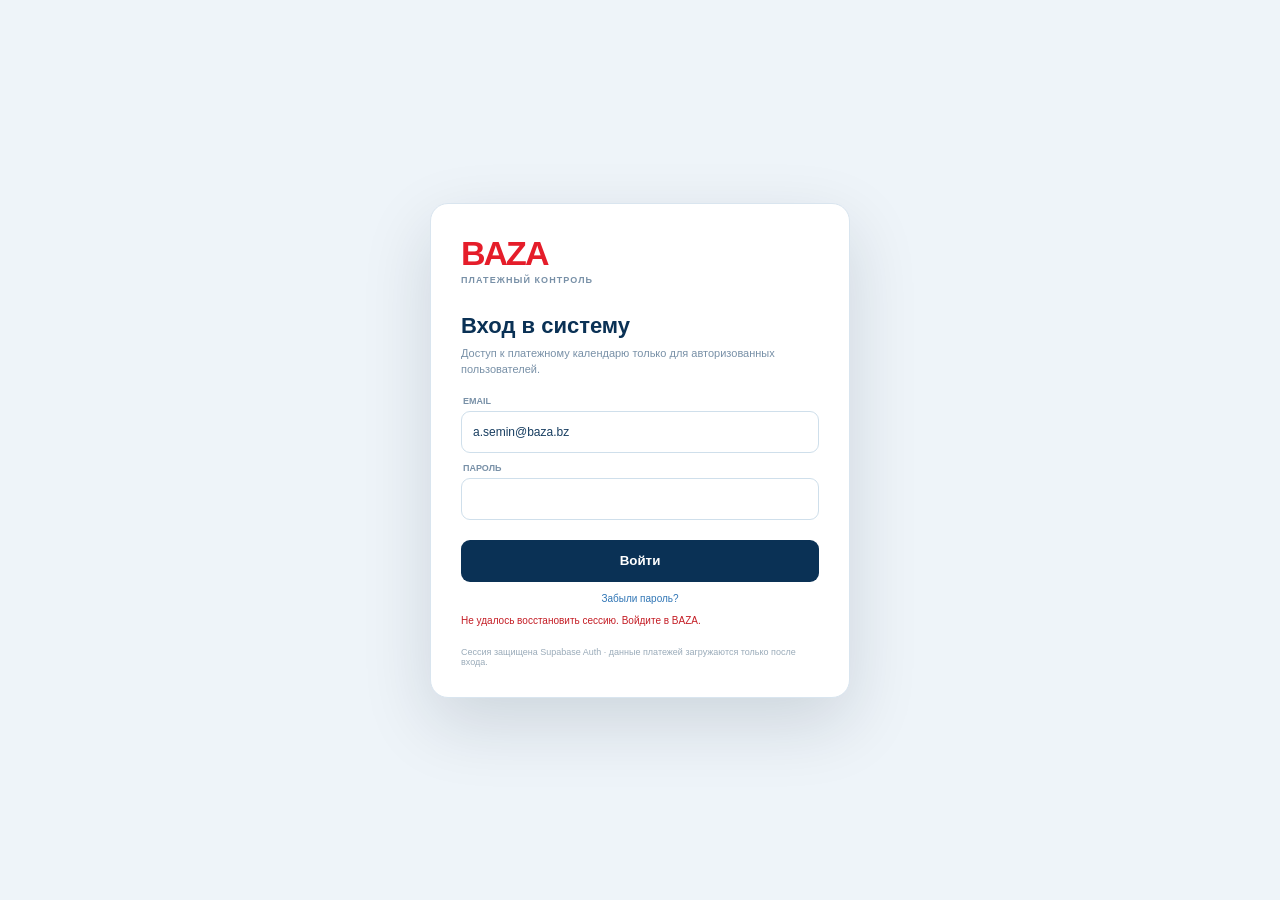
<file: index.html>
<!doctype html>
<html lang="ru">
<head>
<meta charset="utf-8">
<meta name="viewport" content="width=device-width,initial-scale=1">
<title>BAZA · Платежный контроль</title>
<script>window.PAYMENTS = [];</script>
<style>
*{box-sizing:border-box}:root{--bg:#eef4f9;--card:#fff;--ink:#0a3155;--muted:#7890a7;--line:#d9e5ef;--navy:#123b67;--red:#e51d2a;--green:#719d18;--amber:#d49a19}body{margin:0;background:var(--bg);color:var(--ink);font:12px Arial,sans-serif}.page{max-width:1500px;margin:auto;padding:0 24px 44px}.topbar{height:66px;display:flex;align-items:center;border-bottom:1px solid var(--line);background:rgba(255,255,255,.96);position:sticky;top:0;z-index:20}.brand{width:170px}.brand b{font-size:29px;color:var(--red);letter-spacing:-2px}.brand small{display:block;color:var(--red);font-size:8px;font-weight:800;letter-spacing:.1em}.period{flex:1;color:var(--muted);font-weight:700;font-size:10px;letter-spacing:.08em}.nav a{margin-left:18px;color:#5f7890;text-decoration:none;font-size:10px}.hero{padding:28px 0 18px;display:flex;justify-content:space-between;align-items:end}.eyebrow{font-size:9px;letter-spacing:.16em;color:var(--muted);font-weight:800}.hero h1{font-size:30px;margin:7px 0}.hero p{margin:0;color:var(--muted)}.reset{border:1px solid #cbdbe8;background:#fff;color:#49667f;border-radius:8px;padding:9px 13px;cursor:pointer}.cards{display:grid;grid-template-columns:1.3fr 1fr 1fr 1fr;gap:12px}.metric{background:var(--card);border:1px solid var(--line);border-radius:12px;padding:17px 18px;min-height:100px}.metric label{font-size:9px;color:var(--muted);font-weight:800;letter-spacing:.12em}.metric strong{display:block;font-size:25px;margin:12px 0 3px}.metric small{font-size:9px;color:#9aabb9}.metric.total{background:var(--ink);color:#fff;border-color:var(--ink)}.metric.total label,.metric.total small{color:#bdd0e1}.metric.own{border-top:3px solid var(--red)}.metric.credit{border-top:3px solid var(--navy)}.filters{display:grid;grid-template-columns:1.4fr 1fr 1fr 1fr 1fr auto;gap:8px;margin:14px 0 18px}.field label{display:block;color:var(--muted);font-size:8px;font-weight:800;text-transform:uppercase;letter-spacing:.08em;margin:0 0 5px 2px}.field input,.field select{width:100%;height:36px;border:1px solid #cfdfeb;border-radius:8px;background:#fff;padding:0 9px;color:#31536f;font-size:11px}.section{margin-top:14px}.section-head{display:flex;justify-content:space-between;align-items:end;margin-bottom:9px}.section-head h2{margin:0;font-size:18px}.section-head span{color:var(--muted);font-size:10px}.kpi-board{display:grid;grid-template-columns:1.45fr .8fr .8fr;gap:12px}.board{background:#fff;border:1px solid var(--line);border-radius:13px;padding:17px}.board-title{display:flex;justify-content:space-between;align-items:start;margin-bottom:15px}.board-title h3{margin:0;font-size:13px}.board-title span{font-size:9px;color:var(--muted)}.source-board{display:flex;align-items:center;gap:22px;min-height:250px}.donut{width:170px;height:170px;border-radius:50%;position:relative;flex:none}.donut:after{content:"";position:absolute;inset:27px;border-radius:50%;background:#fff}.donut-center{position:absolute;inset:0;display:grid;place-items:center;text-align:center;z-index:1;font-weight:800;font-size:18px}.donut-center small{display:block;color:var(--muted);font-size:8px;font-weight:500}.legend{flex:1}.legend-row{display:flex;align-items:center;gap:8px;margin:12px 0}.dot{width:8px;height:8px;border-radius:50%;flex:none}.dot.credit{background:var(--navy)}.dot.own{background:var(--red)}.legend-row b{margin-left:auto;font-size:11px}.legend-row span{font-size:10px;color:#5f7890}.rank-wrap{min-height:250px}.rank-row{display:grid;grid-template-columns:145px 1fr 100px;gap:12px;align-items:center;margin:14px 0}.rank-name{font-size:10px;white-space:nowrap;overflow:hidden;text-overflow:ellipsis}.track{height:8px;background:#eaf0f5;border-radius:8px;overflow:hidden}.track i{display:block;height:100%;border-radius:8px;background:var(--navy)}.rank-value{text-align:right;font-size:10px;font-weight:800}.entity-board{margin-top:12px}.entity-list{display:grid;grid-template-columns:1fr 1fr;column-gap:34px}.entity-row{display:grid;grid-template-columns:170px 1fr 105px;gap:12px;align-items:center;padding:9px 0;border-bottom:1px solid #edf2f6}.entity-row .track i{background:var(--red)}.status-strip{display:flex;justify-content:space-between;align-items:center;background:#fff;border:1px solid var(--line);border-radius:12px;padding:12px 15px;margin-top:12px}.status-strip b{font-size:11px}.status-strip small{color:var(--muted);font-size:9px;margin-left:7px}.counts{display:flex;gap:18px}.count{cursor:pointer;font-size:10px;color:#607991}.count i{display:inline-block;width:7px;height:7px;border-radius:50%;margin-right:5px}.count.approved i{background:var(--green)}.count.rejected i{background:var(--red)}.count.pending i{background:var(--amber)}.count b{color:var(--ink);margin-left:2px}.registry{margin-top:26px}.registry-head{display:flex;justify-content:space-between;align-items:end;margin-bottom:10px}.registry-head h2{font-size:23px;margin:4px 0 0}.registry-head span{font-size:10px;color:var(--muted)}.registry-tools{display:flex;gap:8px;margin-bottom:8px}.registry-tools input,.registry-tools select{height:36px;border:1px solid #cfdfeb;border-radius:8px;background:#fff;padding:0 9px;color:#31536f;font-size:11px}.registry-tools input{width:360px}.table-card{background:#fff;border:1px solid var(--line);border-radius:12px;overflow:hidden}.table-wrap{overflow:auto;max-height:650px}table{width:100%;border-collapse:collapse;table-layout:fixed;font-size:10px}th{position:sticky;top:0;background:#f7fafc;z-index:3;color:#6d87a0;text-transform:uppercase;letter-spacing:.07em;font-size:8px;text-align:left;padding:8px 7px;border-bottom:1px solid var(--line)}th:nth-child(1){width:14%}th:nth-child(2){width:12%}th:nth-child(3){width:11%}th:nth-child(4){width:11%}th:nth-child(5){width:13%}th:nth-child(6){width:8%}th:nth-child(7){width:8%}th:nth-child(8){width:13%}th:nth-child(9){width:10%}td{padding:8px 7px;border-bottom:1px solid #edf2f6;overflow:hidden;text-overflow:ellipsis;white-space:nowrap}tr:hover{background:#f8fbfd}.counterparty{font-weight:700;color:#173d60}.num{text-align:right;font-variant-numeric:tabular-nums}.badge{display:inline-block;padding:3px 6px;border-radius:99px;font-size:8px;font-weight:800}.badge.credit{background:#e8f0f9;color:var(--navy)}.badge.own{background:#fff0f1;color:#c51d28}.status-actions{display:flex;gap:4px;align-items:center}.pill{padding:4px 6px;border-radius:99px;font-size:8px;font-weight:800}.pill.pending{background:#fff7e5;color:#8a6500}.pill.approved{background:#f0f7e8;color:#557e00}.pill.rejected{background:#fff0f1;color:#c41d25}.status-actions button{border:1px solid #cbd9e4;background:#fff;border-radius:6px;padding:4px 6px;font-size:9px;cursor:pointer}.status-actions .approve{color:#557e00}.status-actions .reject{color:#c41d25}.status-actions .active.approve{background:#f0f7e8}.status-actions .active.reject{background:#fff0f1}.column-filter{width:100%;height:24px;margin-top:5px;border:1px solid #cfdfeb;border-radius:5px;background:#fff;color:#45637d;font-size:8px}.comment-view{display:flex;gap:5px;align-items:center}.comment-text{overflow:hidden;text-overflow:ellipsis}.comment-add{border:0;background:none;color:#2f75b5;font-size:9px;cursor:pointer;padding:0}.modal.hidden{display:none}.modal{position:fixed;inset:0;z-index:50;display:grid;place-items:center}.backdrop{position:absolute;inset:0;background:#05203999}.modal-card{position:relative;background:#fff;width:min(650px,calc(100vw - 26px));max-height:calc(100vh - 30px);overflow:auto;border-radius:15px;padding:22px;box-shadow:0 25px 70px #001a3333}.close{position:absolute;right:12px;top:8px;border:0;background:none;font-size:24px;color:#899bad;cursor:pointer}.modal-card h2{margin:5px 0;font-size:20px}.amount{font-size:25px;font-weight:800;margin:8px 0}.details{display:grid;grid-template-columns:1fr 1fr;border-top:1px solid var(--line);margin-top:10px}.detail{padding:9px 0;border-bottom:1px solid var(--line)}.detail:nth-child(even){padding-left:12px;border-left:1px solid var(--line)}.detail label{display:block;color:var(--muted);font-size:8px;text-transform:uppercase;margin-bottom:3px}.comment{margin-top:14px}.comment label{display:block;color:var(--muted);font-size:8px;text-transform:uppercase;margin-bottom:5px}.comment textarea{width:100%;min-height:70px;border:1px solid #cfdfeb;border-radius:8px;padding:8px;font-size:10px}.modal-actions{display:flex;gap:7px;margin-top:12px}.modal-actions button{border:1px solid #cbd9e4;background:#fff;border-radius:7px;padding:8px 11px;font-size:10px;font-weight:700;cursor:pointer}.modal-actions .approve{background:#f0f7e8;color:#557e00}.modal-actions .reject{background:#fff0f1;color:#c41d25}@media(max-width:1050px){.cards{grid-template-columns:1fr 1fr}.filters{grid-template-columns:1fr 1fr 1fr}.kpi-board{grid-template-columns:1fr}.entity-list{grid-template-columns:1fr}.source-board{justify-content:center}.table-wrap{overflow:auto}table{min-width:1050px}}@media(max-width:700px){.page{padding:0 12px 30px}.nav{display:none}.period{font-size:9px}.hero{display:block}.hero .reset{margin-top:12px}.cards{grid-template-columns:1fr}.filters{grid-template-columns:1fr 1fr}.counts{gap:9px;flex-wrap:wrap}.status-strip{display:block}.counts{margin-top:8px}.source-board{display:block}.donut{margin:auto}.legend{margin-top:10px}.registry-tools{display:block}.registry-tools input,.registry-tools select{width:100%;margin-bottom:6px}.rank-row,.entity-row{grid-template-columns:110px 1fr 80px}}

/* BAZA_CROSSFILTER */
.dashboard-clickable{color:inherit;cursor:pointer;font-family:inherit;border:1px solid transparent;border-radius:7px;background:transparent;text-align:left;transition:background .15s,border-color .15s}
button.rank-row.dashboard-clickable{width:100%;padding:7px 6px;margin:6px 0}
.dashboard-clickable:hover{background:#eef5fc}
.dashboard-clickable:focus-visible{outline:2px solid #347fb8;outline-offset:2px}
.dashboard-clickable.selected{background:#e5f1fc;border-color:#9ac0de}
button.legend-row.dashboard-clickable{width:100%;padding:9px 7px;margin:3px 0}
button.legend-row.dashboard-clickable span{text-align:left}
.metric[data-dash-field]{cursor:pointer}
.metric[data-dash-field]:hover{box-shadow:0 0 0 2px #a6c8e8}
.metric[data-dash-field].selected{outline:2px solid #2773b4;outline-offset:2px}
.donut{cursor:crosshair}
.active-filters{display:flex;flex-wrap:wrap;align-items:center;gap:7px;margin:10px 0 13px}
.active-filters:empty{display:none}
.active-filters-label{font-size:10px;color:var(--muted);font-weight:800}
.active-filter-chip{border:1px solid #a5c6e3;background:#e8f3fc;color:#123d64;border-radius:15px;padding:6px 10px;font-size:10px;font-family:inherit;cursor:pointer}
.active-filter-chip:hover{background:#d6e9f8}
.active-filters-clear{border:0;background:transparent;color:#2d6c9b;font-size:10px;font-family:inherit;cursor:pointer;text-decoration:underline}
.count.selected{background:#e3f0fc;outline:1px solid #90b9de;border-radius:6px;padding:5px}
@media(max-width:700px){button.rank-row.dashboard-clickable{grid-template-columns:100px minmax(50px,1fr) 85px;gap:6px}}
[hidden]{display:none!important}.role-viewer .approve,.role-viewer .reject,.role-viewer .comment-add,.role-viewer .modal-actions{display:none!important}



/* BAZA_COMPACT_SOURCE_BARS */
.source-split-caption{display:none!important}
.split-track{height:10px}
.project-item-track.split-track{height:9px}

/* BAZA_SOURCE_SPLIT_V1 */
.split-track{display:flex!important;align-items:stretch;overflow:hidden;gap:0;background:#e8eff5}
.split-track i{display:block;height:100%;flex:0 0 auto;border-radius:0!important}
.split-track .split-credit{background:var(--navy)!important}
.split-track .split-own{background:var(--red)!important}
.source-split-caption{display:flex;gap:5px 15px;align-items:center;flex-wrap:wrap;color:#67829b;font-size:9px;line-height:1.5}
.source-split-caption>span{white-space:nowrap}
.source-dot{display:inline-block;width:7px;height:7px;border-radius:2px;margin-right:5px}
.source-dot.blue{background:var(--navy)}.source-dot.red{background:var(--red)}
.project-item .source-split-caption{margin:0 0 6px}
.split-rank .split-rank-middle{min-width:0;display:flex;flex-direction:column;gap:5px}
button.rank-row.split-rank{grid-template-columns:minmax(90px,170px) minmax(0,1fr) 105px;align-items:center}
.split-rank .source-split-caption{font-size:8px}
@media(max-width:700px){button.rank-row.split-rank{grid-template-columns:minmax(75px,95px) minmax(0,1fr) 83px;gap:7px}.split-rank .source-split-caption{font-size:7px}}

/* BAZA_PROJECT_BREAKDOWN_V1 */
.project-board{margin-top:12px}
.project-board .board-title{align-items:center;gap:20px}
.project-board .board-title h3{margin:0 0 3px}
.project-board .board-title span{color:var(--muted);font-size:10px;line-height:1.5}
#projectSummary{text-align:right;white-space:nowrap;font-size:10px;color:var(--muted)}
.project-rank{display:grid;grid-template-columns:repeat(2,minmax(0,1fr));gap:10px 14px}
button.project-item.dashboard-clickable{width:100%;min-width:0;display:block;padding:12px 14px;background:#f8fbfe;border:1px solid #e1ebf4;border-radius:9px;text-align:left}
button.project-item.dashboard-clickable:hover{background:#edf5fc;border-color:#aecae0}
button.project-item.dashboard-clickable.selected{background:#e3f0fc;border-color:#7caed5}
.project-item-head{display:flex;align-items:baseline;justify-content:space-between;gap:10px;min-width:0}
.project-item-name{font-size:12px;font-weight:700;overflow:hidden;text-overflow:ellipsis;white-space:nowrap;min-width:0}
.project-item-sum{font-size:12px;font-weight:800;white-space:nowrap}
.project-item-track{display:block;margin:9px 0 6px;height:7px;background:#e5edf4;border-radius:7px;overflow:hidden}
.project-item-track i{display:block;height:100%;background:var(--navy);border-radius:7px}
.project-item-footer{display:flex;align-items:center;justify-content:space-between;gap:8px;color:var(--muted);font-size:9px}
.project-item-footer span:last-child{white-space:nowrap}
@media(max-width:900px){.project-rank{grid-template-columns:1fr}.project-board .board-title{align-items:flex-start;flex-direction:column;gap:5px}#projectSummary{text-align:left}}


/* BAZA_NAV_VISIBILITY_V2 */
.page > header.topbar {
  background:#0d3054!important;
  color:#fff!important;
  border:1px solid #244968!important;
  border-top:0!important;
  box-shadow:0 7px 19px rgba(9,34,58,.3)!important;
  min-height:78px;
}
.page > header.topbar .nav {
  display:flex!important;
  background:#20496e;
  padding:6px;
  gap:5px;
  border-radius:11px;
  flex-wrap:nowrap;
}
.page > header.topbar .nav a {
  color:#fff!important;
  background:#20496e!important;
  border:1px solid #41688a!important;
  margin:0!important;
  font-size:12px!important;
  font-weight:800!important;
  padding:10px 15px!important;
  border-radius:7px!important;
  opacity:1!important;
}
.page > header.topbar .nav a:hover,
.page > header.topbar .nav a:focus-visible {
  background:#35698e!important;
  box-shadow:0 0 0 2px #80b2d4!important;
}
.page > header.topbar .nav a.active,
.page > header.topbar .nav a[aria-current="page"] {
  color:#0d3054!important;
  background:#fff!important;
  border-color:#fff!important;
  box-shadow:inset 0 -3px 0 #e51d2a!important;
}
.page > header.topbar .nav a[hidden]{display:none!important}
@media(max-width:1100px){
  .page > header.topbar .nav{width:100%;overflow-x:auto}
}
@media(max-width:700px){
  .page > header.topbar .nav a{padding:9px 10px!important;font-size:11px!important}
}

/* BAZA_NAV_VISIBILITY_V1 */
.topbar{
  min-height:76px;height:auto;padding:11px 18px;gap:18px;
  background:#103457;border:1px solid #204d74;border-top:0;
  border-radius:0 0 12px 12px;box-shadow:0 7px 24px rgba(8,36,61,.23);
}
.topbar .brand{flex-shrink:0;min-width:140px}
.topbar .brand b{color:#fff}
.topbar .brand small{color:#fd6672}
.topbar .period{color:#c0d3e5;font-size:10px}
.topbar .nav{display:flex;align-items:center;gap:5px;flex-shrink:0}
.topbar .nav a{
  display:inline-flex;align-items:center;justify-content:center;white-space:nowrap;
  margin:0;padding:11px 13px;min-height:39px;border-radius:8px;
  color:#e0ebf5;font-size:12px;font-weight:700;
  border:1px solid transparent;transition:background .15s,color .15s,box-shadow .15s;
}
.topbar .nav a:hover,.topbar .nav a:focus-visible{background:#28557b;color:#fff;outline:none;border-color:#527797}
.topbar .nav a.active,.topbar .nav a[aria-current="page"]{
  color:#123b67;background:#fff;border-color:#fff;
  box-shadow:inset 0 -3px 0 #e51d2a;
}
.topbar .nav a[hidden]{display:none!important}
@media(max-width:1100px){
  .topbar{flex-wrap:wrap;gap:9px;padding:11px 14px}
  .topbar .period{flex:1}
  .topbar .nav{width:100%;overflow-x:auto;padding-bottom:2px}
}
@media(max-width:700px){
  .topbar .brand{min-width:110px;width:auto}
  .topbar .brand b{font-size:24px}
  .topbar .period{font-size:9px}
  .topbar .nav{display:flex;gap:4px}
  .topbar .nav a{font-size:11px;padding:9px 10px;min-height:36px}
}


/* BAZA_RED_HEADER_V1 */
.page > header.topbar{
  background:#e51d2a!important;
  border-color:#c31826!important;
  box-shadow:0 7px 19px rgba(102,15,27,.22)!important;
}
.page > header.topbar .brand b{color:#fff!important}
.page > header.topbar .brand small{color:#fff!important;opacity:.9}
.page > header.topbar .period{color:#fff!important;opacity:.9}
.page > header.topbar .nav{background:rgba(102,0,15,.20)!important}
.page > header.topbar .nav a{
  color:#fff!important;
  background:rgba(130,0,17,.18)!important;
  border-color:rgba(255,255,255,.38)!important;
}
.page > header.topbar .nav a:hover,
.page > header.topbar .nav a:focus-visible{
  background:rgba(255,255,255,.2)!important;
  box-shadow:0 0 0 2px rgba(255,255,255,.3)!important;
}
.page > header.topbar .nav a.active,
.page > header.topbar .nav a[aria-current="page"]{
  color:#c41628!important;
  background:#fff!important;
  border-color:#fff!important;
  box-shadow:inset 0 -3px 0 #a90d1f!important;
}


/* BAZA_COMPACT_HIDE_EXPLANATIONS_V1 */
/* Keep KPI values and the four numeric cash-reconciliation figures. */
.hero > div > p,
.project-board .board-title > div > span,
#cashBoard > p:first-of-type,
#cashBoard > #cashNote,
.vgo-section .vgo-note,
.cash-reconciliation .cash-recon-note:not(.cash-recon-warning){
  display:none!important;
}


/* BAZA_CALENDAR_FORMED_REVIEW_V1 */
#calendarReviewBanner[hidden],#calendarConfirmDialog[hidden]{display:none!important}
#calendarReviewBanner{display:flex;align-items:center;justify-content:space-between;flex-wrap:wrap;gap:13px;background:#f9fcff;border:1px solid #c8dceb;border-left:4px solid #123b67;border-radius:11px;padding:16px 19px;margin-bottom:16px}
#calendarReviewBanner h2{margin:4px 0 7px;font-size:16px}
#calendarReviewBanner p{margin:0;color:#638098;font-size:11px;line-height:1.7}
.calendar-review-label{font-size:9px;font-weight:900;color:#7891a5;letter-spacing:.09em}
.calendar-review-controls{display:flex;align-items:end;gap:8px;flex-wrap:wrap}
.calendar-review-controls select{height:38px;min-width:172px;padding:7px 9px;background:#fff;border:1px solid #c9dce8;border-radius:8px;color:#173e5c}
.calendar-review-btn{height:38px;border:1px solid #123b67;border-radius:8px;background:#123b67;color:#fff;font-weight:800;font-size:11px;padding:8px 13px;cursor:pointer}
.calendar-review-btn.secondary{background:#fff;color:#305d7c;border-color:#c9dce8}
.calendar-review-btn:disabled{opacity:.5;cursor:wait}
#calendarReviewStatus{display:inline-flex;background:#e6eef6;border:1px solid #c4d7e9;color:#235779;border-radius:20px;padding:3px 9px;font-size:10px;font-weight:800}
#calendarReviewStatus.locked{background:#e8f4ee;border-color:#c6e2d1;color:#286c49}
body.calendar-review-mode:not(.calendar-locked) .status-strip,
body.calendar-review-mode:not(.calendar-locked) .kpi-board>.board:nth-child(3),
body.calendar-review-mode:not(.calendar-locked) #registry thead th:nth-child(9),
body.calendar-review-mode:not(.calendar-locked) #registry thead th:nth-child(10),
body.calendar-review-mode:not(.calendar-locked) #paymentTable td:nth-child(9),
body.calendar-review-mode:not(.calendar-locked) #paymentTable td:nth-child(10),
body.calendar-review-mode #cashBoard,
body.calendar-review-mode:not(.calendar-locked) .modal-actions,
body.calendar-review-mode:not(.calendar-locked) #modalStatus,
body.calendar-review-mode:not(.calendar-locked) .modal-card>.comment,
body.calendar-review-mode a[href="#cashBoard"] {display:none!important}
body.calendar-review-mode:not(.calendar-locked) .kpi-board{grid-template-columns:1.5fr 1fr}
#calendarConfirmDialog{width:min(570px,calc(100vw - 30px));border:1px solid #d3e2ec;border-radius:15px;padding:0;color:#153b59;box-shadow:0 23px 70px #103c5470;font:12px Arial,sans-serif}
#calendarConfirmDialog::backdrop{background:#0e294c80}
#calendarConfirmDialog .calendar-dialog-head{display:flex;align-items:center;justify-content:space-between;background:#f1f7fb;border-bottom:1px solid #d9e6ed;padding:14px 20px}
#calendarConfirmDialog .calendar-dialog-head h2{font-size:17px;margin:0}
#calendarConfirmDialog .calendar-dialog-body{padding:20px}
#calendarConfirmDialog .calendar-dialog-body p{color:#648098;line-height:1.7}
#calendarConfirmDialog label{display:block;font-weight:700;font-size:11px;margin:15px 0 5px}
#calendarConfirmDialog textarea{min-height:75px;width:100%;padding:9px;border:1px solid #d0dfeb;border-radius:8px;font:12px Arial}
#calendarConfirmDialog .check{display:flex;gap:8px;align-items:start;line-height:1.5}
#calendarConfirmDialog .check input{width:18px;height:18px;flex:none}
#calendarConfirmDialog .dialog-actions{display:flex;justify-content:flex-end;gap:9px;margin-top:18px}
@media(max-width:850px){body.calendar-review-mode .kpi-board{grid-template-columns:1fr}#calendarReviewBanner{align-items:start}}


/* BAZA_REGISTRY_MULTISELECT_AND_SUMS_V1 */
#registry .registry-sums{display:flex;align-items:stretch;gap:10px;flex-wrap:wrap;margin:0 0 12px}
#registry .registry-sum{display:flex;gap:4px;flex-direction:column;justify-content:center;min-width:210px;flex:1;background:#fff;border:1px solid #d9e5ef;border-radius:11px;padding:12px 16px}
#registry .registry-sum>span{font-size:9px;letter-spacing:.09em;font-weight:800;color:#7890a7}
#registry .registry-sum strong{font-size:22px;color:#143c61;font-weight:900;letter-spacing:-.5px;font-variant-numeric:tabular-nums;line-height:1.3}
#registry .registry-sum small{font-size:10px;color:#849bb0}
#registry .registry-sum-selected{border-left:4px solid #e51d2a;background:#fffafa}
#registry .registry-sum-selected strong{color:#c81c2b}
#registry .registry-select-help{display:flex;align-items:center;justify-content:center;flex-wrap:wrap;flex-direction:column;gap:6px;min-width:185px;padding:9px 13px;background:#f8fbff;border:1px solid #dbe7f0;border-radius:11px;text-align:center}
#registry .registry-select-help span{font-size:10px;color:#7890a7}
#registry .registry-select-help button{background:white;border:1px solid #ccdaea;border-radius:7px;color:#365c79;padding:8px 12px;font-size:10px;font-weight:800;cursor:pointer}
#registry .registry-select-help button:disabled{opacity:.5;cursor:default}
#registry .registry-select-help button:not(:disabled):hover{background:#eaf1f7}
#registry .registry-bulk-actions{display:flex;gap:6px;flex-wrap:wrap;justify-content:center}
#registry .registry-bulk-actions button{font-weight:800}
#registry .registry-bulk-actions .bulk-approve{color:#28784d;border-color:#bddbc8}
#registry .registry-bulk-actions .bulk-reject{color:#b53d45;border-color:#efc4c7}
#registry .registry-head-actions{display:flex;align-items:center;gap:12px}
#registry #exportRegistryExcel{background:#fff;border:1px solid #ccdaea;border-radius:7px;padding:8px 12px;color:#365c79;font-weight:800}
#registry #exportRegistryExcel:hover{background:#eaf1f7}
.role-viewer .bulk-action{display:none!important}
#registry .registry-checkbox-head,#registry .registry-checkbox-cell{width:38px!important;min-width:38px!important;max-width:38px!important;text-align:center!important;padding:8px 4px!important}
#registry .registry-checkbox-head input,#registry .registry-checkbox-cell input{width:16px;height:16px;accent-color:#e51d2a;cursor:pointer;vertical-align:middle}
#registry #paymentTable tr.registry-row-selected{background:#fff0f1}
#registry #paymentTable tr.registry-row-selected:hover{background:#ffe6e9}
#registry th:nth-child(1){width:38px}
#registry th:nth-child(2){width:14%}
#registry th:nth-child(3){width:12%}
#registry th:nth-child(4){width:11%}
#registry th:nth-child(5){width:11%}
#registry th:nth-child(6){width:13%}
#registry th:nth-child(7){width:8%}
#registry th:nth-child(8){width:8%}
#registry th:nth-child(9){width:13%}
#registry th:nth-child(10){width:10%}
@media(max-width:650px){#registry .registry-sum{min-width:155px}#registry .registry-sum strong{font-size:18px}#registry .registry-select-help{flex-basis:100%}}


/* Shared BAZA red navigation header */
.topbar{min-height:72px;height:auto;max-width:1500px;margin:0 auto;display:flex;align-items:center;gap:12px;padding:10px 18px;background:#e51d2a!important;color:#fff;position:sticky;top:0;z-index:50;border-radius:0 0 12px 12px;box-shadow:0 7px 22px #66101b30;border-bottom:0}
.topbar .brand{flex:none;width:auto;min-width:150px;color:#fff;text-decoration:none}
.topbar .brand b{display:block;color:#fff!important;font-size:27px;line-height:1;letter-spacing:-1.6px}
.topbar .brand small{display:block;color:#fff!important;font-size:8px;font-weight:900;letter-spacing:.1em;margin-top:5px}
.topbar .period{flex:1;min-width:145px;color:#fff!important;opacity:.94;font-size:10px;font-weight:800;letter-spacing:.08em}
.topbar .nav{display:flex;align-items:center;gap:5px;padding:6px;border-radius:10px;background:#82001126;overflow-x:auto;scrollbar-width:thin;flex:0 1 auto}
.topbar .nav a{display:inline-flex;align-items:center;justify-content:center;white-space:nowrap;padding:9px 11px;border:1px solid #ffffff70;border-radius:8px;background:transparent;color:#fff!important;text-decoration:none;font-size:10px;font-weight:800;margin:0}
.topbar .nav a:hover{background:#ffffff20}
.topbar .nav a.active,.topbar .nav a[aria-current="page"]{background:#fff!important;color:#c81323!important;border-color:#fff;box-shadow:inset 0 -3px 0 #c81323}
.topbar .user-tools{display:flex;align-items:center;gap:8px;color:#fff;font-size:9px;white-space:nowrap}
.topbar .user-tools button{background:#fff;color:#123b67;border:0;border-radius:6px;padding:7px 9px;cursor:pointer}
@media(max-width:1240px){.topbar{flex-wrap:wrap}.topbar .period{order:2}.topbar .nav{order:3;flex:1 0 100%;max-width:100%}.topbar .user-tools{margin-left:auto}}
@media(max-width:560px){.topbar{padding:9px 10px;gap:8px}.topbar .brand{min-width:118px}.topbar .period{min-width:0;font-size:8px}.topbar .nav{width:100%}.topbar .nav a{padding:8px 9px;font-size:9px}}
</style>
<link rel="stylesheet" href="group-cash-main.css?v=1">
</head>
<body>
<div class="page">
<header class="topbar"><a href="index.html#dashboard" class="brand" aria-label="BAZA, платёжный контроль"><b>BAZA</b><small>ПЛАТЁЖНЫЙ КОНТРОЛЬ</small></a><div class="period">ФИНАНСОВЫЙ КОНТРОЛЬ · ПЛАТЁЖНЫЙ КАЛЕНДАРЬ</div><nav class="nav"><a href="index.html#dashboard" class="active" aria-current="page">Дашборд</a><a href="calendar.html">Формирование ПК</a><a href="plan-fact.html">План / факт</a><a id="adminUsersLink" href="users.html" hidden>Пользователи</a></nav></header>
<section class="hero" id="dashboard"><div><div class="eyebrow">EXECUTIVE VIEW</div><h1>Платежный контроль</h1><p>Куда уходят деньги, за счёт какого источника и какие платежи требуют решения.</p></div><button class="reset" id="reset">Сбросить фильтры</button></section>
<section id="calendarReviewBanner" hidden aria-live="polite">
 <div style="flex:1;min-width:235px"><div class="calendar-review-label">НЕДЕЛЬНЫЙ ПЛАТЁЖНЫЙ КАЛЕНДАРЬ</div>
 <h2><span id="calendarReviewWeek">—</span> <span id="calendarReviewStatus">—</span></h2>
 <p id="calendarReviewNote">Лидеры рассматривают ПК здесь. Согласование происходит вне системы — дополнительных кнопок согласования нет.</p></div>
 <div class="calendar-review-controls">
  <div><div class="calendar-review-label" style="margin-bottom:5px">ПОКАЗЫВАТЬ НЕДЕЛЮ</div><select id="calendarWeekSelect" aria-label="Период сформированного ПК"></select></div>
  <button id="calendarReturnBtn" class="calendar-review-btn secondary" type="button" hidden>Вернуть на доработку</button>
  <button id="calendarLockBtn" class="calendar-review-btn" type="button" hidden>Зафиксировать ПК</button>
 </div>
</section>
<dialog id="calendarConfirmDialog" aria-labelledby="calendarConfirmTitle">
 <div class="calendar-dialog-head"><h2 id="calendarConfirmTitle">Зафиксировать согласованный ПК</h2>
 <button type="button" class="calendar-review-btn secondary" id="calendarConfirmClose" aria-label="Закрыть">×</button></div>
 <form id="calendarConfirmForm" class="calendar-dialog-body">
  <p>Подтверди, что сформированный ПК действительно согласован ФД и уполномоченными руководителями <b>вне BAZA</b>. После фиксации менять эту версию нельзя. Лидерам ничего нажимать не требуется.</p>
  <label for="calendarApprovalNote">Где, когда и кем согласован ПК</label>
  <textarea id="calendarApprovalNote" required minlength="8" placeholder="Например: ФД и руководители, согласование 26.10.2026 в 11:45"></textarea>
  <label class="check"><input id="calendarApprovalConfirm" type="checkbox" required><span>Подтверждаю получение согласований и неизменность версии ПК</span></label>
  <div class="dialog-actions"><button type="button" class="calendar-review-btn secondary" id="calendarConfirmCancel">Отмена</button>
  <button type="submit" class="calendar-review-btn" id="calendarConfirmSubmit">Зафиксировать</button></div>
 </form>
</dialog>
<section class="cards"><div class="metric total"><label>ПЕРЕЧИСЛЕНИЯ ВНЕ ГК</label><strong id="kpiTotal">—</strong><small>по выбранным фильтрам</small></div><div class="metric own" data-dash-field="source" data-dash-value="Собственные" role="button" tabindex="0" aria-label="Фильтр: собственные средства"><label>СОБСТВЕННЫЕ · ВНЕ ГК</label><strong id="kpiOwn">—</strong><small>красный — собственные средства</small></div><div class="metric credit" data-dash-field="source" data-dash-value="Кредит" role="button" tabindex="0" aria-label="Фильтр: кредитные средства"><label>КРЕДИТНЫЕ · ВНЕ ГК</label><strong id="kpiCredit">—</strong><small>синий — кредитные средства</small></div><div class="metric"><label>ДОЛЯ КРЕДИТА</label><strong id="kpiShare">—</strong><small>от общей суммы платежей</small></div></section>

<section class="section"><div class="section-head"><h2>Структура платежей</h2><span id="dashboardTotal">—</span></div><div id="activeFilters" class="active-filters" aria-live="polite"></div><div class="kpi-board"><div class="board"><div class="board-title"><h3>Платежи вне ГК по направлениям</h3><span>ТОП-8</span></div><div id="directionRank" class="rank-wrap"></div></div><div class="board"><div class="board-title"><h3>Источники финансирования</h3><span>структура</span></div><div class="source-board"><div id="sourceDonut" class="donut"></div><div id="sourceLegend" class="legend"></div></div></div><div class="board"><div class="board-title"><h3>Статусы</h3><span>по количеству</span></div><div id="statusBoard" class="rank-wrap"></div></div></div><div class="board project-board">
  <div class="board-title">
    <div>
      <h3>Платежи вне ГК по проектам</h3>
      <span>Показываются только указанные проекты с расходами · совместные платежи — «Несколько проектов» · Инфраструктура и М73 не включены</span>
    </div>
    <span id="projectSummary">—</span>
  </div>
  <div id="projectRank" class="project-rank"></div>
</div>
<div class="board entity-board"><div class="board-title"><h3>Платежи вне ГК по юрлицам</h3><span>рейтинг · по сумме платежей</span></div><div id="entityRank" class="entity-list"></div></div></section>
<section class="status-strip"><div><b>Согласование</b><small>нажмите на статус для фильтрации реестра</small></div><div class="counts"><span class="count approved" data-quick="approved"><i></i>Согласовано <b id="approvedCount">0</b></span><span class="count rejected" data-quick="rejected"><i></i>Не согласовано <b id="rejectedCount">0</b></span><span class="count pending" data-quick="pending"><i></i>Ожидает <b id="pendingCount">0</b></span></div></section>
<section class="registry" id="registry"><div class="registry-head"><div><div class="eyebrow">РЕЕСТР · ТОЛЬКО РАСХОДНЫЕ ОПЕРАЦИИ</div><h2>Платежи к согласованию</h2></div><div class="registry-head-actions"><button type="button" id="exportRegistryExcel" title="Скачать текущий список с учётом фильтров, статусов и комментариев">Скачать Excel</button><span id="rowsCount">—</span></div></div><div class="registry-sums" aria-live="polite">
 <div class="registry-sum registry-sum-filter"><span>СУММА ПО ТЕКУЩИМ ФИЛЬТРАМ</span><strong id="registryFilteredSum">0,00 ₽</strong><small id="registryFilteredCount">0 платежей</small></div>
 <div class="registry-sum registry-sum-selected"><span>СУММА ВЫДЕЛЕННЫХ ПЛАТЕЖЕЙ</span><strong id="registrySelectedSum">0,00 ₽</strong><small id="registrySelectedCount">Выбрано: 0</small></div>
 <div class="registry-select-help"><span>Выбирай строки галочками. Shift + клик — диапазон.</span><div class="registry-bulk-actions"><button type="button" id="registryBulkApprove" class="bulk-action bulk-approve" disabled>✓ Согласовать выбранные</button><button type="button" id="registryBulkReject" class="bulk-action bulk-reject" disabled>✕ Отклонить выбранные</button></div><button type="button" id="registryClearSelection" disabled>Снять выделение</button></div>
</div><div class="table-card"><div class="table-wrap"><table><thead><tr><th class="registry-checkbox-head"><input type="checkbox" id="registrySelectAll" aria-label="Выделить все платежи текущего фильтра" title="Выбрать все показанные платежи"></th><th>Юрлицо<select class="column-filter" data-field="entity"><option value="">Все</option></select></th><th>Контрагент<select class="column-filter" data-field="counterparty"><option value="">Все</option></select></th><th>Направление<select class="column-filter" data-field="direction"><option value="">Все</option></select></th><th>Проект<select class="column-filter" data-field="project"><option value="">Все</option></select></th><th>Подстатья<select class="column-filter" data-field="subcategory"><option value="">Все</option></select></th><th>Источник<select class="column-filter" data-field="source"><option value="">Все</option></select></th><th>Сумма</th><th>Статус / действие<select class="column-filter" data-field="status"><option value="">Все</option><option value="pending">Ожидает</option><option value="approved">Согласован</option><option value="rejected">Не согласован</option></select></th><th>Комментарий</th></tr></thead><tbody id="paymentTable"></tbody></table></div></div></section>
</div>
<div id="modal" class="modal hidden"><div class="backdrop"></div><div class="modal-card"><button class="close" id="modalClose">×</button><div class="eyebrow">КАРТОЧКА ПЛАТЕЖА</div><h2 id="modalCounterparty">—</h2><div id="modalAmount" class="amount">—</div><div id="modalStatus"></div><div id="modalDetails" class="details"></div><div class="comment"><label>Комментарий</label><textarea id="modalComment" placeholder="Причина отказа или дополнительный комментарий…"></textarea></div><div class="modal-actions"><button id="modalApprove" class="approve">✓ Согласовать</button><button id="modalReject" class="reject">✕ Отклонить</button><button id="modalSaveComment">Сохранить комментарий</button></div></div></div>
<script>
const SUPABASE_URL='https://duvdlpzwxtuwbwyggpla.supabase.co',SUPABASE_KEY='sb_publishable_WBg9viktHBpz9lw1Nwqtyw_49Src_lU';
function setConnectionState(ok,text){const el=document.getElementById('supabaseStatus');if(!el)return;el.className='supabase-status '+(ok?'ok':'err');const span=el.querySelector('span:last-child');if(span)span.textContent=text;}
let PAY=[];const money=n=>new Intl.NumberFormat('ru-RU',{maximumFractionDigits:0}).format(Math.round(Number(n)||0))+' ₽';const esc=s=>String(s??'—').replace(/[&<>"']/g,m=>({'&':'&amp;','<':'&lt;','>':'&gt;','"':'&quot;',"'":'&#039;'}[m]));const uniq=f=>[...new Set(PAY.map(x=>x[f]).filter(Boolean))].sort((a,b)=>String(a).localeCompare(String(b),'ru'));
const state={source:'',direction:'',entity:'',search:'',status:'',column:{}};let approvals={},modalPayment=null;
function fill(id,vals){const e=document.getElementById(id);vals.forEach(v=>{const o=document.createElement('option');o.value=v;o.textContent=v;e.appendChild(o)})}['source','direction','entity'].forEach(f=>fill(f+'Filter',uniq(f)));document.querySelectorAll('.column-filter').forEach(s=>{if(s.dataset.field!=='status')fillCol(s,s.dataset.field)});function fillCol(s,f){uniq(f).forEach(v=>{const o=document.createElement('option');o.value=v;o.textContent=v;s.appendChild(o)})}
function getStatus(id){return approvals[id]?.status||'pending'}function getComment(id){return approvals[id]?.comment||''}
async function loadApprovals(){try{const r=await fetch(SUPABASE_URL+'/rest/v1/payment_approvals?select=payment_id,status,comment,approved_by,updated_at',{headers:{apikey:SUPABASE_KEY,Authorization:'Bearer '+SUPABASE_KEY}});if(r.ok){approvals={};(await r.json()).forEach(x=>approvals[x.payment_id]=x)}}catch(e){}render()}
async function saveApproval(id,status,comment=getComment(id)){
  const payment=PAY.find(r=>String(r.id)===String(id));
  if(!payment||!isRegistryOutgoing(payment)){
    alert('Входящие операции не являются платежами на согласование.');
    return;
  }
  if(window.__BAZA_CALENDAR_DRAFT){
    alert('Черновик нельзя согласовывать. Сначала сформируйте ПК.');
    return;
  }
  if(!['admin','approver'].includes(window.__BAZA_AUTH_ROLE||'')){alert('Для согласования платежей необходима роль согласующего или администратора.');return;}
  if(typeof window.approvalHeaders!=='function'){alert('Нет активной сессии. Войдите в систему повторно.');return;}
  const p={payment_id:id,status,comment:comment||null,approved_by:window.__BAZA_AUTH_NAME||'',approved_by_user_id:window.__BAZA_AUTH_USER_ID||null,updated_at:new Date().toISOString()};
  try{
    const res=await window.BazaSession.fetch(SUPABASE_URL+'/rest/v1/payment_approvals?on_conflict=payment_id',{
      method:'POST',headers:window.approvalHeaders({Prefer:'resolution=merge-duplicates,return=representation'}),body:JSON.stringify(p)
    });
    if(!res.ok){const err=await res.json().catch(()=>({}));throw new Error('Не удалось сохранить согласование: '+(err.message||'HTTP '+res.status));}
    const saved=await res.json();
    approvals[id]=saved[0]||p;
    render();
    // Inline approval must never reopen a payment card that was closed earlier.
    // Refresh only the card currently visible for this exact payment.
    if(modalPayment&&!modal.classList.contains('hidden')&&String(modalPayment.id)===String(id)){
      openModal(modalPayment);
    }
  }catch(e){alert(e.message||'Ошибка сохранения. Попробуйте ещё раз.');}
}
/* BAZA_PROJECT_ACTUAL_NAMES_V1: one project group for every outgoing payment. */
const UNASSIGNED_PROJECT='__BAZA_UNASSIGNED_PROJECT__';
const MULTI_PROJECT_KEY='__BAZA_MULTI_PROJECT__';
function classifyProject(raw){
  const name=String(raw??'').trim();
  if(!name)return null;
  if(name.split(/[,;]/).map(p=>p.trim()).filter(Boolean).length>1)return MULTI_PROJECT_KEY;
  // Preserve actual project names from the payment, including М73 and Инфраструктура.
  return name;
}
const projectGroupKey=raw=>classifyProject(raw)||UNASSIGNED_PROJECT;
const PROJECT_DISPLAY_NAME=key=>key===MULTI_PROJECT_KEY?'Несколько проектов':key===UNASSIGNED_PROJECT?'Без проекта':key;

function matches(r){if(state.source&&r.source!==state.source||state.direction&&r.direction!==state.direction||state.entity&&r.entity!==state.entity||state.status&&getStatus(r.id)!==state.status)return false;if(state.search&&![r.counterparty,r.entity,r.direction,r.project,r.subcategory,r.source].join(' ').toLowerCase().includes(state.search.toLowerCase()))return false;for(const[f,v]of Object.entries(state.column)){if(!v)continue;if(f==='project'){
  if(v===UNASSIGNED_PROJECT){if(String(r.project??'').trim())return false;continue;}
  if(v===MULTI_PROJECT_KEY){if(projectGroupKey(r.project)!==MULTI_PROJECT_KEY)return false;continue;}
  // Ordinary project filters match actual project names, even if not on a preset list.
  if(String(r.project??'').trim()!==v)return false;
  continue;
}
if((f==='project'?String(r.project??'').trim():String(r[f]??''))!==v)return false;}return true}window.__BAZA_MATCH_PAYMENTS=matches;
/* BAZA_REGISTRY_OUTGOING_ONLY_V1: receipts are not payment requests to approve.
   isNonExpense comes from payments.is_non_expense, not from a text label.
   IMPORTANT: do not exclude a payment merely because its subcategory
   contains "Поступления от продаж" — such rows can be outgoing fees. */
function isRegistryIncome(r){
 if(r.isNonExpense===true||r.isReceipt===true||r.isIncome===true)return true;
 const flow=String(r.flowDirection||r.flow_direction||r.cashflowDirection||r.cashflow_direction||'').trim().toLowerCase();
 if(['in','income','receipt','incoming','приход','поступление'].includes(flow))return true;
 const movement=String(r.direction||r.flow_type||'').trim().toLowerCase();
 return /^(выгрузка кредитных средств|зачисление кредитных средств|получение кредитных средств)$/.test(movement);
}
/* BAZA_LEGACY_19OCT_PHANTOM_VGO_V1:
   The 16 762 520 ₽ transfer is only in the workbook's full "Реестр",
   represented by a mirrored VGO pair, but was not part of the weekly
   19–25 Oct approval list. Preserve historical records for audit and
   VGO analysis, never present either mirrored line for approval. */
const NON_APPROVABLE_HISTORICAL_PAYMENT_IDS=new Set([
 "127-16762520.0-ООО СЗ База-Куйбышева-ООО \"БАЗА\"",
 "16-16762520.0-ООО \"БАЗА\"-ООО СЗ База-Куйбышева"
]);
function isRegistryOutgoing(r){
 return !isRegistryIncome(r)&&!NON_APPROVABLE_HISTORICAL_PAYMENT_IDS.has(String(r.id));
}
window.__BAZA_REGISTRY_OUTGOING=isRegistryOutgoing;
function rows(){return PAY.filter(r=>isRegistryOutgoing(r)&&matches(r))}
function agg(rs,f){const m={};rs.forEach(r=>m[r[f]]=(m[r[f]]||0)+Number(r.amount||0));return Object.entries(m).sort((a,b)=>b[1]-a[1])}
/* BAZA_CASH_PERIMETER_V1: М73 and PlayEstate are OUTSIDE the BAZA group. */
const isOutsideGroupPayee=name=>{
  const normalized=String(name||'').toLocaleLowerCase('ru-RU').replace(/[«»"'\s.\-–—]/g,'');
  return normalized==='м73'||normalized==='m73'||normalized.startsWith('плейэстейт')||normalized.startsWith('playestate');
};
function isExternalCashPayment(r){
  // Incoming bank disbursements and mirrored receipts are not payments.
  // Ordinary outward transfers are counted once; internal transfers count only
  // when their recipient is explicitly outside the consolidated group.
  return !r.isNonExpense && (!r.isInternal || isOutsideGroupPayee(r.counterparty));
}
window.__BAZA_IS_EXTERNAL_CASH_PAYMENT=isExternalCashPayment;
function expenseRows(){return PAY.filter(r=>matches(r)&&isExternalCashPayment(r));}
function renderKpi(){const rs=expenseRows(),t=rs.reduce((s,r)=>s+r.amount,0),o=rs.filter(r=>r.source==='Собственные').reduce((s,r)=>s+r.amount,0),c=rs.filter(r=>r.source==='Кредит').reduce((s,r)=>s+r.amount,0);kpiTotal.textContent=money(t);kpiOwn.textContent=money(o);kpiCredit.textContent=money(c);kpiShare.textContent=(t?c/t*100:0).toFixed(1)+'%';dashboardTotal.textContent=money(t)}
function sourceAmounts(rs){let credit=0,own=0;for(const r of rs){if(r.source==='Кредит')credit+=Number(r.amount||0);else if(r.source==='Собственные')own+=Number(r.amount||0);}return {credit,own,total:credit+own};}
function sourceBar(v,max){const denom=Math.max(max,1);return '<span class="track split-track" aria-label="Кредит '+money(v.credit)+', собственные '+money(v.own)+'"><i class="split-credit" style="width:'+Math.max(0,100*v.credit/denom)+'%"></i><i class="split-own" style="width:'+Math.max(0,100*v.own/denom)+'%"></i></span>';}
function sourceCaption(v){return '<span class="source-split-caption"><span><i class="source-dot blue"></i>Кредит: '+money(v.credit)+'</span><span><i class="source-dot red"></i>Собственные: '+money(v.own)+'</span></span>';}
function renderRank(id,items,field,red=false){
  const rs=expenseRows(),groups=new Map();
  for(const r of rs){
    const key=String(r[field]??'');
    if(!groups.has(key))groups.set(key,[]);
    groups.get(key).push(r);
  }
  const max=Math.max(1,...items.map(x=>Number(x[1])||0));
  document.getElementById(id).innerHTML=items.slice(0,10).map(x=>{
    const v=sourceAmounts(groups.get(String(x[0]))||[]);
    const selected=state.column[field]===x[0];
    return '<button type="button" class="rank-row dashboard-clickable split-rank'+(selected?' selected':'')+'" data-dash-field="'+esc(field)+'" data-dash-value="'+esc(x[0])+'" aria-pressed="'+selected+'" title="Кредит: '+money(v.credit)+' · Собственные: '+money(v.own)+'">'+
      '<span class="rank-name" title="'+esc(x[0])+'">'+esc(x[0])+'</span>'+
      '<span class="split-rank-middle">'+sourceBar(v,max)+sourceCaption(v)+'</span>'+
      '<span class="rank-value">'+money(x[1])+'</span></button>';
  }).join('')||'<span style="color:var(--muted)">Нет данных</span>';
}
function renderProjectRank(rs){
  const totals=new Map();
  for(const r of rs){
    const key=projectGroupKey(r.project);
    const entry=totals.get(key)||{sum:0,count:0,credit:0,own:0};
    entry.sum+=Number(r.amount||0);
    entry.count++;
    if(r.source==='Кредит')entry.credit+=Number(r.amount||0);
    else if(r.source==='Собственные')entry.own+=Number(r.amount||0);
    totals.set(key,entry);
  }
  const projects=[...totals].map(([value,data])=>({value,name:PROJECT_DISPLAY_NAME(value),amount:data.sum,count:data.count,credit:data.credit,own:data.own})).sort((a,b)=>b.amount-a.amount||a.name.localeCompare(b.name,'ru'));
  const total=projects.reduce((acc,p)=>acc+p.amount,0);
  const max=projects[0]?.amount||1;
  document.getElementById('projectSummary').textContent=projects.length+' категорий · '+money(total);
  const formatPct=new Intl.NumberFormat('ru-RU',{maximumFractionDigits:1});
  document.getElementById('projectRank').innerHTML=projects.map(p=>{
    const selected=state.column.project===p.value;
    const pct=total?p.amount/total*100:0;
    return '<button type="button" class="project-item dashboard-clickable'+(selected?' selected':'')+
      '" data-dash-field="project" data-dash-value="'+esc(p.value)+'" aria-pressed="'+selected+
      '" title="'+esc(p.name)+': '+money(p.amount)+'. Кредит: '+money(p.credit)+'. Собственные: '+money(p.own)+'">'+
      '<span class="project-item-head"><span class="project-item-name">'+esc(p.name)+
      '</span><span class="project-item-sum">'+money(p.amount)+'</span></span>'+
      '<span class="project-item-track split-track">'+
        '<i class="split-credit" style="width:'+Math.max(0,Math.min(100,p.credit/max*100))+'%"></i>'+
        '<i class="split-own" style="width:'+Math.max(0,Math.min(100,p.own/max*100))+'%"></i></span>'+
      sourceCaption(p)+
      '<span class="project-item-footer"><span>'+formatPct.format(pct)+'% от всех отобранных платежей</span><span>'+p.count+' платежей</span></span></button>';
  }).join('')||'<span style="color:var(--muted);font-size:11px">Нет расходов по указанным проектам при текущих фильтрах</span>';
}
function renderDash(){
  const rs=expenseRows(),sources=agg(rs,'source'),dirs=agg(rs,'direction'),ents=agg(rs,'entity');
  const t=rs.reduce((total,r)=>total+Number(r.amount||0),0);
  const credit=(sources.find(x=>x[0]==='Кредит')||['',0])[1];
  const own=(sources.find(x=>x[0]==='Собственные')||['',0])[1];
  const pct=t?credit/t*100:0;
  window.__BAZA_SOURCE_PCT=pct;
  const donut=document.getElementById('sourceDonut');
  donut.style.background=t?'conic-gradient(var(--navy) 0 '+pct+'%,var(--red) '+pct+'% 100%)':'#eaf0f5';
  donut.title='Нажмите на цветной сектор для фильтрации по источнику';
  donut.innerHTML='<div class="donut-center">'+pct.toFixed(0)+'%<small>кредит</small></div>';
  document.getElementById('sourceLegend').innerHTML=[
    ['Кредитные','Кредит',credit,'credit'],
    ['Собственные','Собственные',own,'own']
  ].map(item=>{
    const selected=state.column.source===item[1];
    return '<button type="button" class="legend-row dashboard-clickable'+(selected?' selected':'')+'" data-dash-field="source" data-dash-value="'+esc(item[1])+'" aria-pressed="'+selected+'">'+
      '<i class="dot '+item[3]+'"></i><span>'+item[0]+'</span><b>'+money(item[2])+'</b></button>';
  }).join('');
  renderRank('directionRank',dirs,'direction');
  renderProjectRank(rs);
  renderRank('entityRank',ents,'entity',true);
  const counts={approved:0,rejected:0,pending:0};
  rows().forEach(r=>{const st=getStatus(r.id);if(Object.prototype.hasOwnProperty.call(counts,st))counts[st]++});
  const max=Math.max(...Object.values(counts),1);
  document.getElementById('statusBoard').innerHTML=[
    ['Согласовано','approved','var(--green)'],
    ['Не согласовано','rejected','var(--red)'],
    ['Ожидает','pending','var(--amber)']
  ].map(([label,key,color])=>{
    const selected=state.status===key;
    return '<button type="button" class="rank-row dashboard-clickable'+(selected?' selected':'')+'" data-dash-field="status" data-dash-value="'+key+'" aria-pressed="'+selected+'">'+
      '<span class="rank-name">'+label+'</span><span class="track"><i style="width:'+(counts[key]/max*100)+'%;background:'+color+'"></i></span>'+
      '<span class="rank-value">'+counts[key]+'</span></button>';
  }).join('');
}
/* Multi-selection and filtered totals are based on the same rows() as the registry. */
const registrySelectedIds=new Set();
let registryVisibleRows=[],registryLastAnchor=-1;
const registryExactMoneyCents=cents=>new Intl.NumberFormat('ru-RU',{minimumFractionDigits:2,maximumFractionDigits:2}).format(cents/100)+' ₽';
const registryCents=rs=>rs.reduce((sum,r)=>sum+Math.round((Number(r.amount)||0)*100),0);
function updateRegistrySums(){
 const visibleIds=new Set(registryVisibleRows.map(r=>String(r.id)));
 for(const id of registrySelectedIds){if(!visibleIds.has(id))registrySelectedIds.delete(id)}
 const selectedRows=registryVisibleRows.filter(r=>registrySelectedIds.has(String(r.id)));
 document.getElementById('registryFilteredSum').textContent=registryExactMoneyCents(registryCents(registryVisibleRows));
 document.getElementById('registryFilteredCount').textContent=registryVisibleRows.length+' платежей по фильтру';
 document.getElementById('registrySelectedSum').textContent=registryExactMoneyCents(registryCents(selectedRows));
 document.getElementById('registrySelectedCount').textContent='Выбрано: '+selectedRows.length;
 document.getElementById('registryClearSelection').disabled=selectedRows.length===0;
 document.getElementById('registryBulkApprove').disabled=selectedRows.length===0;
 document.getElementById('registryBulkReject').disabled=selectedRows.length===0;
 const master=document.getElementById('registrySelectAll');
 master.disabled=registryVisibleRows.length===0;
 master.checked=registryVisibleRows.length>0&&selectedRows.length===registryVisibleRows.length;
 master.indeterminate=selectedRows.length>0&&selectedRows.length<registryVisibleRows.length;
 document.querySelectorAll('#paymentTable input[data-registry-select]').forEach(box=>{
  const r=registryVisibleRows[Number(box.dataset.registrySelect)];
  const marked=!!r&&registrySelectedIds.has(String(r.id));
  box.checked=marked;
  box.closest('tr')?.classList.toggle('registry-row-selected',marked);
 });
}
function renderTable(){
 const rs=rows();
 registryVisibleRows=rs;
 const visibleIds=new Set(rs.map(r=>String(r.id)));
 for(const id of registrySelectedIds)if(!visibleIds.has(id))registrySelectedIds.delete(id);
 registryLastAnchor=-1;
 paymentTable.innerHTML=rs.map((r,i)=>{
  const s=getStatus(r.id),c=getComment(r.id),selected=registrySelectedIds.has(String(r.id));
  const checkbox='<td class="registry-checkbox-cell"><input type="checkbox" data-registry-select="'+i+'" '+(selected?'checked':'')+' aria-label="Выбрать платёж '+esc(r.counterparty)+' на '+esc(String(r.amount))+' рублей"></td>';
  const details='<td class="counterparty" title="'+esc(r.entity)+'">'+esc(r.entity)+'</td><td title="'+esc(r.counterparty)+'">'+esc(r.counterparty)+'</td>'+
   '<td>'+esc(r.direction)+'</td><td>'+esc(r.project)+'</td><td>'+esc(r.subcategory)+'</td>'+
   '<td><span class="badge '+(r.source==='Кредит'?'credit':'own')+'">'+esc(r.source)+'</span></td><td class="num"><b>'+money(r.amount)+'</b></td>';
  const status='<td><div class="status-actions"><span class="pill '+s+'">'+(s==='approved'?'Согласован':s==='rejected'?'Не согласован':'Ожидает')+'</span>'+
   '<button class="approve '+(s==='approved'?'active':'')+'" data-action="approve" data-id="'+esc(r.id)+'">✓</button>'+
   '<button class="reject '+(s==='rejected'?'active':'')+'" data-action="reject" data-id="'+esc(r.id)+'">✕</button></div></td>';
  const comment='<td>'+(c?'<div class="comment-view" title="'+esc(c)+'"><span class="comment-text">'+esc(c)+'</span><button class="comment-add" data-edit="'+esc(r.id)+'">изменить</button></div>':'<button class="comment-add" data-add="'+esc(r.id)+'">+ Добавить</button>')+'</td>';
  return '<tr data-open="'+esc(r.id)+'" class="'+(selected?'registry-row-selected':'')+'">'+checkbox+details+status+comment+'</tr>';
 }).join('');
 if(!rs.length)paymentTable.innerHTML='<tr><td colspan="10" style="padding:22px;text-align:center;color:#5e7e99">'+
  (PAY.length?'По выбранным фильтрам платежей нет.':
    window.__BAZA_CALENDAR_DRAFT?
      'В черновике выбранной недели пока нет платежей. Загрузите CSV из Битрикс24 в разделе <a href="calendar.html">«Формирование ПК»</a>.':
      'В выбранном платёжном календаре нет платежей.')+
  '</td></tr>';
 rowsCount.textContent='Показаны '+rs.length+' из '+PAY.filter(isRegistryOutgoing).length+' расходных платежей';
 document.querySelectorAll('[data-action]').forEach(b=>b.onclick=e=>{e.stopPropagation();saveApproval(b.dataset.id,b.dataset.action==='approve'?'approved':'rejected')});
 document.querySelectorAll('[data-add],[data-edit]').forEach(b=>b.onclick=e=>{
  e.stopPropagation();const id=b.dataset.add||b.dataset.edit;openModal(PAY.find(x=>x.id===id));
 });
 document.querySelectorAll('#paymentTable tr').forEach(tr=>tr.onclick=e=>{
  // Buttons, checkboxes and other controls are not row-opening clicks.
  if(e.target.closest('button,input,select,textarea,a,[role="button"]'))return;
  openModal(PAY.find(x=>String(x.id)===String(tr.dataset.open)));
 });
 updateRegistrySums();
}
document.getElementById('registrySelectAll').addEventListener('change',e=>{
 const checked=e.target.checked;
 for(const r of registryVisibleRows){
  if(checked)registrySelectedIds.add(String(r.id));
  else registrySelectedIds.delete(String(r.id));
 }
 registryLastAnchor=-1;
 updateRegistrySums();
});
paymentTable.addEventListener('click',e=>{
 const box=e.target.closest('input[data-registry-select]');
 if(!box)return;
 e.stopPropagation();
 const current=Number(box.dataset.registrySelect),checked=box.checked;
 if(e.shiftKey&&registryLastAnchor>=0&&registryLastAnchor<registryVisibleRows.length){
  const low=Math.min(current,registryLastAnchor),high=Math.max(current,registryLastAnchor);
  for(let i=low;i<=high;i++){
   const row=registryVisibleRows[i];
   if(!row)continue;
   if(checked)registrySelectedIds.add(String(row.id));
   else registrySelectedIds.delete(String(row.id));
  }
 }else{
  const row=registryVisibleRows[current];
  if(row){if(checked)registrySelectedIds.add(String(row.id));else registrySelectedIds.delete(String(row.id))}
 }
 registryLastAnchor=current;
 updateRegistrySums();
});
document.getElementById('registryClearSelection').addEventListener('click',()=>{
 registrySelectedIds.clear();registryLastAnchor=-1;updateRegistrySums();
});
async function saveBulkApproval(status){
 const selectedRows=registryVisibleRows.filter(r=>registrySelectedIds.has(String(r.id)));
 if(!selectedRows.length){alert('Сначала отметьте платежи галочками.');return}
 if(selectedRows.some(r=>!isRegistryOutgoing(r))){alert('В выборке есть операции, которые нельзя согласовывать.');return}
 if(window.__BAZA_CALENDAR_DRAFT){alert('Черновик нельзя согласовывать. Сначала сформируйте ПК.');return}
 if(!['admin','approver'].includes(window.__BAZA_AUTH_ROLE||'')){alert('Для согласования платежей необходима роль согласующего или администратора.');return}
 if(typeof window.approvalHeaders!=='function'){alert('Нет активной сессии. Войдите в систему повторно.');return}
 const amount=registryExactMoneyCents(registryCents(selectedRows));
 const label=status==='approved'?'согласовать':'отклонить';
 if(!confirm('Пачкой '+label+' '+selectedRows.length+' платежей на сумму '+amount+'?'))return;
 let sharedComment=null;
 if(status==='rejected'){
  sharedComment=prompt('Комментарий к отказу для всех выбранных платежей (необязательно):','');
  if(sharedComment===null)return;
  sharedComment=sharedComment.trim()||null;
 }
 const now=new Date().toISOString();
 const payload=selectedRows.map(r=>({
  payment_id:String(r.id),status,
  comment:status==='rejected'?sharedComment:getComment(r.id)||null,
  approved_by:window.__BAZA_AUTH_NAME||'',
  approved_by_user_id:window.__BAZA_AUTH_USER_ID||null,
  updated_at:now
 }));
 const buttons=[document.getElementById('registryBulkApprove'),document.getElementById('registryBulkReject')];
 buttons.forEach(b=>b.disabled=true);
 try{
  const res=await window.BazaSession.fetch(SUPABASE_URL+'/rest/v1/payment_approvals?on_conflict=payment_id',{
   method:'POST',headers:window.approvalHeaders({Prefer:'resolution=merge-duplicates,return=representation'}),
   body:JSON.stringify(payload)
  });
  if(!res.ok){const err=await res.json().catch(()=>({}));throw new Error('Не удалось сохранить пачку согласований: '+(err.message||'HTTP '+res.status))}
  const saved=await res.json();
  const byId=new Map((saved||[]).map(x=>[String(x.payment_id),x]));
  payload.forEach(p=>{approvals[p.payment_id]=byId.get(p.payment_id)||p});
  registrySelectedIds.clear();registryLastAnchor=-1;render();
 }catch(e){alert(e.message||'Ошибка сохранения пачки. Попробуйте ещё раз.')}
 finally{buttons.forEach(b=>b.disabled=false);updateRegistrySums()}
}
document.getElementById('registryBulkApprove').addEventListener('click',()=>saveBulkApproval('approved'));
document.getElementById('registryBulkReject').addEventListener('click',()=>saveBulkApproval('rejected'));
function xmlCell(value,type='String'){
 const clean=String(value??'').replace(/[\u0000-\u0008\u000B\u000C\u000E-\u001F]/g,'');
 return '<Cell><Data ss:Type="'+type+'">'+clean.replace(/&/g,'&amp;').replace(/</g,'&lt;').replace(/>/g,'&gt;').replace(/"/g,'&quot;').replace(/'/g,'&apos;')+'</Data></Cell>';
}
function exportRegistryExcel(){
 const list=rows();
 const headers=['Юрлицо','Контрагент','Направление','Проект','Подстатья','Источник','Сумма, ₽','Статус согласования','Комментарий'];
 const data=list.map(r=>[
  r.entity,r.counterparty,r.direction,r.project,r.subcategory,r.source,
  String(Number(r.amount)||0),getStatus(r.id)==='approved'?'Согласован':getStatus(r.id)==='rejected'?'Не согласован':'Ожидает',getComment(r.id)
 ]);
 const rowsXml=[headers,...data].map((row,i)=>'<Row>'+row.map((v,j)=>xmlCell(v,i>0&&j===6?'Number':'String')).join('')+'</Row>').join('');
 const xml='<?xml version="1.0" encoding="UTF-8"?><?mso-application progid="Excel.Sheet"?><Workbook xmlns="urn:schemas-microsoft-com:office:spreadsheet" xmlns:ss="urn:schemas-microsoft-com:office:spreadsheet"><Worksheet ss:Name="Реестр платежей"><Table>'+rowsXml+'</Table></Worksheet></Workbook>';
 const blob=new Blob(['\ufeff',xml],{type:'application/vnd.ms-excel;charset=utf-8'});
 const url=URL.createObjectURL(blob),a=document.createElement('a');
 a.href=url;a.download='Реестр_платежей_'+new Date().toISOString().slice(0,10)+'.xls';
 document.body.appendChild(a);a.click();a.remove();setTimeout(()=>URL.revokeObjectURL(url),1000);
}
document.getElementById('exportRegistryExcel').addEventListener('click',exportRegistryExcel);
const DASHBOARD_LABELS={counterparty:'Контрагент',entity:'Юрлицо',direction:'Направление',project:'Проект',subcategory:'Подстатья',source:'Источник',status:'Статус'};
const STATUS_LABELS={pending:'Ожидает',approved:'Согласован',rejected:'Не согласован'};
function syncDashboardSelectors(){
  document.querySelectorAll('.column-filter').forEach(sel=>{
    const val=sel.dataset.field==='status'?state.status:(state.column[sel.dataset.field]||'');
    if(sel.value!==val)sel.value=val;
  });
  document.querySelectorAll('.metric[data-dash-field]').forEach(el=>{
    const active=state.column[el.dataset.dashField]===el.dataset.dashValue;
    el.classList.toggle('selected',active);
    el.setAttribute('aria-pressed',String(active));
  });
  document.querySelectorAll('[data-quick]').forEach(el=>el.classList.toggle('selected',state.status===el.dataset.quick));
}
function renderActiveFilters(){
  const chosen=Object.entries(state.column).filter(([field,val])=>Boolean(val));
  if(state.status)chosen.push(['status',state.status]);
  document.getElementById('activeFilters').innerHTML=chosen.length?
    '<span class="active-filters-label">Выбрано:</span>'+
    chosen.map(([field,val])=>'<button type="button" class="active-filter-chip" data-clear-field="'+esc(field)+'" title="Снять фильтр">'+esc(DASHBOARD_LABELS[field]||field)+': '+esc(field==='status'?(STATUS_LABELS[val]||val):field==='project'?PROJECT_DISPLAY_NAME(val):val)+' ×</button>').join('')+
    '<button type="button" class="active-filters-clear" data-clear-all>Очистить всё</button>':'';
}
function applyDashboardFilter(field,value){
  if(!['source','direction','entity','status','counterparty','project','subcategory'].includes(field))return;
  if(field==='status')state.status=state.status===value?'':value;
  else{
    state.column[field]=state.column[field]===value?'':value;
    if(Object.prototype.hasOwnProperty.call(state,field))state[field]='';
  }
  render();
}
function render(){
  syncDashboardSelectors();
  renderActiveFilters();
  renderKpi();
  renderDash();
  renderTable();
  const filtered=rows();
  approvedCount.textContent=filtered.filter(r=>getStatus(r.id)==='approved').length;
  rejectedCount.textContent=filtered.filter(r=>getStatus(r.id)==='rejected').length;
  pendingCount.textContent=filtered.filter(r=>getStatus(r.id)==='pending').length;
  if(typeof window.__BAZA_REFRESH_VGO==='function')window.__BAZA_REFRESH_VGO();
}
function openModal(r){if(!r)return;modalPayment=r;const s=getStatus(r.id);modalCounterparty.textContent=r.counterparty;modalAmount.textContent=money(r.amount);modalStatus.textContent=s==='approved'?'Согласован':s==='rejected'?'Не согласован':'Ожидает';modalStatus.className='pill '+s;modalDetails.innerHTML=[['Юрлицо',r.entity],['Источник',r.source],['Направление',r.direction],['Проект',r.project],['Подстатья',r.subcategory],['ID',r.id]].map(x=>`<div class="detail"><label>${esc(x[0])}</label><b>${esc(x[1])}</b></div>`).join('');modalComment.value=getComment(r.id);modal.classList.remove('hidden')}
function closePaymentModal(){modal.classList.add('hidden');modalPayment=null;}
modalClose.onclick=closePaymentModal;document.querySelector('.backdrop').onclick=closePaymentModal;modalApprove.onclick=()=>saveApproval(modalPayment.id,'approved',modalComment.value.trim());modalReject.onclick=()=>saveApproval(modalPayment.id,'rejected',modalComment.value.trim());modalSaveComment.onclick=()=>saveApproval(modalPayment.id,getStatus(modalPayment.id),modalComment.value.trim());
function resetAll(){
  Object.assign(state,{source:'',direction:'',entity:'',search:'',status:'',column:{}});
  document.querySelectorAll('.column-filter').forEach(sel=>sel.value='');
  render();
}
document.querySelectorAll('.column-filter').forEach(sel=>sel.onchange=e=>{
  const field=sel.dataset.field;
  if(field==='status')state.status=e.target.value;
  else state.column[field]=e.target.value;
  render();
});
document.querySelectorAll('[data-quick]').forEach(item=>item.onclick=()=>{
  state.status=state.status===item.dataset.quick?'':item.dataset.quick;
  const statusSelect=document.querySelector('.column-filter[data-field="status"]');
  if(statusSelect)statusSelect.value=state.status;
  render();
});
document.querySelector('.section').addEventListener('click',e=>{
  const item=e.target.closest('[data-dash-field][data-dash-value]');
  if(item)applyDashboardFilter(item.dataset.dashField,item.dataset.dashValue);
});
document.getElementById('activeFilters').addEventListener('click',e=>{
  const remove=e.target.closest('[data-clear-field]');
  if(remove){
    const field=remove.dataset.clearField;
    applyDashboardFilter(field,field==='status'?state.status:state.column[field]);
    return;
  }
  if(e.target.closest('[data-clear-all]'))resetAll();
});
document.querySelectorAll('.metric[data-dash-field]').forEach(el=>{
  el.addEventListener('click',()=>applyDashboardFilter(el.dataset.dashField,el.dataset.dashValue));
  el.addEventListener('keydown',e=>{
    if(e.key==='Enter'||e.key===' '){
      e.preventDefault();
      applyDashboardFilter(el.dataset.dashField,el.dataset.dashValue);
    }
  });
});
document.getElementById('sourceDonut').addEventListener('click',e=>{
  const rect=e.currentTarget.getBoundingClientRect();
  const x=e.clientX-rect.left-rect.width/2,y=e.clientY-rect.top-rect.height/2;
  if(Math.hypot(x,y)<rect.width*.17)return;
  const deg=(Math.atan2(y,x)*180/Math.PI+450)%360;
  applyDashboardFilter('source',deg<window.__BAZA_SOURCE_PCT*3.6?'Кредит':'Собственные');
});
reset.onclick=resetAll;
render();
</script>
<style>
.vgo-section{margin-top:42px;border-top:1px solid #cfdae4;padding-top:30px}.vgo-head h2{font-size:23px;margin:5px 0}.vgo-note{color:#7890a7;font-size:10px}.vgo-cards{display:grid;grid-template-columns:1.2fr 1fr 1fr;gap:12px;margin:12px 0}.vgo-card{background:#fff;border:1px solid #d9e5ef;border-radius:12px;padding:16px}.vgo-card label{display:block;color:#7890a7;font-size:8px;font-weight:800}.vgo-card strong{display:block;color:#6757b8;font-size:22px;margin-top:10px}.vgo-tools{display:flex;gap:8px;margin-bottom:8px}.vgo-tools input,.vgo-tools select{height:34px;border:1px solid #cfdfeb;border-radius:8px;background:#fff;padding:0 9px;color:#31536f;font-size:10px}.vgo-tools input{width:360px}.vgo-flow{font-weight:700;color:#173d60}@media(max-width:1050px){.vgo-cards{grid-template-columns:1fr 1fr}}@media(max-width:700px){.vgo-cards{grid-template-columns:1fr}.vgo-tools{display:block}.vgo-tools input,.vgo-tools select{width:100%;margin-bottom:6px}}
</style>
<script>
/* BAZA_VGO_PATCHED */
(function(){
  if(window.__BAZA_VGO_PATCHED)return;
  window.__BAZA_VGO_PATCHED=true;
  const all=window.PAYMENTS.slice();
  window.__BAZA_ALL_PAYMENTS=all;
  const expenses=all.filter(r=>!r.isInternal&&!r.isNonExpense);
  window.PAYMENTS.splice(0,window.PAYMENTS.length,...expenses);
  const page=document.querySelector('.page');if(!page)return;
  page.insertAdjacentHTML('beforeend',`<section class="cash-board" id="cashBoard"><h3>Прогноз остатков по юридическим лицам</h3>
<p>19–25 октября 2026 · Остаток на начало + приход − расход = остаток на конец недели</p>
<div class="cash-wrap"><table class="cash-table"><colgroup><col style="width:29%"><col style="width:12%"><col style="width:12%"><col style="width:12%"><col style="width:15%"><col style="width:12%"><col style="width:8%"></colgroup><thead><tr><th>Юридическое лицо</th><th>На начало</th><th>Приход (план)</th><th>Расход (план)</th><th>На конец</th><th>Изменение</th><th></th></tr></thead><tbody id="cashRows"><tr><td colspan="7">Загрузка…</td></tr></tbody></table></div>
<p id="cashNote">Начальные остатки: исходный Excel, лист «Остатки», на 19.10.2026. Прогноз, не банковский факт.</p><div class="cash-reconciliation" id="cashReconciliation" aria-live="polite"></div></section>
<section class="vgo-section" id="vgo"><div class="vgo-head"><div><div class="eyebrow">ВГО · ВНУТРИГРУППОВЫЕ ДВИЖЕНИЯ</div><h2>ВГО / внутренние перечисления</h2><div class="vgo-note">Не входят в реальные расходы и не попадают в реестр согласования.</div></div></div><div class="vgo-cards"><div class="vgo-card"><label>ВСЕ ВГО / ВНУТРЕННИЕ</label><strong id="vgoTotal">—</strong></div><div class="vgo-card"><label>КОЛИЧЕСТВО ОПЕРАЦИЙ</label><strong id="vgoCount">—</strong></div><div class="vgo-card"><label>КРУПНЕЙШИЙ ПРОЕКТ</label><strong id="vgoTop">—</strong></div></div><details class="vgo-payment-list"><summary>Список платежей ВГО · нажмите, чтобы скрыть или раскрыть</summary><div class="vgo-tools"><input id="vgoSearch" placeholder="Юрлицо, контрагент, проект…"><select id="vgoEntity"><option value="">Все юрлица</option></select><select id="vgoProject"><option value="">Все проекты</option></select></div><div class="table-card"><div class="table-wrap"><table><thead><tr><th>Откуда</th><th>Куда</th><th>Проект</th><th>Направление</th><th>Подстатья</th><th>Сумма</th></tr></thead><tbody id="vgoTable"></tbody></table></div></div></details></section>`);
  const vgoRows=()=>window.__BAZA_ALL_PAYMENTS.filter(r=>r.isInternal&&!r.isNonExpense&&!(window.__BAZA_IS_EXTERNAL_CASH_PAYMENT?.(r)));
  const fmt=n=>new Intl.NumberFormat('ru-RU',{maximumFractionDigits:0}).format(Math.round(Number(n)||0))+' ₽';
  const esc2=s=>String(s??'—').replace(/[&<>"']/g,m=>({'&':'&amp;','<':'&lt;','>':'&gt;','"':'&quot;',"'":'&#039;'}[m]));
  const fill=(id,arr)=>arr.forEach(v=>{const o=document.createElement('option');o.value=v;o.textContent=v;document.getElementById(id).appendChild(o)});
  fill('vgoEntity',[...new Set(vgoRows().map(r=>r.entity).filter(Boolean))].sort((a,b)=>a.localeCompare(b,'ru')));
  fill('vgoProject',[...new Set(vgoRows().map(r=>r.project).filter(Boolean))].sort((a,b)=>a.localeCompare(b,'ru')));
  function renderVgo(){const q=(document.getElementById('vgoSearch').value||'').toLowerCase(),en=document.getElementById('vgoEntity').value,pr=document.getElementById('vgoProject').value;const rs=vgoRows().filter(r=>(!en||r.entity===en)&&(!pr||r.project===pr)&&(!q||[r.entity,r.counterparty,r.project,r.direction,r.subcategory].join(' ').toLowerCase().includes(q))).sort((a,b)=>b.amount-a.amount);document.getElementById('vgoTotal').textContent=fmt(rs.reduce((s,r)=>s+r.amount,0));document.getElementById('vgoCount').textContent=rs.length;const p={};rs.forEach(r=>p[r.project]=(p[r.project]||0)+r.amount);const top=Object.entries(p).sort((a,b)=>b[1]-a[1])[0];document.getElementById('vgoTop').textContent=top?top[0]+' · '+fmt(top[1]):'—';document.getElementById('vgoTable').innerHTML=rs.map(r=>`<tr><td class="vgo-flow">${esc2(r.entity)}</td><td class="vgo-flow">${esc2(r.counterparty)}</td><td>${esc2(r.project)}</td><td>${esc2(r.direction)}</td><td>${esc2(r.subcategory)}</td><td class="num"><b>${fmt(r.amount)}</b></td></tr>`).join('')||'<tr><td colspan="6" style="padding:18px;color:#7890a7">Нет операций</td></tr>'}
  document.getElementById('vgoSearch').oninput=renderVgo;document.getElementById('vgoEntity').onchange=renderVgo;document.getElementById('vgoProject').onchange=renderVgo;
  /* Main dashboard render controls VGO refresh via BAZA_VGO_V3; do not overwrite it. */
  renderVgo();if(typeof window.render==='function')window.render();
})();
</script>

<style>
.vgo-flow-board{margin:12px 0;background:#fff;border:1px solid #d9e5ef;border-radius:13px;padding:15px}.vgo-flow-head{display:flex;justify-content:space-between;align-items:end;margin-bottom:8px}.vgo-flow-head h3{margin:0;font-size:13px}.vgo-flow-head span{font-size:9px;color:#7890a7}.vgo-flow-svg{width:100%;height:300px;display:block}.vgo-node rect{fill:#f7fafc;stroke:#cbdbe8;stroke-width:1}.vgo-node text{fill:#173d60;font:700 11px Arial,sans-serif}.vgo-node .sum{fill:#7890a7;font:9px Arial,sans-serif}.vgo-edge{stroke:#9aabc0;stroke-width:1.5;fill:none}.vgo-edge-label{fill:#5f7890;font:700 9px Arial,sans-serif}.vgo-filter-row th{background:#fff;padding:4px 6px 7px}.vgo-filter-row select{width:100%;height:24px;border:1px solid #cfdfeb;border-radius:5px;background:#fff;color:#45637d;font-size:8px;padding:0 5px}.vgo-filter-row th:last-child select{display:none}.vgo-tools #vgoEntity,.vgo-tools #vgoProject{display:none}
@media(max-width:700px){.vgo-flow-svg{height:420px}.vgo-filter-row select{font-size:7px}}
</style>
<script>
/* BAZA_VGO_V2 */
(function(){
  if(window.__BAZA_VGO_V2)return; window.__BAZA_VGO_V2=true;
  const esc=s=>String(s??'—').replace(/[&<>"']/g,m=>({'&':'&amp;','<':'&lt;','>':'&gt;','"':'&quot;',"'":'&#039;'}[m]));
  const fmt=n=>new Intl.NumberFormat('ru-RU',{maximumFractionDigits:0}).format(Math.round(Number(n)||0))+' ₽';
  const base=()=>window.__BAZA_ALL_PAYMENTS.filter(r=>r.isInternal&&!r.isNonExpense&&!(window.__BAZA_IS_EXTERNAL_CASH_PAYMENT?.(r)));
  const section=document.getElementById('vgo'); if(!section)return;
  const table=section.querySelector('table');
  const thead=table.querySelector('thead');
  const fields=['entity','counterparty','project','direction','subcategory'];
  const fr=document.createElement('tr'); fr.className='vgo-filter-row';
  fields.forEach(f=>{const th=document.createElement('th');const sel=document.createElement('select');sel.dataset.vgoFilter=f;sel.innerHTML='<option value="">Все</option>';[...new Set(base().map(r=>r[f]).filter(Boolean))].sort((a,b)=>String(a).localeCompare(String(b),'ru')).forEach(v=>{const o=document.createElement('option');o.value=v;o.textContent=v;sel.appendChild(o)});th.appendChild(sel);fr.appendChild(th)});
  const blank=document.createElement('th');fr.appendChild(blank);thead.appendChild(fr);
  const scheme=document.createElement('div'); scheme.className='vgo-flow-board'; scheme.innerHTML='<div class="vgo-flow-head"><h3>Схема внутригрупповых движений</h3><span id="vgoFlowNote">по текущим фильтрам</span></div><svg class="vgo-flow-svg" id="vgoFlowSvg" viewBox="0 0 1100 300" preserveAspectRatio="xMidYMid meet"></svg>';
  const list=table?.closest('.vgo-payment-list');if(list)list.before(scheme);else if(table)table.before(scheme);else section.appendChild(scheme);
  const state={q:'',filters:{}};
  const rows=()=>base().filter(r=>fields.every(f=>!state.filters[f]||r[f]===state.filters[f])&&(!state.q||[r.entity,r.counterparty,r.project,r.direction,r.subcategory].join(' ').toLowerCase().includes(state.q)));
  function renderTable(rs){
    document.getElementById('vgoTotal').textContent=fmt(rs.reduce((s,r)=>s+r.amount,0));
    document.getElementById('vgoCount').textContent=rs.length;
    const p={};rs.forEach(r=>p[r.project]=(p[r.project]||0)+r.amount);const top=Object.entries(p).sort((a,b)=>b[1]-a[1])[0];document.getElementById('vgoTop').textContent=top?top[0]+' · '+fmt(top[1]):'—';
    document.getElementById('vgoTable').innerHTML=rs.slice().sort((a,b)=>b.amount-a.amount).map(r=>`<tr><td class="vgo-flow">${esc(r.entity)}</td><td class="vgo-flow">${esc(r.counterparty)}</td><td>${esc(r.project)}</td><td>${esc(r.direction)}</td><td>${esc(r.subcategory)}</td><td class="num"><b>${fmt(r.amount)}</b></td></tr>`).join('')||'<tr><td colspan="6" style="padding:18px;color:#7890a7">Нет операций</td></tr>';
  }
  function renderScheme(rs){
    const svg=document.getElementById('vgoFlowSvg');
    const pairs={}; rs.forEach(r=>{const k=r.entity+'|||'+r.counterparty;pairs[k]=(pairs[k]||0)+Number(r.amount||0)});
    const edges=Object.entries(pairs).map(([k,v])=>{const [a,b]=k.split('|||');return {a,b,v}}).sort((x,y)=>y.v-x.v).slice(0,18);
    const left=[...new Set(edges.map(e=>e.a))], right=[...new Set(edges.map(e=>e.b))];
    const W=1100,H=Math.max(220,Math.min(420,Math.max(left.length,right.length)*62+30));svg.setAttribute('viewBox',`0 0 ${W} ${H}`);svg.setAttribute('height',H);
    const yMap=(arr)=>{const step=(H-50)/Math.max(arr.length,1);const m={};arr.forEach((n,i)=>m[n]=25+i*step+step/2);return m};
    const yl=yMap(left),yr=yMap(right);
    const short=s=>String(s).length>29?String(s).slice(0,28)+'…':String(s);
    const totals={};edges.forEach(e=>{totals[e.a]=(totals[e.a]||0)+e.v;totals[e.b]=(totals[e.b]||0)+e.v});
    const node=(x,y,name,total)=>`<g class="vgo-node"><rect x="${x}" y="${y-18}" width="230" height="36" rx="8"></rect><text x="${x+10}" y="${y-3}">${esc(short(name))}</text><text class="sum" x="${x+10}" y="${y+11}">${fmt(total)}</text></g>`;
    let out='<defs><marker id="vgoArrow" markerWidth="7" markerHeight="7" refX="6" refY="3.5" orient="auto"><path d="M0,0 L7,3.5 L0,7 z" fill="#9aabc0"></path></marker></defs>';
    edges.forEach(e=>{const y1=yl[e.a],y2=yr[e.b];out+=`<path class="vgo-edge" d="M 260 ${y1} C 430 ${y1}, 670 ${y2}, 840 ${y2}" marker-end="url(#vgoArrow)"></path><text class="vgo-edge-label" x="550" y="${(y1+y2)/2-4}" text-anchor="middle">${fmt(e.v)}</text>`});
    left.forEach(n=>out+=node(10,yl[n],n,totals[n])); right.forEach(n=>out+=node(860,yr[n],n,totals[n]));
    svg.innerHTML=out; document.getElementById('vgoFlowNote').textContent=edges.length?`${edges.length} связей · по текущим фильтрам`:'нет связей по текущим фильтрам';
  }
  function render(){const rs=rows();renderTable(rs);renderScheme(rs)}
  document.getElementById('vgoSearch').oninput=e=>{state.q=e.target.value.toLowerCase();render()};
  section.querySelectorAll('[data-vgo-filter]').forEach(sel=>sel.onchange=e=>{state.filters[e.target.dataset.vgoFilter]=e.target.value;render()});
  render();
})();
</script>


<style>
.vgo-flow-board{display:none!important}.vgo-clear-board{background:#fff;border:1px solid #d9e5ef;border-radius:13px;padding:16px;margin:12px 0}.vgo-clear-title{display:flex;justify-content:space-between;align-items:end;margin-bottom:4px}.vgo-clear-title h3{margin:0;font-size:13px}.vgo-clear-title span{font-size:9px;color:#7890a7}.vgo-flow-groups{display:grid;grid-template-columns:1fr 1fr;gap:8px 14px}.vgo-flow-group{border:1px solid #e1eaf1;border-radius:10px;background:#fbfdff;padding:10px 12px}.vgo-flow-source{font-weight:800;color:#173d60;font-size:11px;margin-bottom:7px;display:flex;justify-content:space-between;gap:8px}.vgo-flow-source b{color:#6757b8;white-space:nowrap}.vgo-flow-link{display:grid;grid-template-columns:minmax(0,1fr) 28px 92px;align-items:center;gap:7px;padding:5px 0;border-top:1px solid #edf2f6;font-size:10px}.vgo-flow-arrow{text-align:center;color:#8aa0b5;font-size:16px}.vgo-flow-amount{text-align:right;font-weight:800;color:#31536f;white-space:nowrap}.vgo-source-details>.vgo-flow-source{list-style:none;cursor:pointer;margin-bottom:0;user-select:none}.vgo-source-details>.vgo-flow-source::-webkit-details-marker{display:none}.vgo-source-details>.vgo-flow-source span:before{content:'▸';display:inline-block;width:14px;color:#7890a7}.vgo-source-details[open]>.vgo-flow-source{margin-bottom:7px}.vgo-source-details[open]>.vgo-flow-source span:before{content:'▾'}.vgo-excluded-note{color:#7890a7;font-size:9px;margin-top:5px;margin-bottom:10px}@media(max-width:900px){.vgo-flow-groups{grid-template-columns:1fr}}
</style>
<script>
/* BAZA_VGO_V3 */
(function(){
 if(window.__BAZA_VGO_V3)return; window.__BAZA_VGO_V3=true;
 const all=window.__BAZA_ALL_PAYMENTS||[];
 const isExcluded=r=>{const entity=String(r.entity||''),counterparty=String(r.counterparty||'');const excludedGroup=/(?:^|[^\p{L}\p{N}])[мm]73(?=$|[^\p{L}\p{N}])|пл[еэ]йэстейт|playestate/iu;const normalized=counterparty.toLowerCase().replace(/ё/g,'е').replace(/[«»"'\x60]/g,' ').replace(/\s+/g,' ').trim();return excludedGroup.test(entity)||excludedGroup.test(counterparty)||['ук база','штрих точка','заводовский игорь вениаминович'].some(name=>normalized.includes(name));};
 const base=()=>(window.__BAZA_ALL_PAYMENTS||[]).filter(r=>r.isInternal&&!r.isNonExpense&&!isExcluded(r)&&(!window.__BAZA_MATCH_PAYMENTS||window.__BAZA_MATCH_PAYMENTS(r)));
 const section=document.getElementById('vgo'); if(!section)return;
 const esc=s=>String(s??'—').replace(/[&<>"']/g,m=>({'&':'&amp;','<':'&lt;','>':'&gt;','"':'&quot;',"'":'&#039;'}[m]));
 const fmt=n=>new Intl.NumberFormat('ru-RU',{maximumFractionDigits:0}).format(Math.round(Number(n)||0))+' ₽';
 const fields=['entity','counterparty','project','direction','subcategory'];
 const filterSelects=[...section.querySelectorAll('[data-vgo-filter]')];
 const state={q:'',filters:{}};
 function fillFilters(){filterSelects.forEach(sel=>{const f=sel.dataset.vgoFilter,old=state.filters[f]||'';sel.innerHTML='<option value="">Все</option>';[...new Set(base().map(r=>r[f]).filter(Boolean))].sort((a,b)=>String(a).localeCompare(String(b),'ru')).forEach(v=>{const o=document.createElement('option');o.value=v;o.textContent=v;sel.appendChild(o)});sel.value=old;if(sel.value!==old)state.filters[f]=''});}
 const match=r=>fields.every(f=>!state.filters[f]||r[f]===state.filters[f])&&(!state.q||[r.entity,r.counterparty,r.project,r.direction,r.subcategory].join(' ').toLowerCase().includes(state.q));
 const rows=()=>base().filter(match);
 let board=document.getElementById('vgoClearBoard');
 if(!board){board=document.createElement('div');board.id='vgoClearBoard';board.className='vgo-clear-board';const old=section.querySelector('.vgo-flow-board');if(old)old.after(board);else {const table=section.querySelector('.table-card'),list=table?.closest('.vgo-payment-list');if(list)list.before(board);else if(table)table.before(board);else section.appendChild(board);}}
 function render(rs){
   document.getElementById('vgoTotal').textContent=fmt(rs.reduce((s,r)=>s+Number(r.amount||0),0));
   document.getElementById('vgoCount').textContent=rs.length;
   const p={};rs.forEach(r=>p[r.project]=(p[r.project]||0)+Number(r.amount||0));const top=Object.entries(p).sort((a,b)=>b[1]-a[1])[0];document.getElementById('vgoTop').textContent=top?top[0]+' · '+fmt(top[1]):'—';
   document.getElementById('vgoTable').innerHTML=rs.slice().sort((a,b)=>b.amount-a.amount).map(r=>`<tr><td class="vgo-flow">${esc(r.entity)}</td><td class="vgo-flow">${esc(r.counterparty)}</td><td>${esc(r.project)}</td><td>${esc(r.direction)}</td><td>${esc(r.subcategory)}</td><td class="num"><b>${fmt(r.amount)}</b></td></tr>`).join('')||'<tr><td colspan="6" style="padding:18px;color:#7890a7">Нет операций</td></tr>';
   const pairs={};rs.forEach(r=>{const k=r.entity+'|||'+r.counterparty;pairs[k]=(pairs[k]||0)+Number(r.amount||0)});
   const bySource={};Object.entries(pairs).forEach(([k,v])=>{const [a,b]=k.split('|||');(bySource[a]??=[]).push([b,v])});
   const groups=Object.entries(bySource).sort((a,b)=>b[1].reduce((s,x)=>s+x[1],0)-a[1].reduce((s,x)=>s+x[1],0));
   let html='<div class="vgo-clear-title"><h3>Куда уходят деньги внутри группы</h3><span>стрелка = направление · сумма = оборот</span></div><div class="vgo-flow-groups">';
   groups.slice(0,12).forEach(([src,dests])=>{const total=dests.reduce((s,x)=>s+x[1],0);html+=`<div class="vgo-flow-group"><details class="vgo-source-details"><summary class="vgo-flow-source"><span>${esc(src)}</span><b>${fmt(total)}</b></summary>`+dests.sort((a,b)=>b[1]-a[1]).slice(0,6).map(([dst,v])=>`<div class="vgo-flow-link"><span>${esc(dst)}</span><span class="vgo-flow-arrow">→</span><span class="vgo-flow-amount">${fmt(v)}</span></div>`).join('')+'</details></div>'});
   if(!groups.length)html+='<div style="color:#7890a7;font-size:10px;padding:10px">Нет операций по текущим фильтрам</div>';
   html+='</div>';board.innerHTML=html;
 }
 window.__BAZA_REFRESH_VGO=()=>{fillFilters();render(rows())};
 fillFilters();
 document.getElementById('vgoSearch').oninput=e=>{state.q=e.target.value.toLowerCase();render(rows())};
 filterSelects.forEach(sel=>sel.onchange=e=>{state.filters[e.target.dataset.vgoFilter]=e.target.value;render(rows())});
 render(rows());
})();

</script>
<style>
/* BAZA_AUTH_V1 */
body.auth-locked .page{display:none!important}
.auth-screen{position:fixed;inset:0;background:#eef4f9;display:grid;place-items:center;z-index:9999}
.auth-card{width:min(420px,calc(100vw - 32px));background:#fff;border:1px solid #d9e5ef;border-radius:18px;padding:30px;box-shadow:0 25px 70px rgba(0,26,51,.14)}
.auth-brand{font-size:34px;font-weight:900;letter-spacing:-2px;color:#e51d2a}.auth-sub{font-size:9px;color:#7890a7;font-weight:800;letter-spacing:.12em;margin-top:2px}
.auth-card h2{margin:28px 0 6px;color:#0a3155;font-size:22px}.auth-card p{margin:0 0 18px;color:#7890a7;font-size:11px;line-height:1.5}
.auth-field{margin:10px 0}.auth-field label{display:block;font-size:9px;color:#7890a7;font-weight:800;text-transform:uppercase;margin:0 0 5px 2px}.auth-field input{width:100%;height:42px;border:1px solid #cfdfeb;border-radius:9px;padding:0 11px;color:#173d60;font-size:12px;outline:none}.auth-field input:focus{border-color:#789ab7}
.auth-submit{width:100%;height:42px;margin-top:10px;border:0;border-radius:9px;background:#0a3155;color:#fff;font-weight:800;cursor:pointer}.auth-submit:disabled{opacity:.6;cursor:wait}.auth-error{min-height:18px;margin-top:10px;color:#c41d25;font-size:10px}.auth-user{display:none;position:fixed;right:20px;top:16px;z-index:40;background:#fff;border:1px solid #d9e5ef;border-radius:9px;padding:7px 10px;font-size:9px;color:#49667f}.auth-user button{margin-left:8px;border:0;background:none;color:#c41d25;cursor:pointer;font-size:9px}
body.auth-ready .auth-screen{display:none}.auth-guard-note{font-size:9px;color:#9aabb9;margin-top:14px}
</style>
<div class="auth-screen" id="authScreen">
  <form class="auth-card" id="authForm">
    <div class="auth-brand">BAZA</div><div class="auth-sub">ПЛАТЕЖНЫЙ КОНТРОЛЬ</div>
    <h2>Вход в систему</h2>
    <p>Доступ к платежному календарю только для авторизованных пользователей.</p>
    <div class="auth-field"><label>Email</label><input id="authEmail" type="email" autocomplete="username" value="a.semin@baza.bz" required></div>
    <div class="auth-field"><label>Пароль</label><input id="authPassword" type="password" autocomplete="current-password" required></div>
    <button class="auth-submit" id="authSubmit" type="submit">Войти</button>
    <div class="auth-error" id="authError"></div>
    <div class="auth-guard-note">Сессия защищена Supabase Auth · данные платежей загружаются только после входа.</div>
  </form>
</div>
<div class="auth-user" id="authUser"><span id="authUserText"></span><button id="authLogout">Выйти</button></div>
<script src="auth-session.js?v=3"></script>
<script>
/* BAZA_AUTH_V3 */
(function(){
  document.body.classList.add('auth-locked');
  const session=window.BazaSession;
  session.configure({url:SUPABASE_URL,key:SUPABASE_KEY});
  session.start();
  let accessToken = session.token();
  let refreshToken = session.refreshToken();
  let currentUser = null;
  let currentProfile = null;
  const authHeaders = extra => Object.assign({apikey:SUPABASE_KEY,Authorization:'Bearer '+session.token(),'Content-Type':'application/json'},extra||{});
  window.bazaAuthHeaders=authHeaders;
  window.bazaAuthRole=()=>currentProfile?.role||'';
  function setTokens(data){session.setTokens(data);accessToken=session.token();refreshToken=session.refreshToken();}
  function clearSession(explicitLogout=true){accessToken='';refreshToken='';currentUser=null;currentProfile=null;window.__BAZA_AUTH_ROLE='';window.__BAZA_AUTH_NAME='';window.__BAZA_AUTH_USER_ID=null;document.body.classList.remove('role-viewer');const adminLink=document.getElementById('adminUsersLink');if(adminLink)adminLink.hidden=true;if(explicitLogout)session.clear();document.body.classList.remove('auth-ready');document.body.classList.add('auth-locked');document.getElementById('authUser').style.display='none';document.getElementById('authScreen').style.display='grid';}
  function showError(msg){document.getElementById('authError').textContent=msg||'';}
  async function refreshSession(){const fresh=await session.refresh({force:true,previousToken:accessToken});accessToken=fresh||session.token();refreshToken=session.refreshToken();return !!fresh;}
  async function getUser(){if(!session.token()&&!session.refreshToken())return null;const res=await session.fetch(SUPABASE_URL+'/auth/v1/user',{headers:authHeaders()});if(res.status===401)return null;if(!res.ok)throw new Error('Не удаётся проверить сессию: HTTP '+res.status);return res.json();}
  async function getProfile(user){const res=await session.fetch(SUPABASE_URL+'/rest/v1/user_profiles?select=id,email,full_name,role,is_active&id=eq.'+encodeURIComponent(user.id),{headers:authHeaders()});if(!res.ok)throw new Error('Не удалось проверить профиль: HTTP '+res.status);const rows=await res.json();return rows[0]||null;}
  async function login(email,password){const res=await fetch(SUPABASE_URL+'/auth/v1/token?grant_type=password',{method:'POST',headers:{apikey:SUPABASE_KEY,'Content-Type':'application/json'},body:JSON.stringify({email,password})});const data=await res.json().catch(()=>({}));if(!res.ok)throw new Error(data.error_description||data.msg||'Не удалось войти');setTokens(data);return boot();}
  let activeCalendar=null;
  let availableCalendarWeeks=[];
  const formatCalendarDate=x=>new Intl.DateTimeFormat('ru-RU',{day:'2-digit',month:'long'}).format(new Date(x+'T12:00:00Z'));
  const addCalendarDays=(date,n)=>{const d=new Date(date+'T12:00:00Z');d.setUTCDate(d.getUTCDate()+n);return d.toISOString().slice(0,10);};
  const legacyPaymentWeek='2026-10-19';
  const isLegacyCalendar=()=>activeCalendar?.status==='legacy';
  function syncCalendarReview(){
    const banner=document.getElementById('calendarReviewBanner');
    if(!activeCalendar){
      banner.hidden=true;document.body.classList.remove('calendar-review-mode');
      window.__BAZA_ACTIVE_CALENDAR_WEEK=null;
      window.__BAZA_CALENDAR_DRAFT=false;
      document.body.classList.remove('calendar-locked');
      return;
    }
    // Archival week uses the historic full dashboard; calendar weeks use the weekly-PC review layout.
    document.body.classList.toggle('calendar-review-mode',!isLegacyCalendar());
    document.body.classList.toggle('calendar-locked',activeCalendar.status==='locked');
    banner.hidden=false;
    const week=activeCalendar.week_start;
    window.__BAZA_ACTIVE_CALENDAR_WEEK=week;
    window.__BAZA_CALENDAR_DRAFT=activeCalendar.status==='draft';
    document.getElementById('calendarReviewWeek').textContent=
      formatCalendarDate(week)+' — '+formatCalendarDate(addCalendarDays(week,6))+
      (isLegacyCalendar()?' · исторический реестр':
       activeCalendar.status==='draft'?' · черновик':' · версия '+activeCalendar.formation_version);
    const badge=document.getElementById('calendarReviewStatus');
    badge.textContent=isLegacyCalendar()?'История':activeCalendar.status==='locked'?'Утверждён':
      activeCalendar.status==='formed'?'На рассмотрении':'Черновик';
    badge.className=activeCalendar.status==='locked'?'locked':
      activeCalendar.status==='draft'?'draft':'';
    document.getElementById('calendarReviewNote').textContent=
      isLegacyCalendar()
       ?'Это исторический реестр платежей за 19–25 октября 2026 года из предыдущей выгрузки. Он не является черновиком нового ПК. Для новой недели используйте переключатель справа.'
       :activeCalendar.status==='draft'
       ?'Это ещё не сформированный ПК. На главной показаны ТОЛЬКО позиции черновика выбранной недели. Заявки можно загрузить и отредактировать в разделе «Формирование ПК». До формирования черновик не передаётся на согласование.'
       :activeCalendar.status==='formed'
       ?'Сформированный ПК опубликован для рассмотрения Лидерами. Согласование происходит вне BAZA. После получения согласований администратор фиксирует эту версию.'
        :'ПК зафиксирован: '+(activeCalendar.approval_note||'версия календаря закреплена')+'. Теперь согласуйте или отклоните каждый платёж отдельно; фиксация ПК не меняет статус платежей.';
    const select=document.getElementById('calendarWeekSelect');
    select.replaceChildren(...availableCalendarWeeks.map(w=>{
      const label=w.status==='legacy'?'исторический реестр':
        w.status==='locked'?'утверждён · v'+w.formation_version:
        w.status==='formed'?'на рассмотрении · v'+w.formation_version:'черновик';
      const o=new Option(formatCalendarDate(w.week_start)+' · '+label,w.week_start);
      return o;
    }));
    select.value=week;
    const canFix=activeCalendar.status==='formed'&&currentProfile?.role==='admin';
    document.getElementById('calendarLockBtn').hidden=!canFix;
    document.getElementById('calendarReturnBtn').hidden=!canFix;
    const period=document.querySelector('.topbar .period');
    if(period)period.textContent=formatCalendarDate(week).toUpperCase()+' — '+formatCalendarDate(addCalendarDays(week,6)).toUpperCase()+' · '+
      (isLegacyCalendar()?'ИСТОРИЧЕСКИЙ РЕЕСТР':
       activeCalendar.status==='draft'?'ПК ЧЕРНОВИК · НЕ СОГЛАСОВАН':
       activeCalendar.status==='formed'?'ПК НА РАССМОТРЕНИИ':'ПК УТВЕРЖДЁН');
  }
  async function calendarPaymentsIfPublished(){
    // Include drafts as well as formed/locked weeks: never silently substitute old history for a working ПК.
    const list=await session.fetch(SUPABASE_URL+'/rest/v1/calendar_weeks?select=week_start,status,formation_version,approval_note,locked_at&status=in.(draft,formed,locked)&order=week_start.desc&limit=40',{headers:authHeaders()});
    if(!list.ok)throw Error('Не удалось получить недели ПК: HTTP '+list.status);
    availableCalendarWeeks=await list.json();
    // Keep 19–25 October's legacy register as a separate selectable historical week.
    // It lives in public.payments, not in calendar_items.
    if(!availableCalendarWeeks.some(w=>w.week_start===legacyPaymentWeek)){
      availableCalendarWeeks.push({week_start:legacyPaymentWeek,status:'legacy',formation_version:0});
    }
    availableCalendarWeeks.sort((a,b)=>b.week_start.localeCompare(a.week_start));
    const preferred=new URLSearchParams(location.search).get('week');
    activeCalendar=availableCalendarWeeks.find(w=>w.week_start===preferred)||
      availableCalendarWeeks.find(w=>w.status!=='legacy')||availableCalendarWeeks[0];
    if(isLegacyCalendar()){
      syncCalendarReview();
      return null; // loadPayments() will load public.payments, never calendar_items.
    }
    const response=await session.fetch(SUPABASE_URL+'/rest/v1/calendar_items?select=id,origin,payer,counterparty,amount,project,direction,subcategory,funding_source,flow_type,due_date,source_ref&week_start=eq.'+encodeURIComponent(activeCalendar.week_start)+'&order=due_date.asc,created_at.asc&limit=3000',{headers:authHeaders()});
    if(!response.ok)throw Error('Не удалось загрузить ПК: HTTP '+response.status);
    const data=await response.json();
    if(data.length>=3000)throw Error('Слишком большой ПК. Нельзя показывать неполную выборку.');
    // An empty draft is valid: show an empty register, NEVER the unrelated legacy payments.
    const result=data.map(r=>({
      id:'calendar:'+r.id,calendarItemId:r.id,entity:r.payer,counterparty:r.counterparty,
      amount:Number(r.amount),source:r.funding_source,direction:r.direction,
      project:r.project,subcategory:r.subcategory,isInternal:r.origin==='vgo'||/ВГО/i.test(r.flow_type),
      isNonExpense:false,origin:r.origin,dueDate:r.due_date,sourceRef:r.source_ref||''
    }));
    syncCalendarReview();
    return result;
  }
  async function lockCalendarFromDashboard(ev){
    ev.preventDefault();
    const w=activeCalendar;
    if(!w||w.status!=='formed'||currentProfile?.role!=='admin')return;
    const btn=document.getElementById('calendarConfirmSubmit');
    btn.disabled=true;
    try{
      const note=document.getElementById('calendarApprovalNote').value.trim();
      if(note.length<8||!document.getElementById('calendarApprovalConfirm').checked)throw Error('Подтвердите внешнее согласование и укажите его основание.');
      const response=await session.fetch(SUPABASE_URL+'/rest/v1/rpc/calendar_lock_week',{method:'POST',
        headers:{...authHeaders(),'Content-Type':'application/json'},
        body:JSON.stringify({p_week_start:w.week_start,p_approval_note:note,p_confirmed:true})});
      if(!response.ok){const err=await response.json().catch(()=>({}));throw Error(err.message||'Фиксация не выполнена');}
      document.getElementById('calendarConfirmDialog').close();
      location.href='index.html?week='+encodeURIComponent(w.week_start)+'#registry';
    }catch(error){alert(error.message||'Не удалось зафиксировать ПК');}
    finally{btn.disabled=false;}
  }
  async function returnCalendarToDraft(){
    const w=activeCalendar;
    if(!w||w.status!=='formed'||currentProfile?.role!=='admin')return;
    const reason=prompt('Почему ПК возвращается на доработку? Предыдущая версия сохранится в истории.');
    if(reason===null)return;
    if(reason.trim().length<8){alert('Укажите причину не короче 8 символов');return;}
    const btn=document.getElementById('calendarReturnBtn');btn.disabled=true;
    try{
      const response=await session.fetch(SUPABASE_URL+'/rest/v1/rpc/calendar_return_to_draft',{method:'POST',
        headers:{...authHeaders(),'Content-Type':'application/json'},
        body:JSON.stringify({p_week_start:w.week_start,p_reason:reason.trim()})});
      if(!response.ok){const err=await response.json().catch(()=>({}));throw Error(err.message||'Не удалось вернуть ПК');}
      location.href='calendar.html?week='+encodeURIComponent(w.week_start);
    }catch(error){alert(error.message||'Не удалось вернуть ПК на доработку')}
    finally{btn.disabled=false;}
  }
  document.getElementById('calendarWeekSelect').addEventListener('change',e=>{
    location.href='index.html?week='+encodeURIComponent(e.target.value)+'#registry';
  });
  document.getElementById('calendarLockBtn').addEventListener('click',()=>{
    document.getElementById('calendarConfirmForm').reset();
    document.getElementById('calendarConfirmDialog').showModal();
  });
  document.getElementById('calendarReturnBtn').addEventListener('click',returnCalendarToDraft);
  document.getElementById('calendarConfirmForm').addEventListener('submit',lockCalendarFromDashboard);
  document.getElementById('calendarConfirmClose').addEventListener('click',()=>document.getElementById('calendarConfirmDialog').close());
  document.getElementById('calendarConfirmCancel').addEventListener('click',()=>document.getElementById('calendarConfirmDialog').close());

  async function loadPayments(){
  const published=await calendarPaymentsIfPublished();
  if(published){
    window.__BAZA_ALL_PAYMENTS=published.slice();
    window.PAYMENTS=published.slice();
    PAY.length=0;PAY.push(...published);
    return;
  }
  const res=await session.fetch(SUPABASE_URL+'/rest/v1/payments?select=id,entity,source,direction,amount,counterparty,project,subcategory,is_internal,is_non_expense&order=id.asc',{headers:authHeaders()});
  if(!res.ok)throw new Error('Не удалось загрузить платежи: HTTP '+res.status);
  const raw0=(await res.json()).map(r=>({...r,amount:Number(r.amount),isInternal:r.is_internal===true,isNonExpense:r.is_non_expense===true}));
  const seen=new Map();
  function choose(a,b){
    // Mirror rows for a transfer can represent both the sender's expense and the recipient's income.
    // Only the expense row identifies the sender and must survive deduplication.
    if(a.isNonExpense!==b.isNonExpense)return a.isNonExpense?b:a;
    const sub=String(a.subcategory||b.subcategory||'').toLowerCase();
    if(/взносы учредителей/.test(sub)){
      if(/база девелопмент/i.test(a.entity||''))return a;
      if(/база девелопмент/i.test(b.entity||''))return b;
    }
    return a;
  }
  const raw=[];
  for(const r of raw0){
    if(!r.isInternal){raw.push(r);continue;}
    const a=String(r.entity||'').trim(),b=String(r.counterparty||'').trim();
    const key=[a,b].sort((x,y)=>x.localeCompare(y,'ru')).join('|')+'|'+r.amount+'|'+String(r.project||'')+'|'+String(r.subcategory||'');
    if(!seen.has(key)){seen.set(key,r);raw.push(r)}
    else{const old=seen.get(key),keep=choose(old,r);if(keep!==old){const i=raw.indexOf(old);if(i>=0)raw[i]=keep;seen.set(key,keep)}}
  }
  window.__BAZA_ALL_PAYMENTS=raw.slice();
  window.PAYMENTS=raw.slice();
  PAY.length=0;PAY.push(...window.PAYMENTS);PAY=window.PAYMENTS;
}
function refillColumnFilters(){
    const eligible=PAY.filter(isRegistryOutgoing);
    document.querySelectorAll('.column-filter').forEach(sel=>{
      const field=sel.dataset.field;
      if(field==='status')return;
      const previous=sel.value;
      const values=[...new Set(eligible.map(r=>String(r[field]??'').trim()).filter(Boolean))].sort((a,b)=>a.localeCompare(b,'ru'));
      const hasUnassigned=field==='project'&&eligible.some(r=>!String(r.project??'').trim());
      const hasMulti=field==='project'&&eligible.some(r=>projectGroupKey(r.project)===MULTI_PROJECT_KEY);
      const available=[...values];
      const opts=[new Option('Все',''),...values.map(v=>new Option(v,v))];
      if(hasMulti){opts.push(new Option('Несколько проектов',MULTI_PROJECT_KEY));available.push(MULTI_PROJECT_KEY);}
      if(hasUnassigned){opts.push(new Option('Без проекта',UNASSIGNED_PROJECT));available.push(UNASSIGNED_PROJECT);}
      sel.replaceChildren(...opts);
      sel.value=available.includes(previous)?previous:'';
      if(previous && !available.includes(previous))delete state.column[field];
    });
  }
  const APPROVALS_ENDPOINT=SUPABASE_URL+'/rest/v1/payment_approvals';
  async function loadApprovalsSecure(){try{const res=await session.fetch(APPROVALS_ENDPOINT+'?select=payment_id,status,comment,approved_by,updated_at,approved_by_user_id',{headers:authHeaders()});if(!res.ok)throw new Error('HTTP '+res.status);const rows=await res.json();approvals={};rows.forEach(x=>approvals[String(x.payment_id)]=x);setConnectionState(true,'Синхронизировано');render();}catch(e){console.error(e);setConnectionState(false,'Ошибка подключения');render();}}
  window.loadApprovals=loadApprovalsSecure;
  window.approvalHeaders=function(extra={}){return Object.assign({apikey:SUPABASE_KEY,Authorization:'Bearer '+session.token(),'Content-Type':'application/json'},extra);};
  async function boot(){let user,profile;try{user=await getUser();if(!user){showError('Не удалось восстановить сессию. Войдите в BAZA.');return false;}profile=await getProfile(user);}catch(e){showError(e.message||'Временная ошибка связи с Supabase. Обновите страницу.');return false;}if(!profile||!profile.is_active){showError('Нет активного профиля доступа.');return false;}currentUser=user;currentProfile=profile;window.__BAZA_AUTH_ROLE=profile.role;window.__BAZA_AUTH_NAME=profile.full_name||profile.email||user.email||'';window.__BAZA_AUTH_USER_ID=user.id;document.body.classList.toggle('role-viewer',profile.role==='viewer');const adminLink=document.getElementById('adminUsersLink');if(adminLink)adminLink.hidden=profile.role!=='admin';try{await loadPayments();}catch(e){showError(e.message+' · Авторизация сохранена, попробуйте обновить страницу.');return false;}refillColumnFilters();document.body.classList.remove('auth-locked');document.body.classList.add('auth-ready');document.getElementById('authUserText').textContent=(profile.full_name||profile.email||user.email||'')+' · '+profile.role;document.getElementById('authUser').style.display='block';render();await loadApprovalsSecure();return true;}
  document.getElementById('authForm').addEventListener('submit',async e=>{e.preventDefault();showError('');const btn=document.getElementById('authSubmit');btn.disabled=true;btn.textContent='Входим…';try{if(!await login(document.getElementById('authEmail').value.trim(),document.getElementById('authPassword').value))throw new Error('Не удалось войти');}catch(err){showError(err.message||'Ошибка входа');}finally{btn.disabled=false;btn.textContent='Войти';}});
  document.getElementById('authLogout').onclick=()=>clearSession(true);
  window.addEventListener('storage',e=>{if(e.key==='baza_logout_at'&&e.newValue)clearSession(false);});
  (async()=>{if(!(await boot()))document.getElementById('authScreen').style.display='grid';})();
})();
</script>
<script>/* BAZA_AUTH_NUMERIC_V1 */</script>
<script>
/* BAZA_AUTH_RECOVERY_V2 */
(function(){
  const PROD_URL='https://financebaza.github.io/payment-dashboard/';
  const redirectUrl=()=>PROD_URL;
  const authScreen=document.getElementById('authScreen');
  const form=document.getElementById('authForm');
  const title=form&&form.querySelector('h2');
  const note=form&&form.querySelector('.auth-guard-note');
  const submit=document.getElementById('authSubmit');
  const error=document.getElementById('authError');
  const password=document.getElementById('authPassword');
  const email=document.getElementById('authEmail');
  if(!form||!authScreen||!submit||!error||!password||!email)return;
  const forgot=document.createElement('button');
  forgot.type='button';forgot.textContent='Забыли пароль?';
  forgot.style='display:block;margin:10px auto 0;border:0;background:none;color:#2f75b5;font-size:10px;cursor:pointer';
  submit.insertAdjacentElement('afterend',forgot);
  let recovery=false;
  function showRecovery(isInvite=false){
    recovery=true;
    document.body.classList.remove('auth-ready');
    document.body.classList.add('auth-locked');
    authScreen.style.display='grid';
    if(title)title.textContent=isInvite?'Создание пароля':'Новый пароль';
    const p=form.querySelector('p');if(p)p.textContent='Введите новый пароль для доступа к платежному контролю.';
    email.parentElement.style.display='none';
    password.autocomplete='new-password';
    password.placeholder='Новый пароль';
    forgot.style.display='none';
    submit.textContent='Сохранить пароль';
    if(note)note.textContent=isInvite?'Приглашение принято · создайте свой пароль для входа.':'Ссылка восстановления активна · пароль обновляется через Supabase Auth.';
  }
  async function sendRecovery(){
    error.style.color='#c41d25';error.textContent='';
    const em=email.value.trim();
    if(!em){error.textContent='Введите email';return;}
    forgot.disabled=true;forgot.textContent='Отправляем…';
    try{
      const res=await fetch(SUPABASE_URL+'/auth/v1/recover',{method:'POST',headers:{apikey:SUPABASE_KEY,'Content-Type':'application/json'},body:JSON.stringify({email:em,redirect_to:redirectUrl()})});
      if(!res.ok){const d=await res.json().catch(()=>({}));throw new Error(d.msg||d.error_description||'Не удалось отправить письмо');}
      error.style.color='#557e00';error.textContent='Письмо отправлено. Используйте только последнее письмо.';
    }catch(e){error.style.color='#c41d25';error.textContent=e.message||'Ошибка';}
    finally{forgot.disabled=false;forgot.textContent='Забыли пароль?';}
  }
  async function finishRecovery(){
    const h=new URLSearchParams(location.hash.replace(/^#/,'') );
    const at=h.get('access_token');
    const rt=h.get('refresh_token');
    const type=h.get('type');
    const authError=h.get('error_code')||h.get('error');
    if(authError){
      document.body.classList.add('auth-locked');
      authScreen.style.display='grid';
      error.style.color='#c41d25';
      error.textContent=authError==='otp_expired'?'Ссылка восстановления недействительна или уже использована. Запросите новое письмо.':(h.get('error_description')||authError);
      history.replaceState(null,'',location.pathname+location.search);
      return false;
    }
    if(!at||!['recovery','invite'].includes(type))return false;
    localStorage.setItem('baza_access_token',at);
    if(rt)localStorage.setItem('baza_refresh_token',rt);
    showRecovery(type==='invite');
    history.replaceState(null,'',location.pathname+location.search);
    return true;
  }
  forgot.onclick=sendRecovery;
  form.addEventListener('submit',async function(e){
    if(!recovery)return;
    e.preventDefault();
    e.stopImmediatePropagation();
    error.style.color='#c41d25';error.textContent='';
    const pw=password.value;
    if(pw.length<8){error.textContent='Пароль должен быть не короче 8 символов';return;}
    submit.disabled=true;submit.textContent='Сохраняем…';
    try{
      const token=localStorage.getItem('baza_access_token');
      if(!token)throw new Error('Сессия восстановления не найдена. Запросите новое письмо.');
      const res=await fetch(SUPABASE_URL+'/auth/v1/user',{method:'PUT',headers:{apikey:SUPABASE_KEY,Authorization:'Bearer '+token,'Content-Type':'application/json'},body:JSON.stringify({password:pw})});
      const d=await res.json().catch(()=>({}));
      if(!res.ok)throw new Error(d.msg||d.error_description||d.message||'Не удалось изменить пароль');
      localStorage.removeItem('baza_access_token');localStorage.removeItem('baza_refresh_token');
      error.style.color='#557e00';error.textContent='Пароль изменён. Теперь войдите с новым паролем.';
      recovery=false;
      if(title)title.textContent='Вход в систему';
      const p=form.querySelector('p');if(p)p.textContent='Доступ к платежному календарю только для авторизованных пользователей.';
      email.parentElement.style.display='block';password.value='';password.placeholder='';password.autocomplete='current-password';forgot.style.display='block';submit.textContent='Войти';
      if(note)note.textContent='Сессия защищена Supabase Auth · данные платежей загружаются только после входа.';
    }catch(e){error.textContent=e.message||'Ошибка';}
    finally{submit.disabled=false;if(recovery)submit.textContent='Сохранить пароль';}
  },true);
  finishRecovery();
})();
</script>

<style>
/* BAZA_DRILLDOWN_V1 */
.dd-backdrop{position:fixed;inset:0;z-index:9000;background:rgba(6,29,51,.62);display:none;align-items:center;justify-content:center;padding:18px}
.dd-backdrop.visible{display:flex}
.dd-panel{width:min(1100px,100%);max-height:91vh;display:flex;flex-direction:column;border-radius:16px;background:#fff;box-shadow:0 24px 75px #05172b55;overflow:hidden;color:#123b5a}
.dd-head{display:flex;justify-content:space-between;align-items:start;gap:12px;padding:20px 23px;border-bottom:1px solid #e0eaf2}
.dd-head h2{margin:4px 0;font-size:20px}.dd-head small{font-size:11px;color:#7891a6}
.dd-close{border:1px solid #d3e0e9;background:#f4f8fb;border-radius:9px;padding:8px 12px;font-size:18px;cursor:pointer}
.dd-summary{display:flex;flex-wrap:wrap;gap:24px;padding:14px 23px;background:#f6faff;font-size:12px}
.dd-summary b{display:block;font-size:22px;color:#143f69}
.dd-toolbar{padding:12px 23px;display:flex;align-items:center;gap:12px}
.dd-toolbar input{min-width:0;flex:1;border:1px solid #d0e0eb;border-radius:8px;padding:10px;font-size:12px}
.dd-toolbar span{font-size:11px;color:#6f8aa2}
.dd-scroll{overflow:auto;padding:0 23px 20px}
.dd-table{border-collapse:collapse;width:100%;font-size:11px}
.dd-table th{text-align:left;position:sticky;top:0;background:#eaf2f8;color:#617e96;font-size:10px;z-index:1}
.dd-table td,.dd-table th{padding:11px 9px;border-bottom:1px solid #e6edf3;white-space:nowrap}
.dd-table td.dd-wrap{max-width:260px;overflow:hidden;text-overflow:ellipsis}
.dd-table td.dd-num{text-align:right;font-weight:800}
.dd-table button{border:0;background:transparent;text-align:left;color:#176aa3;font:inherit;font-weight:700;cursor:pointer}
.dd-table button:hover{text-decoration:underline}
.dd-back{border:0;background:#e9f3fb;color:#1b5b8b;border-radius:8px;padding:8px 12px;cursor:pointer}
.metric.total,.metric:has(#kpiShare),#sourceDonut,.dashboard-clickable,.vgo-flow-group,.vgo-card{cursor:pointer}
.metric.total:hover,.metric:has(#kpiShare):hover{outline:2px solid #a3c5df}
@media(max-width:650px){.dd-head{padding:14px}.dd-toolbar,.dd-summary{padding:10px 14px}.dd-scroll{padding:0 10px 14px}.dd-head h2{font-size:16px}}
</style>
<div id="drillBackdrop" class="dd-backdrop" role="presentation">
 <div class="dd-panel" role="dialog" aria-modal="true" aria-labelledby="drillTitle">
  <div class="dd-head"><div><small>ДЕТАЛИЗАЦИЯ ПОКАЗАТЕЛЯ</small><h2 id="drillTitle">Платежи</h2><small id="drillScope"></small></div><button id="drillClose" class="dd-close" type="button" aria-label="Закрыть детализацию">×</button></div>
  <div class="dd-summary"><div>Сумма<b id="drillAmount">—</b></div><div>Операций<b id="drillCount">—</b></div></div>
  <div class="dd-toolbar"><input id="drillSearch" type="search" placeholder="Поиск по контрагенту, юрлицу, проекту, статье…" aria-label="Поиск в детализации"><span id="drillShown"></span></div>
  <div class="dd-scroll"><table class="dd-table"><thead><tr><th>Контрагент</th><th>Юрлицо</th><th>Проект</th><th>Направление</th><th>Источник</th><th>Сумма</th><th>Статус</th></tr></thead><tbody id="drillRows"></tbody></table></div>
 </div>
</div>
<script>
/* BAZA_DRILLDOWN_V1 */
(function(){
 'use strict';
 const backdrop=document.getElementById('drillBackdrop');
 const search=document.getElementById('drillSearch');
 let selection=[],title='',origin=null;
 const moneyLocal=n=>new Intl.NumberFormat('ru-RU',{maximumFractionDigits:0}).format(Number(n)||0)+' ₽';
 const html=s=>String(s??'—').replace(/[&<>"']/g,c=>({'&':'&amp;','<':'&lt;','>':'&gt;','"':'&quot;','\'':'&#39;'}[c]));
 const excluded=r=>r.isNonExpense||r.isInternal||/(?:^|[^\p{L}\p{N}])[мm]73(?=$|[^\p{L}\p{N}])|пл[еэ]йэстейт|playestate/iu.test(String(r.entity||'')+' '+String(r.counterparty||''));
 const expense=()=>PAY.filter(r=>matches(r)&&!excluded(r));
 function show(label,list,source){
   title=label;selection=list.slice();origin=source||null;search.value='';
   document.getElementById('drillTitle').textContent=label;
   document.getElementById('drillScope').textContent='Состав показателя по текущим фильтрам · суммы без двойного счёта';
   backdrop.classList.add('visible');document.body.style.overflow='hidden';draw();search.focus();
 }
 function draw(){
   const q=search.value.trim().toLocaleLowerCase('ru-RU');
   const rs=selection.filter(r=>!q||[r.counterparty,r.entity,r.project,r.direction,r.source,r.subcategory,r.id].join(' ').toLocaleLowerCase('ru-RU').includes(q));
   document.getElementById('drillAmount').textContent=moneyLocal(rs.reduce((a,r)=>a+Number(r.amount||0),0));
   document.getElementById('drillCount').textContent=rs.length;
   document.getElementById('drillShown').textContent=q?'Отобрано '+rs.length+' из '+selection.length:'';
   document.getElementById('drillRows').innerHTML=rs.slice().sort((a,b)=>Number(b.amount||0)-Number(a.amount||0)).map(r=>{
     const st=getStatus(r.id),label=st==='approved'?'Согласован':st==='rejected'?'Не согласован':'Ожидает';
     const clickable=PAY.some(p=>p.id===r.id);
     return '<tr><td class="dd-wrap" title="'+html(r.counterparty)+'">'+(clickable?'<button type="button" data-dd-id="'+html(r.id)+'">'+html(r.counterparty)+'</button>':html(r.counterparty))+
       '</td><td class="dd-wrap" title="'+html(r.entity)+'">'+html(r.entity)+'</td><td>'+html(r.project)+'</td><td>'+html(r.direction)+'</td><td>'+html(r.source)+'</td><td class="dd-num">'+moneyLocal(r.amount)+'</td><td>'+html(label)+'</td></tr>';
   }).join('')||'<tr><td colspan="7">Платежи не найдены</td></tr>';
 }
 function close(){backdrop.classList.remove('visible');document.body.style.overflow='';if(origin?.focus)origin.focus();}
 function select(field,value,label){
   if(field==='status')show(label,rows().filter(r=>getStatus(r.id)===value));
   else if(field==='project')show(label,expense().filter(r=>projectGroupKey(r.project)===value));
   else show(label,expense().filter(r=>String(r[field]??'')===value));
 }
 // Dashboard cross-filtering is handled by original chart and KPI listeners.
 // Keep this detail modal available only for explicitly launched details, not chart clicks.
 backdrop.addEventListener('click',e=>{if(e.target===backdrop)close();});
 document.getElementById('drillClose').addEventListener('click',close);
 document.addEventListener('keydown',e=>{if(e.key==='Escape'&&backdrop.classList.contains('visible')){e.stopPropagation();close();}});
 search.addEventListener('input',draw);
 document.getElementById('drillRows').addEventListener('click',e=>{
   const btn=e.target.closest('[data-dd-id]');if(!btn)return;
   const payment=PAY.find(r=>String(r.id)===btn.dataset.ddId);
   if(payment){close();openModal(payment);}
 });
})();
</script>


<style>
body.auth-locked #cashBoard{display:none!important}.cash-board{width:100%;max-width:none;margin:18px 0;background:#fff;border:1px solid #d9e5ef;border-radius:13px;padding:17px}
.cash-board h3{font-size:14px;margin:0 0 5px}.cash-board p{color:#7890a7;font-size:10px;line-height:1.5}
.cash-wrap{overflow:auto}.cash-table{min-width:850px;width:100%;table-layout:auto;border-collapse:collapse}
.cash-table th,.cash-table td{padding:11px 10px;border-bottom:1px solid #e2ebf2;font-size:11px;white-space:nowrap}
.cash-table th:not(:first-child),.cash-table td:not(:first-child){text-align:right}
.cash-table tbody tr:last-child{font-weight:800;background:#f0f6fa}
.cash-table .negative{color:#c32130;font-weight:800}.cash-table .unknown{color:#8699aa}
.cash-table button{background:#eef5fb;color:#215e8d;border:1px solid #c9deee;border-radius:7px;padding:6px 9px;cursor:pointer}
/* BAZA_CASH_BALANCE_CHANGE_V1 */
.cash-table{min-width:1060px}
.cash-table th:nth-child(5),.cash-table td:nth-child(5){min-width:260px}
.cash-end-value{display:inline-flex;align-items:center;justify-content:flex-end;gap:10px;white-space:nowrap;min-width:100%}
.cash-change{font-size:10px;font-weight:800;white-space:nowrap;font-variant-numeric:tabular-nums}
.cash-change.increase{color:#167c4a}
.cash-change.decrease{color:#c32130}
.cash-change.unchanged{color:#8495a4}


/* BAZA_CASH_COMPACT_ALIGNED_V1 */
.cash-table{width:100%;min-width:1060px;table-layout:fixed}
.cash-table th{width:auto!important;min-width:0!important;padding:8px 9px!important;line-height:1.2}
.cash-table td{padding:5px 9px!important;line-height:1.2;font-size:11px;font-variant-numeric:tabular-nums}
.cash-table th:nth-child(5),.cash-table td:nth-child(5){min-width:0!important}
.cash-table td:nth-child(6){font-variant-numeric:tabular-nums}
.cash-table .cash-change{font-size:10px}
.cash-table button{padding:4px 8px!important;font-size:10px;line-height:1.2;white-space:nowrap}



.cash-reconciliation{margin:12px 0 0;padding:11px 12px;background:#f1f7fb;border:1px solid #dce9f2;border-radius:8px;display:flex;align-items:center;gap:9px 20px;flex-wrap:wrap;font-size:10px;line-height:1.5}
.cash-reconciliation b{color:#173d60}
.cash-reconciliation .cash-recon-net{font-weight:800;color:#c32130}
.cash-reconciliation .cash-recon-note{flex-basis:100%;font-size:9px;color:#66819a}

/* BAZA_CASH_DETAILS_V1 */
.cash-table .cash-detail-link{display:inline-block;border:0;background:transparent;padding:2px 3px!important;color:#0d5f99;text-decoration:underline;text-decoration-color:#bfd7ea;text-underline-offset:3px;font-size:inherit;font-weight:700;cursor:pointer;white-space:nowrap}
.cash-table .cash-detail-link:hover{background:#e9f3fb;text-decoration-color:#0d5f99}
.cash-table .cash-detail-link:focus-visible{outline:2px solid #2772aa}
.cash-detail-overlay{position:fixed;inset:0;z-index:9200;background:rgba(6,32,53,.65);display:none;align-items:center;justify-content:center;padding:18px}
.cash-detail-overlay.visible{display:flex}
.cash-detail-dialog{background:#fff;width:min(1090px,100%);max-height:90vh;border-radius:15px;overflow:hidden;display:flex;flex-direction:column;box-shadow:0 22px 65px #061c3359}
.cash-detail-top{display:flex;justify-content:space-between;gap:12px;align-items:start;padding:18px 22px;border-bottom:1px solid #dce7f0}
.cash-detail-top h3{margin:0;font-size:18px;color:#113b60}
.cash-detail-top p{margin:6px 0 0;color:#7890a7;font-size:11px}
.cash-detail-close{border:1px solid #cee0ed;border-radius:8px;background:#f2f7fb;padding:7px 12px;cursor:pointer;font-size:19px;color:#21476b}
.cash-detail-summary{display:flex;align-items:center;justify-content:space-between;background:#f3f8fc;padding:11px 22px;border-bottom:1px solid #e4edf4}
.cash-detail-summary strong{font-size:20px;color:#103e67}
.cash-detail-summary span{color:#6887a1;font-size:11px}
.cash-detail-scroll{overflow:auto;padding:0 20px 20px}
.cash-detail-table{width:100%;table-layout:auto;min-width:770px;border-collapse:collapse;font-size:11px}
.cash-detail-table th{padding:11px 8px;position:sticky;top:0;background:#eaf2f8;color:#68849a;text-align:left}
.cash-detail-table td{padding:10px 8px;border-bottom:1px solid #e5edf3;white-space:normal}
.cash-detail-table td:last-child,.cash-detail-table th:last-child{text-align:right;white-space:nowrap;font-weight:700}
.cash-detail-table .cash-unmatched td{background:#fff8ec;color:#925d12}
.cash-detail-footnote{padding:10px 22px;color:#8194a6;font-size:10px;line-height:1.5;border-top:1px solid #e2eaf1}

\n.vgo-payment-list{margin-top:12px;border:1px solid #d9e5ef;border-radius:11px;background:#fff;overflow:hidden}.vgo-payment-list>summary{padding:12px 15px;background:#f5f8fb;color:#10375c;font-weight:800;font-size:11px;cursor:pointer;list-style-position:inside}.vgo-payment-list[open]>summary{border-bottom:1px solid #d9e5ef}.vgo-payment-list .vgo-tools{margin:10px 12px}.vgo-payment-list .table-card{margin:0 12px 12px}\n</style>

<script>
/* BAZA_CASH_V1 */
(function(){
'use strict';
const aliases=[
['ООО "БАЗА"','baza'],['ООО ИНВЕСТИЦИИ В НЕДВИЖИМОСТЬ','investrealty'],['ООО "БАЗА ДЕВЕЛОПМЕНТ"','bazadev'],
['ООО СК "БАЗА"','bazask'],['ООО "БУП"','bup'],['ООО СЗ "БАЗА-КУЙБЫШЕВА"','kuib'],['ООО СЗ База-Куйбышева','kuib'],
['ООО СЗ "БАЗА - ПЕРОВСКОЕ"','perovskoe'],['ООО СЗ "База в Сердце Города-1"','serdce'],
['ООО СЗ "СМАРТ ДЕВЕЛОПМЕНТ"','smart'],['ООО СЗ "СТРОЙКАТЕРИНБУРГ"','stroik'],
['ООО ТЗ База','tz'],['ИП Басс А.А.','bass'],['ИП Самойлина М.В.','samoilina'],
['ООО СЗ "База-Подбельского"','podbel'],['М73','m73']
];
const normalize=x=>String(x||'').toLocaleLowerCase('ru-RU').replace(/[«»"'\s\-–—.]/g,'');
const lookup=new Map(aliases.map(pair=>[normalize(pair[0]),pair[1]]));
const getKey=name=>lookup.get(normalize(name))||'other:'+normalize(name);
const fmt=n=>new Intl.NumberFormat('ru-RU',{maximumFractionDigits:0}).format(Number(n)||0)+' ₽';
const cashChange=n=>{
 const diff=Math.round(Number(n)||0);
 const kind=diff>0?'increase':diff<0?'decrease':'unchanged';
 const val=(diff<0?'−':'')+fmt(Math.abs(diff));
 return '<span class="cash-change '+kind+'" title="Изменение за неделю: приход минус расход">'+val+'</span>';
};
const cashClosing=(amount,change)=>'<span class="cash-end-value"><span>'+amount+'</span>'+cashChange(change)+'</span>';
const escapeHtml=s=>String(s??'').replace(/[&<>"']/g,c=>({'&':'&amp;','<':'&lt;','>':'&gt;','"':'&quot;','\'':'&#39;'}[c]));
let balances=[],loaded=false,loading=false;
async function load(){
 if(loading||!document.body.classList.contains('auth-ready')||!window.bazaAuthHeaders)return;
 loading=true;
 try{
 const response=await window.BazaSession.fetch(SUPABASE_URL+'/rest/v1/weekly_cash_balances?select=entity_key,entity_name,opening_balance,planned_receipts&week_start=eq.2026-10-19&order=entity_name.asc',{headers:window.bazaAuthHeaders()});
 if(!response.ok)throw Error('Не удалось получить остатки: '+response.status);
 balances=await response.json();loaded=true;renderCash();
 }catch(err){document.getElementById('cashRows').innerHTML='<tr><td colspan="7">'+escapeHtml(err.message)+'</td></tr>';}
 finally{loading=false;}
}

function cashDrillButton(side,key,value){
 const n=Number(value||0);
 if(!n)return fmt(0);
 return '<button type="button" class="cash-detail-link" data-cash-detail="'+escapeHtml(key)+'" data-cash-side="'+side+'" title="Показать операции, из которых сложилась сумма">'+fmt(n)+'</button>';
}
function cashMovementRows(side,key){
 const output=[];
 const payments=(window.__BAZA_ALL_PAYMENTS||PAY||[]);
 const knownEntityKeys=new Set(balances.map(r=>r.entity_key));
 for(const r of payments){
  const from=getKey(r.entity),to=getKey(r.counterparty);
  if(side==='expense'&&!r.isNonExpense&&from!=='m73'&&(key==='__TOTAL__'||key===from)){
   output.push({amount:Number(r.amount||0),kind:r.isInternal?'Внутренний перевод':'Внешний платёж',sender:r.entity,receiver:r.counterparty,project:r.project,subcategory:r.subcategory,source:r.source,id:r.id});
  }
  if(side==='income'&&getKey(r.entity)!=='m73'){
   const credit=r.isNonExpense&&/выгрузка кредитных средств/i.test(String(r.subcategory||''));
   const transfer=!r.isNonExpense&&knownEntityKeys.has(to)&&to!=='m73'&&to!==from;
   const dest=credit&&knownEntityKeys.has(from)?from:(transfer?to:null);
   if(dest&&(key==='__TOTAL__'||key===dest)){
    output.push({amount:Number(r.amount||0),kind:credit?'Выгрузка кредита':'Внутреннее поступление',sender:credit?r.counterparty:r.entity,receiver:credit?r.entity:r.counterparty,project:r.project,subcategory:r.subcategory,source:r.source,id:r.id});
   }
  }
 }
 return output.sort((a,b)=>b.amount-a.amount);
}
const cashDetailLayer=document.createElement('div');
cashDetailLayer.className='cash-detail-overlay';
cashDetailLayer.id='cashDetailOverlay';
cashDetailLayer.innerHTML=
 '<div class="cash-detail-dialog" role="dialog" aria-modal="true" aria-labelledby="cashDetailTitle">'+
 '<div class="cash-detail-top"><div><h3 id="cashDetailTitle"></h3><p id="cashDetailSubtitle"></p></div><button type="button" class="cash-detail-close" aria-label="Закрыть">×</button></div>'+
 '<div class="cash-detail-summary"><strong id="cashDetailTotal"></strong><span id="cashDetailCount"></span></div>'+
 '<div class="cash-detail-scroll"><table class="cash-detail-table"><thead><tr><th>Тип</th><th>От кого</th><th>Кому</th><th>Проект</th><th>Статья / подстатья</th><th>Сумма</th></tr></thead><tbody id="cashDetailRows"></tbody></table></div>'+
 '<div class="cash-detail-footnote" id="cashDetailFootnote"></div></div>';
document.body.appendChild(cashDetailLayer);
function closeCashDetails(){cashDetailLayer.classList.remove('visible');document.body.style.removeProperty('overflow');}
function openCashDetails(side,key){
 if(!loaded)return;
 const all=key==='__TOTAL__';
 const entity=balances.find(r=>r.entity_key===key);
 const label=all?'Все юридические лица':(entity?entity.entity_name:key);
 const list=cashMovementRows(side,key);
 const sum=list.reduce((n,r)=>n+r.amount,0);
 const expected=side==='income'?
   (all?balances.reduce((n,r)=>n+Number(r.planned_receipts||0),0):Number(entity?.planned_receipts||0)):
   (all?sum:(window.__BAZA_ALL_PAYMENTS||PAY||[]).filter(r=>!r.isNonExpense&&getKey(r.entity)===key&&key!=='m73').reduce((n,r)=>n+Number(r.amount||0),0));
 const delta=Number((expected-sum).toFixed(2));
 document.getElementById('cashDetailTitle').textContent=(side==='income'?'Приход · ':'Расход · ')+label;
 document.getElementById('cashDetailSubtitle').textContent='Плановые операции за 19–25 октября 2026';
 document.getElementById('cashDetailTotal').textContent=fmt(expected);
 document.getElementById('cashDetailCount').textContent=list.length+' операций';
 const rs=list.map(r=>'<tr><td>'+escapeHtml(r.kind)+'</td><td>'+escapeHtml(r.sender)+'</td><td>'+escapeHtml(r.receiver)+'</td><td>'+escapeHtml(r.project||'—')+'</td><td>'+escapeHtml(r.subcategory||'—')+'</td><td>'+fmt(r.amount)+'</td></tr>');
 if(Math.abs(delta)>.01){
  rs.push('<tr class="cash-unmatched"><td colspan="5">Расхождение с введённым планом: сумма без привязки к конкретной операции. Требует проверки.</td><td>'+(delta<0?'−':'')+fmt(Math.abs(delta))+'</td></tr>');
 }
 rs.push('<tr><td colspan="5"><b>ИТОГО</b></td><td><b>'+fmt(expected)+'</b></td></tr>');
 document.getElementById('cashDetailRows').innerHTML=rs.join('');
 document.getElementById('cashDetailFootnote').textContent='Источник: платёжный календарь Supabase. Кредитные выгрузки отражаются как приход, перечисления внутри группы — у отправителя в расходе и у получателя в приходе. Зеркальные строки не учитываются повторно. Это плановые записи, а не подтверждённые банковские проводки.';
 cashDetailLayer.classList.add('visible');
 document.body.style.overflow='hidden';
 cashDetailLayer.querySelector('.cash-detail-close').focus();
}
cashDetailLayer.querySelector('.cash-detail-close').addEventListener('click',closeCashDetails);
cashDetailLayer.addEventListener('click',e=>{if(e.target===cashDetailLayer)closeCashDetails();});
document.addEventListener('keydown',e=>{if(e.key==='Escape'&&cashDetailLayer.classList.contains('visible'))closeCashDetails();});

function renderCash(){
 if(!loaded)return;
 const debits=new Map(),entities=new Map();
 for(const payment of (window.__BAZA_ALL_PAYMENTS||PAY||[])){
  const key=getKey(payment.entity);
  if(key==='m73'||/выгрузка кредитных средств/i.test(String(payment.subcategory||''))||payment.isNonExpense)continue;
  debits.set(key,(debits.get(key)||0)+Number(payment.amount||0));
  entities.set(key,payment.entity);
 }
 const items=new Map(balances.map(r=>[r.entity_key,r]));
 for(const [key,name] of entities)if(key!=='m73'&&!items.has(key))items.set(key,{entity_key:key,entity_name:name,opening_balance:null,planned_receipts:null});
 const list=[...items.values()].filter(r=>r.entity_key!=='m73').sort((a,b)=>a.entity_name.localeCompare(b.entity_name,'ru'));
 let opening=0,inflow=0,outflow=0,closing=0,closingChange=0,complete=true,missing=0;
 const html=list.map(r=>{
  const hasOpening=r.opening_balance!==null&&r.opening_balance!==undefined;
  const hasInflow=r.planned_receipts!==null&&r.planned_receipts!==undefined;
  const debit=debits.get(r.entity_key)||0;
  const valid=hasOpening&&hasInflow;
  const close=Number(r.opening_balance||0)+Number(r.planned_receipts||0)-debit;
  if(!valid){complete=false;missing++;}
  if(hasOpening)opening+=Number(r.opening_balance);
  if(hasInflow)inflow+=Number(r.planned_receipts);
  outflow+=debit;if(valid){closing+=close;closingChange+=close-Number(r.opening_balance);}
  const canEdit=['admin','approver'].includes(window.__BAZA_AUTH_ROLE||'')&&!r.entity_key.startsWith('other:');
  return '<tr><td>'+escapeHtml(r.entity_name)+'</td><td>'+(hasOpening?fmt(r.opening_balance):'<span class="unknown">Нет данных</span>')+'</td><td>'+(hasInflow?cashDrillButton('income',r.entity_key,r.planned_receipts):'<span class="unknown">Не заполнен</span>')+'</td><td>'+cashDrillButton('expense',r.entity_key,debit)+'</td><td class="'+(valid&&close<0?'negative':'')+'">'+(valid?fmt(close):'—')+'</td><td>'+(valid?cashChange(close-Number(r.opening_balance)):'—')+'</td><td>'+(canEdit?'<button data-cash-key="'+escapeHtml(r.entity_key)+'">Изменить</button>':'—')+'</td></tr>';
 });
 html.push('<tr><td>ИТОГО'+(complete?'':' (по рассчитанным остаткам)')+'</td><td>'+fmt(opening)+'</td><td>'+cashDrillButton('income','__TOTAL__',inflow)+'</td><td>'+cashDrillButton('expense','__TOTAL__',outflow)+'</td><td>'+fmt(closing)+(complete?'':' *')+'</td><td>'+cashChange(closingChange)+'</td><td></td></tr>');
 document.getElementById('cashRows').innerHTML=html.join('');

 const sourcePayments=(window.__BAZA_ALL_PAYMENTS||PAY||[]);
 const inScope=new Set(balances.map(item=>item.entity_key));
 let creditDisbursements=0,externalPayments=0,transfersOutside=0;
 for(const payment of sourcePayments){
  const sender=getKey(payment.entity);
  if(!inScope.has(sender))continue;
  const value=Number(payment.amount||0);
  if(payment.isNonExpense){
   if(/выгрузка кредитных средств/i.test(String(payment.subcategory||'')))creditDisbursements+=value;
  }else if(!payment.isInternal)externalPayments+=value;
  else if(!inScope.has(getKey(payment.counterparty)))transfersOutside+=value;
 }
 const netFlow=inflow-outflow;
 const incompleteDelta=netFlow-closingChange;
 const signed=n=>(n<0?'−':n>0?'+':'')+fmt(Math.abs(n));
 document.getElementById('cashReconciliation').innerHTML=
  '<span>Выгрузка кредита: <b>'+fmt(creditDisbursements)+'</b></span>'+
  '<span>Внешние платежи: <b>−'+fmt(externalPayments)+'</b></span>'+
  '<span>Переводы вне контура остатков: <b>−'+fmt(transfersOutside)+'</b></span>'+
  '<span>Чистое движение группы: <b class="cash-recon-net">'+signed(netFlow)+'</b></span>'+
  (Math.abs(incompleteDelta)>.01?'<span class="cash-recon-note">В строке «ИТОГО» изменение учитывает только юрлица с известным начальным остатком. Неучтённое движение: '+signed(incompleteDelta)+'. Общий конечный остаток пока неполный.</span>':'')+
  (Math.abs(netFlow-(creditDisbursements-externalPayments-transfersOutside))>.01?'<span class="cash-recon-note cash-recon-warning">ВНИМАНИЕ: движение и аналитическая сверка расходятся. Требуется проверка.</span>':'');

 document.getElementById('cashNote').textContent='Начальные остатки на 19.10.2026 из Excel. Поступления: кредитные выгрузки и перечисления от компаний группы по исходному платежному календарю. Внутренние перечисления учитываются как расход отправителя и приход получателя; зеркальные строки не задваиваются. М73 исключена. '+(complete?'Все строки заполнены.':'* Итог на конец — сумма рассчитанных остатков. Для '+missing+' строк отсутствует начальный остаток и/или план поступлений; окончательный полный итог пока неизвестен.');
}
async function edit(key){
 const r=balances.find(item=>item.entity_key===key);if(!r)return;
 const start=prompt('Начальный остаток на 19 октября (₽), пусто = неизвестно',r.opening_balance??'');
 if(start===null)return;
 const inbound=prompt('План поступлений за неделю (₽), пусто = неизвестно',r.planned_receipts??'');
 if(inbound===null)return;
 const parse=v=>{if(!String(v).trim())return null;const n=Number(String(v).replace(/\s/g,'').replace(',','.'));if(!Number.isFinite(n)||n<0)throw Error('Неверная сумма');return n;};
 try{
 const payload={opening_balance:parse(start),planned_receipts:parse(inbound)};
 const response=await window.BazaSession.fetch(SUPABASE_URL+'/rest/v1/weekly_cash_balances?week_start=eq.2026-10-19&entity_key=eq.'+encodeURIComponent(key),{method:'PATCH',headers:window.bazaAuthHeaders({Prefer:'return=representation'}),body:JSON.stringify(payload)});
 if(!response.ok)throw Error('Ошибка сохранения: '+response.status);
 Object.assign(r,payload);renderCash();
 }catch(e){alert(e.message);}
}
document.getElementById('cashRows').addEventListener('click',e=>{const drill=e.target.closest('[data-cash-detail]');if(drill){openCashDetails(drill.dataset.cashSide,drill.dataset.cashDetail);return;}const b=e.target.closest('[data-cash-key]');if(b)edit(b.dataset.cashKey);});
window.__BAZA_REFRESH_CASH=renderCash;
new MutationObserver(()=>{if(document.body.classList.contains('auth-ready'))load();else loaded=false;}).observe(document.body,{attributes:true,attributeFilter:['class']});
if(document.body.classList.contains('auth-ready'))load();
})();
</script>


<script>
/* BAZA_NAV_ACTIVE_V1 */
(function(){
 const links=[...document.querySelectorAll('.topbar .nav a[href^="#"]')];
 function sync(){
  const current=['#registry','#cashBoard','#groupCashBridge'].includes(location.hash)?location.hash:'#dashboard';
  links.forEach(a=>{
   const selected=a.getAttribute('href')===current;
   a.classList.toggle('active',selected);
   if(selected)a.setAttribute('aria-current','page');else a.removeAttribute('aria-current');
  });
 }
 window.addEventListener('hashchange',sync);
 sync();
})();
</script>

<!-- Удалена сводка движения ДС ГК по решению пользователя. -->
</body></html>
</file>
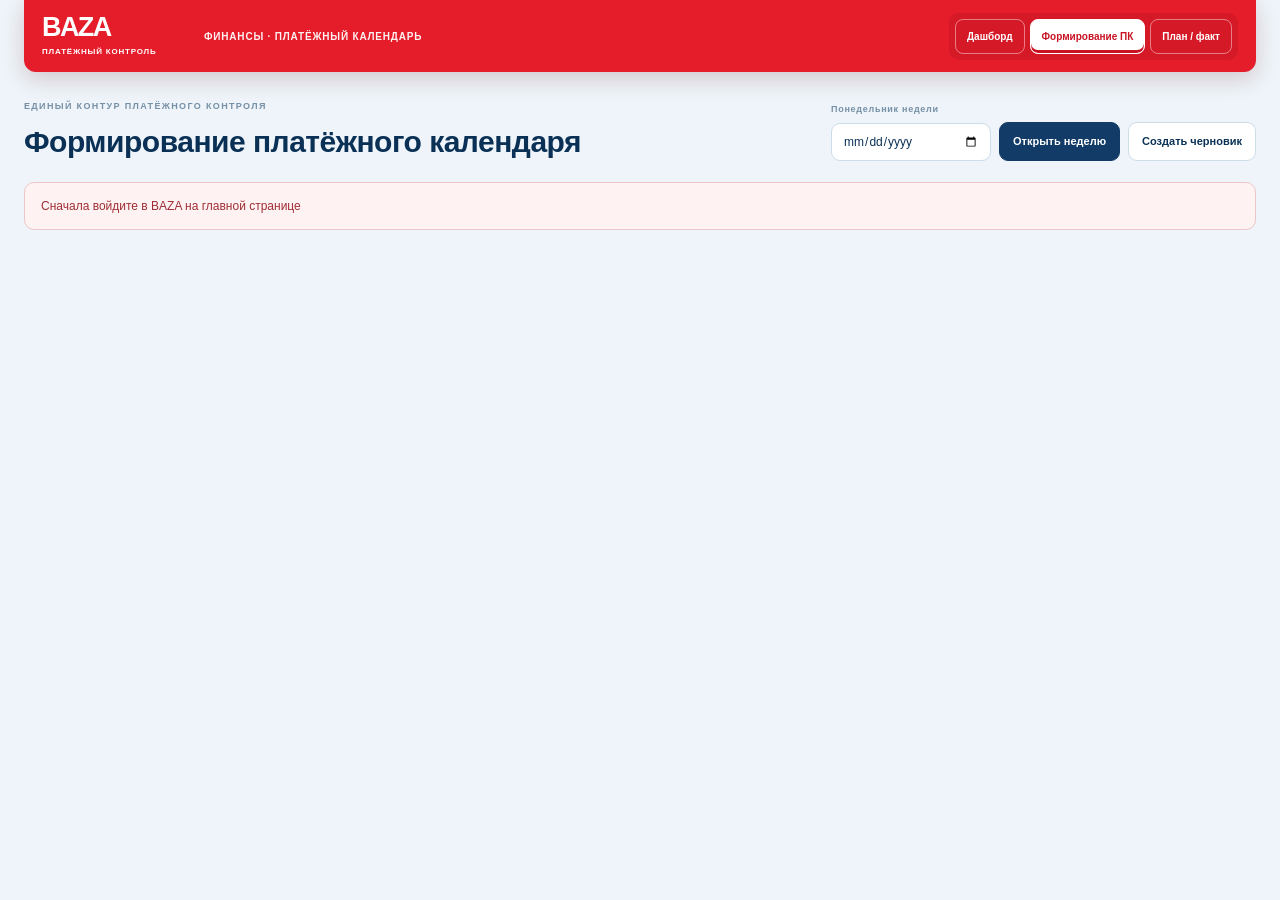
<file: calendar.html>
<!doctype html>
<html lang="ru"><head><meta charset="utf-8"><meta name="viewport" content="width=device-width,initial-scale=1">
<title>BAZA · Формирование платёжного календаря</title>
<style>
*{box-sizing:border-box}:root{--bg:#eef4f9;--white:#fff;--ink:#0a3155;--navy:#123b67;--red:#e51d2a;--border:#d9e5ef;--muted:#7690a6;--green:#278259;--amber:#c38b27}
body{margin:0;background:var(--bg);color:var(--ink);font:12px/1.5 Arial,Helvetica,sans-serif}
[hidden]{display:none!important}button,input,select,textarea{font:inherit}button{cursor:pointer}button:disabled{opacity:.58;cursor:default}
.page{max-width:1500px;margin:auto;padding:0 24px 45px}.topbar{position:sticky;top:0;z-index:25;background:var(--red);min-height:72px;display:flex;align-items:center;gap:18px;padding:10px 18px;border-radius:0 0 12px 12px;box-shadow:0 7px 22px #66101b26}
.brand{text-decoration:none;min-width:156px}.brand b{display:block;color:#fff;font-size:29px;line-height:1;letter-spacing:-1.6px}.brand small{display:block;color:#fff;font-size:8px;letter-spacing:1px;font-weight:900;margin-top:7px}
.period{color:#fff;opacity:.9;font-size:10px;letter-spacing:.12em;font-weight:800;flex:1}.nav{display:flex;gap:5px;padding:6px;border-radius:10px;background:#82001126}
.nav a{text-decoration:none;color:#fff;padding:10px 13px;font-size:11px;font-weight:800;border:1px solid #ffffff70;border-radius:8px;white-space:nowrap}.nav a:hover{background:#ffffff20}.nav a.active{background:#fff;color:var(--red)}
.hero{display:flex;align-items:center;justify-content:space-between;gap:20px;margin:28px 0 18px}.eyebrow{font-size:9px;color:var(--muted);font-weight:900;letter-spacing:.15em}h1{font-size:30px;margin:5px 0 0;letter-spacing:-.5px}
.hero-actions{display:flex;align-items:end;flex-wrap:wrap;gap:8px}.field label{display:block;font-size:9px;color:var(--muted);font-weight:900;letter-spacing:.08em;margin-bottom:6px}.field input,.field select,textarea{border:1px solid #ccdde9;border-radius:9px;background:white;color:var(--ink);height:38px;padding:8px 11px;width:100%}
.field input[type="date"]{min-width:160px}.btn{border:1px solid #cddde8;background:#fff;color:var(--ink);border-radius:9px;padding:10px 13px;font-weight:800;font-size:11px;white-space:nowrap}.btn.primary{background:var(--navy);border-color:var(--navy);color:white}.btn.warn{background:var(--red);border-color:var(--red);color:white}.btn:hover{filter:brightness(.96)}
.card{border:1px solid var(--border);border-radius:13px;background:white;padding:18px}.banner{display:flex;align-items:center;justify-content:space-between;gap:15px;margin-bottom:13px;padding:13px 17px;border:1px solid #cfe0ec;border-radius:10px;background:#f9fcff}.banner h3{margin:0 0 4px;font-size:12px}.banner p{margin:0;color:var(--muted);font-size:10px}.status{display:inline-flex;border:1px solid #c8dbe8;color:#53758e;background:#f2f8fc;padding:5px 10px;border-radius:30px;font-weight:900;font-size:10px}.status.locked{background:#e6f4ec;color:#287f54;border-color:#c4e0d0}
.notice{border:1px solid #d3e4ef;border-radius:10px;background:#f7fbff;padding:14px 16px;color:#55758e;margin-bottom:13px}
.notice.error{background:#fff2f2;border-color:#ebc5c8;color:#a02e36}.notice.success{background:#eff8f3;border-color:#c8e3d3;color:#2d7a53}
.kpis{display:grid;grid-template-columns:1.2fr repeat(3,1fr);gap:12px;margin:13px 0}.kpi{border:1px solid var(--border);border-radius:12px;background:white;padding:17px 19px;min-width:0}.kpi.total{background:var(--navy);color:white;border-color:var(--navy)}.kpi .label{display:block;color:var(--muted);font-size:9px;font-weight:900;letter-spacing:1px}.kpi.total .label{color:#bdd0df}.kpi strong{display:block;font-size:25px;letter-spacing:-.6px;line-height:1.16;margin:10px 0 4px}.kpi small{font-size:10px;color:var(--muted)}.kpi.total small{color:#bfcfe0}.kpi.vgo{border-top:3px solid var(--red)}.kpi.bitrix{border-top:3px solid var(--navy)}
.layout{display:grid;grid-template-columns:minmax(0,1.8fr) minmax(330px,.8fr);gap:13px;margin-top:13px}.section-head{display:flex;align-items:center;justify-content:space-between;gap:10px;margin-bottom:15px}.section-head h2{font-size:16px;margin:0}.section-head small{font-size:10px;color:var(--muted)}
.toolbar{display:flex;gap:8px;align-items:center;flex-wrap:wrap;margin-bottom:13px}.toolbar select,.toolbar input{height:36px;border:1px solid var(--border);border-radius:8px;padding:8px 10px;background:#fff;color:var(--ink)}.toolbar input{flex:1;min-width:150px}
.tablewrap{overflow-x:auto;border:1px solid var(--border);border-radius:9px}table{border-collapse:collapse;width:100%;min-width:780px;font-size:11px}th{background:#f4f8fb;text-align:left;font-size:9px;text-transform:uppercase;letter-spacing:.04em;color:#7e94a8;padding:11px 10px}td{padding:12px 10px;border-top:1px solid #e9eff5;vertical-align:top}td.money{font-weight:900;text-align:right;white-space:nowrap}.muted{color:#8096a7}.src{display:inline-flex;font-size:9px;font-weight:900;border-radius:18px;padding:4px 7px;background:#e9f0f7}.src.vgo{background:#ffe8eb;color:#aa3540}.src.other{background:#eaf1f8;color:#3b6689}.src.bitrix{background:#e4ecf6;color:#123b67}
.danger-link{background:none;border:0;color:#ad5660;font-weight:800;font-size:11px;text-decoration:underline}.danger-link:hover{color:var(--red)}
.sidebar-box{border:1px solid var(--border);border-radius:12px;background:#fff;padding:17px;margin-bottom:12px}.sidebar-box h3{font-size:13px;margin:0 0 10px}.sidebar-box p{font-size:11px;line-height:1.7;color:#71899d;margin:0 0 13px}
.inset{border:1px dashed #c7d9e5;border-radius:9px;padding:13px;background:#f9fcff}.inset b{font-size:11px}.inset p{margin:4px 0 0}
.audit{display:grid;gap:7px}.audit div{border-bottom:1px solid #edf2f6;padding:6px 0}.audit strong{font-size:11px}.audit small{display:block;color:var(--muted);font-size:9px;margin-top:2px}
fieldset{border:none;padding:0;margin:0}dialog{border:1px solid #cfdeea;border-radius:15px;padding:0;box-shadow:0 24px 80px #122e4260;color:var(--ink);max-height:90vh;width:min(650px,calc(100vw - 25px))}dialog::backdrop{background:#0b243a84}.dialog-head{padding:17px 20px;background:#f4f8fb;display:flex;align-items:center;justify-content:space-between;border-bottom:1px solid var(--border)}.dialog-head h2{margin:0;font-size:17px}.close{background:white;border:1px solid var(--border);border-radius:7px;font-size:18px;color:#45647e;padding:2px 11px}.dialog-body{padding:20px;overflow:auto;max-height:calc(90vh - 75px)}.form-grid{display:grid;grid-template-columns:1fr 1fr;gap:12px}.form-grid .wide{grid-column:1/-1}.dialog-actions{display:flex;justify-content:flex-end;gap:8px;margin-top:18px}textarea{height:auto;min-height:80px;resize:vertical}.check{display:flex;align-items:start;gap:9px;font-size:11px;margin-top:14px}.check input{width:17px;height:17px}.footer{font-size:10px;color:var(--muted);margin:17px 2px}
@media(max-width:1100px){.topbar{flex-wrap:wrap}.period{display:none}.nav{overflow:auto;max-width:100%}.layout{grid-template-columns:1fr}}
@media(max-width:760px){.page{padding:0 14px 35px}.hero{align-items:flex-start;flex-direction:column}.kpis{grid-template-columns:repeat(2,1fr)}.kpi strong{font-size:20px}.form-grid{grid-template-columns:1fr}.form-grid .wide{grid-column:auto}}

/* BAZA_WEEKLY_LIQUIDITY_FORECAST_EDITOR_V1 */
.cash-forecast{margin-top:14px}
.cash-forecast .section-head{margin-bottom:9px}
.cash-forecast p{font-size:11px;color:#68829a;line-height:1.75;margin:7px 0 14px}
.cash-forecast td{vertical-align:middle}
.cash-forecast input{font-size:11px;color:#143c5e;width:145px;max-width:100%;border:1px solid #ccdfea;border-radius:7px;height:33px;padding:6px 8px;text-align:right}
.cash-forecast input:disabled{background:#f1f5f8}
.cash-forecast td.num{text-align:right;white-space:nowrap;font-weight:800}
.cash-forecast .unknown{color:#a07b3b;font-weight:normal}
.cash-forecast .cash-save{padding:8px 10px;border:1px solid #b9d3e5;border-radius:7px;background:#f5faff;color:#154b73;font-weight:800;white-space:nowrap}
.cash-forecast .cash-save:disabled{opacity:.5}
.cash-forecast #cashForecastMessage{border:1px solid #d8e6ef;border-radius:8px;background:#f7faff;padding:10px 12px;color:#678399;font-size:11px}
.cash-forecast .cash-total{font-size:10px;font-weight:800;color:#1d587e}


/* BAZA_WEEKLY_SELECTION_AND_CASH_ENTITY_V1 */
.payment-selection-panel{border:1px solid #d2e2ee;background:#f8fbfe;border-radius:10px;padding:12px 14px;margin:0 0 12px;display:flex;flex-direction:column;gap:8px}
.payment-selection-top,.payment-selection-actions{display:flex;align-items:center;flex-wrap:wrap;gap:10px 14px}
.payment-selection-top{justify-content:space-between;color:#648198;font-size:10px}
.payment-select-all{display:inline-flex;align-items:center;gap:8px;color:#235779;font-weight:800;cursor:pointer}
.payment-selection-panel input[type=checkbox],.payment-row-checkbox{accent-color:#123e67;cursor:pointer;width:16px;height:16px}
.payment-selection-actions strong{font-size:13px;color:#103c65;flex:1}
.payment-selection-panel .btn{padding:8px 11px;font-size:10px}
.payment-selection-entities{display:flex;align-items:center;flex-wrap:wrap;gap:7px;border-top:1px solid #dce9f2;padding-top:10px}
.payment-selection-entities .entity-copy{padding:7px 10px;border:1px solid #c5dceb;background:white;border-radius:8px;color:#194c75;cursor:pointer;font-size:10px;font-weight:800}
.payment-selection-entities .entity-copy:hover{background:#eaf3fc}
.payment-copy-feedback{font-size:10px;color:#256c51;min-height:0}
.payment-copy-feedback:empty{display:none}
.payment-selection-hint{font-size:10px;color:#7590a3;line-height:1.5;margin:0}
#itemsBody tr.payment-selected{background:#eaf4fd}
#itemsBody td:first-child{vertical-align:middle;text-align:center}
.cash-forecast tr[data-cash-row] td:nth-child(5){white-space:nowrap}
.cash-forecast .cash-new-entity{display:block;color:#557f9f;font-weight:600;font-size:9px;margin-top:4px}
@media(max-width:740px){.payment-selection-actions strong{flex-basis:100%}.payment-selection-top{align-items:start;flex-direction:column}}





/* BAZA_GROUP_LIQUIDITY_AND_RECEIPTS_V1 */
.group-liquidity,.group-receipts{margin-top:16px}
.group-liquidity .section-head p,.group-receipts .section-head p{font-size:11px;color:#7691a8;line-height:1.6;margin:6px 0}
.group-coverage{font-size:10px;font-weight:700;color:#728aa0}
.group-kpis{display:grid;grid-template-columns:repeat(4,minmax(0,1fr));gap:10px;margin:12px 0 13px}
.group-kpi{display:flex;flex-direction:column;text-align:left;gap:7px;border:1px solid #d4e3ed;background:#f9fcff;border-radius:11px;padding:15px 13px;color:#153d5e;cursor:pointer;transition:border-color .2s,background .2s;min-width:0}
.group-kpi:hover,.group-kpi:focus-visible{border-color:#28618e;background:#edf6ff;outline-offset:2px}
.group-kpi span{font-size:9px;letter-spacing:.06em;font-weight:900;color:#66849d;display:flex;justify-content:space-between;gap:4px}
.group-kpi span b{font-size:14px}
.group-kpi strong{font-size:clamp(15px,1.7vw,23px);white-space:nowrap;letter-spacing:-.45px}
.group-kpi small{font-size:9px;color:#8198aa;line-height:1.5}
.group-kpi.income{background:#f1f9f5;border-color:#d0e6d8}
.group-kpi.income strong{color:#137552}
.group-kpi.expense{background:#fff6f7;border-color:#f0d5d9}
.group-kpi.expense strong{color:#b43f4a}
.group-kpi.ending{background:#133d64;border-color:#133d64;color:white}
.group-kpi.ending span,.group-kpi.ending small{color:#bdd3e4}
.group-kpi.ending strong{color:white}
.group-liquidity-bottom{display:flex;align-items:start;justify-content:space-between;gap:12px;flex-wrap:wrap}
.group-liquidity-bottom button{font-size:10px;white-space:normal;text-align:left}
.group-notice{font-size:10px;line-height:1.6;color:#728fa4;max-width:650px;margin:4px 0}
.group-receipt-hint{font-size:10px;line-height:1.6;color:#6a879f;background:#f4f9fd;border:1px solid #dce9f3;padding:11px 13px;border-radius:8px;margin-bottom:12px}
.group-receipt-table{min-width:920px}
.group-receipt-table td{font-size:10px}
.group-receipt-table .receipt-money{text-align:right;white-space:nowrap;font-weight:900}
.group-receipt-table td .btn{padding:6px 9px;font-size:10px}
.group-receipt-dialog{width:min(660px,calc(100vw - 24px))}
.group-receipt-allocate{display:flex;align-items:start;gap:10px;background:#fff9ed;border:1px solid #e6d4ae;padding:12px;border-radius:9px;margin-top:12px;cursor:pointer}
.group-receipt-allocate input{margin-top:3px;accent-color:#275e85}
.group-receipt-allocate b{font-size:11px;display:block;color:#765c29}
.group-receipt-allocate small{font-size:10px;color:#927a50;display:block;line-height:1.6;margin-top:5px}
.group-receipt-manual{font-size:10px;color:#738fa3;margin:9px 0}
.group-detail-dialog{width:min(1200px,calc(100vw - 26px));max-height:90vh}
.group-detail-dialog .dialog-body{max-height:calc(90vh - 70px);overflow:auto}
.group-detail-summary{font-size:11px;font-weight:700;background:#f5f9fd;padding:12px;border-radius:8px;color:#285679;margin:0 0 13px}
.group-detail-table{max-height:520px;overflow:auto}
.group-detail-table th{position:sticky;top:0;z-index:1}
.group-detail-table table{min-width:900px}
.group-detail-table td{font-size:10px}
.group-detail-table td:last-child{text-align:right;white-space:nowrap;font-weight:800}
.group-detail-foot{font-size:10px;color:#778da0;line-height:1.7;margin:12px 0 0}
@media(max-width:1020px){.group-kpis{grid-template-columns:repeat(2,minmax(0,1fr))}}
@media(max-width:480px){.group-kpis{grid-template-columns:1fr}.group-kpi strong{font-size:21px}}

/* BAZA_CASH_ONE_SAVE_V1 */
.cash-forecast-savebar{position:sticky;bottom:12px;z-index:3;background:#f4faff;border:1px solid #bfd8eb;border-radius:11px;display:flex;align-items:center;justify-content:space-between;gap:14px;padding:13px 16px;margin-top:13px;box-shadow:0 5px 20px rgba(18,57,92,.10)}
.cash-forecast-savebar strong{font-size:12px;color:#153e62;display:block}
.cash-forecast-savebar small{display:block;font-size:10px;line-height:1.55;color:#6c8da6;margin-top:4px}
.cash-forecast-savebar button{font-size:11px;min-width:200px;white-space:nowrap}
.cash-forecast-savebar button:disabled{opacity:.48}
.cash-forecast .cash-live-preview{color:#176d61;font-weight:900}
.cash-forecast .cash-invalid-field{border-color:#c74753!important;background:#fff7f8!important}
@media(max-width:650px){.cash-forecast-savebar{align-items:stretch;flex-direction:column}.cash-forecast-savebar button{width:100%}}

/* BAZA_1C_XLSX_OPENING_V1 */
.opening-import-dialog{width:min(1120px,calc(100vw - 28px));max-height:92vh}
.opening-import-dialog .dialog-body{max-height:calc(92vh - 75px);overflow:auto}
.opening-info{font-size:11px;color:#365e7e;background:#f2f8fd;border-radius:9px;padding:12px;line-height:1.65;margin:0 0 12px}
.opening-date-row{display:flex;align-items:end;gap:14px;flex-wrap:wrap;margin-bottom:10px}
.opening-date-row label{display:grid;gap:5px;color:#456681;font-weight:800;font-size:10px}
.opening-date-row input{height:36px;border:1px solid #c7d8e8;background:white;border-radius:7px;padding:6px 9px}
.opening-date-row span{font-size:10px;color:#7791a4;padding-bottom:8px}
.opening-method{font-size:10px;color:#65829b;line-height:1.7;margin:9px 0 12px}
.opening-warnings{padding:10px 12px;border:1px solid #ebd3a4;background:#fff8eb;border-radius:8px;color:#805b1f;font-size:10px;line-height:1.7;white-space:pre-line;margin-bottom:12px}
.opening-table-wrap{border:1px solid #d8e5ee;border-radius:9px;max-height:390px;overflow:auto}
.opening-table-wrap table{min-width:810px}
.opening-table-wrap th{position:sticky;top:0;z-index:2}
.opening-table-wrap td{padding:8px 10px;vertical-align:middle}
.opening-table-wrap td.opening-amount{text-align:right;font-weight:800;white-space:nowrap}
.opening-table-wrap select{min-width:180px;max-width:300px;width:100%;height:35px;padding:6px;border:1px solid #c7d8e6;border-radius:7px;background:#fff;font-size:10px}
.opening-table-wrap .opening-unmatched{background:#fffaf0}
.opening-table-wrap .opening-info-small{display:block;font-size:9px;color:#7590a5;margin-top:3px}
.opening-mismatch{margin:15px 0 3px;display:flex;align-items:start;gap:9px;background:#fff6e8;border:1px solid #ecd4a8;border-radius:9px;padding:12px;color:#805b1f;font-size:11px;line-height:1.6}
.opening-mismatch input{margin-top:4px;accent-color:#b17826}

/* BAZA_ITEM_EDIT_RESET_IMPORT_V1 */
.edit-actions{display:flex;align-items:center;gap:9px;justify-content:flex-end;white-space:nowrap}
.edit-actions .edit-payment{padding:6px 8px;background:#f2f7fa;border:1px solid #bbd2e5;border-radius:6px;color:#164569;font-size:10px}
.clear-draft{background:#fff4f4!important;color:#a43140!important;border:1px solid #e6c8cc!important}
.clear-draft:hover{background:#fce8ec!important}
.cash-forecast-buttons{display:flex;gap:10px;flex-wrap:wrap;align-items:center;justify-content:flex-end}
.cash-forecast-buttons .btn{font-size:10px;padding:8px 11px;color:#174565;background:#f0f7fd}

/* BAZA_BITRIX_CSV_UPLOAD_V1 */
.csv-dialog{width:min(1250px,calc(100vw - 30px));max-height:91vh}
.csv-dialog .dialog-body{max-height:calc(91vh - 76px)}
.csv-import-summary{padding:12px 14px;background:#f1f7fc;border:1px solid #d4e5ef;border-radius:9px;font-size:11px;line-height:1.7}
.csv-import-summary b{color:#103b5c}
.csv-import-warnings{margin-top:10px;padding:10px 13px;color:#875e16;background:#fff9eb;border:1px solid #f0dfb6;border-radius:8px;font-size:10px;white-space:pre-line;line-height:1.65}
.csv-import-tools{display:flex;gap:13px;align-items:center;justify-content:space-between;margin:14px 0 10px;flex-wrap:wrap}
.csv-import-tools b{font-size:12px}
.csv-import-tools p{font-size:10px;line-height:1.5;color:#728ba2;margin:4px 0 0}
.csv-import-tools select{height:36px;min-width:170px;padding:6px 10px;color:#123b67;border:1px solid #c7dbea;border-radius:7px;background:white}
.csv-import-tools button{white-space:nowrap}
.csv-preview-scroll{border:1px solid #d5e5ee;border-radius:9px;max-height:380px;overflow:auto}
.csv-preview-table{min-width:900px;width:100%;table-layout:auto}
.csv-preview-table th{background:#f3f8fb;position:sticky;top:0;z-index:2;white-space:nowrap;font-size:9px}
.csv-preview-table td{padding:8px 7px;font-size:10px;border-bottom:1px solid #e8eef3;vertical-align:middle}
.csv-preview-table td.csv-money{font-variant-numeric:tabular-nums;font-weight:800;text-align:right;white-space:nowrap}
.csv-preview-table select{max-width:100%;min-width:115px;height:32px;border:1px solid #c8dceb;background:white;color:#194364;border-radius:6px;font-size:10px;padding:4px}
.csv-preview-table .csv-existing{font-size:9px;color:#547c98;white-space:nowrap}
.csv-preview-table .csv-blank{background:#fff5e6;color:#9b6c12;border-color:#e6bf80}
.csv-import-total{display:flex;align-items:center;justify-content:space-between;margin-top:11px;color:#536f86;font-size:11px;font-weight:700}
.csv-import-message{padding:12px 14px;border:1px solid #d4e5ef;background:#f6faff;border-radius:8px;font-size:11px;white-space:pre-line}
.csv-import-message.error{border-color:#e7c5c9;background:#fff7f7;color:#ad2737}
.csv-import-message.ok{border-color:#b3dcc6;background:#f4fbf6;color:#24714e}


/* Shared BAZA red navigation header */
.topbar{min-height:72px;height:auto;max-width:1500px;margin:0 auto;display:flex;align-items:center;gap:12px;padding:10px 18px;background:#e51d2a!important;color:#fff;position:sticky;top:0;z-index:50;border-radius:0 0 12px 12px;box-shadow:0 7px 22px #66101b30;border-bottom:0}
.topbar .brand{flex:none;width:auto;min-width:150px;color:#fff;text-decoration:none}
.topbar .brand b{display:block;color:#fff!important;font-size:27px;line-height:1;letter-spacing:-1.6px}
.topbar .brand small{display:block;color:#fff!important;font-size:8px;font-weight:900;letter-spacing:.1em;margin-top:5px}
.topbar .period{flex:1;min-width:145px;color:#fff!important;opacity:.94;font-size:10px;font-weight:800;letter-spacing:.08em}
.topbar .nav{display:flex;align-items:center;gap:5px;padding:6px;border-radius:10px;background:#82001126;overflow-x:auto;scrollbar-width:thin;flex:0 1 auto}
.topbar .nav a{display:inline-flex;align-items:center;justify-content:center;white-space:nowrap;padding:9px 11px;border:1px solid #ffffff70;border-radius:8px;background:transparent;color:#fff!important;text-decoration:none;font-size:10px;font-weight:800;margin:0}
.topbar .nav a:hover{background:#ffffff20}
.topbar .nav a.active,.topbar .nav a[aria-current="page"]{background:#fff!important;color:#c81323!important;border-color:#fff;box-shadow:inset 0 -3px 0 #c81323}
.topbar .user-tools{display:flex;align-items:center;gap:8px;color:#fff;font-size:9px;white-space:nowrap}
.topbar .user-tools button{background:#fff;color:#123b67;border:0;border-radius:6px;padding:7px 9px;cursor:pointer}
@media(max-width:1240px){.topbar{flex-wrap:wrap}.topbar .period{order:2}.topbar .nav{order:3;flex:1 0 100%;max-width:100%}.topbar .user-tools{margin-left:auto}}
@media(max-width:560px){.topbar{padding:9px 10px;gap:8px}.topbar .brand{min-width:118px}.topbar .period{min-width:0;font-size:8px}.topbar .nav{width:100%}.topbar .nav a{padding:8px 9px;font-size:9px}}
</style></head>
<body><div class="page">
<header class="topbar"><a href="index.html#dashboard" class="brand" aria-label="BAZA, платёжный контроль"><b>BAZA</b><small>ПЛАТЁЖНЫЙ КОНТРОЛЬ</small></a><div class="period">ФИНАНСЫ · ПЛАТЁЖНЫЙ КАЛЕНДАРЬ</div><nav class="nav"><a href="index.html#dashboard">Дашборд</a><a href="calendar.html" class="active" aria-current="page">Формирование ПК</a><a href="plan-fact.html">План / факт</a><a id="usersLink" href="users.html" hidden>Пользователи</a></nav></header>
<section class="hero"><div><div class="eyebrow">ЕДИНЫЙ КОНТУР ПЛАТЁЖНОГО КОНТРОЛЯ</div><h1>Формирование платёжного календаря</h1></div>
 <div class="hero-actions"><div class="field"><label for="weekDate">Понедельник недели</label><input type="date" id="weekDate"></div>
 <button id="openWeek" type="button" class="btn primary">Открыть неделю</button><button id="createWeek" type="button" class="btn">Создать черновик</button></div></section>
<div id="loadMessage" class="notice">Проверяем доступ и загружаем календарь…</div>
<div id="app" hidden>
 <div class="banner"><div><h3 id="weekTitle">Неделя</h3><p id="weekSubtitle">Выберите период для работы</p></div><span class="status" id="weekStatus">Нет черновика</span></div>
 <div class="kpis">
  <div class="kpi total"><span class="label">ПЛАН НА НЕДЕЛЮ</span><strong id="kpiAll">0 ₽</strong><small id="kpiCount">0 платежей</small></div>
  <div class="kpi bitrix"><span class="label">ИЗ БИТРИКС24</span><strong id="kpiBitrix">0 ₽</strong><small>Заявки из стадии Finance до оплаты</small></div>
  <div class="kpi vgo"><span class="label">ВГО</span><strong id="kpiVgo">0 ₽</strong><small>Внутригрупповые движения</small></div>
  <div class="kpi"><span class="label">ПРОЧИЕ ПОЗИЦИИ ПК</span><strong id="kpiOther">0 ₽</strong><small>Не проходят через Битрикс24</small></div>
 </div>
 <div class="layout">
 <main class="card">
  <div class="section-head"><h2>Позиции недельного ПК</h2><small id="itemCounter">0 строк</small></div>
  <div class="toolbar"><select id="originFilter"><option value="">Все источники</option><option value="bitrix">Битрикс24</option><option value="vgo">ВГО</option><option value="other">Прочие</option></select>
   <select id="fundingFilter" aria-label="Фильтр по источнику средств"><option value="">Все средства</option><option value="Кредит">Кредит</option><option value="Собственные">Собственные</option></select>
   <input id="search" type="search" placeholder="Поиск: юрлицо, контрагент, проект…">
   <button id="importVgoButton" type="button" class="btn">Загрузить список ВГО</button><input id="vgoListFile" type="file" accept=".csv,.xlsx,text/csv,application/vnd.openxmlformats-officedocument.spreadsheetml.sheet" hidden>
   <button id="addVgo" type="button" class="btn primary">+ ВГО</button><button id="addOther" type="button" class="btn">+ Прочий</button><button id="clearDraft" type="button" class="btn clear-draft">Очистить черновик</button>
  </div>
  <div id="paymentSelectionPanel" class="payment-selection-panel">
    <div class="payment-selection-top">
      <label class="payment-select-all"><input type="checkbox" id="selectVisiblePayments"> Выделить все платежи в текущем фильтре</label>
      <span id="paymentFilteredSum">По фильтру: —</span>
    </div>
    <div class="payment-selection-actions">
      <strong id="paymentSelectedTotal">Выделено: 0 платежей · 0 ₽</strong>
      <button type="button" class="btn" id="paymentCopySelected" disabled>Скопировать сумму</button>
      <button type="button" class="btn" id="paymentClearSelected" disabled>Снять выделение</button>
    </div>
    <div id="paymentSelectedByEntity" class="payment-selection-entities" hidden></div>
    <div id="paymentCopyFeedback" class="payment-copy-feedback" role="status"></div>
    <p class="payment-selection-hint">Выделите кредитные платежи и скопируйте сумму в поле «Приходы за неделю» нужного юрлица. Это сумма расходов, а план кредитных траншей может от неё отличаться.</p>
  </div>
  <div class="tablewrap"><table><thead><tr><th style="width:42px">Выбор</th><th>Дата</th><th>Плательщик / получатель</th><th>Проект / направление</th><th>Источник</th><th>Средства</th><th style="text-align:right">Сумма</th><th></th></tr></thead><tbody id="itemsBody"><tr><td colspan="8">Нет платежей</td></tr></tbody></table></div>
 </main>
 <aside>
  <div class="sidebar-box" id="bitrixCsvCard">
   <h3>Импорт заявок из Битрикс24</h3>
   <p>Смарт-процесс <b>185</b> · воронка <b>19</b>. Выгрузите в Битриксе заявки со стадии <b>«Согласование с Finance»</b> с датами оплаты выбранной недели.</p>
   <div class="inset" style="margin-bottom:10px">
    <b id="bitrixStatus">CSV ещё не выбран</b>
    <p>Загрузим только расходные заявки нужной недели. Повторный импорт сверяется по ID заявки. Источник финансирования проверяем перед сохранением.</p>
   </div>
   <input id="bitrixCsvFile" type="file" accept=".csv,text/csv,text/plain" hidden>
   <button class="btn primary" type="button" id="bitrixImportButton">Загрузить CSV из Битрикс24</button>
   <p style="font-size:10px;margin-top:9px">Без вебхука и доступа к API. Импорт доступен только в черновике ПК.</p>
  </div>
  <div class="sidebar-box"><h3>Формирование ПК</h3><p>Когда все заявки из Битрикса, ВГО и прочие платежи собраны, сформируйте версию для рассмотрения руководителями на основном дашборде. Это <b>не фиксация</b> и не согласование.</p>
    <button id="formWeek" type="button" class="btn primary">Сформировать ПК</button>
    <a id="reviewOnDashboard" href="index.html#registry" class="btn" style="display:block;text-align:center;text-decoration:none;margin-top:9px">Посмотреть на дашборде →</a>
    <p id="formedInfo" style="margin-top:10px"></p></div>
  <div class="sidebar-box"><div class="section-head"><h3>История действий</h3><button id="historyReload" type="button" class="btn">Обновить</button></div><div id="history" class="audit muted">Нет действий</div></div>
 </aside></div>
 
<section id="groupLiquiditySection" class="card group-liquidity" hidden>
 <div class="section-head"><div><h2>Движение денежных средств ГК · за неделю</h2>
 <p>Кликни на показатель, чтобы увидеть расшифровку по юридическим лицам, проектам и операциям.</p></div>
 <span id="groupLiquidityCoverage" class="group-coverage">Загрузка…</span></div>
 <div class="group-kpis">
  <button type="button" data-group-detail="opening" class="group-kpi"><span>ОСТАТОК НА НАЧАЛО <b>↗</b></span><strong id="groupOpening">—</strong><small>По юрлицам · расшифровать</small></button>
  <button type="button" data-group-detail="incoming" class="group-kpi income"><span>ПРИХОД В ГК <b>↗</b></span><strong id="groupIncoming">—</strong><small>Внешние и нерасшифрованные поступления</small></button>
  <button type="button" data-group-detail="outgoing" class="group-kpi expense"><span>РАСХОД ИЗ ГК <b>↗</b></span><strong id="groupOutgoing">—</strong><small>Внешние платежи · без ВГО</small></button>
  <button type="button" data-group-detail="closing" class="group-kpi ending"><span>ОСТАТОК НА КОНЕЦ <b>↗</b></span><strong id="groupClosing">—</strong><small>Начало + приход − расход</small></button>
 </div>
 <div class="group-liquidity-bottom">
  <button type="button" id="groupTransfersOpen" class="btn">ВГО внутри группы: <b id="groupTransfersTotal">—</b> · Расшифровать</button>
  <p id="groupLiquidityNotice" class="group-notice">Ожидаем данные.</p>
 </div>
</section>
<section class="card group-receipts" id="groupReceiptsSection" hidden>
 <div class="section-head"><div><h2>План поступлений · по операциям</h2>
 <p>Кредитные транши и прочие свободные деньги на счетах ГК. Поступления на эскроу не включаем. ВГО внутри группы учитываются автоматически по исходящим платежам и повторно здесь не создаются.</p></div>
 <button id="addGroupReceipt" type="button" class="btn primary">+ Поступление</button></div>
 <div id="groupReceiptHint" class="group-receipt-hint">Детализированные поступления суммируются с остатком нерасшифрованного плана из таблицы ниже.</div>
 <div class="tablewrap"><table class="group-receipt-table"><thead><tr><th>Дата</th><th>Получатель / отправитель</th><th>Проект / вид поступления</th><th style="text-align:right">Сумма</th><th>Уже было в плане</th><th></th></tr></thead>
 <tbody id="groupReceiptBody"><tr><td colspan="6">Пока нет детализированных поступлений</td></tr></tbody></table></div>
</section>

 <section id="cashForecastSection" class="card cash-forecast" hidden>
 <div class="section-head"><div><h2>Прогноз остатков на конец недели · по юрлицам</h2><p>Начальный остаток + нерасшифрованные приходы + детализированные внешние поступления + входящие ВГО − расходы по ПК. ВГО автоматически переносятся от отправителя к получателю.</p></div>
 <div class="cash-forecast-buttons"><span class="cash-total" id="cashForecastCount">—</span><button type="button" class="btn" id="importOpeningButton">Импорт начальных остатков · XLSX</button><input id="openingXlsxFile" type="file" accept=".xlsx,application/vnd.openxmlformats-officedocument.spreadsheetml.sheet" hidden></div></div>
 <div id="cashForecastMessage" role="status">Загружаем прогноз...</div>
 <div class="tablewrap" style="margin-top:12px"><table><thead><tr><th>Наше юрлицо</th><th>Начальный остаток, ₽</th><th>Приход без расшифровки, ₽</th><th style="text-align:right">Поступления по строкам и ВГО</th><th style="text-align:right">Всего приход</th><th style="text-align:right">Расходы по ПК, ₽</th><th style="text-align:right">Остаток на конец, ₽</th></tr></thead>
 <tbody id="cashForecastBody"><tr><td colspan="7">Нет данных</td></tr></tbody></table></div>
 <div class="cash-forecast-savebar">
  <div>
   <strong id="cashForecastPending">Изменений нет</strong>
   <small>Заполните данные по нескольким юрлицам и сохраните их одной операцией. Пустое поле не стирает ранее сохранённое значение.</small>
  </div>
  <button type="button" class="btn primary" id="saveAllCashForecast" disabled>Сохранить все изменения</button>
 </div>
</section>

 <p class="footer">Новая система формирования ПК не изменяет исторический реестр платежей и предыдущую сверку 1С. Для новой недели создаётся черновик, затем собираются заявки из Битрикс24, добавляются ВГО и формируется версия для рассмотрения на главном дашборде.</p>
</div></div>
<dialog id="bitrixDialog" class="csv-dialog" aria-labelledby="bitrixDialogTitle">
 <div class="dialog-head"><h2 id="bitrixDialogTitle">Предпросмотр импорта Битрикс24</h2>
 <button type="button" class="close" id="bitrixDialogClose" aria-label="Закрыть">×</button></div>
 <div class="dialog-body">
  <div id="bitrixImportSummary" class="csv-import-summary">Анализируем файл...</div>
  <div id="bitrixImportWarnings" class="csv-import-warnings" hidden></div>
  <div class="csv-import-tools">
   <div><b>Источник финансирования</b><p>Для пустых значений выбери источник вручную. Групповое назначение применяется только к незаполненным полям.</p></div>
   <select id="bitrixBulkFunding" aria-label="Назначить источник пустым строкам">
    <option value="">Выбрать для незаполненных...</option>
    <option value="Собственные">Собственные</option>
    <option value="Кредит">Кредит</option>
   </select>
   <button class="btn" id="bitrixApplyBulk" type="button">Применить</button>
  </div>
  <div class="csv-preview-scroll"><table class="csv-preview-table"><thead><tr>
   <th>ID</th><th>Дата оплаты</th><th>Юрлицо · контрагент</th><th>Проект / направление</th>
   <th style="text-align:right">Сумма</th><th>Финансирование</th><th>В ПК</th>
  </tr></thead><tbody id="bitrixPreviewBody"></tbody></table></div>
  <div id="bitrixImportTotal" class="csv-import-total"></div>
  <div class="dialog-actions">
   <button class="btn" type="button" id="bitrixTestCancel">Отмена</button>
   <button class="btn primary" type="button" id="bitrixImportConfirm" disabled>Загрузить в черновик ПК</button>
  </div>
  <div id="bitrixTestResult" role="status" class="csv-import-message" hidden></div>
 </div>
</dialog>

<dialog id="groupDetailDialog" class="group-detail-dialog" aria-labelledby="groupDetailTitle">
 <div class="dialog-head"><h2 id="groupDetailTitle">Расшифровка</h2><button type="button" class="close" id="groupDetailClose">×</button></div>
 <div class="dialog-body">
 <p class="group-detail-summary" id="groupDetailSummary">—</p>
 <div class="tablewrap group-detail-table"><table><thead><tr><th>Дата</th><th>Юрлицо</th><th>Контрагент / источник</th><th>Проект / основание</th><th style="text-align:right">Сумма</th></tr></thead>
 <tbody id="groupDetailBody"></tbody></table></div>
 <p class="group-detail-foot" id="groupDetailFoot"></p>
 </div>
</dialog>
<dialog id="groupReceiptDialog" class="group-receipt-dialog" aria-labelledby="groupReceiptTitle">
 <div class="dialog-head"><h2 id="groupReceiptTitle">Добавить плановое поступление</h2><button type="button" class="close" id="groupReceiptClose">×</button></div>
 <div class="dialog-body"><form id="groupReceiptForm">
  <div class="form-grid">
   <div class="field wide"><label for="groupReceiptEntity">Наше юрлицо — получатель</label><select id="groupReceiptEntity" required></select></div>
   <div class="field"><label for="groupReceiptDue">Дата поступления</label><input type="date" id="groupReceiptDue" required></div>
   <div class="field"><label for="groupReceiptAmount">Сумма, ₽</label><input type="number" id="groupReceiptAmount" min=".01" step=".01" required></div>
   <div class="field wide"><label for="groupReceiptType">Вид поступления</label>
    <select id="groupReceiptType"><option>Кредитный транш</option><option>Поступления от продаж</option><option>Прочие поступления</option></select></div>
   <div class="field"><label for="groupReceiptCounterparty">От кого поступают деньги</label><input id="groupReceiptCounterparty" maxlength="240" placeholder="Банк / покупатель / контрагент"></div>
   <div class="field"><label for="groupReceiptProject">Проект</label><input id="groupReceiptProject" maxlength="200"></div>
   <div class="field wide"><label for="groupReceiptMemo">Комментарий</label><textarea id="groupReceiptMemo" maxlength="1500"></textarea></div>
  </div>
  <label class="group-receipt-allocate" id="groupReceiptEscrowBlock" hidden>
   <input type="checkbox" id="groupReceiptNotEscrow">
   <span><b>Подтверждаю, что это поступление НЕ на эскроу</b>
   <small>Включаем только свободные деньги на расчётном счёте, доступные для оплаты расходов. Поступления на эскроу до раскрытия здесь не учитываем.</small></span>
  </label>
  <label class="group-receipt-allocate"><input type="checkbox" id="groupReceiptFromManual">
   <span><b>Уже входит в сумму «Приход без расшифровки»</b>
   <small>Уменьшить нерасшифрованный приход на эту сумму, чтобы не задвоить. Если это новое поступление сверх текущего плана, оставь галочку снятой.</small></span></label>
  <p id="groupReceiptManualHint" class="group-receipt-manual">—</p>
  <div class="dialog-actions"><button type="button" class="btn" id="groupReceiptCancel">Отмена</button>
  <button type="submit" class="btn primary" id="groupReceiptSave">Сохранить поступление</button></div>
 </form></div>
</dialog>

<dialog id="openingDialog" class="opening-import-dialog" aria-labelledby="openingDialogTitle">
 <div class="dialog-head"><h2 id="openingDialogTitle">Импорт начальных остатков · 1С XLSX</h2><button type="button" class="close" id="openingDialogClose" aria-label="Закрыть">×</button></div>
 <div class="dialog-body">
  <p class="opening-info" id="openingFileInfo">Загружаем данные...</p>
  <div class="opening-date-row"><label for="openingReportDate">Дата остатков в отчёте 1С <input type="date" id="openingReportDate"></label>
   <span id="openingExpectedDate"></span></div>
  <p class="opening-method">Для начальных остатков учитываем собственные средства по расчётным счетам, депозитам и счёту 76.05 и суммируем их по юрлицу. Кассу и наличные объединяем в отдельную строку «Наличные». Временные средства и пустые суммы исключаются. При необходимости остаток можно изменить вручную в таблице прогноза после импорта.</p>
  <div id="openingImportWarnings" class="opening-warnings" hidden></div>
  <div class="opening-table-wrap"><table><thead><tr><th>Включить</th><th>Юрлицо в 1С</th><th>Юрлицо в BAZA</th><th style="text-align:right">Начальный остаток 1С</th><th style="text-align:right">Сейчас в BAZA</th></tr></thead><tbody id="openingImportBody"></tbody></table></div>
  <label class="opening-mismatch" id="openingMismatchBlock" hidden><input type="checkbox" id="openingAllowDateMismatch"><span>Я подтверждаю загрузку остатков, хотя дата отчёта 1С отличается от даты перед началом выбранной недели ПК.</span></label>
  <div class="dialog-actions"><button class="btn" type="button" id="openingImportCancel">Отмена</button><button class="btn primary" type="button" id="openingImportSave" disabled>Импортировать остатки</button></div>
  <div id="openingImportResult" class="opening-warnings" role="status" hidden></div>
 </div>
</dialog>
<dialog id="vgoImportDialog" class="csv-dialog" aria-labelledby="vgoImportTitle">
 <div class="dialog-head"><h2 id="vgoImportTitle">Загрузка списка ВГО</h2><button type="button" class="close" id="vgoImportClose" aria-label="Закрыть">×</button></div>
 <div class="dialog-body">
  <div class="csv-import-summary" id="vgoImportSummary">—</div>
  <div class="csv-import-warnings" id="vgoImportWarnings" hidden></div>
  <div class="csv-import-tools">
   <div><b>Формат списка</b><p>Обязательные колонки: дата оплаты, плательщик, получатель, сумма. Поддерживаются .xlsx и .csv.</p></div>
   <button type="button" class="btn" id="vgoTemplateDownload">Скачать шаблон CSV</button>
  </div>
  <div class="csv-preview-scroll"><table class="csv-preview-table" style="min-width:920px"><thead><tr>
   <th>Добавить</th><th>Строка</th><th>Дата</th><th>Плательщик</th><th>Получатель</th><th>Проект / направление</th><th style="text-align:right">Сумма</th><th>Проверка</th>
  </tr></thead><tbody id="vgoPreviewBody"></tbody></table></div>
  <div id="vgoImportTotal" class="csv-import-total"></div>
  <div class="dialog-actions">
   <button type="button" class="btn" id="vgoImportCancel">Отмена</button>
   <button type="button" class="btn primary" id="vgoImportConfirm" disabled>Добавить отмеченные ВГО</button>
  </div>
  <div id="vgoImportResult" class="csv-import-message" role="status" hidden></div>
 </div>
</dialog>
<dialog id="itemDialog" aria-labelledby="itemTitle"><div class="dialog-head"><h2 id="itemTitle">Добавить платёж</h2><button class="close" type="button" data-close="itemDialog">×</button></div>
 <div class="dialog-body"><form id="itemForm"><div id="itemBitrixInfo" class="inset" hidden style="margin-bottom:12px"></div><div class="form-grid">
 <div class="field"><label for="itemDue">Крайняя дата оплаты</label><input id="itemDue" type="date" required></div>
 <div class="field"><label for="itemAmount">Сумма, ₽</label><input id="itemAmount" type="number" step="0.01" min="0.01" required></div>
 <div class="field"><label for="itemPayer">Наше юрлицо</label><input id="itemPayer" required maxlength="240"></div>
 <div class="field"><label for="itemCounterparty">Контрагент</label><input id="itemCounterparty" required maxlength="240"></div>
 <div class="field"><label for="itemProject">Проект</label><input id="itemProject" maxlength="200"></div>
 <div class="field"><label for="itemDirection">Направление</label><input id="itemDirection" maxlength="200"></div>
 <div class="field"><label for="itemFunding">Источник финансирования</label><select id="itemFunding"><option>Собственные</option><option>Кредит</option></select></div>
 <div class="field"><label for="itemFlow">Тип движения</label><select id="itemFlow"><option value="ВГО">ВГО</option><option value="Финансирование / займы">Финансирование / займы</option><option value="Прочие платежи">Прочие платежи</option></select></div>
 <div class="field wide"><label for="itemSubcategory">Подстатья</label><input id="itemSubcategory" maxlength="200"></div>
 <div class="field wide"><label for="itemMemo">Комментарий / основание</label><textarea id="itemMemo" maxlength="1500"></textarea></div>
 </div><div class="dialog-actions"><button type="button" class="btn" data-close="itemDialog">Отмена</button><button class="btn primary" type="submit" id="itemSave">Добавить в ПК</button></div></form></div>
</dialog>
<script src="auth-session.js?v=3"></script>
<script src="opening-xlsx.js?v=3"></script>
<script>
(()=>{'use strict';
const BASE='https://duvdlpzwxtuwbwyggpla.supabase.co',KEY='sb_publishable_WBg9viktHBpz9lw1Nwqtyw_49Src_lU';
const session=window.BazaSession;session.configure({url:BASE,key:KEY});session.start();
const $=id=>document.getElementById(id);
const money=n=>new Intl.NumberFormat('ru-RU',{maximumFractionDigits:2}).format(Number(n)||0)+' ₽';
const esc=x=>String(x??'').replace(/[&<>"']/g,c=>({'&':'&amp;','<':'&lt;','>':'&gt;','"':'&quot;',"'":'&#39;'}[c]));
const formatDate=s=>s?new Intl.DateTimeFormat('ru-RU',{day:'2-digit',month:'short'}).format(new Date(s+'T12:00:00Z')):'—';
let token='',role='',week=null,items=[],events=[],currentWeek='',user=null,origin='vgo',editItemId=null;
let cashTemplates=[],cashBalances=[],cashPreview=[],receiptRows=[],groupBreakdown={outflows:[],receipts:[],manual_receipts:[]};
let editingGroupReceipt=null;
const selectedPayments=new Set();
let lastPaymentSelectionIndex=null;
const editable=()=>Boolean(week?.status==='draft'&&(role==='admin'||role==='approver'));
const mondayUTC=ymd=>{const d=new Date(ymd+'T12:00:00Z');const day=d.getUTCDay();d.setUTCDate(d.getUTCDate()-((day+6)%7));return d.toISOString().slice(0,10)};
const shift=(ymd,days)=>{const d=new Date(ymd+'T12:00:00Z');d.setUTCDate(d.getUTCDate()+days);return d.toISOString().slice(0,10)};
const today=()=>new Intl.DateTimeFormat('en-CA',{timeZone:'Asia/Yekaterinburg',year:'numeric',month:'2-digit',day:'2-digit'}).format(new Date());
function inform(msg,type=''){const e=$('loadMessage');e.hidden=false;e.className='notice '+type;e.textContent=msg}
const authHeaders=()=>({apikey:KEY,Authorization:'Bearer '+session.token()});
async function request(path,{method='GET',body}={}){
 const r=await session.fetch(BASE+'/rest/v1/'+path,{method,
  headers:{...authHeaders(),...(body?{'Content-Type':'application/json'}:{}),
   Prefer:method==='POST'?'return=representation':'return=minimal'},
  body:body?JSON.stringify(body):undefined});
 token=session.token();
 if(!r.ok){const e=await r.json().catch(()=>({}));throw Error(e.message||e.hint||'Ошибка Supabase '+r.status)}
 if(r.status===204)return null;const content=await r.text();return content?JSON.parse(content):null;
}
async function authenticate(){
 token=session.token();
 if(!token&&!session.refreshToken())throw Error('Сначала войдите в BAZA на главной странице');
 const r=await session.fetch(BASE+'/auth/v1/user',{headers:authHeaders()});
 if(r.status===401)throw Error('Сессия истекла. Войдите в BAZA на главной странице');
 if(!r.ok)throw Error('Не удалось проверить сессию: '+r.status);
 token=session.token();
 user=await r.json();
 const profiles=await request('user_profiles?select=role,is_active&id=eq.'+encodeURIComponent(user.id));
 if(!profiles?.[0]?.is_active||!['admin','approver','viewer'].includes(profiles[0].role))throw Error('Нет прав доступа к финансовому блоку');
 role=profiles[0].role;$('usersLink').hidden=role!=='admin';$('app').hidden=false;
}
function draw(){
 const isLocked=week?.status==='locked';
 $('weekTitle').textContent='Неделя '+formatDate(currentWeek)+' — '+formatDate(shift(currentWeek,6));
 $('weekSubtitle').textContent=!week?'Черновик ещё не создан':isLocked?'Контрольная версия утверждённого ПК · только просмотр':week.status==='formed'?'Версия ПК на рассмотрении руководителей на главном дашборде; строки временно защищены от правок':'Черновик · можно добавлять и исправлять позиции до формирования';
 $('weekStatus').textContent=!week?'Нет черновика':isLocked?'Утверждён':week.status==='formed'?'На рассмотрении':'Черновик';
 $('weekStatus').className='status'+(isLocked?' locked':'');
 $('createWeek').hidden=!!week||!['admin','approver'].includes(role);
 $('bitrixImportButton').disabled=!editable();
 if(!week)$('bitrixStatus').textContent='Сначала создайте черновик недели';
 else if(week.status==='locked')$('bitrixStatus').textContent='ПК утверждён · импорт закрыт';
 else if(week.status==='formed')$('bitrixStatus').textContent='ПК на рассмотрении · импорт закрыт';
 else $('bitrixStatus').textContent='Готово к загрузке CSV · неделя '+formatDate(currentWeek)+' — '+formatDate(shift(currentWeek,6));
 $('addVgo').disabled=!editable();$('importVgoButton').disabled=!editable();$('addOther').disabled=!editable();$('clearDraft').disabled=!editable()||(!items.length&&!receiptRows.length);
 $('importOpeningButton').disabled=!editable();
 $('saveAllCashForecast').disabled=!editable();
 $('formWeek').disabled=!editable()||!items.length;
 $('formWeek').hidden=isLocked||week?.status==='formed';
 $('reviewOnDashboard').hidden=!week||week.status==='draft';
 $('reviewOnDashboard').href='index.html?week='+encodeURIComponent(currentWeek)+'#registry';
 $('formedInfo').textContent=isLocked?'ПК №'+week.formation_version+' утверждён и зафиксирован: '+new Date(week.locked_at).toLocaleString('ru-RU'):
   week?.status==='formed'?'Версия №'+week.formation_version+' сформирована · готова для внешнего согласования. Фиксация доступна на главном дашборде.':
   'После формирования ПК появится на основном дашборде; руководители рассматривают его без обязательных нажатий.';
 for(const id of [...selectedPayments])if(!items.some(r=>r.id===id))selectedPayments.delete(id);
 const totals={all:0,bitrix:0,vgo:0,other:0};items.forEach(r=>{const x=Number(r.amount||0);totals.all+=x;totals[r.origin]+=x});
 $('kpiAll').textContent=money(totals.all);$('kpiBitrix').textContent=money(totals.bitrix);
 $('kpiVgo').textContent=money(totals.vgo);$('kpiOther').textContent=money(totals.other);$('kpiCount').textContent=items.length+' платежей';
 drawTable();drawHistory();drawCashForecast();drawGroupLiquidity();drawGroupReceipts();
}

function filteredCalendarPayments(){
 const q=$('search').value.trim().toLowerCase(),source=$('originFilter').value,funding=$('fundingFilter').value;
 return items.filter(r=>(!source||r.origin===source)&&(!funding||r.funding_source===funding)&&
  (!q||[r.payer,r.counterparty,r.direction,r.project,r.memo,r.subcategory].join(' ').toLowerCase().includes(q)));
}
function selectedCalendarPayments(){return items.filter(r=>selectedPayments.has(r.id))}
function amountCents(rows){return rows.reduce((total,r)=>total+Math.round(Number(r.amount||0)*100),0)}
function clipboardPaymentAmount(cents){
 const v=Math.abs(cents),integer=String(Math.floor(v/100)),dec=String(v%100).padStart(2,'0');
 return (cents<0?'-':'')+integer+','+dec;
}
async function copyPaymentAmount(cents,description){
 const value=clipboardPaymentAmount(cents);
 try{
  if(navigator.clipboard&&window.isSecureContext){await navigator.clipboard.writeText(value)}
  else{
   const field=document.createElement('textarea');
   field.value=value;field.style.position='fixed';field.style.opacity='0';
   document.body.appendChild(field);field.select();
   const ok=document.execCommand('copy');field.remove();
   if(!ok)throw Error('Браузер не разрешил копирование');
  }
  $('paymentCopyFeedback').textContent='Скопировано: '+description+' · '+value+' ₽. Вставьте в поле «Приходы за неделю» нужного юрлица.';
 }catch(error){
  $('paymentCopyFeedback').textContent='Не удалось скопировать автоматически. Выделите сумму вручную: '+value+' ₽';
 }
}
function drawPaymentSelection(){
 const visible=filteredCalendarPayments();
 const selected=selectedCalendarPayments();
 const groups=new Map();
 for(const r of selected){
  const key=String(r.payer||'').trim();
  const entry=groups.get(key)||{rows:[],total:0};
  entry.rows.push(r);entry.total+=Math.round(Number(r.amount||0)*100);
  groups.set(key,entry);
 }
 const visibleChecked=visible.filter(x=>selectedPayments.has(x.id)).length;
 $('selectVisiblePayments').checked=visible.length>0&&visibleChecked===visible.length;
 $('selectVisiblePayments').indeterminate=visibleChecked>0&&visibleChecked<visible.length;
 $('selectVisiblePayments').disabled=!visible.length;
 $('paymentFilteredSum').textContent='По текущему фильтру: '+visible.length+' платежей · '+money(amountCents(visible)/100);
 const total=amountCents(selected);
 $('paymentSelectedTotal').textContent='Выделено: '+selected.length+' платежей · '+money(total/100);
 $('paymentCopySelected').disabled=!selected.length;
 $('paymentClearSelected').disabled=!selected.length;
 $('paymentCopySelected').title=groups.size>1?'Выбрано несколько юрлиц. Лучше копировать сумму отдельно по каждой организации.':'Скопировать сумму всех выделенных платежей';
 const groupBox=$('paymentSelectedByEntity');
 groupBox.hidden=!selected.length;
 window.__BAZA_PAYMENT_SELECTED_GROUPS=[...groups].map(([name,item])=>({name,total:item.total,count:item.rows.length}));
 groupBox.innerHTML=window.__BAZA_PAYMENT_SELECTED_GROUPS.map((g,i)=>
  '<button type="button" class="entity-copy" data-copy-entity="'+i+'" title="Скопировать сумму только по этому юрлицу">'+esc(g.name)+': '+money(g.total/100)+' · '+g.count+' шт. <b>⧉</b></button>'
 ).join('');
}
function drawTable(){
 const selected=filteredCalendarPayments();
 $('itemCounter').textContent=selected.length+' из '+items.length+' строк';
 $('itemsBody').innerHTML=selected.map((r,i)=>
 '<tr class="'+(selectedPayments.has(r.id)?'payment-selected':'')+'">'+
 '<td><input class="payment-row-checkbox" type="checkbox" data-payment-select="'+esc(r.id)+'" data-selection-index="'+i+'" '+(selectedPayments.has(r.id)?'checked':'')+' aria-label="Выделить платёж '+esc(r.source_ref||r.counterparty)+'"></td>'+
 '<td>'+formatDate(r.due_date)+'</td><td><b>'+esc(r.payer)+'</b><div class="muted">'+esc(r.counterparty)+'</div></td>'+
 '<td>'+esc(r.project||'—')+'<div class="muted">'+esc(r.direction||'')+'</div></td>'+
 '<td><span class="src '+esc(r.origin)+'">'+({bitrix:'Битрикс24',vgo:'ВГО',other:'Прочие'}[r.origin]||'—')+'</span></td>'+
 '<td>'+esc(r.funding_source)+'</td><td class="money">'+money(r.amount)+'</td>'+
 '<td>'+(editable()?'<div class="edit-actions"><button class="btn edit-payment" type="button" data-edit="'+esc(r.id)+'">Изменить</button><button class="danger-link" type="button" data-del="'+esc(r.id)+'">Удалить</button></div>':'')+'</td></tr>').join('')||
 '<tr><td colspan="8" class="muted" style="text-align:center;padding:25px">Нет платежей в выбранном срезе</td></tr>';
 drawPaymentSelection();
}
function drawHistory(){
 const names={item_added:'Добавлена позиция',item_updated:'Изменена позиция',item_deleted:'Удалена позиция',week_formed:'Сформирована версия для рассмотрения',week_returned_to_draft:'Возврат на доработку',week_locked:'ПК зафиксирован',bitrix_csv_import:'Импорт заявок из CSV Битрикс24',draft_cleared:'Очищен черновик',cash_opening_import:'Загружены начальные остатки 1С',receipt_added:'Добавлено поступление',receipt_updated:'Изменено поступление',receipt_deleted:'Удалено поступление'};
 $('history').innerHTML=events.slice(0,15).map(e=>'<div><strong>'+esc(names[e.event]||e.event)+'</strong><small>'+esc(new Date(e.occurred_at).toLocaleString('ru-RU'))+
 (e.details?.counterparty?' · '+esc(e.details.counterparty):e.event==='bitrix_csv_import'?' · '+esc(e.details.created||0)+' новых, '+esc(e.details.updated||0)+' обновлено':'')+'</small></div>').join('')||'<div>Пока без изменений</div>';
}
async function loadWeek(){
 const start=currentWeek;
 const [weeks,rows,audit,balances,templates,preview,receiptData,breakdown]=await Promise.all([
 request('calendar_weeks?select=*&week_start=eq.'+start),
 request('calendar_items?select=*&week_start=eq.'+start+'&order=due_date.asc,created_at.asc&limit=1000'),
 request('calendar_events?select=event,item_id,occurred_at,details&week_start=eq.'+start+'&order=occurred_at.desc&limit=50'),
 request('weekly_cash_balances?select=entity_key,entity_name,opening_balance,planned_receipts&week_start=eq.'+start+'&order=entity_name.asc&limit=150'),
 request('weekly_cash_balances?select=entity_key,entity_name&week_start=eq.2026-10-19&order=entity_name.asc&limit=150'),
 request('rpc/liquidity_preview_week?p_week_start='+start),
 request('calendar_receipts?select=*&week_start=eq.'+start+'&order=due_date.asc,created_at.asc&limit=1000'),
 request('rpc/liquidity_group_breakdown_week?p_week_start='+start)
 ]);
 if(currentWeek!==start)return;
 week=weeks?.[0]||null;items=rows||[];events=audit||[];
 cashBalances=balances||[];cashTemplates=templates||[];cashPreview=preview||[];
 receiptRows=receiptData||[];groupBreakdown=breakdown||{outflows:[],receipts:[],manual_receipts:[]};
 inform(!week?'Выберите «Создать черновик», чтобы начать формирование ПК на эту неделю.':week.status==='locked'?'Утверждённый ПК сохранён и защищён от изменений.':week.status==='formed'?'ПК сформирован и опубликован на главном дашборде для рассмотрения. После внешнего согласования администратор фиксирует его на главной странице.':'Черновик открыт. Добавьте ВГО и прочие платежи; заявки Битрикс24 появятся после подключения API.',week?.status==='locked'?'success':'');
 draw();
}


/* BAZA_GROUP_LIQUIDITY_DETAILS_V1 */
const cents=x=>Math.round(Number(x||0)*100);
const groupMoneyCents=x=>displayCashValue(x/100);
function groupCashEntries(){
 const out=groupBreakdown.outflows||[],inc=groupBreakdown.receipts||[],manual=groupBreakdown.manual_receipts||[];
 const external=out.filter(x=>!x.internal),transfers=out.filter(x=>x.internal);
 const beginning=cashPreview.reduce((n,r)=>n+(r.opening_balance===null?0:cents(r.opening_balance)),0);
 const income=inc.reduce((n,r)=>n+cents(r.amount),0)+manual.reduce((n,r)=>n+cents(r.amount),0);
 const spending=external.reduce((n,r)=>n+cents(r.amount),0);
 const internal=transfers.reduce((n,r)=>n+cents(r.amount),0);
 return {out,inc,manual,external,transfers,beginning,income,spending,internal,
    closing:beginning+income-spending};
}
function drawGroupLiquidity(){
 const sec=$('groupLiquiditySection'),receipts=$('groupReceiptsSection');
 sec.hidden=!week;receipts.hidden=!week;
 if(!week)return;
 const d=groupCashEntries();
 const incomplete=cashPreview.filter(r=>!r.is_complete);
 const historical=cashBalances.filter(r=>{
  const m=String(r.source_note||'').match(/дата отчёта\s+(\d{4}-\d{2}-\d{2})/i);
  return m&&m[1]!==shift(currentWeek,-1);
 });
 $('groupOpening').textContent=groupMoneyCents(d.beginning);
 $('groupIncoming').textContent=groupMoneyCents(d.income);
 $('groupOutgoing').textContent=groupMoneyCents(d.spending);
 $('groupClosing').textContent=groupMoneyCents(d.closing);
 $('groupClosing').style.color=d.closing<0?'#ffd1d5':'white';
 $('groupTransfersTotal').textContent=groupMoneyCents(d.internal);
 $('groupLiquidityCoverage').textContent=(cashPreview.length-incomplete.length)+' из '+cashPreview.length+' юрлиц с полным прогнозом';
 const uncertifiedVgo=d.external.filter(r=>r.origin==='vgo').length;
 const notes=[];
 if(incomplete.length)notes.push('Это предварительный расчёт: по '+incomplete.length+' юрлицам отсутствуют начальные остатки либо сведения о поступлениях. Для неизвестных начальных остатков сумма не подменяется достоверным нулём.');
 if(historical.length)notes.push('ВНИМАНИЕ: у '+historical.length+' юрлиц начальные остатки перенесены из выгрузки за другую дату, поэтому итоги нельзя использовать как актуальную ликвидность.');
 if(d.manual.length)notes.push('В приход включены '+d.manual.length+' сумм без расшифровки. Их источник и принадлежность внешнему/внутреннему потоку ещё требуют проверки.');
 if(uncertifiedVgo)notes.push(uncertifiedVgo+' строк ВГО не удалось надёжно сопоставить с получателем внутри группы; временно они показаны как расход из ГК.');
 if(!notes.length)notes.push('ВГО между установленными компаниями группы исключены из внешнего оборота, но учитываются в остатках отправителя и получателя.');
 $('groupLiquidityNotice').textContent=notes.join(' ');
 $('groupReceiptHint').textContent='Поступления по отдельным операциям: '+d.inc.length+' строк на '+groupMoneyCents(d.inc.reduce((n,r)=>n+cents(r.amount),0))+
  '. Приход без расшифровки: '+groupMoneyCents(d.manual.reduce((n,r)=>n+cents(r.amount),0))+
  '. Входящие ВГО поступают автоматически по исходящим позициям ПК и не прибавляются к внешнему приходу группы.';
 $('addGroupReceipt').disabled=!editable();
}
function groupDetailRows(which){
 const d=groupCashEntries();
 const row=(date,entity,party,proj,amount)=>({date,entity,party,proj,amount:cents(amount)});
 if(which==='opening')return cashPreview.map(r=>row(null,r.entity_name,'Начальный остаток по юрлицу',
   r.opening_balance==null?'Нет данных':'На начало '+formatDate(currentWeek),r.opening_balance)).map((r,i)=>({
   ...r,missing:cashPreview[i].opening_balance==null
 }));
 if(which==='closing')return cashPreview.map((r,i)=>({...row(null,r.entity_name,'Прогноз на конец недели',
  cashPreview[i].is_complete?'Начало + приход − расход':'Неполные данные',r.planned_closing),
  missing:!r.is_complete}));
 if(which==='incoming'){
  return [
   ...d.inc.map(r=>row(r.due_date,r.payer,r.counterparty||'Внешнее поступление',
    [r.project,r.subcategory].filter(Boolean).join(' · '),r.amount)),
   ...d.manual.map(r=>row(null,r.entity_name,'Поступление общей суммой · нет расшифровки',
    'Источник не определён',r.amount))
  ].sort((a,b)=>String(a.date||'9999').localeCompare(String(b.date||'9999')));
 }
 if(which==='transfers')return d.transfers.map(r=>row(r.due_date,r.payer,
  '→ '+r.counterparty,[r.project,'Внутри группы'].filter(Boolean).join(' · '),r.amount));
 return d.external.map(r=>row(r.due_date,r.payer,r.counterparty,
  [r.project,r.subcategory,r.funding_source].filter(Boolean).join(' · '),r.amount));
}
function openGroupDetail(which){
 if(!week)return;
 const label={opening:'Начальные остатки по юрлицам',incoming:'Приход в ГК · расшифровка',
  outgoing:'Расход из ГК · внешние платежи',closing:'Прогноз остатков на конец',transfers:'ВГО · внутренние переводы'};
 const rows=groupDetailRows(which);
 const d=groupCashEntries();
 const total=which==='opening'?d.beginning:which==='incoming'?d.income:which==='outgoing'?d.spending:
   which==='transfers'?d.internal:d.closing;
 $('groupDetailTitle').textContent=label[which]||'Расшифровка';
 $('groupDetailSummary').textContent=rows.length+' строк · сумма '+groupMoneyCents(total);
 $('groupDetailBody').innerHTML=rows.map(r=>
  '<tr><td>'+(r.date?formatDate(r.date):'—')+'</td><td>'+esc(r.entity)+'</td>'+
  '<td>'+esc(r.party)+'</td><td>'+esc(r.proj||'—')+'</td><td>'+
  (r.missing?'<span class="unknown">Нет полного прогноза</span>':groupMoneyCents(r.amount))+'</td></tr>'
 ).join('')||'<tr><td colspan="5">Движений по выбранному показателю нет.</td></tr>';
 $('groupDetailFoot').textContent=which==='outgoing'?
  'Платежи между установленными юрлицами ГК исключены, внешние получатели оставлены.':
  which==='incoming'?'«Поступления общей суммой» не раскрываются до конкретной операции, пока их не внесли в реестр плановых поступлений.':
  which==='transfers'?'ВГО уменьшают остаток отправителя и увеличивают остаток получателя на ту же сумму; внешний оборот группы не меняется.':
  'Итоги могут быть предварительными, если начальные остатки или поступления по некоторым юрлицам не заполнены.';
 $('groupDetailDialog').showModal();
}
function drawGroupReceipts(){
 if(!week)return;
 $('groupReceiptBody').innerHTML=receiptRows.map(r=>
  '<tr><td>'+formatDate(r.due_date)+'</td><td><b>'+esc(r.entity_name)+'</b><div class="muted">'+esc(r.counterparty||'—')+'</div></td>'+
  '<td>'+esc(r.project||'—')+'<div class="muted">'+esc(r.source_type)+'</div></td>'+
  '<td class="receipt-money">'+displayCashValue(r.amount)+'</td>'+
  '<td>'+(r.from_manual?'Да, перенесено из общей суммы':'Нет, дополнительные деньги')+'</td>'+
  '<td>'+(editable()?'<div class="edit-actions"><button type="button" class="btn edit-payment" data-receipt-edit="'+esc(r.id)+'">Изменить</button>'+
   '<button type="button" class="danger-link" data-receipt-delete="'+esc(r.id)+'">Удалить</button></div>':'')+'</td></tr>'
 ).join('')||'<tr><td colspan="6" class="muted" style="text-align:center;padding:24px">Нет детализированных поступлений. Добавь кредитный транш или другое внешнее поступление, чтобы увидеть его в расшифровке.</td></tr>';
}
function groupReceiptTargets(){
 const targets=new Map();
 for(const r of cashTemplates)targets.set(r.entity_key,{key:r.entity_key,name:r.entity_name});
 for(const r of cashPreview)targets.set(r.entity_key,{key:r.entity_key,name:r.entity_name});
 for(const r of cashBalances)targets.set(r.entity_key,{key:r.entity_key,name:r.entity_name});
 return [...targets.values()].sort((a,b)=>a.name.localeCompare(b.name,'ru'));
}
function updateGroupEscrowBlock(){
 $('groupReceiptEscrowBlock').hidden=$('groupReceiptType').value!=='Поступления от продаж';
}
function updateGroupReceiptManualHint(){
 const key=$('groupReceiptEntity').value;
 const r=cashBalances.find(x=>x.entity_key===key);
 const existing=Number(r?.planned_receipts||0);
 const amount=Number($('groupReceiptAmount').value||0);
 const old=editingGroupReceipt?.from_manual&&editingGroupReceipt.entity_key===key?
   Number(editingGroupReceipt.amount||0):0;
 const available=existing+old;
 $('groupReceiptManualHint').textContent='Нерасшифрованный план по выбранному юрлицу: '+
  displayCashValue(available)+'. При галочке из него будет перенесено '+displayCashValue(amount)+
  ' в отдельную строку; общий приход не изменится.';
 $('groupReceiptFromManual').disabled=amount>available+0.0001;
 if($('groupReceiptFromManual').disabled)$('groupReceiptFromManual').checked=false;
}
function openGroupReceipt(id=null){
 if(!editable())return;
 const {changes,errors}=readCashForecastChanges();
 if(changes.length||errors.length){
  if(!confirm('В таблице остатков есть несохранённые изменения. Сначала сохрани их общей кнопкой, иначе они будут потеряны после изменения поступлений. Всё равно продолжить?'))return;
 }
 editingGroupReceipt=id?receiptRows.find(r=>r.id===id)||null:null;
 $('groupReceiptForm').reset();
 const choices=groupReceiptTargets();
 $('groupReceiptEntity').innerHTML=choices.map(t=>
  '<option value="'+esc(t.key)+'">'+esc(t.name)+'</option>').join('');
 const r=editingGroupReceipt;
 $('groupReceiptEntity').value=r?.entity_key||choices[0]?.key||'';
 $('groupReceiptDue').value=r?.due_date||shift(currentWeek,1);
 $('groupReceiptAmount').value=r?.amount||'';
 $('groupReceiptType').value=r?.source_type||'Кредитный транш';
 $('groupReceiptCounterparty').value=r?.counterparty||'';
 $('groupReceiptProject').value=r?.project||'';
 $('groupReceiptMemo').value=r?.memo||'';
 $('groupReceiptFromManual').checked=!!r?.from_manual;
 $('groupReceiptNotEscrow').checked=false;
 updateGroupEscrowBlock();
 $('groupReceiptTitle').textContent=r?'Редактировать плановое поступление':'Добавить плановое поступление';
 $('groupReceiptSave').textContent=r?'Сохранить изменения':'Добавить поступление';
 updateGroupReceiptManualHint();
 $('groupReceiptDialog').showModal();
}
async function saveGroupReceipt(event){
 event.preventDefault();
 if(!editable())return;
 const target=groupReceiptTargets().find(x=>x.key===$('groupReceiptEntity').value);
 if(!target){inform('Не определено юрлицо получателя','error');return}
 const amount=Number($('groupReceiptAmount').value);
 if(!Number.isFinite(amount)||amount<=0||Math.round(amount*100)/100!==amount){
  inform('Введите положительную сумму с точностью до копейки','error');return;
 }
 const data={
  entity_key:target.key,entity_name:target.name,
  due_date:$('groupReceiptDue').value,amount:amount.toFixed(2),
  source_type:$('groupReceiptType').value,
  counterparty:$('groupReceiptCounterparty').value.trim(),
  project:$('groupReceiptProject').value.trim(),
  memo:$('groupReceiptMemo').value.trim(),
  from_manual:$('groupReceiptFromManual').checked,
  confirm_not_escrow:$('groupReceiptType').value!=='Поступления от продаж'||$('groupReceiptNotEscrow').checked
 };
 if(data.due_date<currentWeek||data.due_date>shift(currentWeek,6)){
  inform('Дата поступления не входит в выбранную неделю','error');return;
 }
 if(data.source_type==='Поступления от продаж'&&!data.confirm_not_escrow){
  inform('Поступления на эскроу нельзя учитывать как свободные остатки. Подтверди, что деньги доступны на расчётном счёте.','error');return;
 }
 const button=$('groupReceiptSave');button.disabled=true;
 try{
  await request('rpc/calendar_mutate_receipt',{method:'POST',body:{
   p_week_start:currentWeek,p_action:editingGroupReceipt?'update':'create',
   p_row:data,p_receipt_id:editingGroupReceipt?.id||null
  }});
  $('groupReceiptDialog').close();editingGroupReceipt=null;
  await loadWeek();
  inform('Плановое поступление сохранено. Пересчитаны итоги и остатки по юрлицам.','success');
 }catch(error){inform('Не удалось сохранить поступление: '+error.message,'error')}
 finally{button.disabled=false}
}
async function removeGroupReceipt(id){
 if(!editable())return;
 const r=receiptRows.find(x=>x.id===id);if(!r)return;
 if(!confirm('Удалить поступление '+displayCashValue(r.amount)+' по '+r.entity_name+'?'+
  (r.from_manual?'\nСумма вернётся в нерасшифрованный план поступлений.':'')))return;
 try{
  await request('rpc/calendar_mutate_receipt',{method:'POST',body:{
   p_week_start:currentWeek,p_action:'delete',p_row:{},p_receipt_id:id
  }});
  await loadWeek();
  inform('Строка поступления удалена. Прогноз пересчитан.','success');
 }catch(error){inform('Не удалось удалить поступление: '+error.message,'error')}
}
document.querySelectorAll('[data-group-detail]').forEach(button=>
 button.addEventListener('click',()=>openGroupDetail(button.dataset.groupDetail)));
$('groupTransfersOpen').addEventListener('click',()=>openGroupDetail('transfers'));
$('groupDetailClose').addEventListener('click',()=>$('groupDetailDialog').close());
$('addGroupReceipt').addEventListener('click',()=>openGroupReceipt());
$('groupReceiptBody').addEventListener('click',event=>{
 const edit=event.target.closest('[data-receipt-edit]');
 if(edit){openGroupReceipt(edit.dataset.receiptEdit);return}
 const del=event.target.closest('[data-receipt-delete]');
 if(del)removeGroupReceipt(del.dataset.receiptDelete);
});
$('groupReceiptEntity').addEventListener('change',updateGroupReceiptManualHint);
$('groupReceiptAmount').addEventListener('input',updateGroupReceiptManualHint);
$('groupReceiptType').addEventListener('change',updateGroupEscrowBlock);
$('groupReceiptForm').addEventListener('submit',saveGroupReceipt);
$('groupReceiptClose').addEventListener('click',()=>$('groupReceiptDialog').close());
$('groupReceiptCancel').addEventListener('click',()=>$('groupReceiptDialog').close());

function displayCashValue(x){return x===null||x===undefined?'—':new Intl.NumberFormat('ru-RU',{minimumFractionDigits:2,maximumFractionDigits:2}).format(Number(x))+' ₽'}
function drawCashForecast(){
 const section=$('cashForecastSection');
 section.hidden=!week;
 if(!week)return;
 const data=new Map();
 for(const row of cashTemplates)data.set(row.entity_key,{...row,opening_balance:null,planned_receipts:null});
 for(const row of cashBalances)data.set(row.entity_key,{...(data.get(row.entity_key)||{}),...row});
 const current=new Map(cashPreview.map(x=>[x.entity_key,x]));
 for(const row of cashPreview)if(!data.has(row.entity_key))data.set(row.entity_key,{entity_key:row.entity_key,entity_name:row.entity_name,opening_balance:null,planned_receipts:null});
 const editableNow=editable();
 const arr=[...data.values()].sort((a,b)=>String(a.entity_name||'').localeCompare(String(b.entity_name||''),'ru'));
 const complete=arr.filter(r=>{const v=current.get(r.entity_key);return v?.is_complete===true}).length;
 $('cashForecastCount').textContent='Полных прогнозов: '+complete+' / '+arr.length;
 $('cashForecastMessage').textContent=
   week.status==='locked'?'ПК уже утверждён. Плановые остатки зафиксированы на дату утверждения, дальнейшее редактирование закрыто.':
   week.status==='formed'?'ПК на рассмотрении. Чтобы изменить прогноз, администратор должен вернуть ПК на доработку.':
   'В столбце «Приход без расшифровки» оставляй только поступления, которые ещё не отражены отдельными строками выше или автоматическим ВГО. Для кредитного транша используй кнопку «+ Поступление», затем «Сохранить все изменения» для правки остатков. Ноль вводи цифрой 0, пустое поле означает «нет данных».'; 
 const stale1c=cashBalances.filter(r=>{
  const m=String(r.source_note||'').match(/дата отчёта\s+(\d{4}-\d{2}-\d{2})/i);
  return m&&m[1]!==shift(currentWeek,-1);
 });
 if(stale1c.length){
  $('cashForecastMessage').textContent+=' ВНИМАНИЕ: по '+stale1c.length+' юрлицам начальные остатки взяты из 1С за другую дату (например, '+stale1c[0].source_note.match(/дата отчёта\s+(\d{4}-\d{2}-\d{2})/i)[1]+'). Это не актуальные остатки на начало выбранной недели.';
 }
 $('cashForecastBody').innerHTML=arr.map((r,i)=>{
  const calc=current.get(r.entity_key);
  const isNewEntity=r.entity_key.startsWith('entity:')||r.entity_key.startsWith('unmapped:');
  const disable=!editableNow?'disabled':'';
  const opening=r.opening_balance??'',receipts=r.planned_receipts??'';
  return '<tr data-cash-row="'+i+'"><td title="'+esc(r.entity_key)+'"><b>'+esc(r.entity_name||r.entity_key)+'</b>'+
   (isNewEntity?'<small class="cash-new-entity">Новое юрлицо · код создаётся автоматически</small>':'')+'</td>'+
   '<td><input data-cash-opening value="'+esc(opening)+'" inputmode="decimal" '+disable+' aria-label="Начальный остаток '+esc(r.entity_name)+'"></td>'+
   '<td><input data-cash-income value="'+esc(receipts)+'" inputmode="decimal" '+disable+' aria-label="План поступлений '+esc(r.entity_name)+'"></td>'+
   '<td class="num">'+displayCashValue(Number(calc?.planned_receipts||0)-Number(r.planned_receipts||0))+'</td>'+
   '<td class="num" data-cash-income-total="'+i+'">'+(calc?.planned_receipts==null?'—':displayCashValue(calc.planned_receipts))+'</td>'+
   '<td class="num">'+displayCashValue(calc?.planned_payments||0)+'</td>'+
   '<td class="num" data-cash-closing="'+i+'">'+(calc?.is_complete?displayCashValue(calc.planned_closing):'<span class="unknown">Нет полного прогноза</span>')+'</td></tr>';
 }).join('')||'<tr><td colspan="7">Не найдены организации для формирования прогноза</td></tr>';
 window.__BAZA_CASH_FORM_ROWS=arr;
 updateCashForecastPending();
}
function parseCashForecastInput(raw,label){
 const v=String(raw||'').trim().replace(/[\s\u00a0\u202f]/g,'').replace(',','.');
 if(v==='')return null;
 if(!/^-?\d{1,15}(\.\d{1,2})?$/.test(v))throw Error('Неверный формат '+label+': '+raw);
 return Number(v);
}

function readCashForecastChanges(){
 const list=window.__BAZA_CASH_FORM_ROWS||[];
 const saved=new Map(cashBalances.map(r=>[r.entity_key,r]));
 const changes=[],errors=[];
 for(const [index,r] of list.entries()){
  const tr=$('cashForecastBody').querySelector('[data-cash-row="'+index+'"]');
  if(!tr)continue;
  const a=tr.querySelector('[data-cash-opening]'),b=tr.querySelector('[data-cash-income]');
  const prev=saved.get(r.entity_key);
  const oldOpening=prev?.opening_balance==null?null:Number(prev.opening_balance);
  const oldIncome=prev?.planned_receipts==null?null:Number(prev.planned_receipts);
  const rawOpening=a.value.trim(),rawIncome=b.value.trim();
  let opening,receipts;
  a.classList.remove('cash-invalid-field');b.classList.remove('cash-invalid-field');
  try{
   // An accidentally emptied existing field must not wipe a previously imported/saved value.
   opening=rawOpening===''&&oldOpening!==null?oldOpening:parseCashForecastInput(rawOpening,'начального остатка · '+r.entity_name);
  }catch(err){errors.push(err.message);a.classList.add('cash-invalid-field');}
  try{
   receipts=rawIncome===''&&oldIncome!==null?oldIncome:parseCashForecastInput(rawIncome,'поступлений · '+r.entity_name);
   if(receipts!==null&&receipts<0)throw Error('Поступления не могут быть отрицательными · '+r.entity_name);
  }catch(err){errors.push(err.message);b.classList.add('cash-invalid-field');}
  if(a.classList.contains('cash-invalid-field')||b.classList.contains('cash-invalid-field')){
   const closing=tr.querySelector('[data-cash-closing]');
   if(closing)closing.innerHTML='<span class="unknown">Проверьте сумму</span>';
   continue;
  }
  const changed=opening!==oldOpening||receipts!==oldIncome;
  const previewRow=cashPreview.find(x=>x.entity_key===r.entity_key);
  const payments=Number(previewRow?.planned_payments||0);
  const automatic=Number(previewRow?.planned_receipts||0)-Number(oldIncome||0);
  const closing=tr.querySelector('[data-cash-closing]');
  const incomeTotal=tr.querySelector('[data-cash-income-total]');
  if(incomeTotal){
   const known=receipts!==null||Math.abs(automatic)>0.000001;
   incomeTotal.textContent=known?displayCashValue((receipts||0)+automatic):'—';
  }
  if(closing){
   const original=cashPreview.find(x=>x.entity_key===r.entity_key);
   if(!changed)closing.innerHTML=original?.is_complete?displayCashValue(original.planned_closing):
    '<span class="unknown">Нет полного прогноза</span>';
   else{
    const value=opening===null||(receipts===null&&Math.abs(automatic)<0.000001)?null:
      Math.round((opening+(receipts||0)+automatic-payments)*100)/100;
    closing.innerHTML=value===null?'<span class="unknown">Нет полного прогноза</span>':
     '<span class="cash-live-preview" title="Предварительный расчёт · не сохранено">'+displayCashValue(value)+' *</span>';
   }
  }
  if(changed)changes.push({
   entity_key:r.entity_key,entity_name:r.entity_name,opening_balance:opening,planned_receipts:receipts,
   expected_opening_balance:oldOpening,expected_planned_receipts:oldIncome
  });
 }
 return {changes,errors};
}
function updateCashForecastPending(){
 const {changes,errors}=readCashForecastChanges();
 const button=$('saveAllCashForecast');
 if(!editable()){button.disabled=true;$('cashForecastPending').textContent='Данные зафиксированы · редактирование закрыто';return;}
 if(errors.length){
  $('cashForecastPending').textContent='Ошибки ввода: '+errors.length+'. Проверьте суммы.';
  button.disabled=false;
 }else{
  $('cashForecastPending').textContent=changes.length?
   'Несохранённые изменения: '+changes.length+' юрлиц.':
   'Все изменения сохранены';
  button.disabled=changes.length===0;
 }
}
async function saveAllCashForecast(){
 if(!editable())return;
 const {changes,errors}=readCashForecastChanges();
 if(errors.length){inform('Не удалось сохранить данные: '+errors.slice(0,3).join('; '),'error');return}
 if(!changes.length){inform('Новых изменений в остатках и поступлениях нет.','');return}
 const button=$('saveAllCashForecast');button.disabled=true;
 const expectedWeek=currentWeek;
 try{
  const result=await request('rpc/calendar_save_cash_forecast',{method:'POST',
   body:{p_week_start:expectedWeek,p_rows:changes}});
  if(!result?.ok)throw Error('Не удалось подтвердить сохранение прогноза');
  await loadWeek();
  inform('Сохранено прогнозов по '+result.changed+' юрлицам. Все изменения применены одной операцией.','success');
 }catch(error){
  inform('Ошибка сохранения прогнозов: '+error.message+'. Данные в форме сохранены для исправления.','error');
  updateCashForecastPending();
 }finally{if(currentWeek===expectedWeek)updateCashForecastPending()}
}
$('cashForecastBody').addEventListener('input',event=>{
 if(event.target.matches('[data-cash-opening],[data-cash-income]'))updateCashForecastPending();
});
$('saveAllCashForecast').addEventListener('click',saveAllCashForecast);

/* BAZA_1C_OPENING_IMPORT_V1 */
let openingBatch=null;
const openingLabel=ymd=>ymd?new Intl.DateTimeFormat('ru-RU',{day:'2-digit',month:'2-digit',year:'numeric'}).format(new Date(ymd+'T12:00:00Z')):'—';
function cashImportTargets(){
 const m=new Map();
 for(const r of cashTemplates)m.set(r.entity_key,{key:r.entity_key,name:r.entity_name});
 for(const r of cashPreview)m.set(r.entity_key,{key:r.entity_key,name:r.entity_name});
 for(const r of cashBalances)m.set(r.entity_key,{key:r.entity_key,name:r.entity_name});
 m.set('entity:483ece52c72c1531b645',{key:'entity:483ece52c72c1531b645',name:'Наличные'});
 return [...m.values()].sort((a,b)=>a.name.localeCompare(b.name,'ru'));
}
function cashSuggestTarget(name,targets){
 const norm=window.BazaOpeningXlsx.normalize;
 const found=targets.find(t=>norm(t.name)===norm(name));
 if(found)return found;
 const alias={
  'ооосзбазаперово':'perovskoe','оообазаск':'bazask','ооостройкатеринбург':'stroik',
  'тзбазаоо':'tz','ооомизинвест':'miz','ипзаводовскийми':'zavod',
  'ооосзбазакуйбышева':'kuib','ооосзсмартдевелопмент':'smart',
  'ооосзкаменныепалатки':'kamennye','оообазадевелопмент':'bazadev',
  'оообуп':'bup','оообаза':'baza','ипбассаа':'bass','ипсамойлинамв':'samoilina'
 };
 return targets.find(t=>t.key===alias[norm(name)])||null;
}
function cashImportDraw(){
 if(!openingBatch)return;
 const b=openingBatch,old=new Map(cashBalances.map(r=>[r.entity_key,r]));
 const valid=b.groups.filter(x=>x.selected&&x.targetKey);
 const chosenKeys=valid.map(x=>x.targetKey);
 const hasDuplicates=new Set(chosenKeys).size!==chosenKeys.length;
 const date=$('openingReportDate').value,expected=shift(currentWeek,-1),mismatch=date!==expected;
 $('openingExpectedDate').textContent='Для начала недели '+openingLabel(currentWeek)+' нужен остаток на '+openingLabel(expected);
 $('openingMismatchBlock').hidden=!mismatch;
 const warnings=[];
 if(mismatch)warnings.push('ВНИМАНИЕ: дата отчёта '+openingLabel(date)+' не совпадает с '+openingLabel(expected)+'. Проверьте выгрузку 1С.');
 const skipped=b.groups.filter(g=>!g.targetKey);
 if(skipped.length)warnings.push('Не сопоставлены и пропущены: '+skipped.map(g=>g.name).join('; ')+'. Можно выбрать соответствующее юрлицо в BAZA вручную.');
 if(hasDuplicates)warnings.push('Один код юрлица BAZA выбран для нескольких строк. Устраните дублирование сопоставления.');
 $('openingImportWarnings').hidden=!warnings.length;$('openingImportWarnings').textContent=warnings.join('\n\n');
 const sum=valid.reduce((a,r)=>a+r.cents,0);
 $('openingFileInfo').textContent=b.filename+' · '+b.groups.length+' групп: расчётные счета, депозиты, 76.05 и наличные · выбрано '+valid.length+
  ' на '+displayCashValue(sum/100)+'. Исключено: '+b.excluded.otherAccounts+' строк прочих видов средств, '+
  b.excluded.restricted+' строк временных средств, '+b.excluded.missing+' строк без суммы.';
 $('openingImportBody').innerHTML=b.groups.map((g,i)=>{
  const previous=old.get(g.targetKey);
  const before=previous&&previous.opening_balance!==null&&previous.opening_balance!==undefined
    ?displayCashValue(previous.opening_balance):'—';
  const options=b.targets.map(t=>'<option value="'+esc(t.key)+'" '+(g.targetKey===t.key?'selected':'')+'>'+esc(t.name)+'</option>').join('');
  return '<tr class="'+(!g.targetKey?'opening-unmatched':'')+'"><td>'+
   '<input type="checkbox" data-opening-check="'+i+'" '+(g.selected&&g.targetKey?'checked':'')+' '+(!g.targetKey?'disabled':'')+
   ' aria-label="Импортировать '+esc(g.name)+'"></td>'+
   '<td><b>'+esc(g.name)+'</b><small class="opening-info-small">'+g.accounts+' строк источника</small></td>'+
   '<td><select data-opening-map="'+i+'" aria-label="Сопоставить '+esc(g.name)+'">'+
   '<option value="">Не импортировать</option>'+options+'</select></td>'+
   '<td class="opening-amount">'+displayCashValue(g.cents/100)+'</td>'+
   '<td class="opening-amount">'+before+'</td></tr>';
 }).join('')||'<tr><td colspan="5">В отчёте нет собственных сумм по учитываемым видам остатков.</td></tr>';
 $('openingImportSave').disabled=!editable()||!valid.length||!date||hasDuplicates||(mismatch&&!$('openingAllowDateMismatch').checked);
}
async function cashImportFile(e){
 const file=e.target.files?.[0];e.target.value='';if(!file)return;
 if(!editable()){inform('Загрузка остатков доступна только в черновике ПК','error');return}
 if(!/\.xlsx$/i.test(file.name)){inform('Выберите XLSX-файл из 1С','error');return}
 const button=$('importOpeningButton');button.disabled=true;
 try{
  if(!window.BazaOpeningXlsx?.parse)throw Error('Не загружен модуль чтения XLSX. Обновите страницу Ctrl+F5.');
  const parsed=await window.BazaOpeningXlsx.parse(file),targets=cashImportTargets();
  const groups=parsed.groups.map(g=>{
   const target=cashSuggestTarget(g.name,targets);
   return {...g,targetKey:target?.key||'',selected:!!target};
  });
  openingBatch={...parsed,groups,targets,filename:file.name,week:currentWeek};
  $('openingReportDate').value=parsed.reportDate||'';
  $('openingReportDate').readOnly=Boolean(parsed.reportDate);
  $('openingAllowDateMismatch').checked=false;
  $('openingImportResult').hidden=true;
  cashImportDraw();$('openingDialog').showModal();
 }catch(error){openingBatch=null;inform('Не удалось разобрать файл 1С: '+error.message,'error')}
 finally{button.disabled=!editable()}
}
async function cashImportSave(){
 if(!editable()||!openingBatch||openingBatch.week!==currentWeek)return;
 cashImportDraw();
 const button=$('openingImportSave');if(button.disabled)return;
 const b=openingBatch,selected=b.groups.filter(g=>g.selected&&g.targetKey);
 const targets=new Map(b.targets.map(t=>[t.key,t]));
 const payload=selected.map(g=>({
  entity_key:g.targetKey,entity_name:targets.get(g.targetKey).name,
  opening_balance:(g.cents/100).toFixed(2)
 }));
 const mismatch=$('openingReportDate').value!==shift(currentWeek,-1);
 if(!confirm('Импортировать '+payload.length+' начальных остатков на '+displayCashValue(selected.reduce((n,g)=>n+g.cents,0)/100)+
   '?\nНовые значения заменят начальные остатки выбранных юрлиц, но НЕ изменят план поступлений.'+
   (mismatch?'\n\nВНИМАНИЕ: дата отчёта отличается от даты перед выбранной неделей!':'')))return;
 button.disabled=true;
 $('openingImportResult').hidden=false;$('openingImportResult').textContent='Сохраняем остатки в BAZA...';
 try{
  const result=await request('rpc/calendar_import_opening_balances',{method:'POST',body:{
   p_week_start:currentWeek,p_rows:payload,p_source_date:$('openingReportDate').value,
   p_source_name:b.filename,p_allow_date_mismatch:$('openingAllowDateMismatch').checked
  }});
  if(!result?.ok)throw Error('Сервер не подтвердил импорт.');
  $('openingDialog').close();openingBatch=null;await loadWeek();
  inform('Из 1С загружены остатки: '+result.submitted+' юрлиц, обновлено '+result.changed+
    '. Начальные остатки можно изменить вручную в таблице ниже.','success');
 }catch(error){$('openingImportResult').textContent='Ошибка загрузки: '+error.message;button.disabled=false}
}
$('importOpeningButton').addEventListener('click',()=>{if(editable())$('openingXlsxFile').click()});
$('openingXlsxFile').addEventListener('change',cashImportFile);
$('openingImportBody').addEventListener('change',event=>{
 if(!openingBatch)return;
 const drop=event.target.closest('select[data-opening-map]');
 if(drop){
  const g=openingBatch.groups[Number(drop.dataset.openingMap)];
  if(g){g.targetKey=drop.value;g.selected=Boolean(drop.value)}
 }else{
  const check=event.target.closest('input[data-opening-check]');
  if(check){
   const g=openingBatch.groups[Number(check.dataset.openingCheck)];
   if(g)g.selected=check.checked;
  }
 }
 cashImportDraw();
});
$('openingReportDate').addEventListener('change',()=>{$('openingAllowDateMismatch').checked=false;cashImportDraw()});
$('openingAllowDateMismatch').addEventListener('change',cashImportDraw);
$('openingImportSave').addEventListener('click',cashImportSave);
$('openingDialogClose').addEventListener('click',()=>$('openingDialog').close());
$('openingImportCancel').addEventListener('click',()=>$('openingDialog').close());

async function openWeek(){
 try{
  const date=$('weekDate').value;if(!date)throw Error('Укажите понедельник недели');
  if(mondayUTC(date)!==date)throw Error('Выберите именно понедельник');
  currentWeek=date;selectedPayments.clear();lastPaymentSelectionIndex=null;bitrixBatch=null;openingBatch=null;
  if($('bitrixDialog').open)$('bitrixDialog').close();if($('openingDialog').open)$('openingDialog').close();await loadWeek();
 }catch(e){inform(e.message,'error')}
}
async function createWeek(){
 try{
  if(!['admin','approver'].includes(role))throw Error('Нет прав на создание ПК');
  if(!currentWeek)throw Error('Сначала выберите неделю');
  if(!confirm('Создать новый черновик ПК на неделю '+currentWeek+'?'))return;
  await request('calendar_weeks',{method:'POST',body:{week_start:currentWeek,created_by:user.id}});
  await loadWeek();
 }catch(e){inform(e.message,'error')}
}
function openNew(type){
 if(!editable())return;
 editItemId=null;origin=type;$('itemForm').reset();$('itemDue').value=shift(currentWeek,1);
 $('itemBitrixInfo').hidden=true;
 $('itemFlow').value=type==='vgo'?'ВГО':'Прочие платежи';
 $('itemTitle').textContent=type==='vgo'?'Добавить ВГО':'Добавить прочий платёж';
 $('itemSave').textContent='Добавить в ПК';
 $('itemDialog').showModal();
}
function editItem(id){
 if(!editable())return;
 const r=items.find(x=>x.id===id);if(!r)return;
 editItemId=id;origin=r.origin;
 $('itemForm').reset();
 const fields={itemDue:r.due_date,itemAmount:r.amount,itemPayer:r.payer,itemCounterparty:r.counterparty,
  itemProject:r.project,itemDirection:r.direction,itemFunding:r.funding_source,
  itemFlow:r.flow_type,itemSubcategory:r.subcategory,itemMemo:r.memo};
 for(const [id,value] of Object.entries(fields)){
  const control=$(id);const text=String(value??'');
  if(control.tagName==='SELECT'&&![...control.options].some(o=>o.value===text)&&text)
   control.add(new Option(text,text));
  control.value=text;
 }
 $('itemBitrixInfo').hidden=r.origin!=='bitrix';
 $('itemBitrixInfo').textContent=r.origin==='bitrix'
  ?'Битрикс24 · заявка №'+r.source_ref+'. Изменения сохраняются только в BAZA и не передаются обратно в Битрикс. При повторном импорте CSV данные этой заявки могут обновиться.':'';
 $('itemTitle').textContent='Редактирование платежа';
 $('itemSave').textContent='Сохранить изменения';
 $('itemDialog').showModal();
}
async function saveItem(ev){
 ev.preventDefault();const btn=$('itemSave');btn.disabled=true;
 try{
  const data={
   due_date:$('itemDue').value,amount:Number($('itemAmount').value),
   payer:$('itemPayer').value.trim(),counterparty:$('itemCounterparty').value.trim(),
   project:$('itemProject').value.trim(),direction:$('itemDirection').value.trim(),
   funding_source:$('itemFunding').value,flow_type:$('itemFlow').value,
   subcategory:$('itemSubcategory').value.trim(),memo:$('itemMemo').value.trim()};
  if(!data.payer||!data.counterparty||!data.due_date||!Number.isFinite(data.amount)||data.amount<=0)throw Error('Заполните обязательные поля');
  if(!editable())throw Error('Редактировать можно только открытый черновик ПК');
  if(data.due_date<currentWeek||data.due_date>shift(currentWeek,6))throw Error('Дата платежа должна входить в выбранную неделю ПК');
  if(editItemId){
   const original=items.find(x=>x.id===editItemId);
   if(!original)throw Error('Платёж не найден');
   await request('calendar_items?id=eq.'+encodeURIComponent(editItemId)+'&week_start=eq.'+currentWeek,{method:'PATCH',body:data});
  }else await request('calendar_items',{method:'POST',body:{...data,week_start:currentWeek,origin,created_by:user.id}});
  $('itemDialog').close();editItemId=null;await loadWeek();
  inform('Платёж успешно '+(origin==='bitrix'?'изменён в черновике BAZA':'сохранён')+'.','success');
 }catch(e){inform(e.message,'error')}finally{btn.disabled=false}
}
async function clearDraft(){
 if(!editable()||(!items.length&&!receiptRows.length))return;
 const label='ОЧИСТИТЬ',n=items.length,r=receiptRows.length;
 const typed=prompt('Будут удалены ВСЕ '+n+' платежей и '+r+' поступлений из черновика за неделю '+formatDate(currentWeek)+' — '+formatDate(shift(currentWeek,6))+'.\nНачальные остатки сохраняются. Поступления, ранее вычтенные из ручного плана при детализации, вернутся обратно в него.\nЧтобы продолжить, введи: '+label);
 if(typed!==label){if(typed!==null)inform('Очистка отменена: неверное подтверждение','error');return}
 if(!confirm('Окончательно удалить '+n+' платежей и '+r+' поступлений? Это действие нельзя отменить.'))return;
 const btn=$('clearDraft');btn.disabled=true;
 try{
  const result=await request('rpc/calendar_clear_draft',{method:'POST',body:{p_week_start:currentWeek,p_confirmed:true}});
  selectedPayments.clear();lastPaymentSelectionIndex=null;await loadWeek();
  inform('Черновик очищен: удалено '+result.deleted+' платежей и '+result.receipts_deleted+' поступлений. Можно заново загрузить CSV. Начальные остатки сохранены.','success');
 }catch(e){inform('Не удалось очистить черновик: '+e.message,'error')}
 finally{btn.disabled=false}
}
async function deleteItem(id){
 if(!editable())return;
 if(!confirm('Удалить позицию из черновика ПК? Действие сохранится в истории.'))return;
 try{await request('calendar_items?id=eq.'+encodeURIComponent(id),{method:'DELETE'});await loadWeek()}catch(e){inform(e.message,'error')}
}
async function formWeek(){
 if(!editable()||!items.length)return;
 if(!confirm('Сформировать ПК на неделю '+currentWeek+' для рассмотрения на главном дашборде? Состав будет защищён от изменений до возврата на доработку.'))return;
 const btn=$('formWeek');btn.disabled=true;
 try{
  const data=await request('rpc/calendar_form_week',{method:'POST',body:{p_week_start:currentWeek}});
  await loadWeek();
  inform('ПК версии №'+data.version+' сформирован: '+data.items+' позиций. Руководители могут просмотреть его на главном дашборде.','success');
 }catch(e){inform(e.message,'error')}finally{btn.disabled=false}
}


/* BAZA_BITRIX_CSV_IMPORT_V1: client-side preview, server-side atomic validated import. */
let bitrixBatch=null;
function csvFields(text){
 const raw=String(text||'').replace(/^\uFEFF/,'');
 const firstLine=raw.split(/\r?\n/,1)[0]||'';
 const delimiter=firstLine.includes(';')?';':firstLine.includes('\t')?'\t':',';
 const output=[],row=[];let cell='',quoted=false;
 for(let i=0;i<raw.length;i++){
  const ch=raw[i];
  if(ch==='"'){
   if(quoted&&raw[i+1]==='"'){cell+='"';i++;continue}
   if(quoted){quoted=false;continue}
   if(cell.trim()===''){quoted=true;continue}
   cell+='"';continue;
  }
  if(!quoted&&ch===delimiter){row.push(cell);cell='';continue}
  if(!quoted&&(ch==='\n'||ch==='\r')){
   row.push(cell);if(row.some(v=>String(v).trim()))output.push(row.slice());
   row.length=0;cell='';
   if(ch==='\r'&&raw[i+1]==='\n')i++;
   continue;
  }
  cell+=ch;
 }
 if(quoted)throw Error('В CSV не закрыта кавычка. Проверьте файл экспорта Битрикс24.');
 row.push(cell);if(row.some(v=>String(v).trim()))output.push(row);
 if(!output.length)throw Error('CSV пустой');
 if(output.length>5002)throw Error('Файл слишком большой: максимум 5000 строк для предварительной проверки');
 return output;
}
function csvHeaderKey(x){return String(x||'').replace(/^\uFEFF/,'').toLocaleLowerCase('ru-RU').replace(/\s+/g,' ').trim()}
function bitrixParseAmount(x){
 let v=String(x??'').replace(/[\u00a0\u202f\s₽]/g,'').trim();
 if(v.includes(',')&&v.includes('.'))v=v.lastIndexOf(',')>v.lastIndexOf('.')?v.replace(/\./g,'').replace(',','.'):v.replace(/,/g,'');
 else if(v.includes(','))v=v.replace(',','.');
 if(!/^\d{1,15}(\.\d{1,2})?$/.test(v)||Number(v)<=0)return null;
 return Number(v);
}
function bitrixParseDate(x){
 const v=String(x||'').trim();
 let year,month,day,m;
 if(m=v.match(/^(\d{2})\.(\d{2})\.(\d{4})$/)){day=+m[1];month=+m[2];year=+m[3]}
 else if(m=v.match(/^(\d{4})-(\d{2})-(\d{2})$/)){year=+m[1];month=+m[2];day=+m[3]}
 else return null;
 const d=new Date(Date.UTC(year,month-1,day));
 if(d.getUTCFullYear()!==year||d.getUTCMonth()!==month-1||d.getUTCDate()!==day)return null;
 return String(year).padStart(4,'0')+'-'+String(month).padStart(2,'0')+'-'+String(day).padStart(2,'0');
}
function bitrixFunding(value){
 const v=String(value??'').toLocaleLowerCase('ru-RU').replace(/\s+/g,' ').trim();
 if(!v||['-','не заполнено','нет данных','null'].includes(v))return '';
 if(['да','1','true','yes','кредит','кредитные','кредитные средства','из кредитных средств'].includes(v))return 'Кредит';
 if(['нет','0','false','no','собственные','собственные средства'].includes(v))return 'Собственные';
 return '';
}
function bitrixTransform(text,filename){
 const table=csvFields(text),headers=table[0].map(csvHeaderKey),lookup=new Map(headers.map((key,i)=>[key,i]));
 const required=['id','крайняя дата оплаты','сумма','название контрагента','наше юр. лицо','доход(+)/расходы(-)'];
 const missing=required.filter(k=>!lookup.has(k));
 if(missing.length)throw Error('Не найдены обязательные колонки: '+missing.join(', ')+'. Нужна CSV-выгрузка смарт-процесса «Согласование платежей NEW».');
 const col=(r,name)=>{const ix=lookup.get(csvHeaderKey(name));return ix===undefined?'':String(r[ix]??'').trim()};
 const existing=new Map(items.filter(x=>x.origin==='bitrix'&&x.source_ref).map(x=>[String(x.source_ref),x]));
 const result={week:currentWeek,filename,rows:[],outside:0,income:0,duplicates:0,errors:[],fileCount:table.length-1};
 const ids=new Set();
 for(let i=1;i<table.length;i++){
  const cells=table[i],ref=col(cells,'ID'),date=bitrixParseDate(col(cells,'Крайняя дата оплаты'));
  if(!/^\d{1,15}$/.test(ref)){result.errors.push('Строка '+(i+1)+': некорректный ID');continue}
  if(ids.has(ref)){result.duplicates++;result.errors.push('Строка '+(i+1)+': повторяется ID '+ref);continue}
  ids.add(ref);
  if(!date){result.errors.push('Строка '+(i+1)+', ID '+ref+': некорректная крайняя дата оплаты');continue}
  if(date<currentWeek||date>shift(currentWeek,6)){result.outside++;continue}
  const sign=col(cells,'Доход(+)/Расходы(-)');
  if(sign==='+'){result.income++;continue}
  if(sign!=='-'){result.errors.push('Строка '+(i+1)+', ID '+ref+': не определён знак расхода');continue}
  const amount=bitrixParseAmount(col(cells,'Сумма'));
  const payer=col(cells,'Наше Юр. лицо'),counterparty=col(cells,'Название контрагента');
  if(amount===null||!payer||!counterparty){result.errors.push('Строка '+(i+1)+', ID '+ref+': отсутствует корректная сумма, юрлицо или контрагент');continue}
  const title=col(cells,'Название'),main=col(cells,'Основная статья'),sub=col(cells,'Подстатья'),subsub=col(cells,'Подподстатья');
  const direction=title.includes(' | ')?title.split(' | ')[0].trim():'';
  const creditRaw=col(cells,'Из кредитных средств');
  const funding=bitrixFunding(creditRaw)||(!creditRaw&&existing.has(ref)?existing.get(ref).funding_source:'');
  if(creditRaw&&!bitrixFunding(creditRaw))result.errors.push('Строка '+(i+1)+', ID '+ref+': непонятное значение «Из кредитных средств»: '+creditRaw);
  const memo=['Битрикс24 №'+ref,title,main?'Основная статья: '+main:'',subsub?'Подподстатья: '+subsub:''].filter(Boolean).join(' · ').slice(0,1500);
  result.rows.push({source_ref:ref,payer,counterparty,amount,due_date:date,
    direction,project:col(cells,'Наименование проекта'),
    subcategory:sub||main,flow_type:'Прочие платежи',funding_source:funding||'',
    memo,flow_sign:'-',already:existing.has(ref)});
 }
 if(result.rows.length>500)result.errors.push('В выбранной неделе более 500 заявок. Разделите выгрузку на части.');
 return result;
}
function bitrixSetStatus(message,error=false){
 const el=$('bitrixTestResult');
 el.hidden=!message;el.textContent=message||'';el.className='csv-import-message'+(error?' error':'');
}
function bitrixDrawPreview(){
 if(!bitrixBatch)return;
 const b=bitrixBatch;
 const sum=b.rows.reduce((n,r)=>n+Math.round(r.amount*100),0)/100;
 const unassigned=b.rows.filter(r=>!r.funding_source).length;
 const already=b.rows.filter(r=>r.already).length;
 $('bitrixImportSummary').innerHTML='<b>'+esc(b.filename)+'</b><br>'+
  'Неделя ПК: <b>'+esc(formatDate(b.week))+' — '+esc(formatDate(shift(b.week,6)))+'</b> · '+
  'В CSV: '+b.fileCount+' заявок · к загрузке: <b>'+b.rows.length+'</b> · уже в черновике: '+already+
  ' · исключены: вне недели '+b.outside+', приходы '+b.income+'.';
 const warnings=[];
 if(!b.hasStage)warnings.push('CSV не содержит колонку стадии. Убедитесь, что в Битриксе выбран фильтр «Согласование с Finance».');
 if(b.errors.length)warnings.push('Ошибки файла (импорт заблокирован):\n'+b.errors.slice(0,12).join('\n')+(b.errors.length>12?'\n...и ещё '+(b.errors.length-12):''));
 if(unassigned)warnings.push('Не выбран источник финансирования: '+unassigned+' заявок. Это обязательное поле перед загрузкой.');
 $('bitrixImportWarnings').hidden=!warnings.length;
 $('bitrixImportWarnings').textContent=warnings.join('\n\n');
 $('bitrixPreviewBody').innerHTML=b.rows.map((r,i)=>
  '<tr><td><b>#'+esc(r.source_ref)+'</b></td><td>'+esc(formatDate(r.due_date))+'</td>'+
  '<td><b>'+esc(r.payer)+'</b><div class="muted">'+esc(r.counterparty)+'</div></td>'+
  '<td>'+esc(r.project||'—')+'<div class="muted">'+esc(r.direction||'Не указано')+'</div></td>'+
  '<td class="csv-money">'+money(r.amount)+'</td>'+
  '<td><select data-bitrix-funding="'+i+'" class="'+(!r.funding_source?'csv-blank':'')+'" aria-label="Источник финансирования заявки '+esc(r.source_ref)+'">'+
  '<option value="" '+(!r.funding_source?'selected':'')+'>Не выбран</option>'+
  '<option value="Собственные" '+(r.funding_source==='Собственные'?'selected':'')+'>Собственные</option>'+
  '<option value="Кредит" '+(r.funding_source==='Кредит'?'selected':'')+'>Кредит</option></select></td>'+
  '<td>'+(r.already?'<span class="csv-existing">Обновление</span>':'Новая')+'</td></tr>'
 ).join('')||'<tr><td colspan="7">Нет расходных заявок для выбранной недели. Проверьте период в Битриксе или в календаре BAZA.</td></tr>';
 $('bitrixImportTotal').innerHTML='<span>К загрузке: <b>'+b.rows.length+'</b> · сумма: <b>'+money(sum)+'</b></span>'+
  '<span>Не указан источник: <b>'+unassigned+'</b></span>';
 $('bitrixImportConfirm').disabled=!editable()||b.week!==currentWeek||!b.rows.length||unassigned>0||b.errors.length>0;
}
async function bitrixChooseFile(e){
 const file=e.target.files?.[0];e.target.value='';
 if(!file)return;
 if(!editable()){inform('Импорт доступен только после создания черновика ПК','error');return}
 if(!/\.csv$/i.test(file.name)){inform('Выберите файл с расширением .csv','error');return}
 if(file.size>2*1024*1024){inform('Файл больше 2 МБ. Сформируйте CSV меньшего размера.','error');return}
 try{
  const data=await file.arrayBuffer();
  let contents;
  try{contents=new TextDecoder('utf-8',{fatal:true}).decode(data)}
  catch{contents=new TextDecoder('windows-1251').decode(data)}
  bitrixBatch=bitrixTransform(contents,file.name);
  bitrixBatch.hasStage=csvFields(contents)[0].some(x=>/^(стадия|стадия согласования|этап)$/i.test(String(x).trim()));
  $('bitrixBulkFunding').value='';
  bitrixSetStatus('');
  bitrixDrawPreview();
  $('bitrixDialog').showModal();
 }catch(error){bitrixBatch=null;inform('Не удалось прочитать CSV: '+error.message,'error')}
}
async function bitrixImportConfirm(){
 if(!editable()||!bitrixBatch||bitrixBatch.week!==currentWeek)return;
 bitrixDrawPreview();
 const b=bitrixBatch,btn=$('bitrixImportConfirm');
 if(btn.disabled||b.errors.length||b.rows.some(r=>!r.funding_source))return;
 if(!confirm('Загрузить '+b.rows.length+' расходных заявок на сумму '+money(b.rows.reduce((a,r)=>a+r.amount,0))+' в черновик ПК за неделю '+formatDate(currentWeek)+' — '+formatDate(shift(currentWeek,6))+'?\n\nПовторные ID будут обновлены. Отсутствующие в файле заявки из черновика не удаляются.'))return;
 btn.disabled=true;bitrixSetStatus('Сохраняем заявки в черновик BAZA...');
 try{
  const clean=b.rows.map(r=>({source_ref:r.source_ref,payer:r.payer,counterparty:r.counterparty,
   amount:r.amount,due_date:r.due_date,direction:r.direction,project:r.project,
   subcategory:r.subcategory,flow_type:r.flow_type,funding_source:r.funding_source,
   memo:r.memo,flow_sign:'-'}));
  const result=await request('rpc/calendar_import_bitrix_csv',{method:'POST',body:{p_week_start:currentWeek,p_rows:clean}});
  if(!result?.ok)throw Error('Сервер не подтвердил импорт');
  $('bitrixDialog').close();bitrixBatch=null;
  await loadWeek();
  $('bitrixStatus').textContent='CSV загружен: '+result.total+' заявок';
  inform('Импорт Битрикс24 выполнен: добавлено '+result.created+', обновлено '+result.updated+', без изменений '+result.unchanged+'. Сохранено в черновике ПК.','success');
 }catch(error){
  bitrixSetStatus(error.message||'Ошибка импорта, данные не сохранены',true);
  bitrixDrawPreview();btn.disabled=false;
 }
}
/* BAZA_VGO_BULK_IMPORT_V1 */
let vgoBatch=null;
const vgoNormalize=x=>String(x??'').toLocaleLowerCase('ru-RU').replace(/ё/g,'е').replace(/[^a-zа-я0-9]/g,'');
function vgoExcelDate(value){
 const n=Number(value);
 if(value!==''&&value!==null&&value!==undefined&&Number.isFinite(n)&&n>=20000&&n<=80000){
  const d=new Date(Date.UTC(1899,11,30)+Math.round(n)*86400000);
  return d.toISOString().slice(0,10);
 }
 return bitrixParseDate(value);
}
function vgoDuplicateKey(r){
 return [r.due_date,vgoNormalize(r.payer),vgoNormalize(r.counterparty),Math.round(Number(r.amount||0)*100),vgoNormalize(r.project)].join('|');
}
function vgoTransform(table,filename){
 if(!Array.isArray(table)||!table.length)throw Error('Файл пустой.');
 let headerIndex=-1,lookup=null;
 const aliases={
  date:['датаоплаты','крайняядатаоплаты','дата','duedate','date'],
  payer:['плательщик','нашеюрлицо','юрлицоотправитель','организацияотправитель','payer','sender'],
  recipient:['получатель','контрагент','юрлицополучатель','организацияполучатель','recipient'],
  amount:['сумма','суммаплатежа','amount'],
  project:['проект','project'],direction:['направление','direction'],
  funding:['источникфинансирования','источниксредств','fundingsource','funding'],
  subcategory:['подстатья','статья','subcategory'],memo:['комментарий','основание','назначение','memo','purpose']
 };
 for(let i=0;i<Math.min(25,table.length);i++){
  const headers=(table[i]||[]).map(vgoNormalize),candidate={};
  for(const [key,names] of Object.entries(aliases))candidate[key]=headers.findIndex(h=>names.includes(h));
  if(['date','payer','recipient','amount'].every(k=>candidate[k]>=0)){headerIndex=i;lookup=candidate;break}
 }
 if(headerIndex<0)throw Error('Не найдены заголовки обязательных колонок: «Дата оплаты», «Плательщик», «Получатель», «Сумма». Скачайте шаблон CSV.');
 const rows=[],errors=[];
 const existing=new Set(items.filter(x=>x.origin==='vgo').map(vgoDuplicateKey));
 const seen=new Map();
 for(let i=headerIndex+1;i<table.length;i++){
  const cells=table[i]||[];
  if(!cells.some(v=>String(v??'').trim()))continue;
  const get=k=>lookup[k]<0?'':cells[lookup[k]]??'';
  const rowNo=i+1,issues=[];
  const due_date=vgoExcelDate(get('date'));
  const amount=bitrixParseAmount(get('amount'));
  const payer=String(get('payer')??'').trim(),counterparty=String(get('recipient')??'').trim();
  const fundingRaw=String(get('funding')??'').trim(),funding=bitrixFunding(fundingRaw);
  if(!due_date)issues.push('некорректная дата оплаты');
  else if(due_date<currentWeek||due_date>shift(currentWeek,6))issues.push('дата вне выбранной недели');
  if(!amount)issues.push('некорректная сумма');
  if(!payer)issues.push('не указан плательщик');else if(payer.length>240)issues.push('плательщик длиннее 240 символов');
  if(!counterparty)issues.push('не указан получатель');else if(counterparty.length>240)issues.push('получатель длиннее 240 символов');
  if(fundingRaw&&!funding)issues.push('источник финансирования должен быть «Собственные» или «Кредит»');
  const project=String(get('project')??'').trim(),direction=String(get('direction')??'').trim();
  const subcategory=String(get('subcategory')??'').trim(),memo=String(get('memo')??'').trim();
  if(project.length>200)issues.push('проект длиннее 200 символов');
  if(direction.length>200)issues.push('направление длиннее 200 символов');
  if(subcategory.length>200)issues.push('подстатья длиннее 200 символов');
  if(memo.length>1500)issues.push('комментарий длиннее 1500 символов');
  const row={line:rowNo,due_date,amount,payer,counterparty,project,direction,
   funding_source:funding||'Собственные',flow_type:'ВГО',subcategory,memo,issues,duplicate:false,include:issues.length===0};
  if(!issues.length){
   const key=vgoDuplicateKey(row);
   if(existing.has(key)){row.duplicate=true;row.duplicateNote='Совпадает с ВГО в черновике';}
   else if(seen.has(key)){row.duplicate=true;row.duplicateNote='Совпадает со строкой '+seen.get(key)+' в файле';}
   if(!seen.has(key))seen.set(key,rowNo);
  }
  rows.push(row);
 }
 if(!rows.length)throw Error('В файле нет строк с операциями.');
 if(rows.length>500)throw Error('В одном файле можно загрузить не более 500 строк ВГО.');
 return {week:currentWeek,filename,rows};
}
function vgoSelectedRows(){return (vgoBatch?.rows||[]).filter(r=>r.include&&!r.issues.length)}
function vgoDrawPreview(){
 const b=vgoBatch;if(!b)return;
 const valid=b.rows.filter(r=>!r.issues.length),invalid=b.rows.length-valid.length;
 const duplicates=valid.filter(r=>r.duplicate).length,selected=vgoSelectedRows();
 const total=selected.reduce((n,r)=>n+Math.round(r.amount*100),0);
 $('vgoImportSummary').innerHTML='<b>'+esc(b.filename)+'</b> · '+b.rows.length+' строк · '+valid.length+' корректных · '+invalid+' с ошибками · '+duplicates+' возможных дублей.';
 const warnings=[];
 for(const r of b.rows.filter(x=>x.issues.length).slice(0,12))warnings.push('Строка '+r.line+': '+r.issues.join(', '));
 if(invalid>12)warnings.push('И ещё '+(invalid-12)+' строк с ошибками.');
 if(duplicates)warnings.push('Совпадения отмечены, но оставлены выбранными. Снимите галочки с повторов, которые не нужно добавлять.');
 const box=$('vgoImportWarnings');box.hidden=!warnings.length;box.textContent=warnings.join('\n');
 $('vgoPreviewBody').innerHTML=b.rows.map((r,i)=>'<tr>'+
  '<td><input type="checkbox" data-vgo-include="'+i+'" '+(r.include?'checked':'')+' '+(r.issues.length?'disabled':'')+' aria-label="Добавить строку '+r.line+'"></td>'+
  '<td>'+r.line+'</td><td>'+esc(formatDate(r.due_date))+'</td><td>'+esc(r.payer||'—')+'</td><td>'+esc(r.counterparty||'—')+'</td>'+
  '<td>'+esc([r.project,r.direction].filter(Boolean).join(' · ')||'—')+'</td><td class="csv-money">'+(r.amount?money(r.amount):'—')+'</td>'+
  '<td>'+esc(r.issues.length?r.issues.join(', '):r.duplicateNote||'Готово')+'</td></tr>').join('');
 $('vgoImportTotal').innerHTML='<span>Отмечено: '+selected.length+' строк</span><b>'+money(total/100)+'</b>';
 $('vgoImportConfirm').disabled=!editable()||b.week!==currentWeek||!selected.length||invalid>0;
}
async function vgoChooseFile(e){
 const file=e.target.files?.[0];e.target.value='';if(!file)return;
 if(!editable()){inform('Загрузка списка доступна только в черновике ПК','error');return}
 if(file.size>5*1024*1024){inform('Файл больше 5 МБ','error');return}
 try{
  let table;
  if(/\.csv$/i.test(file.name)){
   const bytes=await file.arrayBuffer();let contents;
   try{contents=new TextDecoder('utf-8',{fatal:true}).decode(bytes)}catch{contents=new TextDecoder('windows-1251').decode(bytes)}
   table=csvFields(contents);
  }else if(/\.xlsx$/i.test(file.name)){
   table=await window.BazaOpeningXlsx.parseTable(file);
  }else throw Error('Выберите файл .xlsx или .csv');
  vgoBatch=vgoTransform(table,file.name);vgoDrawPreview();$('vgoImportResult').hidden=true;$('vgoImportDialog').showModal();
 }catch(error){vgoBatch=null;inform('Не удалось прочитать список ВГО: '+error.message,'error')}
}
async function vgoImportConfirm(){
 const rows=vgoSelectedRows(),btn=$('vgoImportConfirm'),b=vgoBatch;
 if(!editable()||!b||b.week!==currentWeek||!rows.length||b.rows.some(r=>r.issues.length))return;
 vgoDrawPreview();if(btn.disabled)return;
 const duplicates=rows.filter(r=>r.duplicate).length;
 const duplicateNote=duplicates?'\n\nОтмечено возможных дублей: '+duplicates+'. Выберите, добавлять ли их, сняв соответствующие галочки.':'';
 if(!confirm('Добавить '+rows.length+' ВГО на сумму '+money(rows.reduce((n,r)=>n+r.amount,0))+' в черновик за '+formatDate(currentWeek)+' — '+formatDate(shift(currentWeek,6))+'?'+duplicateNote))return;
 btn.disabled=true;
 try{
  const payload=rows.map(r=>({week_start:currentWeek,due_date:r.due_date,amount:r.amount,payer:r.payer,
   counterparty:r.counterparty,project:r.project,direction:r.direction,funding_source:r.funding_source,
   flow_type:'ВГО',subcategory:r.subcategory,memo:r.memo,origin:'vgo',created_by:user.id}));
  const saved=await request('calendar_items',{method:'POST',body:payload});
  if(!Array.isArray(saved)||saved.length!==payload.length)throw Error('Сервер сохранил не все строки; проверьте черновик перед повторной загрузкой.');
  $('vgoImportDialog').close();vgoBatch=null;await loadWeek();
  inform('Загружено '+saved.length+' ВГО на сумму '+money(rows.reduce((n,r)=>n+r.amount,0))+'. Другие строки черновика сохранены.','success');
 }catch(error){
  $('vgoImportResult').hidden=false;$('vgoImportResult').className='csv-import-message error';
  $('vgoImportResult').textContent='Не удалось загрузить список: '+error.message+'. Проверьте черновик перед повторной попыткой.';
  vgoDrawPreview();btn.disabled=false;
 }
}
function vgoDownloadTemplate(){
 const csv='\uFEFFДата оплаты;Плательщик;Получатель;Сумма;Проект;Направление;Источник финансирования;Подстатья;Комментарий\r\n';
 const url=URL.createObjectURL(new Blob([csv],{type:'text/csv;charset=utf-8'}));
 const link=document.createElement('a');link.href=url;link.download='Шаблон_списка_ВГО.csv';link.click();URL.revokeObjectURL(url);
}

$('bitrixImportButton').addEventListener('click',()=>{
 if(!editable())return;
 $('bitrixCsvFile').click();
});
$('bitrixCsvFile').addEventListener('change',bitrixChooseFile);
$('importVgoButton').addEventListener('click',()=>{if(editable())$('vgoListFile').click();else inform('Сначала создайте черновик недели','error')});
$('vgoListFile').addEventListener('change',vgoChooseFile);
$('vgoPreviewBody').addEventListener('change',e=>{const c=e.target.closest('input[data-vgo-include]');if(!c||!vgoBatch)return;const row=vgoBatch.rows[Number(c.dataset.vgoInclude)];if(row){row.include=c.checked;vgoDrawPreview()}});
$('vgoImportConfirm').addEventListener('click',vgoImportConfirm);
$('vgoTemplateDownload').addEventListener('click',vgoDownloadTemplate);
$('vgoImportClose').addEventListener('click',()=>$('vgoImportDialog').close());
$('vgoImportCancel').addEventListener('click',()=>$('vgoImportDialog').close());

$('bitrixPreviewBody').addEventListener('change',e=>{
 const s=e.target.closest('select[data-bitrix-funding]');
 if(!s||!bitrixBatch)return;
 const r=bitrixBatch.rows[Number(s.dataset.bitrixFunding)];
 if(r){r.funding_source=s.value;bitrixDrawPreview();}
});
$('bitrixApplyBulk').addEventListener('click',()=>{
 if(!bitrixBatch)return;
 const f=$('bitrixBulkFunding').value;if(!f)return;
 for(const row of bitrixBatch.rows)if(!row.funding_source)row.funding_source=f;
 bitrixDrawPreview();
});
$('bitrixImportConfirm').addEventListener('click',bitrixImportConfirm);
$('bitrixDialogClose').addEventListener('click',()=>$('bitrixDialog').close());
$('bitrixTestCancel').addEventListener('click',()=>$('bitrixDialog').close());

$('openWeek').addEventListener('click',openWeek);
$('createWeek').addEventListener('click',createWeek);
$('weekDate').addEventListener('change',()=>{if($('weekDate').value){$('weekDate').value=mondayUTC($('weekDate').value)}});
$('addVgo').addEventListener('click',()=>openNew('vgo'));
$('addOther').addEventListener('click',()=>openNew('other'));
$('itemForm').addEventListener('submit',saveItem);
$('originFilter').addEventListener('change',()=>{lastPaymentSelectionIndex=null;drawTable()});
$('fundingFilter').addEventListener('change',()=>{lastPaymentSelectionIndex=null;drawTable()});
$('search').addEventListener('input',()=>{lastPaymentSelectionIndex=null;drawTable()});
$('selectVisiblePayments').addEventListener('change',e=>{
 for(const r of filteredCalendarPayments()){if(e.target.checked)selectedPayments.add(r.id);else selectedPayments.delete(r.id)}
 lastPaymentSelectionIndex=null;$('paymentCopyFeedback').textContent='';drawTable();
});
$('itemsBody').addEventListener('click',e=>{
 const checkbox=e.target.closest('input[data-payment-select]');
 if(!checkbox)return;
 const visible=filteredCalendarPayments(),index=Number(checkbox.dataset.selectionIndex);
 const start=e.shiftKey&&lastPaymentSelectionIndex!==null?Math.min(lastPaymentSelectionIndex,index):index;
 const end=e.shiftKey&&lastPaymentSelectionIndex!==null?Math.max(lastPaymentSelectionIndex,index):index;
 for(let i=start;i<=end;i++){const r=visible[i];if(r){if(checkbox.checked)selectedPayments.add(r.id);else selectedPayments.delete(r.id)}}
 lastPaymentSelectionIndex=index;
 $('paymentCopyFeedback').textContent='';drawTable();
});
$('paymentCopySelected').addEventListener('click',()=>{
 const selected=selectedCalendarPayments(),unique=new Set(selected.map(r=>r.payer));
 if(unique.size>1&&!confirm('Выделены платежи нескольких юрлиц. Скопировать их общую сумму? Для плановых поступлений безопаснее использовать суммы по юрлицам ниже.'))return;
 copyPaymentAmount(amountCents(selected),'все выделенные платежи');
});
$('paymentClearSelected').addEventListener('click',()=>{selectedPayments.clear();lastPaymentSelectionIndex=null;$('paymentCopyFeedback').textContent='';drawTable()});
$('paymentSelectedByEntity').addEventListener('click',e=>{
 const btn=e.target.closest('[data-copy-entity]');if(!btn)return;
 const data=window.__BAZA_PAYMENT_SELECTED_GROUPS?.[Number(btn.dataset.copyEntity)];
 if(data)copyPaymentAmount(data.total,data.name);
});
$('itemsBody').addEventListener('click',e=>{const edit=e.target.closest('[data-edit]');if(edit){editItem(edit.dataset.edit);return}const b=e.target.closest('[data-del]');if(b)deleteItem(b.dataset.del)});
$('clearDraft').addEventListener('click',clearDraft);
$('formWeek').addEventListener('click',formWeek);
$('historyReload').addEventListener('click',()=>loadWeek().catch(e=>inform(e.message,'error')));
document.querySelectorAll('[data-close]').forEach(b=>b.addEventListener('click',()=>$(b.dataset.close).close()));
for(const id of ['itemDialog','bitrixDialog','vgoImportDialog','openingDialog','groupDetailDialog','groupReceiptDialog'])$(id).addEventListener('click',e=>{if(e.target===$(id))$(id).close()});
(async()=>{
 try{
  await authenticate();
  const requested=new URLSearchParams(location.search).get('week')||'';
  currentWeek=/^\d{4}-\d{2}-\d{2}$/.test(requested)&&mondayUTC(requested)===requested?requested:mondayUTC(today());
  $('weekDate').value=currentWeek;
  await loadWeek();
 }
 catch(e){inform(e.message,'error')}
})();
})();
</script></body></html>
</file>
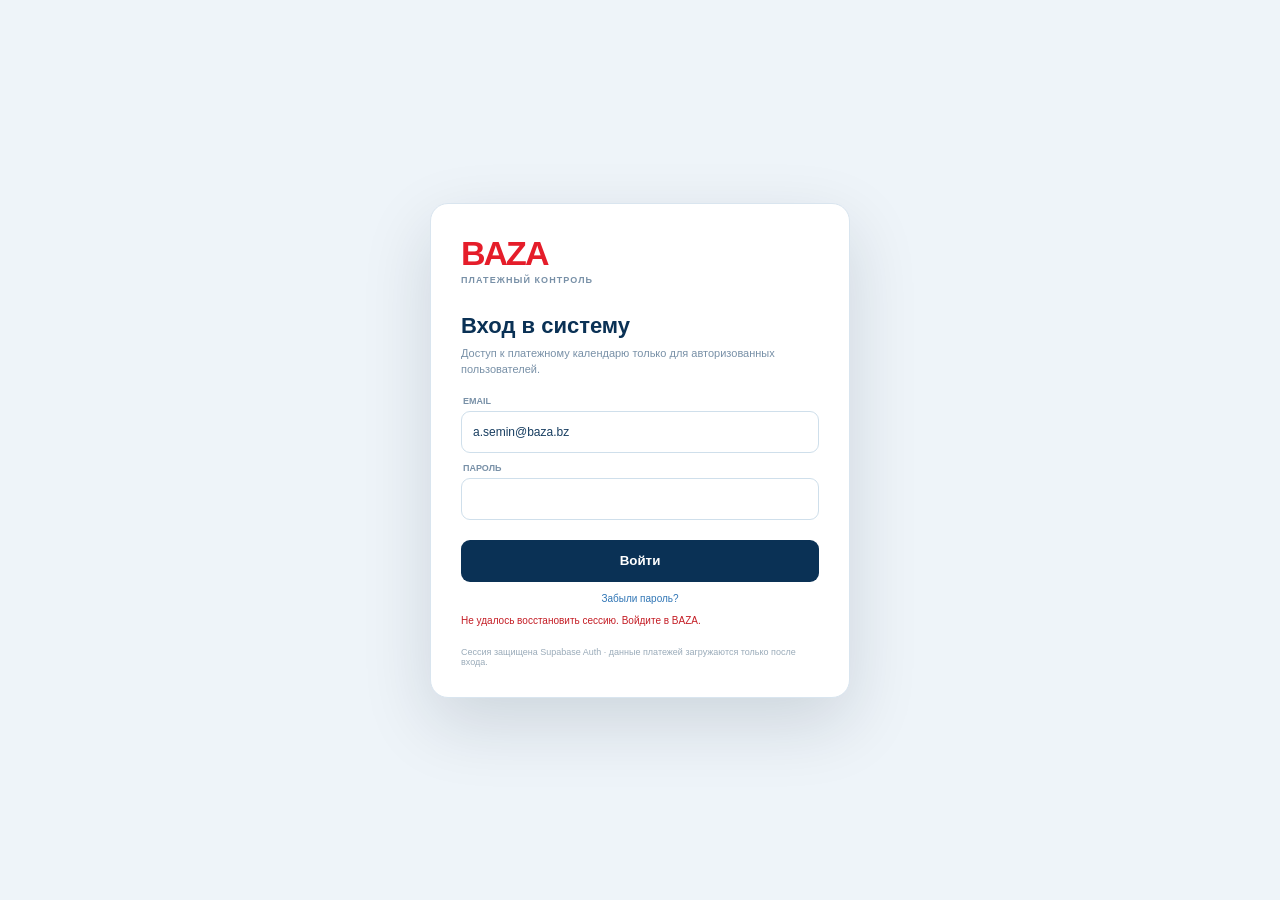
<file: dashboard-20261020.html>
<!doctype html>
<html lang="ru">
<head>
<meta charset="utf-8">
<meta name="viewport" content="width=device-width,initial-scale=1">
<title>BAZA · Платежный контроль</title>
<script>window.PAYMENTS = [];</script>
<style>
*{box-sizing:border-box}:root{--bg:#eef4f9;--card:#fff;--ink:#0a3155;--muted:#7890a7;--line:#d9e5ef;--navy:#123b67;--red:#e51d2a;--green:#719d18;--amber:#d49a19}body{margin:0;background:var(--bg);color:var(--ink);font:12px Arial,sans-serif}.page{max-width:1500px;margin:auto;padding:0 24px 44px}.topbar{height:66px;display:flex;align-items:center;border-bottom:1px solid var(--line);background:rgba(255,255,255,.96);position:sticky;top:0;z-index:20}.brand{width:170px}.brand b{font-size:29px;color:var(--red);letter-spacing:-2px}.brand small{display:block;color:var(--red);font-size:8px;font-weight:800;letter-spacing:.1em}.period{flex:1;color:var(--muted);font-weight:700;font-size:10px;letter-spacing:.08em}.nav a{margin-left:18px;color:#5f7890;text-decoration:none;font-size:10px}.hero{padding:28px 0 18px;display:flex;justify-content:space-between;align-items:end}.eyebrow{font-size:9px;letter-spacing:.16em;color:var(--muted);font-weight:800}.hero h1{font-size:30px;margin:7px 0}.hero p{margin:0;color:var(--muted)}.reset{border:1px solid #cbdbe8;background:#fff;color:#49667f;border-radius:8px;padding:9px 13px;cursor:pointer}.cards{display:grid;grid-template-columns:1.3fr 1fr 1fr 1fr;gap:12px}.metric{background:var(--card);border:1px solid var(--line);border-radius:12px;padding:17px 18px;min-height:100px}.metric label{font-size:9px;color:var(--muted);font-weight:800;letter-spacing:.12em}.metric strong{display:block;font-size:25px;margin:12px 0 3px}.metric small{font-size:9px;color:#9aabb9}.metric.total{background:var(--ink);color:#fff;border-color:var(--ink)}.metric.total label,.metric.total small{color:#bdd0e1}.metric.own{border-top:3px solid var(--red)}.metric.credit{border-top:3px solid var(--navy)}.filters{display:grid;grid-template-columns:1.4fr 1fr 1fr 1fr 1fr auto;gap:8px;margin:14px 0 18px}.field label{display:block;color:var(--muted);font-size:8px;font-weight:800;text-transform:uppercase;letter-spacing:.08em;margin:0 0 5px 2px}.field input,.field select{width:100%;height:36px;border:1px solid #cfdfeb;border-radius:8px;background:#fff;padding:0 9px;color:#31536f;font-size:11px}.section{margin-top:14px}.section-head{display:flex;justify-content:space-between;align-items:end;margin-bottom:9px}.section-head h2{margin:0;font-size:18px}.section-head span{color:var(--muted);font-size:10px}.kpi-board{display:grid;grid-template-columns:1.45fr .8fr .8fr;gap:12px}.board{background:#fff;border:1px solid var(--line);border-radius:13px;padding:17px}.board-title{display:flex;justify-content:space-between;align-items:start;margin-bottom:15px}.board-title h3{margin:0;font-size:13px}.board-title span{font-size:9px;color:var(--muted)}.source-board{display:flex;align-items:center;gap:22px;min-height:250px}.donut{width:170px;height:170px;border-radius:50%;position:relative;flex:none}.donut:after{content:"";position:absolute;inset:27px;border-radius:50%;background:#fff}.donut-center{position:absolute;inset:0;display:grid;place-items:center;text-align:center;z-index:1;font-weight:800;font-size:18px}.donut-center small{display:block;color:var(--muted);font-size:8px;font-weight:500}.legend{flex:1}.legend-row{display:flex;align-items:center;gap:8px;margin:12px 0}.dot{width:8px;height:8px;border-radius:50%;flex:none}.dot.credit{background:var(--navy)}.dot.own{background:var(--red)}.legend-row b{margin-left:auto;font-size:11px}.legend-row span{font-size:10px;color:#5f7890}.rank-wrap{min-height:250px}.rank-row{display:grid;grid-template-columns:145px 1fr 100px;gap:12px;align-items:center;margin:14px 0}.rank-name{font-size:10px;white-space:nowrap;overflow:hidden;text-overflow:ellipsis}.track{height:8px;background:#eaf0f5;border-radius:8px;overflow:hidden}.track i{display:block;height:100%;border-radius:8px;background:var(--navy)}.rank-value{text-align:right;font-size:10px;font-weight:800}.entity-board{margin-top:12px}.entity-list{display:grid;grid-template-columns:1fr 1fr;column-gap:34px}.entity-row{display:grid;grid-template-columns:170px 1fr 105px;gap:12px;align-items:center;padding:9px 0;border-bottom:1px solid #edf2f6}.entity-row .track i{background:var(--red)}.status-strip{display:flex;justify-content:space-between;align-items:center;background:#fff;border:1px solid var(--line);border-radius:12px;padding:12px 15px;margin-top:12px}.status-strip b{font-size:11px}.status-strip small{color:var(--muted);font-size:9px;margin-left:7px}.counts{display:flex;gap:18px}.count{cursor:pointer;font-size:10px;color:#607991}.count i{display:inline-block;width:7px;height:7px;border-radius:50%;margin-right:5px}.count.approved i{background:var(--green)}.count.rejected i{background:var(--red)}.count.pending i{background:var(--amber)}.count b{color:var(--ink);margin-left:2px}.registry{margin-top:26px}.registry-head{display:flex;justify-content:space-between;align-items:end;margin-bottom:10px}.registry-head h2{font-size:23px;margin:4px 0 0}.registry-head span{font-size:10px;color:var(--muted)}.registry-tools{display:flex;gap:8px;margin-bottom:8px}.registry-tools input,.registry-tools select{height:36px;border:1px solid #cfdfeb;border-radius:8px;background:#fff;padding:0 9px;color:#31536f;font-size:11px}.registry-tools input{width:360px}.table-card{background:#fff;border:1px solid var(--line);border-radius:12px;overflow:hidden}.table-wrap{overflow:auto;max-height:650px}table{width:100%;border-collapse:collapse;table-layout:fixed;font-size:10px}th{position:sticky;top:0;background:#f7fafc;z-index:3;color:#6d87a0;text-transform:uppercase;letter-spacing:.07em;font-size:8px;text-align:left;padding:8px 7px;border-bottom:1px solid var(--line)}th:nth-child(1){width:14%}th:nth-child(2){width:12%}th:nth-child(3){width:11%}th:nth-child(4){width:11%}th:nth-child(5){width:13%}th:nth-child(6){width:8%}th:nth-child(7){width:8%}th:nth-child(8){width:13%}th:nth-child(9){width:10%}td{padding:8px 7px;border-bottom:1px solid #edf2f6;overflow:hidden;text-overflow:ellipsis;white-space:nowrap}tr:hover{background:#f8fbfd}.counterparty{font-weight:700;color:#173d60}.num{text-align:right;font-variant-numeric:tabular-nums}.badge{display:inline-block;padding:3px 6px;border-radius:99px;font-size:8px;font-weight:800}.badge.credit{background:#e8f0f9;color:var(--navy)}.badge.own{background:#fff0f1;color:#c51d28}.status-actions{display:flex;gap:4px;align-items:center}.pill{padding:4px 6px;border-radius:99px;font-size:8px;font-weight:800}.pill.pending{background:#fff7e5;color:#8a6500}.pill.approved{background:#f0f7e8;color:#557e00}.pill.rejected{background:#fff0f1;color:#c41d25}.status-actions button{border:1px solid #cbd9e4;background:#fff;border-radius:6px;padding:4px 6px;font-size:9px;cursor:pointer}.status-actions .approve{color:#557e00}.status-actions .reject{color:#c41d25}.status-actions .active.approve{background:#f0f7e8}.status-actions .active.reject{background:#fff0f1}.column-filter{width:100%;height:24px;margin-top:5px;border:1px solid #cfdfeb;border-radius:5px;background:#fff;color:#45637d;font-size:8px}.comment-view{display:flex;gap:5px;align-items:center}.comment-text{overflow:hidden;text-overflow:ellipsis}.comment-add{border:0;background:none;color:#2f75b5;font-size:9px;cursor:pointer;padding:0}.modal.hidden{display:none}.modal{position:fixed;inset:0;z-index:50;display:grid;place-items:center}.backdrop{position:absolute;inset:0;background:#05203999}.modal-card{position:relative;background:#fff;width:min(650px,calc(100vw - 26px));max-height:calc(100vh - 30px);overflow:auto;border-radius:15px;padding:22px;box-shadow:0 25px 70px #001a3333}.close{position:absolute;right:12px;top:8px;border:0;background:none;font-size:24px;color:#899bad;cursor:pointer}.modal-card h2{margin:5px 0;font-size:20px}.amount{font-size:25px;font-weight:800;margin:8px 0}.details{display:grid;grid-template-columns:1fr 1fr;border-top:1px solid var(--line);margin-top:10px}.detail{padding:9px 0;border-bottom:1px solid var(--line)}.detail:nth-child(even){padding-left:12px;border-left:1px solid var(--line)}.detail label{display:block;color:var(--muted);font-size:8px;text-transform:uppercase;margin-bottom:3px}.comment{margin-top:14px}.comment label{display:block;color:var(--muted);font-size:8px;text-transform:uppercase;margin-bottom:5px}.comment textarea{width:100%;min-height:70px;border:1px solid #cfdfeb;border-radius:8px;padding:8px;font-size:10px}.modal-actions{display:flex;gap:7px;margin-top:12px}.modal-actions button{border:1px solid #cbd9e4;background:#fff;border-radius:7px;padding:8px 11px;font-size:10px;font-weight:700;cursor:pointer}.modal-actions .approve{background:#f0f7e8;color:#557e00}.modal-actions .reject{background:#fff0f1;color:#c41d25}@media(max-width:1050px){.cards{grid-template-columns:1fr 1fr}.filters{grid-template-columns:1fr 1fr 1fr}.kpi-board{grid-template-columns:1fr}.entity-list{grid-template-columns:1fr}.source-board{justify-content:center}.table-wrap{overflow:auto}table{min-width:1050px}}@media(max-width:700px){.page{padding:0 12px 30px}.nav{display:none}.period{font-size:9px}.hero{display:block}.hero .reset{margin-top:12px}.cards{grid-template-columns:1fr}.filters{grid-template-columns:1fr 1fr}.counts{gap:9px;flex-wrap:wrap}.status-strip{display:block}.counts{margin-top:8px}.source-board{display:block}.donut{margin:auto}.legend{margin-top:10px}.registry-tools{display:block}.registry-tools input,.registry-tools select{width:100%;margin-bottom:6px}.rank-row,.entity-row{grid-template-columns:110px 1fr 80px}}

/* BAZA_CROSSFILTER */
.dashboard-clickable{color:inherit;cursor:pointer;font-family:inherit;border:1px solid transparent;border-radius:7px;background:transparent;text-align:left;transition:background .15s,border-color .15s}
button.rank-row.dashboard-clickable{width:100%;padding:7px 6px;margin:6px 0}
.dashboard-clickable:hover{background:#eef5fc}
.dashboard-clickable:focus-visible{outline:2px solid #347fb8;outline-offset:2px}
.dashboard-clickable.selected{background:#e5f1fc;border-color:#9ac0de}
button.legend-row.dashboard-clickable{width:100%;padding:9px 7px;margin:3px 0}
button.legend-row.dashboard-clickable span{text-align:left}
.metric[data-dash-field]{cursor:pointer}
.metric[data-dash-field]:hover{box-shadow:0 0 0 2px #a6c8e8}
.metric[data-dash-field].selected{outline:2px solid #2773b4;outline-offset:2px}
.donut{cursor:crosshair}
.active-filters{display:flex;flex-wrap:wrap;align-items:center;gap:7px;margin:10px 0 13px}
.active-filters:empty{display:none}
.active-filters-label{font-size:10px;color:var(--muted);font-weight:800}
.active-filter-chip{border:1px solid #a5c6e3;background:#e8f3fc;color:#123d64;border-radius:15px;padding:6px 10px;font-size:10px;font-family:inherit;cursor:pointer}
.active-filter-chip:hover{background:#d6e9f8}
.active-filters-clear{border:0;background:transparent;color:#2d6c9b;font-size:10px;font-family:inherit;cursor:pointer;text-decoration:underline}
.count.selected{background:#e3f0fc;outline:1px solid #90b9de;border-radius:6px;padding:5px}
@media(max-width:700px){button.rank-row.dashboard-clickable{grid-template-columns:100px minmax(50px,1fr) 85px;gap:6px}}
[hidden]{display:none!important}.role-viewer .approve,.role-viewer .reject,.role-viewer .comment-add,.role-viewer .modal-actions{display:none!important}



/* BAZA_COMPACT_SOURCE_BARS */
.source-split-caption{display:none!important}
.split-track{height:10px}
.project-item-track.split-track{height:9px}

/* BAZA_SOURCE_SPLIT_V1 */
.split-track{display:flex!important;align-items:stretch;overflow:hidden;gap:0;background:#e8eff5}
.split-track i{display:block;height:100%;flex:0 0 auto;border-radius:0!important}
.split-track .split-credit{background:var(--navy)!important}
.split-track .split-own{background:var(--red)!important}
.source-split-caption{display:flex;gap:5px 15px;align-items:center;flex-wrap:wrap;color:#67829b;font-size:9px;line-height:1.5}
.source-split-caption>span{white-space:nowrap}
.source-dot{display:inline-block;width:7px;height:7px;border-radius:2px;margin-right:5px}
.source-dot.blue{background:var(--navy)}.source-dot.red{background:var(--red)}
.project-item .source-split-caption{margin:0 0 6px}
.split-rank .split-rank-middle{min-width:0;display:flex;flex-direction:column;gap:5px}
button.rank-row.split-rank{grid-template-columns:minmax(90px,170px) minmax(0,1fr) 105px;align-items:center}
.split-rank .source-split-caption{font-size:8px}
@media(max-width:700px){button.rank-row.split-rank{grid-template-columns:minmax(75px,95px) minmax(0,1fr) 83px;gap:7px}.split-rank .source-split-caption{font-size:7px}}

/* BAZA_PROJECT_BREAKDOWN_V1 */
.project-board{margin-top:12px}
.project-board .board-title{align-items:center;gap:20px}
.project-board .board-title h3{margin:0 0 3px}
.project-board .board-title span{color:var(--muted);font-size:10px;line-height:1.5}
#projectSummary{text-align:right;white-space:nowrap;font-size:10px;color:var(--muted)}
.project-rank{display:grid;grid-template-columns:repeat(2,minmax(0,1fr));gap:10px 14px}
button.project-item.dashboard-clickable{width:100%;min-width:0;display:block;padding:12px 14px;background:#f8fbfe;border:1px solid #e1ebf4;border-radius:9px;text-align:left}
button.project-item.dashboard-clickable:hover{background:#edf5fc;border-color:#aecae0}
button.project-item.dashboard-clickable.selected{background:#e3f0fc;border-color:#7caed5}
.project-item-head{display:flex;align-items:baseline;justify-content:space-between;gap:10px;min-width:0}
.project-item-name{font-size:12px;font-weight:700;overflow:hidden;text-overflow:ellipsis;white-space:nowrap;min-width:0}
.project-item-sum{font-size:12px;font-weight:800;white-space:nowrap}
.project-item-track{display:block;margin:9px 0 6px;height:7px;background:#e5edf4;border-radius:7px;overflow:hidden}
.project-item-track i{display:block;height:100%;background:var(--navy);border-radius:7px}
.project-item-footer{display:flex;align-items:center;justify-content:space-between;gap:8px;color:var(--muted);font-size:9px}
.project-item-footer span:last-child{white-space:nowrap}
@media(max-width:900px){.project-rank{grid-template-columns:1fr}.project-board .board-title{align-items:flex-start;flex-direction:column;gap:5px}#projectSummary{text-align:left}}


/* BAZA_NAV_VISIBILITY_V2 */
.page > header.topbar {
  background:#0d3054!important;
  color:#fff!important;
  border:1px solid #244968!important;
  border-top:0!important;
  box-shadow:0 7px 19px rgba(9,34,58,.3)!important;
  min-height:78px;
}
.page > header.topbar .nav {
  display:flex!important;
  background:#20496e;
  padding:6px;
  gap:5px;
  border-radius:11px;
  flex-wrap:nowrap;
}
.page > header.topbar .nav a {
  color:#fff!important;
  background:#20496e!important;
  border:1px solid #41688a!important;
  margin:0!important;
  font-size:12px!important;
  font-weight:800!important;
  padding:10px 15px!important;
  border-radius:7px!important;
  opacity:1!important;
}
.page > header.topbar .nav a:hover,
.page > header.topbar .nav a:focus-visible {
  background:#35698e!important;
  box-shadow:0 0 0 2px #80b2d4!important;
}
.page > header.topbar .nav a.active,
.page > header.topbar .nav a[aria-current="page"] {
  color:#0d3054!important;
  background:#fff!important;
  border-color:#fff!important;
  box-shadow:inset 0 -3px 0 #e51d2a!important;
}
.page > header.topbar .nav a[hidden]{display:none!important}
@media(max-width:1100px){
  .page > header.topbar .nav{width:100%;overflow-x:auto}
}
@media(max-width:700px){
  .page > header.topbar .nav a{padding:9px 10px!important;font-size:11px!important}
}

/* BAZA_NAV_VISIBILITY_V1 */
.topbar{
  min-height:76px;height:auto;padding:11px 18px;gap:18px;
  background:#103457;border:1px solid #204d74;border-top:0;
  border-radius:0 0 12px 12px;box-shadow:0 7px 24px rgba(8,36,61,.23);
}
.topbar .brand{flex-shrink:0;min-width:140px}
.topbar .brand b{color:#fff}
.topbar .brand small{color:#fd6672}
.topbar .period{color:#c0d3e5;font-size:10px}
.topbar .nav{display:flex;align-items:center;gap:5px;flex-shrink:0}
.topbar .nav a{
  display:inline-flex;align-items:center;justify-content:center;white-space:nowrap;
  margin:0;padding:11px 13px;min-height:39px;border-radius:8px;
  color:#e0ebf5;font-size:12px;font-weight:700;
  border:1px solid transparent;transition:background .15s,color .15s,box-shadow .15s;
}
.topbar .nav a:hover,.topbar .nav a:focus-visible{background:#28557b;color:#fff;outline:none;border-color:#527797}
.topbar .nav a.active,.topbar .nav a[aria-current="page"]{
  color:#123b67;background:#fff;border-color:#fff;
  box-shadow:inset 0 -3px 0 #e51d2a;
}
.topbar .nav a[hidden]{display:none!important}
@media(max-width:1100px){
  .topbar{flex-wrap:wrap;gap:9px;padding:11px 14px}
  .topbar .period{flex:1}
  .topbar .nav{width:100%;overflow-x:auto;padding-bottom:2px}
}
@media(max-width:700px){
  .topbar .brand{min-width:110px;width:auto}
  .topbar .brand b{font-size:24px}
  .topbar .period{font-size:9px}
  .topbar .nav{display:flex;gap:4px}
  .topbar .nav a{font-size:11px;padding:9px 10px;min-height:36px}
}


/* BAZA_RED_HEADER_V1 */
.page > header.topbar{
  background:#e51d2a!important;
  border-color:#c31826!important;
  box-shadow:0 7px 19px rgba(102,15,27,.22)!important;
}
.page > header.topbar .brand b{color:#fff!important}
.page > header.topbar .brand small{color:#fff!important;opacity:.9}
.page > header.topbar .period{color:#fff!important;opacity:.9}
.page > header.topbar .nav{background:rgba(102,0,15,.20)!important}
.page > header.topbar .nav a{
  color:#fff!important;
  background:rgba(130,0,17,.18)!important;
  border-color:rgba(255,255,255,.38)!important;
}
.page > header.topbar .nav a:hover,
.page > header.topbar .nav a:focus-visible{
  background:rgba(255,255,255,.2)!important;
  box-shadow:0 0 0 2px rgba(255,255,255,.3)!important;
}
.page > header.topbar .nav a.active,
.page > header.topbar .nav a[aria-current="page"]{
  color:#c41628!important;
  background:#fff!important;
  border-color:#fff!important;
  box-shadow:inset 0 -3px 0 #a90d1f!important;
}


/* BAZA_COMPACT_HIDE_EXPLANATIONS_V1 */
/* Keep KPI values and the four numeric cash-reconciliation figures. */
.hero > div > p,
.project-board .board-title > div > span,
#cashBoard > p:first-of-type,
#cashBoard > #cashNote,
.vgo-section .vgo-note,
.cash-reconciliation .cash-recon-note:not(.cash-recon-warning){
  display:none!important;
}


/* BAZA_CALENDAR_FORMED_REVIEW_V1 */
#calendarReviewBanner[hidden],#calendarConfirmDialog[hidden]{display:none!important}
#calendarReviewBanner{display:flex;align-items:center;justify-content:space-between;flex-wrap:wrap;gap:13px;background:#f9fcff;border:1px solid #c8dceb;border-left:4px solid #123b67;border-radius:11px;padding:16px 19px;margin-bottom:16px}
#calendarReviewBanner h2{margin:4px 0 7px;font-size:16px}
#calendarReviewBanner p{margin:0;color:#638098;font-size:11px;line-height:1.7}
.calendar-review-label{font-size:9px;font-weight:900;color:#7891a5;letter-spacing:.09em}
.calendar-review-controls{display:flex;align-items:end;gap:8px;flex-wrap:wrap}
.calendar-review-controls select{height:38px;min-width:172px;padding:7px 9px;background:#fff;border:1px solid #c9dce8;border-radius:8px;color:#173e5c}
.calendar-review-btn{height:38px;border:1px solid #123b67;border-radius:8px;background:#123b67;color:#fff;font-weight:800;font-size:11px;padding:8px 13px;cursor:pointer}
.calendar-review-btn.secondary{background:#fff;color:#305d7c;border-color:#c9dce8}
.calendar-review-btn:disabled{opacity:.5;cursor:wait}
#calendarReviewStatus{display:inline-flex;background:#e6eef6;border:1px solid #c4d7e9;color:#235779;border-radius:20px;padding:3px 9px;font-size:10px;font-weight:800}
#calendarReviewStatus.locked{background:#e8f4ee;border-color:#c6e2d1;color:#286c49}
body.calendar-review-mode .status-strip,
body.calendar-review-mode .kpi-board>.board:nth-child(3),
body.calendar-review-mode #registry thead th:nth-child(9),
body.calendar-review-mode #registry thead th:nth-child(10),
body.calendar-review-mode #paymentTable td:nth-child(9),
body.calendar-review-mode #paymentTable td:nth-child(10),
body.calendar-review-mode #cashBoard,
body.calendar-review-mode .modal-actions,
body.calendar-review-mode #modalStatus,
body.calendar-review-mode .modal-card>.comment,
body.calendar-review-mode a[href="#cashBoard"] {display:none!important}
body.calendar-review-mode .kpi-board{grid-template-columns:1.5fr 1fr}
#calendarConfirmDialog{width:min(570px,calc(100vw - 30px));border:1px solid #d3e2ec;border-radius:15px;padding:0;color:#153b59;box-shadow:0 23px 70px #103c5470;font:12px Arial,sans-serif}
#calendarConfirmDialog::backdrop{background:#0e294c80}
#calendarConfirmDialog .calendar-dialog-head{display:flex;align-items:center;justify-content:space-between;background:#f1f7fb;border-bottom:1px solid #d9e6ed;padding:14px 20px}
#calendarConfirmDialog .calendar-dialog-head h2{font-size:17px;margin:0}
#calendarConfirmDialog .calendar-dialog-body{padding:20px}
#calendarConfirmDialog .calendar-dialog-body p{color:#648098;line-height:1.7}
#calendarConfirmDialog label{display:block;font-weight:700;font-size:11px;margin:15px 0 5px}
#calendarConfirmDialog textarea{min-height:75px;width:100%;padding:9px;border:1px solid #d0dfeb;border-radius:8px;font:12px Arial}
#calendarConfirmDialog .check{display:flex;gap:8px;align-items:start;line-height:1.5}
#calendarConfirmDialog .check input{width:18px;height:18px;flex:none}
#calendarConfirmDialog .dialog-actions{display:flex;justify-content:flex-end;gap:9px;margin-top:18px}
@media(max-width:850px){body.calendar-review-mode .kpi-board{grid-template-columns:1fr}#calendarReviewBanner{align-items:start}}


/* BAZA_REGISTRY_MULTISELECT_AND_SUMS_V1 */
#registry .registry-sums{display:flex;align-items:stretch;gap:10px;flex-wrap:wrap;margin:0 0 12px}
#registry .registry-sum{display:flex;gap:4px;flex-direction:column;justify-content:center;min-width:210px;flex:1;background:#fff;border:1px solid #d9e5ef;border-radius:11px;padding:12px 16px}
#registry .registry-sum>span{font-size:9px;letter-spacing:.09em;font-weight:800;color:#7890a7}
#registry .registry-sum strong{font-size:22px;color:#143c61;font-weight:900;letter-spacing:-.5px;font-variant-numeric:tabular-nums;line-height:1.3}
#registry .registry-sum small{font-size:10px;color:#849bb0}
#registry .registry-sum-selected{border-left:4px solid #e51d2a;background:#fffafa}
#registry .registry-sum-selected strong{color:#c81c2b}
#registry .registry-select-help{display:flex;align-items:center;justify-content:center;flex-wrap:wrap;flex-direction:column;gap:6px;min-width:185px;padding:9px 13px;background:#f8fbff;border:1px solid #dbe7f0;border-radius:11px;text-align:center}
#registry .registry-select-help span{font-size:10px;color:#7890a7}
#registry .registry-select-help button{background:white;border:1px solid #ccdaea;border-radius:7px;color:#365c79;padding:8px 12px;font-size:10px;font-weight:800;cursor:pointer}
#registry .registry-select-help button:disabled{opacity:.5;cursor:default}
#registry .registry-select-help button:not(:disabled):hover{background:#eaf1f7}
#registry .registry-checkbox-head,#registry .registry-checkbox-cell{width:38px!important;min-width:38px!important;max-width:38px!important;text-align:center!important;padding:8px 4px!important}
#registry .registry-checkbox-head input,#registry .registry-checkbox-cell input{width:16px;height:16px;accent-color:#e51d2a;cursor:pointer;vertical-align:middle}
#registry #paymentTable tr.registry-row-selected{background:#fff0f1}
#registry #paymentTable tr.registry-row-selected:hover{background:#ffe6e9}
#registry th:nth-child(1){width:38px}
#registry th:nth-child(2){width:14%}
#registry th:nth-child(3){width:12%}
#registry th:nth-child(4){width:11%}
#registry th:nth-child(5){width:11%}
#registry th:nth-child(6){width:13%}
#registry th:nth-child(7){width:8%}
#registry th:nth-child(8){width:8%}
#registry th:nth-child(9){width:13%}
#registry th:nth-child(10){width:10%}
@media(max-width:650px){#registry .registry-sum{min-width:155px}#registry .registry-sum strong{font-size:18px}#registry .registry-select-help{flex-basis:100%}}


/* Shared BAZA red navigation header */
.topbar{min-height:72px;height:auto;max-width:1500px;margin:0 auto;display:flex;align-items:center;gap:12px;padding:10px 18px;background:#e51d2a!important;color:#fff;position:sticky;top:0;z-index:50;border-radius:0 0 12px 12px;box-shadow:0 7px 22px #66101b30;border-bottom:0}
.topbar .brand{flex:none;width:auto;min-width:150px;color:#fff;text-decoration:none}
.topbar .brand b{display:block;color:#fff!important;font-size:27px;line-height:1;letter-spacing:-1.6px}
.topbar .brand small{display:block;color:#fff!important;font-size:8px;font-weight:900;letter-spacing:.1em;margin-top:5px}
.topbar .period{flex:1;min-width:145px;color:#fff!important;opacity:.94;font-size:10px;font-weight:800;letter-spacing:.08em}
.topbar .nav{display:flex;align-items:center;gap:5px;padding:6px;border-radius:10px;background:#82001126;overflow-x:auto;scrollbar-width:thin;flex:0 1 auto}
.topbar .nav a{display:inline-flex;align-items:center;justify-content:center;white-space:nowrap;padding:9px 11px;border:1px solid #ffffff70;border-radius:8px;background:transparent;color:#fff!important;text-decoration:none;font-size:10px;font-weight:800;margin:0}
.topbar .nav a:hover{background:#ffffff20}
.topbar .nav a.active,.topbar .nav a[aria-current="page"]{background:#fff!important;color:#c81323!important;border-color:#fff;box-shadow:inset 0 -3px 0 #c81323}
.topbar .user-tools{display:flex;align-items:center;gap:8px;color:#fff;font-size:9px;white-space:nowrap}
.topbar .user-tools button{background:#fff;color:#123b67;border:0;border-radius:6px;padding:7px 9px;cursor:pointer}
@media(max-width:1240px){.topbar{flex-wrap:wrap}.topbar .period{order:2}.topbar .nav{order:3;flex:1 0 100%;max-width:100%}.topbar .user-tools{margin-left:auto}}
@media(max-width:560px){.topbar{padding:9px 10px;gap:8px}.topbar .brand{min-width:118px}.topbar .period{min-width:0;font-size:8px}.topbar .nav{width:100%}.topbar .nav a{padding:8px 9px;font-size:9px}}
</style>
</head>
<body>
<div class="page">
<header class="topbar"><a href="index.html#dashboard" class="brand" aria-label="BAZA, платёжный контроль"><b>BAZA</b><small>ПЛАТЁЖНЫЙ КОНТРОЛЬ</small></a><div class="period">19–25 ОКТЯБРЯ 2026 · ФИНАНСОВЫЙ КОНТРОЛЬ</div><nav class="nav"><a href="index.html#dashboard" class="active" aria-current="page">Дашборд</a><a href="calendar.html">Формирование ПК</a><a href="plan-fact.html">План / факт</a><a id="adminUsersLink" href="users.html" hidden>Пользователи</a></nav></header>
<section class="hero" id="dashboard"><div><div class="eyebrow">EXECUTIVE VIEW</div><h1>Платежный контроль</h1><p>Куда уходят деньги, за счёт какого источника и какие платежи требуют решения.</p></div><button class="reset" id="reset">Сбросить фильтры</button></section>
<section id="calendarReviewBanner" hidden aria-live="polite">
 <div style="flex:1;min-width:235px"><div class="calendar-review-label">НЕДЕЛЬНЫЙ ПЛАТЁЖНЫЙ КАЛЕНДАРЬ</div>
 <h2><span id="calendarReviewWeek">—</span> <span id="calendarReviewStatus">—</span></h2>
 <p id="calendarReviewNote">Лидеры рассматривают ПК здесь. Согласование происходит вне системы — дополнительных кнопок согласования нет.</p></div>
 <div class="calendar-review-controls">
  <div><div class="calendar-review-label" style="margin-bottom:5px">ПОКАЗЫВАТЬ НЕДЕЛЮ</div><select id="calendarWeekSelect" aria-label="Период сформированного ПК"></select></div>
  <button id="calendarReturnBtn" class="calendar-review-btn secondary" type="button" hidden>Вернуть на доработку</button>
  <button id="calendarLockBtn" class="calendar-review-btn" type="button" hidden>Зафиксировать ПК</button>
 </div>
</section>
<dialog id="calendarConfirmDialog" aria-labelledby="calendarConfirmTitle">
 <div class="calendar-dialog-head"><h2 id="calendarConfirmTitle">Зафиксировать согласованный ПК</h2>
 <button type="button" class="calendar-review-btn secondary" id="calendarConfirmClose" aria-label="Закрыть">×</button></div>
 <form id="calendarConfirmForm" class="calendar-dialog-body">
  <p>Подтверди, что сформированный ПК действительно согласован ФД и уполномоченными руководителями <b>вне BAZA</b>. После фиксации менять эту версию нельзя. Лидерам ничего нажимать не требуется.</p>
  <label for="calendarApprovalNote">Где, когда и кем согласован ПК</label>
  <textarea id="calendarApprovalNote" required minlength="8" placeholder="Например: ФД и руководители, согласование 26.10.2026 в 11:45"></textarea>
  <label class="check"><input id="calendarApprovalConfirm" type="checkbox" required><span>Подтверждаю получение согласований и неизменность версии ПК</span></label>
  <div class="dialog-actions"><button type="button" class="calendar-review-btn secondary" id="calendarConfirmCancel">Отмена</button>
  <button type="submit" class="calendar-review-btn" id="calendarConfirmSubmit">Зафиксировать</button></div>
 </form>
</dialog>
<section class="cards"><div class="metric total"><label>ПЕРЕЧИСЛЕНИЯ ВНЕ ГК</label><strong id="kpiTotal">—</strong><small>по выбранным фильтрам</small></div><div class="metric own" data-dash-field="source" data-dash-value="Собственные" role="button" tabindex="0" aria-label="Фильтр: собственные средства"><label>СОБСТВЕННЫЕ · ВНЕ ГК</label><strong id="kpiOwn">—</strong><small>красный — собственные средства</small></div><div class="metric credit" data-dash-field="source" data-dash-value="Кредит" role="button" tabindex="0" aria-label="Фильтр: кредитные средства"><label>КРЕДИТНЫЕ · ВНЕ ГК</label><strong id="kpiCredit">—</strong><small>синий — кредитные средства</small></div><div class="metric"><label>ДОЛЯ КРЕДИТА</label><strong id="kpiShare">—</strong><small>от общей суммы платежей</small></div></section>

<section class="section"><div class="section-head"><h2>Структура платежей</h2><span id="dashboardTotal">—</span></div><div id="activeFilters" class="active-filters" aria-live="polite"></div><div class="kpi-board"><div class="board"><div class="board-title"><h3>Платежи вне ГК по направлениям</h3><span>ТОП-8</span></div><div id="directionRank" class="rank-wrap"></div></div><div class="board"><div class="board-title"><h3>Источники финансирования</h3><span>структура</span></div><div class="source-board"><div id="sourceDonut" class="donut"></div><div id="sourceLegend" class="legend"></div></div></div><div class="board"><div class="board-title"><h3>Статусы</h3><span>по количеству</span></div><div id="statusBoard" class="rank-wrap"></div></div></div><div class="board project-board">
  <div class="board-title">
    <div>
      <h3>Платежи вне ГК по проектам</h3>
      <span>Показываются только указанные проекты с расходами · совместные платежи — «Несколько проектов» · Инфраструктура и М73 не включены</span>
    </div>
    <span id="projectSummary">—</span>
  </div>
  <div id="projectRank" class="project-rank"></div>
</div>
<div class="board entity-board"><div class="board-title"><h3>Платежи вне ГК по юрлицам</h3><span>рейтинг · по сумме платежей</span></div><div id="entityRank" class="entity-list"></div></div></section>
<section class="status-strip"><div><b>Согласование</b><small>нажмите на статус для фильтрации реестра</small></div><div class="counts"><span class="count approved" data-quick="approved"><i></i>Согласовано <b id="approvedCount">0</b></span><span class="count rejected" data-quick="rejected"><i></i>Не согласовано <b id="rejectedCount">0</b></span><span class="count pending" data-quick="pending"><i></i>Ожидает <b id="pendingCount">0</b></span></div></section>
<section class="registry" id="registry"><div class="registry-head"><div><div class="eyebrow">РЕЕСТР · ТОЛЬКО РАСХОДНЫЕ ОПЕРАЦИИ</div><h2>Платежи к согласованию</h2></div><span id="rowsCount">—</span></div><div class="registry-sums" aria-live="polite">
 <div class="registry-sum registry-sum-filter"><span>СУММА ПО ТЕКУЩИМ ФИЛЬТРАМ</span><strong id="registryFilteredSum">0,00 ₽</strong><small id="registryFilteredCount">0 платежей</small></div>
 <div class="registry-sum registry-sum-selected"><span>СУММА ВЫДЕЛЕННЫХ ПЛАТЕЖЕЙ</span><strong id="registrySelectedSum">0,00 ₽</strong><small id="registrySelectedCount">Выбрано: 0</small></div>
 <div class="registry-select-help"><span>Выбирай строки галочками. Shift + клик — диапазон.</span><button type="button" id="registryClearSelection" disabled>Снять выделение</button></div>
</div><div class="table-card"><div class="table-wrap"><table><thead><tr><th class="registry-checkbox-head"><input type="checkbox" id="registrySelectAll" aria-label="Выделить все платежи текущего фильтра" title="Выбрать все показанные платежи"></th><th>Юрлицо<select class="column-filter" data-field="entity"><option value="">Все</option></select></th><th>Контрагент<select class="column-filter" data-field="counterparty"><option value="">Все</option></select></th><th>Направление<select class="column-filter" data-field="direction"><option value="">Все</option></select></th><th>Проект<select class="column-filter" data-field="project"><option value="">Все</option></select></th><th>Подстатья<select class="column-filter" data-field="subcategory"><option value="">Все</option></select></th><th>Источник<select class="column-filter" data-field="source"><option value="">Все</option></select></th><th>Сумма</th><th>Статус / действие<select class="column-filter" data-field="status"><option value="">Все</option><option value="pending">Ожидает</option><option value="approved">Согласован</option><option value="rejected">Не согласован</option></select></th><th>Комментарий</th></tr></thead><tbody id="paymentTable"></tbody></table></div></div></section>
</div>
<div id="modal" class="modal hidden"><div class="backdrop"></div><div class="modal-card"><button class="close" id="modalClose">×</button><div class="eyebrow">КАРТОЧКА ПЛАТЕЖА</div><h2 id="modalCounterparty">—</h2><div id="modalAmount" class="amount">—</div><div id="modalStatus"></div><div id="modalDetails" class="details"></div><div class="comment"><label>Комментарий</label><textarea id="modalComment" placeholder="Причина отказа или дополнительный комментарий…"></textarea></div><div class="modal-actions"><button id="modalApprove" class="approve">✓ Согласовать</button><button id="modalReject" class="reject">✕ Отклонить</button><button id="modalSaveComment">Сохранить комментарий</button></div></div></div>
<script>
const SUPABASE_URL='https://duvdlpzwxtuwbwyggpla.supabase.co',SUPABASE_KEY='sb_publishable_WBg9viktHBpz9lw1Nwqtyw_49Src_lU';
function setConnectionState(ok,text){const el=document.getElementById('supabaseStatus');if(!el)return;el.className='supabase-status '+(ok?'ok':'err');const span=el.querySelector('span:last-child');if(span)span.textContent=text;}
let PAY=[];const money=n=>new Intl.NumberFormat('ru-RU',{maximumFractionDigits:0}).format(Math.round(Number(n)||0))+' ₽';const esc=s=>String(s??'—').replace(/[&<>"']/g,m=>({'&':'&amp;','<':'&lt;','>':'&gt;','"':'&quot;',"'":'&#039;'}[m]));const uniq=f=>[...new Set(PAY.map(x=>x[f]).filter(Boolean))].sort((a,b)=>String(a).localeCompare(String(b),'ru'));
const state={source:'',direction:'',entity:'',search:'',status:'',column:{}};let approvals={},modalPayment=null;
function fill(id,vals){const e=document.getElementById(id);vals.forEach(v=>{const o=document.createElement('option');o.value=v;o.textContent=v;e.appendChild(o)})}['source','direction','entity'].forEach(f=>fill(f+'Filter',uniq(f)));document.querySelectorAll('.column-filter').forEach(s=>{if(s.dataset.field!=='status')fillCol(s,s.dataset.field)});function fillCol(s,f){uniq(f).forEach(v=>{const o=document.createElement('option');o.value=v;o.textContent=v;s.appendChild(o)})}
function getStatus(id){return approvals[id]?.status||'pending'}function getComment(id){return approvals[id]?.comment||''}
async function loadApprovals(){try{const r=await fetch(SUPABASE_URL+'/rest/v1/payment_approvals?select=payment_id,status,comment,approved_by,updated_at',{headers:{apikey:SUPABASE_KEY,Authorization:'Bearer '+SUPABASE_KEY}});if(r.ok){approvals={};(await r.json()).forEach(x=>approvals[x.payment_id]=x)}}catch(e){}render()}
async function saveApproval(id,status,comment=getComment(id)){
  const payment=PAY.find(r=>String(r.id)===String(id));
  if(!payment||!isRegistryOutgoing(payment)){
    alert('Входящие операции не являются платежами на согласование.');
    return;
  }
  if(!['admin','approver'].includes(window.__BAZA_AUTH_ROLE||'')){alert('Для согласования платежей необходима роль согласующего или администратора.');return;}
  if(typeof window.approvalHeaders!=='function'){alert('Нет активной сессии. Войдите в систему повторно.');return;}
  const p={payment_id:id,status,comment:comment||null,approved_by:window.__BAZA_AUTH_NAME||'',approved_by_user_id:window.__BAZA_AUTH_USER_ID||null,updated_at:new Date().toISOString()};
  try{
    const res=await window.BazaSession.fetch(SUPABASE_URL+'/rest/v1/payment_approvals?on_conflict=payment_id',{
      method:'POST',headers:window.approvalHeaders({Prefer:'resolution=merge-duplicates,return=representation'}),body:JSON.stringify(p)
    });
    if(!res.ok){const err=await res.json().catch(()=>({}));throw new Error('Не удалось сохранить согласование: '+(err.message||'HTTP '+res.status));}
    const saved=await res.json();
    approvals[id]=saved[0]||p;
    render();
    if(modalPayment)openModal(modalPayment);
  }catch(e){alert(e.message||'Ошибка сохранения. Попробуйте ещё раз.');}
}
/* BAZA_PROJECT_ACTUAL_NAMES_V1: one project group for every outgoing payment. */
const UNASSIGNED_PROJECT='__BAZA_UNASSIGNED_PROJECT__';
const MULTI_PROJECT_KEY='__BAZA_MULTI_PROJECT__';
function classifyProject(raw){
  const name=String(raw??'').trim();
  if(!name)return null;
  if(name.split(/[,;]/).map(p=>p.trim()).filter(Boolean).length>1)return MULTI_PROJECT_KEY;
  // Preserve actual project names from the payment, including М73 and Инфраструктура.
  return name;
}
const projectGroupKey=raw=>classifyProject(raw)||UNASSIGNED_PROJECT;
const PROJECT_DISPLAY_NAME=key=>key===MULTI_PROJECT_KEY?'Несколько проектов':key===UNASSIGNED_PROJECT?'Без проекта':key;

function matches(r){if(state.source&&r.source!==state.source||state.direction&&r.direction!==state.direction||state.entity&&r.entity!==state.entity||state.status&&getStatus(r.id)!==state.status)return false;if(state.search&&![r.counterparty,r.entity,r.direction,r.project,r.subcategory,r.source].join(' ').toLowerCase().includes(state.search.toLowerCase()))return false;for(const[f,v]of Object.entries(state.column)){if(!v)continue;if(f==='project'){
  if(v===UNASSIGNED_PROJECT){if(String(r.project??'').trim())return false;continue;}
  if(v===MULTI_PROJECT_KEY){if(projectGroupKey(r.project)!==MULTI_PROJECT_KEY)return false;continue;}
  // Ordinary project filters match actual project names, even if not on a preset list.
  if(String(r.project??'').trim()!==v)return false;
  continue;
}
if((f==='project'?String(r.project??'').trim():String(r[f]??''))!==v)return false;}return true}window.__BAZA_MATCH_PAYMENTS=matches;
/* BAZA_REGISTRY_OUTGOING_ONLY_V1: receipts are not payment requests to approve.
   isNonExpense comes from payments.is_non_expense, not from a text label.
   IMPORTANT: do not exclude a payment merely because its subcategory
   contains "Поступления от продаж" — such rows can be outgoing fees. */
function isRegistryIncome(r){
 if(r.isNonExpense===true||r.isReceipt===true||r.isIncome===true)return true;
 const flow=String(r.flowDirection||r.flow_direction||r.cashflowDirection||r.cashflow_direction||'').trim().toLowerCase();
 if(['in','income','receipt','incoming','приход','поступление'].includes(flow))return true;
 const movement=String(r.direction||r.flow_type||'').trim().toLowerCase();
 return /^(выгрузка кредитных средств|зачисление кредитных средств|получение кредитных средств)$/.test(movement);
}
function isRegistryOutgoing(r){return !isRegistryIncome(r)}
window.__BAZA_REGISTRY_OUTGOING=isRegistryOutgoing;
function rows(){return PAY.filter(r=>isRegistryOutgoing(r)&&matches(r))}
function agg(rs,f){const m={};rs.forEach(r=>m[r[f]]=(m[r[f]]||0)+Number(r.amount||0));return Object.entries(m).sort((a,b)=>b[1]-a[1])}
/* BAZA_CASH_PERIMETER_V1: М73 and PlayEstate are OUTSIDE the BAZA group. */
const isOutsideGroupPayee=name=>{
  const normalized=String(name||'').toLocaleLowerCase('ru-RU').replace(/[«»"'\s.\-–—]/g,'');
  return normalized==='м73'||normalized==='m73'||normalized.startsWith('плейэстейт')||normalized.startsWith('playestate');
};
function isExternalCashPayment(r){
  // Incoming bank disbursements and mirrored receipts are not payments.
  // Ordinary outward transfers are counted once; internal transfers count only
  // when their recipient is explicitly outside the consolidated group.
  return !r.isNonExpense && (!r.isInternal || isOutsideGroupPayee(r.counterparty));
}
window.__BAZA_IS_EXTERNAL_CASH_PAYMENT=isExternalCashPayment;
function expenseRows(){return PAY.filter(r=>matches(r)&&isExternalCashPayment(r));}
function renderKpi(){const rs=expenseRows(),t=rs.reduce((s,r)=>s+r.amount,0),o=rs.filter(r=>r.source==='Собственные').reduce((s,r)=>s+r.amount,0),c=rs.filter(r=>r.source==='Кредит').reduce((s,r)=>s+r.amount,0);kpiTotal.textContent=money(t);kpiOwn.textContent=money(o);kpiCredit.textContent=money(c);kpiShare.textContent=(t?c/t*100:0).toFixed(1)+'%';dashboardTotal.textContent=money(t)}
function sourceAmounts(rs){let credit=0,own=0;for(const r of rs){if(r.source==='Кредит')credit+=Number(r.amount||0);else if(r.source==='Собственные')own+=Number(r.amount||0);}return {credit,own,total:credit+own};}
function sourceBar(v,max){const denom=Math.max(max,1);return '<span class="track split-track" aria-label="Кредит '+money(v.credit)+', собственные '+money(v.own)+'"><i class="split-credit" style="width:'+Math.max(0,100*v.credit/denom)+'%"></i><i class="split-own" style="width:'+Math.max(0,100*v.own/denom)+'%"></i></span>';}
function sourceCaption(v){return '<span class="source-split-caption"><span><i class="source-dot blue"></i>Кредит: '+money(v.credit)+'</span><span><i class="source-dot red"></i>Собственные: '+money(v.own)+'</span></span>';}
function renderRank(id,items,field,red=false){
  const rs=expenseRows(),groups=new Map();
  for(const r of rs){
    const key=String(r[field]??'');
    if(!groups.has(key))groups.set(key,[]);
    groups.get(key).push(r);
  }
  const max=Math.max(1,...items.map(x=>Number(x[1])||0));
  document.getElementById(id).innerHTML=items.slice(0,10).map(x=>{
    const v=sourceAmounts(groups.get(String(x[0]))||[]);
    const selected=state.column[field]===x[0];
    return '<button type="button" class="rank-row dashboard-clickable split-rank'+(selected?' selected':'')+'" data-dash-field="'+esc(field)+'" data-dash-value="'+esc(x[0])+'" aria-pressed="'+selected+'" title="Кредит: '+money(v.credit)+' · Собственные: '+money(v.own)+'">'+
      '<span class="rank-name" title="'+esc(x[0])+'">'+esc(x[0])+'</span>'+
      '<span class="split-rank-middle">'+sourceBar(v,max)+sourceCaption(v)+'</span>'+
      '<span class="rank-value">'+money(x[1])+'</span></button>';
  }).join('')||'<span style="color:var(--muted)">Нет данных</span>';
}
function renderProjectRank(rs){
  const totals=new Map();
  for(const r of rs){
    const key=projectGroupKey(r.project);
    const entry=totals.get(key)||{sum:0,count:0,credit:0,own:0};
    entry.sum+=Number(r.amount||0);
    entry.count++;
    if(r.source==='Кредит')entry.credit+=Number(r.amount||0);
    else if(r.source==='Собственные')entry.own+=Number(r.amount||0);
    totals.set(key,entry);
  }
  const projects=[...totals].map(([value,data])=>({value,name:PROJECT_DISPLAY_NAME(value),amount:data.sum,count:data.count,credit:data.credit,own:data.own})).sort((a,b)=>b.amount-a.amount||a.name.localeCompare(b.name,'ru'));
  const total=projects.reduce((acc,p)=>acc+p.amount,0);
  const max=projects[0]?.amount||1;
  document.getElementById('projectSummary').textContent=projects.length+' категорий · '+money(total);
  const formatPct=new Intl.NumberFormat('ru-RU',{maximumFractionDigits:1});
  document.getElementById('projectRank').innerHTML=projects.map(p=>{
    const selected=state.column.project===p.value;
    const pct=total?p.amount/total*100:0;
    return '<button type="button" class="project-item dashboard-clickable'+(selected?' selected':'')+
      '" data-dash-field="project" data-dash-value="'+esc(p.value)+'" aria-pressed="'+selected+
      '" title="'+esc(p.name)+': '+money(p.amount)+'. Кредит: '+money(p.credit)+'. Собственные: '+money(p.own)+'">'+
      '<span class="project-item-head"><span class="project-item-name">'+esc(p.name)+
      '</span><span class="project-item-sum">'+money(p.amount)+'</span></span>'+
      '<span class="project-item-track split-track">'+
        '<i class="split-credit" style="width:'+Math.max(0,Math.min(100,p.credit/max*100))+'%"></i>'+
        '<i class="split-own" style="width:'+Math.max(0,Math.min(100,p.own/max*100))+'%"></i></span>'+
      sourceCaption(p)+
      '<span class="project-item-footer"><span>'+formatPct.format(pct)+'% от всех отобранных платежей</span><span>'+p.count+' платежей</span></span></button>';
  }).join('')||'<span style="color:var(--muted);font-size:11px">Нет расходов по указанным проектам при текущих фильтрах</span>';
}
function renderDash(){
  const rs=expenseRows(),sources=agg(rs,'source'),dirs=agg(rs,'direction'),ents=agg(rs,'entity');
  const t=rs.reduce((total,r)=>total+Number(r.amount||0),0);
  const credit=(sources.find(x=>x[0]==='Кредит')||['',0])[1];
  const own=(sources.find(x=>x[0]==='Собственные')||['',0])[1];
  const pct=t?credit/t*100:0;
  window.__BAZA_SOURCE_PCT=pct;
  const donut=document.getElementById('sourceDonut');
  donut.style.background=t?'conic-gradient(var(--navy) 0 '+pct+'%,var(--red) '+pct+'% 100%)':'#eaf0f5';
  donut.title='Нажмите на цветной сектор для фильтрации по источнику';
  donut.innerHTML='<div class="donut-center">'+pct.toFixed(0)+'%<small>кредит</small></div>';
  document.getElementById('sourceLegend').innerHTML=[
    ['Кредитные','Кредит',credit,'credit'],
    ['Собственные','Собственные',own,'own']
  ].map(item=>{
    const selected=state.column.source===item[1];
    return '<button type="button" class="legend-row dashboard-clickable'+(selected?' selected':'')+'" data-dash-field="source" data-dash-value="'+esc(item[1])+'" aria-pressed="'+selected+'">'+
      '<i class="dot '+item[3]+'"></i><span>'+item[0]+'</span><b>'+money(item[2])+'</b></button>';
  }).join('');
  renderRank('directionRank',dirs,'direction');
  renderProjectRank(rs);
  renderRank('entityRank',ents,'entity',true);
  const counts={approved:0,rejected:0,pending:0};
  rows().forEach(r=>{const st=getStatus(r.id);if(Object.prototype.hasOwnProperty.call(counts,st))counts[st]++});
  const max=Math.max(...Object.values(counts),1);
  document.getElementById('statusBoard').innerHTML=[
    ['Согласовано','approved','var(--green)'],
    ['Не согласовано','rejected','var(--red)'],
    ['Ожидает','pending','var(--amber)']
  ].map(([label,key,color])=>{
    const selected=state.status===key;
    return '<button type="button" class="rank-row dashboard-clickable'+(selected?' selected':'')+'" data-dash-field="status" data-dash-value="'+key+'" aria-pressed="'+selected+'">'+
      '<span class="rank-name">'+label+'</span><span class="track"><i style="width:'+(counts[key]/max*100)+'%;background:'+color+'"></i></span>'+
      '<span class="rank-value">'+counts[key]+'</span></button>';
  }).join('');
}
/* Multi-selection and filtered totals are based on the same rows() as the registry. */
const registrySelectedIds=new Set();
let registryVisibleRows=[],registryLastAnchor=-1;
const registryExactMoneyCents=cents=>new Intl.NumberFormat('ru-RU',{minimumFractionDigits:2,maximumFractionDigits:2}).format(cents/100)+' ₽';
const registryCents=rs=>rs.reduce((sum,r)=>sum+Math.round((Number(r.amount)||0)*100),0);
function updateRegistrySums(){
 const visibleIds=new Set(registryVisibleRows.map(r=>String(r.id)));
 for(const id of registrySelectedIds){if(!visibleIds.has(id))registrySelectedIds.delete(id)}
 const selectedRows=registryVisibleRows.filter(r=>registrySelectedIds.has(String(r.id)));
 document.getElementById('registryFilteredSum').textContent=registryExactMoneyCents(registryCents(registryVisibleRows));
 document.getElementById('registryFilteredCount').textContent=registryVisibleRows.length+' платежей по фильтру';
 document.getElementById('registrySelectedSum').textContent=registryExactMoneyCents(registryCents(selectedRows));
 document.getElementById('registrySelectedCount').textContent='Выбрано: '+selectedRows.length;
 document.getElementById('registryClearSelection').disabled=selectedRows.length===0;
 const master=document.getElementById('registrySelectAll');
 master.disabled=registryVisibleRows.length===0;
 master.checked=registryVisibleRows.length>0&&selectedRows.length===registryVisibleRows.length;
 master.indeterminate=selectedRows.length>0&&selectedRows.length<registryVisibleRows.length;
 document.querySelectorAll('#paymentTable input[data-registry-select]').forEach(box=>{
  const r=registryVisibleRows[Number(box.dataset.registrySelect)];
  const marked=!!r&&registrySelectedIds.has(String(r.id));
  box.checked=marked;
  box.closest('tr')?.classList.toggle('registry-row-selected',marked);
 });
}
function renderTable(){
 const rs=rows();
 registryVisibleRows=rs;
 const visibleIds=new Set(rs.map(r=>String(r.id)));
 for(const id of registrySelectedIds)if(!visibleIds.has(id))registrySelectedIds.delete(id);
 registryLastAnchor=-1;
 paymentTable.innerHTML=rs.map((r,i)=>{
  const s=getStatus(r.id),c=getComment(r.id),selected=registrySelectedIds.has(String(r.id));
  const checkbox='<td class="registry-checkbox-cell"><input type="checkbox" data-registry-select="'+i+'" '+(selected?'checked':'')+' aria-label="Выбрать платёж '+esc(r.counterparty)+' на '+esc(String(r.amount))+' рублей"></td>';
  const details='<td class="counterparty" title="'+esc(r.entity)+'">'+esc(r.entity)+'</td><td title="'+esc(r.counterparty)+'">'+esc(r.counterparty)+'</td>'+
   '<td>'+esc(r.direction)+'</td><td>'+esc(r.project)+'</td><td>'+esc(r.subcategory)+'</td>'+
   '<td><span class="badge '+(r.source==='Кредит'?'credit':'own')+'">'+esc(r.source)+'</span></td><td class="num"><b>'+money(r.amount)+'</b></td>';
  const status='<td><div class="status-actions"><span class="pill '+s+'">'+(s==='approved'?'Согласован':s==='rejected'?'Не согласован':'Ожидает')+'</span>'+
   '<button class="approve '+(s==='approved'?'active':'')+'" data-action="approve" data-id="'+esc(r.id)+'">✓</button>'+
   '<button class="reject '+(s==='rejected'?'active':'')+'" data-action="reject" data-id="'+esc(r.id)+'">✕</button></div></td>';
  const comment='<td>'+(c?'<div class="comment-view" title="'+esc(c)+'"><span class="comment-text">'+esc(c)+'</span><button class="comment-add" data-edit="'+esc(r.id)+'">изменить</button></div>':'<button class="comment-add" data-add="'+esc(r.id)+'">+ Добавить</button>')+'</td>';
  return '<tr data-open="'+esc(r.id)+'" class="'+(selected?'registry-row-selected':'')+'">'+checkbox+details+status+comment+'</tr>';
 }).join('');
 rowsCount.textContent='Показаны '+rs.length+' из '+PAY.filter(isRegistryOutgoing).length+' расходных платежей';
 document.querySelectorAll('[data-action]').forEach(b=>b.onclick=e=>{e.stopPropagation();saveApproval(b.dataset.id,b.dataset.action==='approve'?'approved':'rejected')});
 document.querySelectorAll('[data-add],[data-edit]').forEach(b=>b.onclick=e=>{
  e.stopPropagation();const id=b.dataset.add||b.dataset.edit;openModal(PAY.find(x=>x.id===id));
 });
 document.querySelectorAll('#paymentTable tr').forEach(tr=>tr.onclick=()=>openModal(PAY.find(x=>x.id===tr.dataset.open)));
 updateRegistrySums();
}
document.getElementById('registrySelectAll').addEventListener('change',e=>{
 const checked=e.target.checked;
 for(const r of registryVisibleRows){
  if(checked)registrySelectedIds.add(String(r.id));
  else registrySelectedIds.delete(String(r.id));
 }
 registryLastAnchor=-1;
 updateRegistrySums();
});
paymentTable.addEventListener('click',e=>{
 const box=e.target.closest('input[data-registry-select]');
 if(!box)return;
 e.stopPropagation();
 const current=Number(box.dataset.registrySelect),checked=box.checked;
 if(e.shiftKey&&registryLastAnchor>=0&&registryLastAnchor<registryVisibleRows.length){
  const low=Math.min(current,registryLastAnchor),high=Math.max(current,registryLastAnchor);
  for(let i=low;i<=high;i++){
   const row=registryVisibleRows[i];
   if(!row)continue;
   if(checked)registrySelectedIds.add(String(row.id));
   else registrySelectedIds.delete(String(row.id));
  }
 }else{
  const row=registryVisibleRows[current];
  if(row){if(checked)registrySelectedIds.add(String(row.id));else registrySelectedIds.delete(String(row.id))}
 }
 registryLastAnchor=current;
 updateRegistrySums();
});
document.getElementById('registryClearSelection').addEventListener('click',()=>{
 registrySelectedIds.clear();registryLastAnchor=-1;updateRegistrySums();
});
const DASHBOARD_LABELS={counterparty:'Контрагент',entity:'Юрлицо',direction:'Направление',project:'Проект',subcategory:'Подстатья',source:'Источник',status:'Статус'};
const STATUS_LABELS={pending:'Ожидает',approved:'Согласован',rejected:'Не согласован'};
function syncDashboardSelectors(){
  document.querySelectorAll('.column-filter').forEach(sel=>{
    const val=sel.dataset.field==='status'?state.status:(state.column[sel.dataset.field]||'');
    if(sel.value!==val)sel.value=val;
  });
  document.querySelectorAll('.metric[data-dash-field]').forEach(el=>{
    const active=state.column[el.dataset.dashField]===el.dataset.dashValue;
    el.classList.toggle('selected',active);
    el.setAttribute('aria-pressed',String(active));
  });
  document.querySelectorAll('[data-quick]').forEach(el=>el.classList.toggle('selected',state.status===el.dataset.quick));
}
function renderActiveFilters(){
  const chosen=Object.entries(state.column).filter(([field,val])=>Boolean(val));
  if(state.status)chosen.push(['status',state.status]);
  document.getElementById('activeFilters').innerHTML=chosen.length?
    '<span class="active-filters-label">Выбрано:</span>'+
    chosen.map(([field,val])=>'<button type="button" class="active-filter-chip" data-clear-field="'+esc(field)+'" title="Снять фильтр">'+esc(DASHBOARD_LABELS[field]||field)+': '+esc(field==='status'?(STATUS_LABELS[val]||val):field==='project'?PROJECT_DISPLAY_NAME(val):val)+' ×</button>').join('')+
    '<button type="button" class="active-filters-clear" data-clear-all>Очистить всё</button>':'';
}
function applyDashboardFilter(field,value){
  if(!['source','direction','entity','status','counterparty','project','subcategory'].includes(field))return;
  if(field==='status')state.status=state.status===value?'':value;
  else{
    state.column[field]=state.column[field]===value?'':value;
    if(Object.prototype.hasOwnProperty.call(state,field))state[field]='';
  }
  render();
}
function render(){
  syncDashboardSelectors();
  renderActiveFilters();
  renderKpi();
  renderDash();
  renderTable();
  const filtered=rows();
  approvedCount.textContent=filtered.filter(r=>getStatus(r.id)==='approved').length;
  rejectedCount.textContent=filtered.filter(r=>getStatus(r.id)==='rejected').length;
  pendingCount.textContent=filtered.filter(r=>getStatus(r.id)==='pending').length;
  if(typeof window.__BAZA_REFRESH_VGO==='function')window.__BAZA_REFRESH_VGO();
}
function openModal(r){if(!r)return;modalPayment=r;const s=getStatus(r.id);modalCounterparty.textContent=r.counterparty;modalAmount.textContent=money(r.amount);modalStatus.textContent=s==='approved'?'Согласован':s==='rejected'?'Не согласован':'Ожидает';modalStatus.className='pill '+s;modalDetails.innerHTML=[['Юрлицо',r.entity],['Источник',r.source],['Направление',r.direction],['Проект',r.project],['Подстатья',r.subcategory],['ID',r.id]].map(x=>`<div class="detail"><label>${esc(x[0])}</label><b>${esc(x[1])}</b></div>`).join('');modalComment.value=getComment(r.id);modal.classList.remove('hidden')}
modalClose.onclick=()=>modal.classList.add('hidden');document.querySelector('.backdrop').onclick=()=>modal.classList.add('hidden');modalApprove.onclick=()=>saveApproval(modalPayment.id,'approved',modalComment.value.trim());modalReject.onclick=()=>saveApproval(modalPayment.id,'rejected',modalComment.value.trim());modalSaveComment.onclick=()=>saveApproval(modalPayment.id,getStatus(modalPayment.id),modalComment.value.trim());
function resetAll(){
  Object.assign(state,{source:'',direction:'',entity:'',search:'',status:'',column:{}});
  document.querySelectorAll('.column-filter').forEach(sel=>sel.value='');
  render();
}
document.querySelectorAll('.column-filter').forEach(sel=>sel.onchange=e=>{
  const field=sel.dataset.field;
  if(field==='status')state.status=e.target.value;
  else state.column[field]=e.target.value;
  render();
});
document.querySelectorAll('[data-quick]').forEach(item=>item.onclick=()=>{
  state.status=state.status===item.dataset.quick?'':item.dataset.quick;
  const statusSelect=document.querySelector('.column-filter[data-field="status"]');
  if(statusSelect)statusSelect.value=state.status;
  render();
});
document.querySelector('.section').addEventListener('click',e=>{
  const item=e.target.closest('[data-dash-field][data-dash-value]');
  if(item)applyDashboardFilter(item.dataset.dashField,item.dataset.dashValue);
});
document.getElementById('activeFilters').addEventListener('click',e=>{
  const remove=e.target.closest('[data-clear-field]');
  if(remove){
    const field=remove.dataset.clearField;
    applyDashboardFilter(field,field==='status'?state.status:state.column[field]);
    return;
  }
  if(e.target.closest('[data-clear-all]'))resetAll();
});
document.querySelectorAll('.metric[data-dash-field]').forEach(el=>{
  el.addEventListener('click',()=>applyDashboardFilter(el.dataset.dashField,el.dataset.dashValue));
  el.addEventListener('keydown',e=>{
    if(e.key==='Enter'||e.key===' '){
      e.preventDefault();
      applyDashboardFilter(el.dataset.dashField,el.dataset.dashValue);
    }
  });
});
document.getElementById('sourceDonut').addEventListener('click',e=>{
  const rect=e.currentTarget.getBoundingClientRect();
  const x=e.clientX-rect.left-rect.width/2,y=e.clientY-rect.top-rect.height/2;
  if(Math.hypot(x,y)<rect.width*.17)return;
  const deg=(Math.atan2(y,x)*180/Math.PI+450)%360;
  applyDashboardFilter('source',deg<window.__BAZA_SOURCE_PCT*3.6?'Кредит':'Собственные');
});
reset.onclick=resetAll;
render();
</script>
<style>
.vgo-section{margin-top:42px;border-top:1px solid #cfdae4;padding-top:30px}.vgo-head h2{font-size:23px;margin:5px 0}.vgo-note{color:#7890a7;font-size:10px}.vgo-cards{display:grid;grid-template-columns:1.2fr 1fr 1fr;gap:12px;margin:12px 0}.vgo-card{background:#fff;border:1px solid #d9e5ef;border-radius:12px;padding:16px}.vgo-card label{display:block;color:#7890a7;font-size:8px;font-weight:800}.vgo-card strong{display:block;color:#6757b8;font-size:22px;margin-top:10px}.vgo-tools{display:flex;gap:8px;margin-bottom:8px}.vgo-tools input,.vgo-tools select{height:34px;border:1px solid #cfdfeb;border-radius:8px;background:#fff;padding:0 9px;color:#31536f;font-size:10px}.vgo-tools input{width:360px}.vgo-flow{font-weight:700;color:#173d60}@media(max-width:1050px){.vgo-cards{grid-template-columns:1fr 1fr}}@media(max-width:700px){.vgo-cards{grid-template-columns:1fr}.vgo-tools{display:block}.vgo-tools input,.vgo-tools select{width:100%;margin-bottom:6px}}
</style>
<script>
/* BAZA_VGO_PATCHED */
(function(){
  if(window.__BAZA_VGO_PATCHED)return;
  window.__BAZA_VGO_PATCHED=true;
  const all=window.PAYMENTS.slice();
  window.__BAZA_ALL_PAYMENTS=all;
  const expenses=all.filter(r=>!r.isInternal&&!r.isNonExpense);
  window.PAYMENTS.splice(0,window.PAYMENTS.length,...expenses);
  const page=document.querySelector('.page');if(!page)return;
  page.insertAdjacentHTML('beforeend',`<section class="cash-board" id="cashBoard"><h3>Прогноз остатков по юридическим лицам</h3>
<p>19–25 октября 2026 · Остаток на начало + приход − расход = остаток на конец недели</p>
<div class="cash-wrap"><table class="cash-table"><colgroup><col style="width:29%"><col style="width:12%"><col style="width:12%"><col style="width:12%"><col style="width:15%"><col style="width:12%"><col style="width:8%"></colgroup><thead><tr><th>Юридическое лицо</th><th>На начало</th><th>Приход (план)</th><th>Расход (план)</th><th>На конец</th><th>Изменение</th><th></th></tr></thead><tbody id="cashRows"><tr><td colspan="7">Загрузка…</td></tr></tbody></table></div>
<p id="cashNote">Начальные остатки: исходный Excel, лист «Остатки», на 19.10.2026. Прогноз, не банковский факт.</p><div class="cash-reconciliation" id="cashReconciliation" aria-live="polite"></div></section>
<section class="vgo-section" id="vgo"><div class="vgo-head"><div><div class="eyebrow">ВГО · ВНУТРИГРУППОВЫЕ ДВИЖЕНИЯ</div><h2>ВГО / внутренние перечисления</h2><div class="vgo-note">Не входят в реальные расходы и не попадают в реестр согласования.</div></div></div><div class="vgo-cards"><div class="vgo-card"><label>ВСЕ ВГО / ВНУТРЕННИЕ</label><strong id="vgoTotal">—</strong></div><div class="vgo-card"><label>КОЛИЧЕСТВО ОПЕРАЦИЙ</label><strong id="vgoCount">—</strong></div><div class="vgo-card"><label>КРУПНЕЙШИЙ ПРОЕКТ</label><strong id="vgoTop">—</strong></div></div><div class="vgo-tools"><input id="vgoSearch" placeholder="Юрлицо, контрагент, проект…"><select id="vgoEntity"><option value="">Все юрлица</option></select><select id="vgoProject"><option value="">Все проекты</option></select></div><div class="table-card"><div class="table-wrap"><table><thead><tr><th>Откуда</th><th>Куда</th><th>Проект</th><th>Направление</th><th>Подстатья</th><th>Сумма</th></tr></thead><tbody id="vgoTable"></tbody></table></div></div></section>`);
  const vgoRows=()=>window.__BAZA_ALL_PAYMENTS.filter(r=>r.isInternal&&!r.isNonExpense&&!(window.__BAZA_IS_EXTERNAL_CASH_PAYMENT?.(r)));
  const fmt=n=>new Intl.NumberFormat('ru-RU',{maximumFractionDigits:0}).format(Math.round(Number(n)||0))+' ₽';
  const esc2=s=>String(s??'—').replace(/[&<>"']/g,m=>({'&':'&amp;','<':'&lt;','>':'&gt;','"':'&quot;',"'":'&#039;'}[m]));
  const fill=(id,arr)=>arr.forEach(v=>{const o=document.createElement('option');o.value=v;o.textContent=v;document.getElementById(id).appendChild(o)});
  fill('vgoEntity',[...new Set(vgoRows().map(r=>r.entity).filter(Boolean))].sort((a,b)=>a.localeCompare(b,'ru')));
  fill('vgoProject',[...new Set(vgoRows().map(r=>r.project).filter(Boolean))].sort((a,b)=>a.localeCompare(b,'ru')));
  function renderVgo(){const q=(document.getElementById('vgoSearch').value||'').toLowerCase(),en=document.getElementById('vgoEntity').value,pr=document.getElementById('vgoProject').value;const rs=vgoRows().filter(r=>(!en||r.entity===en)&&(!pr||r.project===pr)&&(!q||[r.entity,r.counterparty,r.project,r.direction,r.subcategory].join(' ').toLowerCase().includes(q))).sort((a,b)=>b.amount-a.amount);document.getElementById('vgoTotal').textContent=fmt(rs.reduce((s,r)=>s+r.amount,0));document.getElementById('vgoCount').textContent=rs.length;const p={};rs.forEach(r=>p[r.project]=(p[r.project]||0)+r.amount);const top=Object.entries(p).sort((a,b)=>b[1]-a[1])[0];document.getElementById('vgoTop').textContent=top?top[0]+' · '+fmt(top[1]):'—';document.getElementById('vgoTable').innerHTML=rs.map(r=>`<tr><td class="vgo-flow">${esc2(r.entity)}</td><td class="vgo-flow">${esc2(r.counterparty)}</td><td>${esc2(r.project)}</td><td>${esc2(r.direction)}</td><td>${esc2(r.subcategory)}</td><td class="num"><b>${fmt(r.amount)}</b></td></tr>`).join('')||'<tr><td colspan="6" style="padding:18px;color:#7890a7">Нет операций</td></tr>'}
  document.getElementById('vgoSearch').oninput=renderVgo;document.getElementById('vgoEntity').onchange=renderVgo;document.getElementById('vgoProject').onchange=renderVgo;
  /* Main dashboard render controls VGO refresh via BAZA_VGO_V3; do not overwrite it. */
  renderVgo();if(typeof window.render==='function')window.render();
})();
</script>

<style>
.vgo-flow-board{margin:12px 0;background:#fff;border:1px solid #d9e5ef;border-radius:13px;padding:15px}.vgo-flow-head{display:flex;justify-content:space-between;align-items:end;margin-bottom:8px}.vgo-flow-head h3{margin:0;font-size:13px}.vgo-flow-head span{font-size:9px;color:#7890a7}.vgo-flow-svg{width:100%;height:300px;display:block}.vgo-node rect{fill:#f7fafc;stroke:#cbdbe8;stroke-width:1}.vgo-node text{fill:#173d60;font:700 11px Arial,sans-serif}.vgo-node .sum{fill:#7890a7;font:9px Arial,sans-serif}.vgo-edge{stroke:#9aabc0;stroke-width:1.5;fill:none}.vgo-edge-label{fill:#5f7890;font:700 9px Arial,sans-serif}.vgo-filter-row th{background:#fff;padding:4px 6px 7px}.vgo-filter-row select{width:100%;height:24px;border:1px solid #cfdfeb;border-radius:5px;background:#fff;color:#45637d;font-size:8px;padding:0 5px}.vgo-filter-row th:last-child select{display:none}.vgo-tools #vgoEntity,.vgo-tools #vgoProject{display:none}
@media(max-width:700px){.vgo-flow-svg{height:420px}.vgo-filter-row select{font-size:7px}}
</style>
<script>
/* BAZA_VGO_V2 */
(function(){
  if(window.__BAZA_VGO_V2)return; window.__BAZA_VGO_V2=true;
  const esc=s=>String(s??'—').replace(/[&<>"']/g,m=>({'&':'&amp;','<':'&lt;','>':'&gt;','"':'&quot;',"'":'&#039;'}[m]));
  const fmt=n=>new Intl.NumberFormat('ru-RU',{maximumFractionDigits:0}).format(Math.round(Number(n)||0))+' ₽';
  const base=()=>window.__BAZA_ALL_PAYMENTS.filter(r=>r.isInternal&&!r.isNonExpense&&!(window.__BAZA_IS_EXTERNAL_CASH_PAYMENT?.(r)));
  const section=document.getElementById('vgo'); if(!section)return;
  const table=section.querySelector('table');
  const thead=table.querySelector('thead');
  const fields=['entity','counterparty','project','direction','subcategory'];
  const fr=document.createElement('tr'); fr.className='vgo-filter-row';
  fields.forEach(f=>{const th=document.createElement('th');const sel=document.createElement('select');sel.dataset.vgoFilter=f;sel.innerHTML='<option value="">Все</option>';[...new Set(base().map(r=>r[f]).filter(Boolean))].sort((a,b)=>String(a).localeCompare(String(b),'ru')).forEach(v=>{const o=document.createElement('option');o.value=v;o.textContent=v;sel.appendChild(o)});th.appendChild(sel);fr.appendChild(th)});
  const blank=document.createElement('th');fr.appendChild(blank);thead.appendChild(fr);
  const scheme=document.createElement('div'); scheme.className='vgo-flow-board'; scheme.innerHTML='<div class="vgo-flow-head"><h3>Схема внутригрупповых движений</h3><span id="vgoFlowNote">по текущим фильтрам</span></div><svg class="vgo-flow-svg" id="vgoFlowSvg" viewBox="0 0 1100 300" preserveAspectRatio="xMidYMid meet"></svg>';
  section.insertBefore(scheme,section.querySelector('.table-card'));
  const state={q:'',filters:{}};
  const rows=()=>base().filter(r=>fields.every(f=>!state.filters[f]||r[f]===state.filters[f])&&(!state.q||[r.entity,r.counterparty,r.project,r.direction,r.subcategory].join(' ').toLowerCase().includes(state.q)));
  function renderTable(rs){
    document.getElementById('vgoTotal').textContent=fmt(rs.reduce((s,r)=>s+r.amount,0));
    document.getElementById('vgoCount').textContent=rs.length;
    const p={};rs.forEach(r=>p[r.project]=(p[r.project]||0)+r.amount);const top=Object.entries(p).sort((a,b)=>b[1]-a[1])[0];document.getElementById('vgoTop').textContent=top?top[0]+' · '+fmt(top[1]):'—';
    document.getElementById('vgoTable').innerHTML=rs.slice().sort((a,b)=>b.amount-a.amount).map(r=>`<tr><td class="vgo-flow">${esc(r.entity)}</td><td class="vgo-flow">${esc(r.counterparty)}</td><td>${esc(r.project)}</td><td>${esc(r.direction)}</td><td>${esc(r.subcategory)}</td><td class="num"><b>${fmt(r.amount)}</b></td></tr>`).join('')||'<tr><td colspan="6" style="padding:18px;color:#7890a7">Нет операций</td></tr>';
  }
  function renderScheme(rs){
    const svg=document.getElementById('vgoFlowSvg');
    const pairs={}; rs.forEach(r=>{const k=r.entity+'|||'+r.counterparty;pairs[k]=(pairs[k]||0)+Number(r.amount||0)});
    const edges=Object.entries(pairs).map(([k,v])=>{const [a,b]=k.split('|||');return {a,b,v}}).sort((x,y)=>y.v-x.v).slice(0,18);
    const left=[...new Set(edges.map(e=>e.a))], right=[...new Set(edges.map(e=>e.b))];
    const W=1100,H=Math.max(220,Math.min(420,Math.max(left.length,right.length)*62+30));svg.setAttribute('viewBox',`0 0 ${W} ${H}`);svg.setAttribute('height',H);
    const yMap=(arr)=>{const step=(H-50)/Math.max(arr.length,1);const m={};arr.forEach((n,i)=>m[n]=25+i*step+step/2);return m};
    const yl=yMap(left),yr=yMap(right);
    const short=s=>String(s).length>29?String(s).slice(0,28)+'…':String(s);
    const totals={};edges.forEach(e=>{totals[e.a]=(totals[e.a]||0)+e.v;totals[e.b]=(totals[e.b]||0)+e.v});
    const node=(x,y,name,total)=>`<g class="vgo-node"><rect x="${x}" y="${y-18}" width="230" height="36" rx="8"></rect><text x="${x+10}" y="${y-3}">${esc(short(name))}</text><text class="sum" x="${x+10}" y="${y+11}">${fmt(total)}</text></g>`;
    let out='<defs><marker id="vgoArrow" markerWidth="7" markerHeight="7" refX="6" refY="3.5" orient="auto"><path d="M0,0 L7,3.5 L0,7 z" fill="#9aabc0"></path></marker></defs>';
    edges.forEach(e=>{const y1=yl[e.a],y2=yr[e.b];out+=`<path class="vgo-edge" d="M 260 ${y1} C 430 ${y1}, 670 ${y2}, 840 ${y2}" marker-end="url(#vgoArrow)"></path><text class="vgo-edge-label" x="550" y="${(y1+y2)/2-4}" text-anchor="middle">${fmt(e.v)}</text>`});
    left.forEach(n=>out+=node(10,yl[n],n,totals[n])); right.forEach(n=>out+=node(860,yr[n],n,totals[n]));
    svg.innerHTML=out; document.getElementById('vgoFlowNote').textContent=edges.length?`${edges.length} связей · по текущим фильтрам`:'нет связей по текущим фильтрам';
  }
  function render(){const rs=rows();renderTable(rs);renderScheme(rs)}
  document.getElementById('vgoSearch').oninput=e=>{state.q=e.target.value.toLowerCase();render()};
  section.querySelectorAll('[data-vgo-filter]').forEach(sel=>sel.onchange=e=>{state.filters[e.target.dataset.vgoFilter]=e.target.value;render()});
  render();
})();
</script>


<style>
.vgo-flow-board{display:none!important}.vgo-clear-board{background:#fff;border:1px solid #d9e5ef;border-radius:13px;padding:16px;margin:12px 0}.vgo-clear-title{display:flex;justify-content:space-between;align-items:end;margin-bottom:4px}.vgo-clear-title h3{margin:0;font-size:13px}.vgo-clear-title span{font-size:9px;color:#7890a7}.vgo-flow-groups{display:grid;grid-template-columns:1fr 1fr;gap:8px 14px}.vgo-flow-group{border:1px solid #e1eaf1;border-radius:10px;background:#fbfdff;padding:10px 12px}.vgo-flow-source{font-weight:800;color:#173d60;font-size:11px;margin-bottom:7px;display:flex;justify-content:space-between;gap:8px}.vgo-flow-source b{color:#6757b8;white-space:nowrap}.vgo-flow-link{display:grid;grid-template-columns:minmax(0,1fr) 28px 92px;align-items:center;gap:7px;padding:5px 0;border-top:1px solid #edf2f6;font-size:10px}.vgo-flow-arrow{text-align:center;color:#8aa0b5;font-size:16px}.vgo-flow-amount{text-align:right;font-weight:800;color:#31536f;white-space:nowrap}.vgo-excluded-note{color:#7890a7;font-size:9px;margin-top:5px;margin-bottom:10px}@media(max-width:900px){.vgo-flow-groups{grid-template-columns:1fr}}
</style>
<script>
/* BAZA_VGO_V3 */
(function(){
 if(window.__BAZA_VGO_V3)return; window.__BAZA_VGO_V3=true;
 const all=window.__BAZA_ALL_PAYMENTS||[];
 const isExcluded=r=>/(?:^|[^\p{L}\p{N}])[мm]73(?=$|[^\p{L}\p{N}])|пл[еэ]йэстейт|playestate/iu.test(String(r.entity||''))||/(?:^|[^\p{L}\p{N}])[мm]73(?=$|[^\p{L}\p{N}])|пл[еэ]йэстейт|playestate/iu.test(String(r.counterparty||''));
 const base=()=>(window.__BAZA_ALL_PAYMENTS||[]).filter(r=>r.isInternal&&!r.isNonExpense&&!isExcluded(r)&&(!window.__BAZA_MATCH_PAYMENTS||window.__BAZA_MATCH_PAYMENTS(r)));
 const section=document.getElementById('vgo'); if(!section)return;
 const esc=s=>String(s??'—').replace(/[&<>"']/g,m=>({'&':'&amp;','<':'&lt;','>':'&gt;','"':'&quot;',"'":'&#039;'}[m]));
 const fmt=n=>new Intl.NumberFormat('ru-RU',{maximumFractionDigits:0}).format(Math.round(Number(n)||0))+' ₽';
 const fields=['entity','counterparty','project','direction','subcategory'];
 const filterSelects=[...section.querySelectorAll('[data-vgo-filter]')];
 const state={q:'',filters:{}};
 function fillFilters(){filterSelects.forEach(sel=>{const f=sel.dataset.vgoFilter,old=state.filters[f]||'';sel.innerHTML='<option value="">Все</option>';[...new Set(base().map(r=>r[f]).filter(Boolean))].sort((a,b)=>String(a).localeCompare(String(b),'ru')).forEach(v=>{const o=document.createElement('option');o.value=v;o.textContent=v;sel.appendChild(o)});sel.value=old;if(sel.value!==old)state.filters[f]=''});}
 const match=r=>fields.every(f=>!state.filters[f]||r[f]===state.filters[f])&&(!state.q||[r.entity,r.counterparty,r.project,r.direction,r.subcategory].join(' ').toLowerCase().includes(state.q));
 const rows=()=>base().filter(match);
 let board=document.getElementById('vgoClearBoard');
 if(!board){board=document.createElement('div');board.id='vgoClearBoard';board.className='vgo-clear-board';const old=section.querySelector('.vgo-flow-board');if(old)old.after(board);else section.insertBefore(board,section.querySelector('.table-card'));}
 function render(rs){
   document.getElementById('vgoTotal').textContent=fmt(rs.reduce((s,r)=>s+Number(r.amount||0),0));
   document.getElementById('vgoCount').textContent=rs.length;
   const p={};rs.forEach(r=>p[r.project]=(p[r.project]||0)+Number(r.amount||0));const top=Object.entries(p).sort((a,b)=>b[1]-a[1])[0];document.getElementById('vgoTop').textContent=top?top[0]+' · '+fmt(top[1]):'—';
   document.getElementById('vgoTable').innerHTML=rs.slice().sort((a,b)=>b.amount-a.amount).map(r=>`<tr><td class="vgo-flow">${esc(r.entity)}</td><td class="vgo-flow">${esc(r.counterparty)}</td><td>${esc(r.project)}</td><td>${esc(r.direction)}</td><td>${esc(r.subcategory)}</td><td class="num"><b>${fmt(r.amount)}</b></td></tr>`).join('')||'<tr><td colspan="6" style="padding:18px;color:#7890a7">Нет операций</td></tr>';
   const pairs={};rs.forEach(r=>{const k=r.entity+'|||'+r.counterparty;pairs[k]=(pairs[k]||0)+Number(r.amount||0)});
   const bySource={};Object.entries(pairs).forEach(([k,v])=>{const [a,b]=k.split('|||');(bySource[a]??=[]).push([b,v])});
   const groups=Object.entries(bySource).sort((a,b)=>b[1].reduce((s,x)=>s+x[1],0)-a[1].reduce((s,x)=>s+x[1],0));
   let html='<div class="vgo-clear-title"><h3>Куда уходят деньги внутри группы</h3><span>стрелка = направление · сумма = оборот</span></div><div class="vgo-excluded-note">М73 и Плэйэстейт исключены из ВГО.</div><div class="vgo-flow-groups">';
   groups.slice(0,12).forEach(([src,dests])=>{const total=dests.reduce((s,x)=>s+x[1],0);html+=`<div class="vgo-flow-group"><div class="vgo-flow-source"><span>${esc(src)}</span><b>${fmt(total)}</b></div>`+dests.sort((a,b)=>b[1]-a[1]).slice(0,6).map(([dst,v])=>`<div class="vgo-flow-link"><span>${esc(dst)}</span><span class="vgo-flow-arrow">→</span><span class="vgo-flow-amount">${fmt(v)}</span></div>`).join('')+'</div>'});
   if(!groups.length)html+='<div style="color:#7890a7;font-size:10px;padding:10px">Нет операций по текущим фильтрам</div>';
   html+='</div>';board.innerHTML=html;
 }
 window.__BAZA_REFRESH_VGO=()=>{fillFilters();render(rows())};
 fillFilters();
 document.getElementById('vgoSearch').oninput=e=>{state.q=e.target.value.toLowerCase();render(rows())};
 filterSelects.forEach(sel=>sel.onchange=e=>{state.filters[e.target.dataset.vgoFilter]=e.target.value;render(rows())});
 render(rows());
})();

</script>
<style>
/* BAZA_AUTH_V1 */
body.auth-locked .page{display:none!important}
.auth-screen{position:fixed;inset:0;background:#eef4f9;display:grid;place-items:center;z-index:9999}
.auth-card{width:min(420px,calc(100vw - 32px));background:#fff;border:1px solid #d9e5ef;border-radius:18px;padding:30px;box-shadow:0 25px 70px rgba(0,26,51,.14)}
.auth-brand{font-size:34px;font-weight:900;letter-spacing:-2px;color:#e51d2a}.auth-sub{font-size:9px;color:#7890a7;font-weight:800;letter-spacing:.12em;margin-top:2px}
.auth-card h2{margin:28px 0 6px;color:#0a3155;font-size:22px}.auth-card p{margin:0 0 18px;color:#7890a7;font-size:11px;line-height:1.5}
.auth-field{margin:10px 0}.auth-field label{display:block;font-size:9px;color:#7890a7;font-weight:800;text-transform:uppercase;margin:0 0 5px 2px}.auth-field input{width:100%;height:42px;border:1px solid #cfdfeb;border-radius:9px;padding:0 11px;color:#173d60;font-size:12px;outline:none}.auth-field input:focus{border-color:#789ab7}
.auth-submit{width:100%;height:42px;margin-top:10px;border:0;border-radius:9px;background:#0a3155;color:#fff;font-weight:800;cursor:pointer}.auth-submit:disabled{opacity:.6;cursor:wait}.auth-error{min-height:18px;margin-top:10px;color:#c41d25;font-size:10px}.auth-user{display:none;position:fixed;right:20px;top:16px;z-index:40;background:#fff;border:1px solid #d9e5ef;border-radius:9px;padding:7px 10px;font-size:9px;color:#49667f}.auth-user button{margin-left:8px;border:0;background:none;color:#c41d25;cursor:pointer;font-size:9px}
body.auth-ready .auth-screen{display:none}.auth-guard-note{font-size:9px;color:#9aabb9;margin-top:14px}
</style>
<div class="auth-screen" id="authScreen">
  <form class="auth-card" id="authForm">
    <div class="auth-brand">BAZA</div><div class="auth-sub">ПЛАТЕЖНЫЙ КОНТРОЛЬ</div>
    <h2>Вход в систему</h2>
    <p>Доступ к платежному календарю только для авторизованных пользователей.</p>
    <div class="auth-field"><label>Email</label><input id="authEmail" type="email" autocomplete="username" value="a.semin@baza.bz" required></div>
    <div class="auth-field"><label>Пароль</label><input id="authPassword" type="password" autocomplete="current-password" required></div>
    <button class="auth-submit" id="authSubmit" type="submit">Войти</button>
    <div class="auth-error" id="authError"></div>
    <div class="auth-guard-note">Сессия защищена Supabase Auth · данные платежей загружаются только после входа.</div>
  </form>
</div>
<div class="auth-user" id="authUser"><span id="authUserText"></span><button id="authLogout">Выйти</button></div>
<script src="auth-session.js?v=3"></script>
<script>
/* BAZA_AUTH_V3 */
(function(){
  document.body.classList.add('auth-locked');
  const session=window.BazaSession;
  session.configure({url:SUPABASE_URL,key:SUPABASE_KEY});
  session.start();
  let accessToken = session.token();
  let refreshToken = session.refreshToken();
  let currentUser = null;
  let currentProfile = null;
  const authHeaders = extra => Object.assign({apikey:SUPABASE_KEY,Authorization:'Bearer '+session.token(),'Content-Type':'application/json'},extra||{});
  window.bazaAuthHeaders=authHeaders;
  window.bazaAuthRole=()=>currentProfile?.role||'';
  function setTokens(data){session.setTokens(data);accessToken=session.token();refreshToken=session.refreshToken();}
  function clearSession(explicitLogout=true){accessToken='';refreshToken='';currentUser=null;currentProfile=null;window.__BAZA_AUTH_ROLE='';window.__BAZA_AUTH_NAME='';window.__BAZA_AUTH_USER_ID=null;document.body.classList.remove('role-viewer');const adminLink=document.getElementById('adminUsersLink');if(adminLink)adminLink.hidden=true;if(explicitLogout)session.clear();document.body.classList.remove('auth-ready');document.body.classList.add('auth-locked');document.getElementById('authUser').style.display='none';document.getElementById('authScreen').style.display='grid';}
  function showError(msg){document.getElementById('authError').textContent=msg||'';}
  async function refreshSession(){const fresh=await session.refresh({force:true,previousToken:accessToken});accessToken=fresh||session.token();refreshToken=session.refreshToken();return !!fresh;}
  async function getUser(){if(!session.token()&&!session.refreshToken())return null;const res=await session.fetch(SUPABASE_URL+'/auth/v1/user',{headers:authHeaders()});if(res.status===401)return null;if(!res.ok)throw new Error('Не удаётся проверить сессию: HTTP '+res.status);return res.json();}
  async function getProfile(user){const res=await session.fetch(SUPABASE_URL+'/rest/v1/user_profiles?select=id,email,full_name,role,is_active&id=eq.'+encodeURIComponent(user.id),{headers:authHeaders()});if(!res.ok)throw new Error('Не удалось проверить профиль: HTTP '+res.status);const rows=await res.json();return rows[0]||null;}
  async function login(email,password){const res=await fetch(SUPABASE_URL+'/auth/v1/token?grant_type=password',{method:'POST',headers:{apikey:SUPABASE_KEY,'Content-Type':'application/json'},body:JSON.stringify({email,password})});const data=await res.json().catch(()=>({}));if(!res.ok)throw new Error(data.error_description||data.msg||'Не удалось войти');setTokens(data);return boot();}
  let activeCalendar=null;
  let availableCalendarWeeks=[];
  const formatCalendarDate=x=>new Intl.DateTimeFormat('ru-RU',{day:'2-digit',month:'long'}).format(new Date(x+'T12:00:00Z'));
  const addCalendarDays=(date,n)=>{const d=new Date(date+'T12:00:00Z');d.setUTCDate(d.getUTCDate()+n);return d.toISOString().slice(0,10);};
  function syncCalendarReview(){
    const banner=document.getElementById('calendarReviewBanner');
    if(!activeCalendar){banner.hidden=true;document.body.classList.remove('calendar-review-mode');return;}
    document.body.classList.add('calendar-review-mode');
    banner.hidden=false;
    const week=activeCalendar.week_start;
    document.getElementById('calendarReviewWeek').textContent=
      formatCalendarDate(week)+' — '+formatCalendarDate(addCalendarDays(week,6))+' · версия '+activeCalendar.formation_version;
    const badge=document.getElementById('calendarReviewStatus');
    badge.textContent=activeCalendar.status==='locked'?'Утверждён':'На рассмотрении';
    badge.className=activeCalendar.status==='locked'?'locked':'';
    document.getElementById('calendarReviewNote').textContent=
      activeCalendar.status==='formed'
       ?'Сформированный ПК опубликован для рассмотрения Лидерами. Согласование происходит вне BAZA. После получения согласований администратор фиксирует эту версию.'
       :'Зафиксированный ПК: '+(activeCalendar.approval_note||'внешнее согласование подтверждено')+'. Изменения запрещены.';
    const select=document.getElementById('calendarWeekSelect');
    select.replaceChildren(...availableCalendarWeeks.map(w=>{
      const o=new Option(formatCalendarDate(w.week_start)+' · '+(w.status==='locked'?'утверждён':'на рассмотрении')+' · v'+w.formation_version,w.week_start);
      return o;
    }));
    select.value=week;
    const canFix=activeCalendar.status==='formed'&&currentProfile?.role==='admin';
    document.getElementById('calendarLockBtn').hidden=!canFix;
    document.getElementById('calendarReturnBtn').hidden=!canFix;
    const period=document.querySelector('.topbar .period');
    if(period)period.textContent=formatCalendarDate(week).toUpperCase()+' — '+formatCalendarDate(addCalendarDays(week,6)).toUpperCase()+' · '+(activeCalendar.status==='formed'?'ПК НА РАССМОТРЕНИИ':'ПК УТВЕРЖДЁН');
  }
  async function calendarPaymentsIfPublished(){
    const list=await session.fetch(SUPABASE_URL+'/rest/v1/calendar_weeks?select=week_start,status,formation_version,approval_note,locked_at&status=in.(formed,locked)&order=week_start.desc&limit=40',{headers:authHeaders()});
    if(!list.ok)throw Error('Не удалось получить сформированные ПК: HTTP '+list.status);
    availableCalendarWeeks=await list.json();
    if(!availableCalendarWeeks.length){activeCalendar=null;syncCalendarReview();return null;}
    const preferred=new URLSearchParams(location.search).get('week');
    activeCalendar=availableCalendarWeeks.find(w=>w.week_start===preferred)||availableCalendarWeeks[0];
    const response=await session.fetch(SUPABASE_URL+'/rest/v1/calendar_items?select=id,origin,payer,counterparty,amount,project,direction,subcategory,funding_source,flow_type,due_date,source_ref&week_start=eq.'+encodeURIComponent(activeCalendar.week_start)+'&order=due_date.asc,created_at.asc&limit=3000',{headers:authHeaders()});
    if(!response.ok)throw Error('Не удалось загрузить ПК: HTTP '+response.status);
    const data=await response.json();
    if(data.length>=3000)throw Error('Слишком большой ПК. Нельзя показывать неполную выборку.');
    if(!data.length)throw Error('Сформированный ПК не содержит позиций — проверьте данные.');
    const result=data.map(r=>({
      id:'calendar:'+r.id,calendarItemId:r.id,entity:r.payer,counterparty:r.counterparty,
      amount:Number(r.amount),source:r.funding_source,direction:r.direction,
      project:r.project,subcategory:r.subcategory,isInternal:r.origin==='vgo'||/ВГО/i.test(r.flow_type),
      isNonExpense:false,origin:r.origin,dueDate:r.due_date,sourceRef:r.source_ref||''
    }));
    syncCalendarReview();
    return result;
  }
  async function lockCalendarFromDashboard(ev){
    ev.preventDefault();
    const w=activeCalendar;
    if(!w||w.status!=='formed'||currentProfile?.role!=='admin')return;
    const btn=document.getElementById('calendarConfirmSubmit');
    btn.disabled=true;
    try{
      const note=document.getElementById('calendarApprovalNote').value.trim();
      if(note.length<8||!document.getElementById('calendarApprovalConfirm').checked)throw Error('Подтвердите внешнее согласование и укажите его основание.');
      const response=await session.fetch(SUPABASE_URL+'/rest/v1/rpc/calendar_lock_week',{method:'POST',
        headers:{...authHeaders(),'Content-Type':'application/json'},
        body:JSON.stringify({p_week_start:w.week_start,p_approval_note:note,p_confirmed:true})});
      if(!response.ok){const err=await response.json().catch(()=>({}));throw Error(err.message||'Фиксация не выполнена');}
      document.getElementById('calendarConfirmDialog').close();
      location.href='index.html?week='+encodeURIComponent(w.week_start)+'#registry';
    }catch(error){alert(error.message||'Не удалось зафиксировать ПК');}
    finally{btn.disabled=false;}
  }
  async function returnCalendarToDraft(){
    const w=activeCalendar;
    if(!w||w.status!=='formed'||currentProfile?.role!=='admin')return;
    const reason=prompt('Почему ПК возвращается на доработку? Предыдущая версия сохранится в истории.');
    if(reason===null)return;
    if(reason.trim().length<8){alert('Укажите причину не короче 8 символов');return;}
    const btn=document.getElementById('calendarReturnBtn');btn.disabled=true;
    try{
      const response=await session.fetch(SUPABASE_URL+'/rest/v1/rpc/calendar_return_to_draft',{method:'POST',
        headers:{...authHeaders(),'Content-Type':'application/json'},
        body:JSON.stringify({p_week_start:w.week_start,p_reason:reason.trim()})});
      if(!response.ok){const err=await response.json().catch(()=>({}));throw Error(err.message||'Не удалось вернуть ПК');}
      location.href='calendar.html?week='+encodeURIComponent(w.week_start);
    }catch(error){alert(error.message||'Не удалось вернуть ПК на доработку')}
    finally{btn.disabled=false;}
  }
  document.getElementById('calendarWeekSelect').addEventListener('change',e=>{
    location.href='index.html?week='+encodeURIComponent(e.target.value)+'#registry';
  });
  document.getElementById('calendarLockBtn').addEventListener('click',()=>{
    document.getElementById('calendarConfirmForm').reset();
    document.getElementById('calendarConfirmDialog').showModal();
  });
  document.getElementById('calendarReturnBtn').addEventListener('click',returnCalendarToDraft);
  document.getElementById('calendarConfirmForm').addEventListener('submit',lockCalendarFromDashboard);
  document.getElementById('calendarConfirmClose').addEventListener('click',()=>document.getElementById('calendarConfirmDialog').close());
  document.getElementById('calendarConfirmCancel').addEventListener('click',()=>document.getElementById('calendarConfirmDialog').close());

  async function loadPayments(){
  const published=await calendarPaymentsIfPublished();
  if(published){
    window.__BAZA_ALL_PAYMENTS=published.slice();
    window.PAYMENTS=published.slice();
    PAY.length=0;PAY.push(...published);
    return;
  }
  const res=await session.fetch(SUPABASE_URL+'/rest/v1/payments?select=id,entity,source,direction,amount,counterparty,project,subcategory,is_internal,is_non_expense&order=id.asc',{headers:authHeaders()});
  if(!res.ok)throw new Error('Не удалось загрузить платежи: HTTP '+res.status);
  const raw0=(await res.json()).map(r=>({...r,amount:Number(r.amount),isInternal:r.is_internal===true,isNonExpense:r.is_non_expense===true}));
  const seen=new Map();
  function choose(a,b){
    // Mirror rows for a transfer can represent both the sender's expense and the recipient's income.
    // Only the expense row identifies the sender and must survive deduplication.
    if(a.isNonExpense!==b.isNonExpense)return a.isNonExpense?b:a;
    const sub=String(a.subcategory||b.subcategory||'').toLowerCase();
    if(Math.abs(Number(a.amount)-16762520)<1&&/база-куйбышева/i.test(a.entity||'')&&/база/i.test(a.counterparty||''))return a;
    if(Math.abs(Number(b.amount)-16762520)<1&&/база-куйбышева/i.test(b.entity||'')&&/база/i.test(b.counterparty||''))return b;
    if(/взносы учредителей/.test(sub)){
      if(/база девелопмент/i.test(a.entity||''))return a;
      if(/база девелопмент/i.test(b.entity||''))return b;
    }
    return a;
  }
  const raw=[];
  for(const r of raw0){
    if(!r.isInternal){raw.push(r);continue;}
    const a=String(r.entity||'').trim(),b=String(r.counterparty||'').trim();
    const key=[a,b].sort((x,y)=>x.localeCompare(y,'ru')).join('|')+'|'+r.amount+'|'+String(r.project||'')+'|'+String(r.subcategory||'');
    if(!seen.has(key)){seen.set(key,r);raw.push(r)}
    else{const old=seen.get(key),keep=choose(old,r);if(keep!==old){const i=raw.indexOf(old);if(i>=0)raw[i]=keep;seen.set(key,keep)}}
  }
  window.__BAZA_ALL_PAYMENTS=raw.slice();
  window.PAYMENTS=raw.slice();
  PAY.length=0;PAY.push(...window.PAYMENTS);PAY=window.PAYMENTS;
}
function refillColumnFilters(){
    const eligible=PAY.filter(isRegistryOutgoing);
    document.querySelectorAll('.column-filter').forEach(sel=>{
      const field=sel.dataset.field;
      if(field==='status')return;
      const previous=sel.value;
      const values=[...new Set(eligible.map(r=>String(r[field]??'').trim()).filter(Boolean))].sort((a,b)=>a.localeCompare(b,'ru'));
      const hasUnassigned=field==='project'&&eligible.some(r=>!String(r.project??'').trim());
      const hasMulti=field==='project'&&eligible.some(r=>projectGroupKey(r.project)===MULTI_PROJECT_KEY);
      const available=[...values];
      const opts=[new Option('Все',''),...values.map(v=>new Option(v,v))];
      if(hasMulti){opts.push(new Option('Несколько проектов',MULTI_PROJECT_KEY));available.push(MULTI_PROJECT_KEY);}
      if(hasUnassigned){opts.push(new Option('Без проекта',UNASSIGNED_PROJECT));available.push(UNASSIGNED_PROJECT);}
      sel.replaceChildren(...opts);
      sel.value=available.includes(previous)?previous:'';
      if(previous && !available.includes(previous))delete state.column[field];
    });
  }
  const APPROVALS_ENDPOINT=SUPABASE_URL+'/rest/v1/payment_approvals';
  async function loadApprovalsSecure(){try{const res=await session.fetch(APPROVALS_ENDPOINT+'?select=payment_id,status,comment,approved_by,updated_at,approved_by_user_id',{headers:authHeaders()});if(!res.ok)throw new Error('HTTP '+res.status);const rows=await res.json();approvals={};rows.forEach(x=>approvals[String(x.payment_id)]=x);setConnectionState(true,'Синхронизировано');render();}catch(e){console.error(e);setConnectionState(false,'Ошибка подключения');render();}}
  window.loadApprovals=loadApprovalsSecure;
  window.approvalHeaders=function(extra={}){return Object.assign({apikey:SUPABASE_KEY,Authorization:'Bearer '+session.token(),'Content-Type':'application/json'},extra);};
  async function boot(){let user,profile;try{user=await getUser();if(!user){showError('Не удалось восстановить сессию. Войдите в BAZA.');return false;}profile=await getProfile(user);}catch(e){showError(e.message||'Временная ошибка связи с Supabase. Обновите страницу.');return false;}if(!profile||!profile.is_active){showError('Нет активного профиля доступа.');return false;}currentUser=user;currentProfile=profile;window.__BAZA_AUTH_ROLE=profile.role;window.__BAZA_AUTH_NAME=profile.full_name||profile.email||user.email||'';window.__BAZA_AUTH_USER_ID=user.id;document.body.classList.toggle('role-viewer',profile.role==='viewer');const adminLink=document.getElementById('adminUsersLink');if(adminLink)adminLink.hidden=profile.role!=='admin';try{await loadPayments();}catch(e){showError(e.message+' · Авторизация сохранена, попробуйте обновить страницу.');return false;}refillColumnFilters();document.body.classList.remove('auth-locked');document.body.classList.add('auth-ready');document.getElementById('authUserText').textContent=(profile.full_name||profile.email||user.email||'')+' · '+profile.role;document.getElementById('authUser').style.display='block';render();await loadApprovalsSecure();return true;}
  document.getElementById('authForm').addEventListener('submit',async e=>{e.preventDefault();showError('');const btn=document.getElementById('authSubmit');btn.disabled=true;btn.textContent='Входим…';try{if(!await login(document.getElementById('authEmail').value.trim(),document.getElementById('authPassword').value))throw new Error('Не удалось войти');}catch(err){showError(err.message||'Ошибка входа');}finally{btn.disabled=false;btn.textContent='Войти';}});
  document.getElementById('authLogout').onclick=()=>clearSession(true);
  window.addEventListener('storage',e=>{if(e.key==='baza_logout_at'&&e.newValue)clearSession(false);});
  (async()=>{if(!(await boot()))document.getElementById('authScreen').style.display='grid';})();
})();
</script>
<script>/* BAZA_AUTH_NUMERIC_V1 */</script>
<script>
/* BAZA_AUTH_RECOVERY_V2 */
(function(){
  const PROD_URL='https://financebaza.github.io/payment-dashboard/';
  const redirectUrl=()=>PROD_URL;
  const authScreen=document.getElementById('authScreen');
  const form=document.getElementById('authForm');
  const title=form&&form.querySelector('h2');
  const note=form&&form.querySelector('.auth-guard-note');
  const submit=document.getElementById('authSubmit');
  const error=document.getElementById('authError');
  const password=document.getElementById('authPassword');
  const email=document.getElementById('authEmail');
  if(!form||!authScreen||!submit||!error||!password||!email)return;
  const forgot=document.createElement('button');
  forgot.type='button';forgot.textContent='Забыли пароль?';
  forgot.style='display:block;margin:10px auto 0;border:0;background:none;color:#2f75b5;font-size:10px;cursor:pointer';
  submit.insertAdjacentElement('afterend',forgot);
  let recovery=false;
  function showRecovery(isInvite=false){
    recovery=true;
    document.body.classList.remove('auth-ready');
    document.body.classList.add('auth-locked');
    authScreen.style.display='grid';
    if(title)title.textContent=isInvite?'Создание пароля':'Новый пароль';
    const p=form.querySelector('p');if(p)p.textContent='Введите новый пароль для доступа к платежному контролю.';
    email.parentElement.style.display='none';
    password.autocomplete='new-password';
    password.placeholder='Новый пароль';
    forgot.style.display='none';
    submit.textContent='Сохранить пароль';
    if(note)note.textContent=isInvite?'Приглашение принято · создайте свой пароль для входа.':'Ссылка восстановления активна · пароль обновляется через Supabase Auth.';
  }
  async function sendRecovery(){
    error.style.color='#c41d25';error.textContent='';
    const em=email.value.trim();
    if(!em){error.textContent='Введите email';return;}
    forgot.disabled=true;forgot.textContent='Отправляем…';
    try{
      const res=await fetch(SUPABASE_URL+'/auth/v1/recover',{method:'POST',headers:{apikey:SUPABASE_KEY,'Content-Type':'application/json'},body:JSON.stringify({email:em,redirect_to:redirectUrl()})});
      if(!res.ok){const d=await res.json().catch(()=>({}));throw new Error(d.msg||d.error_description||'Не удалось отправить письмо');}
      error.style.color='#557e00';error.textContent='Письмо отправлено. Используйте только последнее письмо.';
    }catch(e){error.style.color='#c41d25';error.textContent=e.message||'Ошибка';}
    finally{forgot.disabled=false;forgot.textContent='Забыли пароль?';}
  }
  async function finishRecovery(){
    const h=new URLSearchParams(location.hash.replace(/^#/,'') );
    const at=h.get('access_token');
    const rt=h.get('refresh_token');
    const type=h.get('type');
    const authError=h.get('error_code')||h.get('error');
    if(authError){
      document.body.classList.add('auth-locked');
      authScreen.style.display='grid';
      error.style.color='#c41d25';
      error.textContent=authError==='otp_expired'?'Ссылка восстановления недействительна или уже использована. Запросите новое письмо.':(h.get('error_description')||authError);
      history.replaceState(null,'',location.pathname+location.search);
      return false;
    }
    if(!at||!['recovery','invite'].includes(type))return false;
    localStorage.setItem('baza_access_token',at);
    if(rt)localStorage.setItem('baza_refresh_token',rt);
    showRecovery(type==='invite');
    history.replaceState(null,'',location.pathname+location.search);
    return true;
  }
  forgot.onclick=sendRecovery;
  form.addEventListener('submit',async function(e){
    if(!recovery)return;
    e.preventDefault();
    e.stopImmediatePropagation();
    error.style.color='#c41d25';error.textContent='';
    const pw=password.value;
    if(pw.length<8){error.textContent='Пароль должен быть не короче 8 символов';return;}
    submit.disabled=true;submit.textContent='Сохраняем…';
    try{
      const token=localStorage.getItem('baza_access_token');
      if(!token)throw new Error('Сессия восстановления не найдена. Запросите новое письмо.');
      const res=await fetch(SUPABASE_URL+'/auth/v1/user',{method:'PUT',headers:{apikey:SUPABASE_KEY,Authorization:'Bearer '+token,'Content-Type':'application/json'},body:JSON.stringify({password:pw})});
      const d=await res.json().catch(()=>({}));
      if(!res.ok)throw new Error(d.msg||d.error_description||d.message||'Не удалось изменить пароль');
      localStorage.removeItem('baza_access_token');localStorage.removeItem('baza_refresh_token');
      error.style.color='#557e00';error.textContent='Пароль изменён. Теперь войдите с новым паролем.';
      recovery=false;
      if(title)title.textContent='Вход в систему';
      const p=form.querySelector('p');if(p)p.textContent='Доступ к платежному календарю только для авторизованных пользователей.';
      email.parentElement.style.display='block';password.value='';password.placeholder='';password.autocomplete='current-password';forgot.style.display='block';submit.textContent='Войти';
      if(note)note.textContent='Сессия защищена Supabase Auth · данные платежей загружаются только после входа.';
    }catch(e){error.textContent=e.message||'Ошибка';}
    finally{submit.disabled=false;if(recovery)submit.textContent='Сохранить пароль';}
  },true);
  finishRecovery();
})();
</script>

<style>
/* BAZA_DRILLDOWN_V1 */
.dd-backdrop{position:fixed;inset:0;z-index:9000;background:rgba(6,29,51,.62);display:none;align-items:center;justify-content:center;padding:18px}
.dd-backdrop.visible{display:flex}
.dd-panel{width:min(1100px,100%);max-height:91vh;display:flex;flex-direction:column;border-radius:16px;background:#fff;box-shadow:0 24px 75px #05172b55;overflow:hidden;color:#123b5a}
.dd-head{display:flex;justify-content:space-between;align-items:start;gap:12px;padding:20px 23px;border-bottom:1px solid #e0eaf2}
.dd-head h2{margin:4px 0;font-size:20px}.dd-head small{font-size:11px;color:#7891a6}
.dd-close{border:1px solid #d3e0e9;background:#f4f8fb;border-radius:9px;padding:8px 12px;font-size:18px;cursor:pointer}
.dd-summary{display:flex;flex-wrap:wrap;gap:24px;padding:14px 23px;background:#f6faff;font-size:12px}
.dd-summary b{display:block;font-size:22px;color:#143f69}
.dd-toolbar{padding:12px 23px;display:flex;align-items:center;gap:12px}
.dd-toolbar input{min-width:0;flex:1;border:1px solid #d0e0eb;border-radius:8px;padding:10px;font-size:12px}
.dd-toolbar span{font-size:11px;color:#6f8aa2}
.dd-scroll{overflow:auto;padding:0 23px 20px}
.dd-table{border-collapse:collapse;width:100%;font-size:11px}
.dd-table th{text-align:left;position:sticky;top:0;background:#eaf2f8;color:#617e96;font-size:10px;z-index:1}
.dd-table td,.dd-table th{padding:11px 9px;border-bottom:1px solid #e6edf3;white-space:nowrap}
.dd-table td.dd-wrap{max-width:260px;overflow:hidden;text-overflow:ellipsis}
.dd-table td.dd-num{text-align:right;font-weight:800}
.dd-table button{border:0;background:transparent;text-align:left;color:#176aa3;font:inherit;font-weight:700;cursor:pointer}
.dd-table button:hover{text-decoration:underline}
.dd-back{border:0;background:#e9f3fb;color:#1b5b8b;border-radius:8px;padding:8px 12px;cursor:pointer}
.metric.total,.metric:has(#kpiShare),#sourceDonut,.dashboard-clickable,.vgo-flow-group,.vgo-card{cursor:pointer}
.metric.total:hover,.metric:has(#kpiShare):hover{outline:2px solid #a3c5df}
@media(max-width:650px){.dd-head{padding:14px}.dd-toolbar,.dd-summary{padding:10px 14px}.dd-scroll{padding:0 10px 14px}.dd-head h2{font-size:16px}}
</style>
<div id="drillBackdrop" class="dd-backdrop" role="presentation">
 <div class="dd-panel" role="dialog" aria-modal="true" aria-labelledby="drillTitle">
  <div class="dd-head"><div><small>ДЕТАЛИЗАЦИЯ ПОКАЗАТЕЛЯ</small><h2 id="drillTitle">Платежи</h2><small id="drillScope"></small></div><button id="drillClose" class="dd-close" type="button" aria-label="Закрыть детализацию">×</button></div>
  <div class="dd-summary"><div>Сумма<b id="drillAmount">—</b></div><div>Операций<b id="drillCount">—</b></div></div>
  <div class="dd-toolbar"><input id="drillSearch" type="search" placeholder="Поиск по контрагенту, юрлицу, проекту, статье…" aria-label="Поиск в детализации"><span id="drillShown"></span></div>
  <div class="dd-scroll"><table class="dd-table"><thead><tr><th>Контрагент</th><th>Юрлицо</th><th>Проект</th><th>Направление</th><th>Источник</th><th>Сумма</th><th>Статус</th></tr></thead><tbody id="drillRows"></tbody></table></div>
 </div>
</div>
<script>
/* BAZA_DRILLDOWN_V1 */
(function(){
 'use strict';
 const backdrop=document.getElementById('drillBackdrop');
 const search=document.getElementById('drillSearch');
 let selection=[],title='',origin=null;
 const moneyLocal=n=>new Intl.NumberFormat('ru-RU',{maximumFractionDigits:0}).format(Number(n)||0)+' ₽';
 const html=s=>String(s??'—').replace(/[&<>"']/g,c=>({'&':'&amp;','<':'&lt;','>':'&gt;','"':'&quot;','\'':'&#39;'}[c]));
 const excluded=r=>r.isNonExpense||r.isInternal||/(?:^|[^\p{L}\p{N}])[мm]73(?=$|[^\p{L}\p{N}])|пл[еэ]йэстейт|playestate/iu.test(String(r.entity||'')+' '+String(r.counterparty||''));
 const expense=()=>PAY.filter(r=>matches(r)&&!excluded(r));
 function show(label,list,source){
   title=label;selection=list.slice();origin=source||null;search.value='';
   document.getElementById('drillTitle').textContent=label;
   document.getElementById('drillScope').textContent='Состав показателя по текущим фильтрам · суммы без двойного счёта';
   backdrop.classList.add('visible');document.body.style.overflow='hidden';draw();search.focus();
 }
 function draw(){
   const q=search.value.trim().toLocaleLowerCase('ru-RU');
   const rs=selection.filter(r=>!q||[r.counterparty,r.entity,r.project,r.direction,r.source,r.subcategory,r.id].join(' ').toLocaleLowerCase('ru-RU').includes(q));
   document.getElementById('drillAmount').textContent=moneyLocal(rs.reduce((a,r)=>a+Number(r.amount||0),0));
   document.getElementById('drillCount').textContent=rs.length;
   document.getElementById('drillShown').textContent=q?'Отобрано '+rs.length+' из '+selection.length:'';
   document.getElementById('drillRows').innerHTML=rs.slice().sort((a,b)=>Number(b.amount||0)-Number(a.amount||0)).map(r=>{
     const st=getStatus(r.id),label=st==='approved'?'Согласован':st==='rejected'?'Не согласован':'Ожидает';
     const clickable=PAY.some(p=>p.id===r.id);
     return '<tr><td class="dd-wrap" title="'+html(r.counterparty)+'">'+(clickable?'<button type="button" data-dd-id="'+html(r.id)+'">'+html(r.counterparty)+'</button>':html(r.counterparty))+
       '</td><td class="dd-wrap" title="'+html(r.entity)+'">'+html(r.entity)+'</td><td>'+html(r.project)+'</td><td>'+html(r.direction)+'</td><td>'+html(r.source)+'</td><td class="dd-num">'+moneyLocal(r.amount)+'</td><td>'+html(label)+'</td></tr>';
   }).join('')||'<tr><td colspan="7">Платежи не найдены</td></tr>';
 }
 function close(){backdrop.classList.remove('visible');document.body.style.overflow='';if(origin?.focus)origin.focus();}
 function select(field,value,label){
   if(field==='status')show(label,rows().filter(r=>getStatus(r.id)===value));
   else if(field==='project')show(label,expense().filter(r=>projectGroupKey(r.project)===value));
   else show(label,expense().filter(r=>String(r[field]??'')===value));
 }
 // Dashboard cross-filtering is handled by original chart and KPI listeners.
 // Keep this detail modal available only for explicitly launched details, not chart clicks.
 backdrop.addEventListener('click',e=>{if(e.target===backdrop)close();});
 document.getElementById('drillClose').addEventListener('click',close);
 document.addEventListener('keydown',e=>{if(e.key==='Escape'&&backdrop.classList.contains('visible')){e.stopPropagation();close();}});
 search.addEventListener('input',draw);
 document.getElementById('drillRows').addEventListener('click',e=>{
   const btn=e.target.closest('[data-dd-id]');if(!btn)return;
   const payment=PAY.find(r=>String(r.id)===btn.dataset.ddId);
   if(payment){close();openModal(payment);}
 });
})();
</script>


<style>
body.auth-locked #cashBoard{display:none!important}.cash-board{width:100%;max-width:none;margin:18px 0;background:#fff;border:1px solid #d9e5ef;border-radius:13px;padding:17px}
.cash-board h3{font-size:14px;margin:0 0 5px}.cash-board p{color:#7890a7;font-size:10px;line-height:1.5}
.cash-wrap{overflow:auto}.cash-table{min-width:850px;width:100%;table-layout:auto;border-collapse:collapse}
.cash-table th,.cash-table td{padding:11px 10px;border-bottom:1px solid #e2ebf2;font-size:11px;white-space:nowrap}
.cash-table th:not(:first-child),.cash-table td:not(:first-child){text-align:right}
.cash-table tbody tr:last-child{font-weight:800;background:#f0f6fa}
.cash-table .negative{color:#c32130;font-weight:800}.cash-table .unknown{color:#8699aa}
.cash-table button{background:#eef5fb;color:#215e8d;border:1px solid #c9deee;border-radius:7px;padding:6px 9px;cursor:pointer}
/* BAZA_CASH_BALANCE_CHANGE_V1 */
.cash-table{min-width:1060px}
.cash-table th:nth-child(5),.cash-table td:nth-child(5){min-width:260px}
.cash-end-value{display:inline-flex;align-items:center;justify-content:flex-end;gap:10px;white-space:nowrap;min-width:100%}
.cash-change{font-size:10px;font-weight:800;white-space:nowrap;font-variant-numeric:tabular-nums}
.cash-change.increase{color:#167c4a}
.cash-change.decrease{color:#c32130}
.cash-change.unchanged{color:#8495a4}


/* BAZA_CASH_COMPACT_ALIGNED_V1 */
.cash-table{width:100%;min-width:1060px;table-layout:fixed}
.cash-table th{width:auto!important;min-width:0!important;padding:8px 9px!important;line-height:1.2}
.cash-table td{padding:5px 9px!important;line-height:1.2;font-size:11px;font-variant-numeric:tabular-nums}
.cash-table th:nth-child(5),.cash-table td:nth-child(5){min-width:0!important}
.cash-table td:nth-child(6){font-variant-numeric:tabular-nums}
.cash-table .cash-change{font-size:10px}
.cash-table button{padding:4px 8px!important;font-size:10px;line-height:1.2;white-space:nowrap}



.cash-reconciliation{margin:12px 0 0;padding:11px 12px;background:#f1f7fb;border:1px solid #dce9f2;border-radius:8px;display:flex;align-items:center;gap:9px 20px;flex-wrap:wrap;font-size:10px;line-height:1.5}
.cash-reconciliation b{color:#173d60}
.cash-reconciliation .cash-recon-net{font-weight:800;color:#c32130}
.cash-reconciliation .cash-recon-note{flex-basis:100%;font-size:9px;color:#66819a}

/* BAZA_CASH_DETAILS_V1 */
.cash-table .cash-detail-link{display:inline-block;border:0;background:transparent;padding:2px 3px!important;color:#0d5f99;text-decoration:underline;text-decoration-color:#bfd7ea;text-underline-offset:3px;font-size:inherit;font-weight:700;cursor:pointer;white-space:nowrap}
.cash-table .cash-detail-link:hover{background:#e9f3fb;text-decoration-color:#0d5f99}
.cash-table .cash-detail-link:focus-visible{outline:2px solid #2772aa}
.cash-detail-overlay{position:fixed;inset:0;z-index:9200;background:rgba(6,32,53,.65);display:none;align-items:center;justify-content:center;padding:18px}
.cash-detail-overlay.visible{display:flex}
.cash-detail-dialog{background:#fff;width:min(1090px,100%);max-height:90vh;border-radius:15px;overflow:hidden;display:flex;flex-direction:column;box-shadow:0 22px 65px #061c3359}
.cash-detail-top{display:flex;justify-content:space-between;gap:12px;align-items:start;padding:18px 22px;border-bottom:1px solid #dce7f0}
.cash-detail-top h3{margin:0;font-size:18px;color:#113b60}
.cash-detail-top p{margin:6px 0 0;color:#7890a7;font-size:11px}
.cash-detail-close{border:1px solid #cee0ed;border-radius:8px;background:#f2f7fb;padding:7px 12px;cursor:pointer;font-size:19px;color:#21476b}
.cash-detail-summary{display:flex;align-items:center;justify-content:space-between;background:#f3f8fc;padding:11px 22px;border-bottom:1px solid #e4edf4}
.cash-detail-summary strong{font-size:20px;color:#103e67}
.cash-detail-summary span{color:#6887a1;font-size:11px}
.cash-detail-scroll{overflow:auto;padding:0 20px 20px}
.cash-detail-table{width:100%;table-layout:auto;min-width:770px;border-collapse:collapse;font-size:11px}
.cash-detail-table th{padding:11px 8px;position:sticky;top:0;background:#eaf2f8;color:#68849a;text-align:left}
.cash-detail-table td{padding:10px 8px;border-bottom:1px solid #e5edf3;white-space:normal}
.cash-detail-table td:last-child,.cash-detail-table th:last-child{text-align:right;white-space:nowrap;font-weight:700}
.cash-detail-table .cash-unmatched td{background:#fff8ec;color:#925d12}
.cash-detail-footnote{padding:10px 22px;color:#8194a6;font-size:10px;line-height:1.5;border-top:1px solid #e2eaf1}

</style>

<script>
/* BAZA_CASH_V1 */
(function(){
'use strict';
const aliases=[
['ООО "БАЗА"','baza'],['ООО ИНВЕСТИЦИИ В НЕДВИЖИМОСТЬ','investrealty'],['ООО "БАЗА ДЕВЕЛОПМЕНТ"','bazadev'],
['ООО СК "БАЗА"','bazask'],['ООО "БУП"','bup'],['ООО СЗ "БАЗА-КУЙБЫШЕВА"','kuib'],['ООО СЗ База-Куйбышева','kuib'],
['ООО СЗ "БАЗА - ПЕРОВСКОЕ"','perovskoe'],['ООО СЗ "База в Сердце Города-1"','serdce'],
['ООО СЗ "СМАРТ ДЕВЕЛОПМЕНТ"','smart'],['ООО СЗ "СТРОЙКАТЕРИНБУРГ"','stroik'],
['ООО ТЗ База','tz'],['ИП Басс А.А.','bass'],['ИП Самойлина М.В.','samoilina'],
['ООО СЗ "База-Подбельского"','podbel'],['М73','m73']
];
const normalize=x=>String(x||'').toLocaleLowerCase('ru-RU').replace(/[«»"'\s\-–—.]/g,'');
const lookup=new Map(aliases.map(pair=>[normalize(pair[0]),pair[1]]));
const getKey=name=>lookup.get(normalize(name))||'other:'+normalize(name);
const fmt=n=>new Intl.NumberFormat('ru-RU',{maximumFractionDigits:0}).format(Number(n)||0)+' ₽';
const cashChange=n=>{
 const diff=Math.round(Number(n)||0);
 const kind=diff>0?'increase':diff<0?'decrease':'unchanged';
 const val=(diff<0?'−':'')+fmt(Math.abs(diff));
 return '<span class="cash-change '+kind+'" title="Изменение за неделю: приход минус расход">'+val+'</span>';
};
const cashClosing=(amount,change)=>'<span class="cash-end-value"><span>'+amount+'</span>'+cashChange(change)+'</span>';
const escapeHtml=s=>String(s??'').replace(/[&<>"']/g,c=>({'&':'&amp;','<':'&lt;','>':'&gt;','"':'&quot;','\'':'&#39;'}[c]));
let balances=[],loaded=false,loading=false;
async function load(){
 if(loading||!document.body.classList.contains('auth-ready')||!window.bazaAuthHeaders)return;
 loading=true;
 try{
 const response=await window.BazaSession.fetch(SUPABASE_URL+'/rest/v1/weekly_cash_balances?select=entity_key,entity_name,opening_balance,planned_receipts&week_start=eq.2026-10-19&order=entity_name.asc',{headers:window.bazaAuthHeaders()});
 if(!response.ok)throw Error('Не удалось получить остатки: '+response.status);
 balances=await response.json();loaded=true;renderCash();
 }catch(err){document.getElementById('cashRows').innerHTML='<tr><td colspan="7">'+escapeHtml(err.message)+'</td></tr>';}
 finally{loading=false;}
}

function cashDrillButton(side,key,value){
 const n=Number(value||0);
 if(!n)return fmt(0);
 return '<button type="button" class="cash-detail-link" data-cash-detail="'+escapeHtml(key)+'" data-cash-side="'+side+'" title="Показать операции, из которых сложилась сумма">'+fmt(n)+'</button>';
}
function cashMovementRows(side,key){
 const output=[];
 const payments=(window.__BAZA_ALL_PAYMENTS||PAY||[]);
 const knownEntityKeys=new Set(balances.map(r=>r.entity_key));
 for(const r of payments){
  const from=getKey(r.entity),to=getKey(r.counterparty);
  if(side==='expense'&&!r.isNonExpense&&from!=='m73'&&(key==='__TOTAL__'||key===from)){
   output.push({amount:Number(r.amount||0),kind:r.isInternal?'Внутренний перевод':'Внешний платёж',sender:r.entity,receiver:r.counterparty,project:r.project,subcategory:r.subcategory,source:r.source,id:r.id});
  }
  if(side==='income'&&getKey(r.entity)!=='m73'){
   const credit=r.isNonExpense&&/выгрузка кредитных средств/i.test(String(r.subcategory||''));
   const transfer=!r.isNonExpense&&knownEntityKeys.has(to)&&to!=='m73'&&to!==from;
   const dest=credit&&knownEntityKeys.has(from)?from:(transfer?to:null);
   if(dest&&(key==='__TOTAL__'||key===dest)){
    output.push({amount:Number(r.amount||0),kind:credit?'Выгрузка кредита':'Внутреннее поступление',sender:credit?r.counterparty:r.entity,receiver:credit?r.entity:r.counterparty,project:r.project,subcategory:r.subcategory,source:r.source,id:r.id});
   }
  }
 }
 return output.sort((a,b)=>b.amount-a.amount);
}
const cashDetailLayer=document.createElement('div');
cashDetailLayer.className='cash-detail-overlay';
cashDetailLayer.id='cashDetailOverlay';
cashDetailLayer.innerHTML=
 '<div class="cash-detail-dialog" role="dialog" aria-modal="true" aria-labelledby="cashDetailTitle">'+
 '<div class="cash-detail-top"><div><h3 id="cashDetailTitle"></h3><p id="cashDetailSubtitle"></p></div><button type="button" class="cash-detail-close" aria-label="Закрыть">×</button></div>'+
 '<div class="cash-detail-summary"><strong id="cashDetailTotal"></strong><span id="cashDetailCount"></span></div>'+
 '<div class="cash-detail-scroll"><table class="cash-detail-table"><thead><tr><th>Тип</th><th>От кого</th><th>Кому</th><th>Проект</th><th>Статья / подстатья</th><th>Сумма</th></tr></thead><tbody id="cashDetailRows"></tbody></table></div>'+
 '<div class="cash-detail-footnote" id="cashDetailFootnote"></div></div>';
document.body.appendChild(cashDetailLayer);
function closeCashDetails(){cashDetailLayer.classList.remove('visible');document.body.style.removeProperty('overflow');}
function openCashDetails(side,key){
 if(!loaded)return;
 const all=key==='__TOTAL__';
 const entity=balances.find(r=>r.entity_key===key);
 const label=all?'Все юридические лица':(entity?entity.entity_name:key);
 const list=cashMovementRows(side,key);
 const sum=list.reduce((n,r)=>n+r.amount,0);
 const expected=side==='income'?
   (all?balances.reduce((n,r)=>n+Number(r.planned_receipts||0),0):Number(entity?.planned_receipts||0)):
   (all?sum:(window.__BAZA_ALL_PAYMENTS||PAY||[]).filter(r=>!r.isNonExpense&&getKey(r.entity)===key&&key!=='m73').reduce((n,r)=>n+Number(r.amount||0),0));
 const delta=Number((expected-sum).toFixed(2));
 document.getElementById('cashDetailTitle').textContent=(side==='income'?'Приход · ':'Расход · ')+label;
 document.getElementById('cashDetailSubtitle').textContent='Плановые операции за 19–25 октября 2026';
 document.getElementById('cashDetailTotal').textContent=fmt(expected);
 document.getElementById('cashDetailCount').textContent=list.length+' операций';
 const rs=list.map(r=>'<tr><td>'+escapeHtml(r.kind)+'</td><td>'+escapeHtml(r.sender)+'</td><td>'+escapeHtml(r.receiver)+'</td><td>'+escapeHtml(r.project||'—')+'</td><td>'+escapeHtml(r.subcategory||'—')+'</td><td>'+fmt(r.amount)+'</td></tr>');
 if(Math.abs(delta)>.01){
  rs.push('<tr class="cash-unmatched"><td colspan="5">Расхождение с введённым планом: сумма без привязки к конкретной операции. Требует проверки.</td><td>'+(delta<0?'−':'')+fmt(Math.abs(delta))+'</td></tr>');
 }
 rs.push('<tr><td colspan="5"><b>ИТОГО</b></td><td><b>'+fmt(expected)+'</b></td></tr>');
 document.getElementById('cashDetailRows').innerHTML=rs.join('');
 document.getElementById('cashDetailFootnote').textContent='Источник: платёжный календарь Supabase. Кредитные выгрузки отражаются как приход, перечисления внутри группы — у отправителя в расходе и у получателя в приходе. Зеркальные строки не учитываются повторно. Это плановые записи, а не подтверждённые банковские проводки.';
 cashDetailLayer.classList.add('visible');
 document.body.style.overflow='hidden';
 cashDetailLayer.querySelector('.cash-detail-close').focus();
}
cashDetailLayer.querySelector('.cash-detail-close').addEventListener('click',closeCashDetails);
cashDetailLayer.addEventListener('click',e=>{if(e.target===cashDetailLayer)closeCashDetails();});
document.addEventListener('keydown',e=>{if(e.key==='Escape'&&cashDetailLayer.classList.contains('visible'))closeCashDetails();});

function renderCash(){
 if(!loaded)return;
 const debits=new Map(),entities=new Map();
 for(const payment of (window.__BAZA_ALL_PAYMENTS||PAY||[])){
  const key=getKey(payment.entity);
  if(key==='m73'||/выгрузка кредитных средств/i.test(String(payment.subcategory||''))||payment.isNonExpense)continue;
  debits.set(key,(debits.get(key)||0)+Number(payment.amount||0));
  entities.set(key,payment.entity);
 }
 const items=new Map(balances.map(r=>[r.entity_key,r]));
 for(const [key,name] of entities)if(key!=='m73'&&!items.has(key))items.set(key,{entity_key:key,entity_name:name,opening_balance:null,planned_receipts:null});
 const list=[...items.values()].filter(r=>r.entity_key!=='m73').sort((a,b)=>a.entity_name.localeCompare(b.entity_name,'ru'));
 let opening=0,inflow=0,outflow=0,closing=0,closingChange=0,complete=true,missing=0;
 const html=list.map(r=>{
  const hasOpening=r.opening_balance!==null&&r.opening_balance!==undefined;
  const hasInflow=r.planned_receipts!==null&&r.planned_receipts!==undefined;
  const debit=debits.get(r.entity_key)||0;
  const valid=hasOpening&&hasInflow;
  const close=Number(r.opening_balance||0)+Number(r.planned_receipts||0)-debit;
  if(!valid){complete=false;missing++;}
  if(hasOpening)opening+=Number(r.opening_balance);
  if(hasInflow)inflow+=Number(r.planned_receipts);
  outflow+=debit;if(valid){closing+=close;closingChange+=close-Number(r.opening_balance);}
  const canEdit=['admin','approver'].includes(window.__BAZA_AUTH_ROLE||'')&&!r.entity_key.startsWith('other:');
  return '<tr><td>'+escapeHtml(r.entity_name)+'</td><td>'+(hasOpening?fmt(r.opening_balance):'<span class="unknown">Нет данных</span>')+'</td><td>'+(hasInflow?cashDrillButton('income',r.entity_key,r.planned_receipts):'<span class="unknown">Не заполнен</span>')+'</td><td>'+cashDrillButton('expense',r.entity_key,debit)+'</td><td class="'+(valid&&close<0?'negative':'')+'">'+(valid?fmt(close):'—')+'</td><td>'+(valid?cashChange(close-Number(r.opening_balance)):'—')+'</td><td>'+(canEdit?'<button data-cash-key="'+escapeHtml(r.entity_key)+'">Изменить</button>':'—')+'</td></tr>';
 });
 html.push('<tr><td>ИТОГО'+(complete?'':' (по рассчитанным остаткам)')+'</td><td>'+fmt(opening)+'</td><td>'+cashDrillButton('income','__TOTAL__',inflow)+'</td><td>'+cashDrillButton('expense','__TOTAL__',outflow)+'</td><td>'+fmt(closing)+(complete?'':' *')+'</td><td>'+cashChange(closingChange)+'</td><td></td></tr>');
 document.getElementById('cashRows').innerHTML=html.join('');

 const sourcePayments=(window.__BAZA_ALL_PAYMENTS||PAY||[]);
 const inScope=new Set(balances.map(item=>item.entity_key));
 let creditDisbursements=0,externalPayments=0,transfersOutside=0;
 for(const payment of sourcePayments){
  const sender=getKey(payment.entity);
  if(!inScope.has(sender))continue;
  const value=Number(payment.amount||0);
  if(payment.isNonExpense){
   if(/выгрузка кредитных средств/i.test(String(payment.subcategory||'')))creditDisbursements+=value;
  }else if(!payment.isInternal)externalPayments+=value;
  else if(!inScope.has(getKey(payment.counterparty)))transfersOutside+=value;
 }
 const netFlow=inflow-outflow;
 const incompleteDelta=netFlow-closingChange;
 const signed=n=>(n<0?'−':n>0?'+':'')+fmt(Math.abs(n));
 document.getElementById('cashReconciliation').innerHTML=
  '<span>Выгрузка кредита: <b>'+fmt(creditDisbursements)+'</b></span>'+
  '<span>Внешние платежи: <b>−'+fmt(externalPayments)+'</b></span>'+
  '<span>Переводы вне контура остатков: <b>−'+fmt(transfersOutside)+'</b></span>'+
  '<span>Чистое движение группы: <b class="cash-recon-net">'+signed(netFlow)+'</b></span>'+
  (Math.abs(incompleteDelta)>.01?'<span class="cash-recon-note">В строке «ИТОГО» изменение учитывает только юрлица с известным начальным остатком. Неучтённое движение: '+signed(incompleteDelta)+'. Общий конечный остаток пока неполный.</span>':'')+
  (Math.abs(netFlow-(creditDisbursements-externalPayments-transfersOutside))>.01?'<span class="cash-recon-note cash-recon-warning">ВНИМАНИЕ: движение и аналитическая сверка расходятся. Требуется проверка.</span>':'');

 document.getElementById('cashNote').textContent='Начальные остатки на 19.10.2026 из Excel. Поступления: кредитные выгрузки и перечисления от компаний группы по исходному платежному календарю. Внутренние перечисления учитываются как расход отправителя и приход получателя; зеркальные строки не задваиваются. М73 исключена. '+(complete?'Все строки заполнены.':'* Итог на конец — сумма рассчитанных остатков. Для '+missing+' строк отсутствует начальный остаток и/или план поступлений; окончательный полный итог пока неизвестен.');
}
async function edit(key){
 const r=balances.find(item=>item.entity_key===key);if(!r)return;
 const start=prompt('Начальный остаток на 19 октября (₽), пусто = неизвестно',r.opening_balance??'');
 if(start===null)return;
 const inbound=prompt('План поступлений за неделю (₽), пусто = неизвестно',r.planned_receipts??'');
 if(inbound===null)return;
 const parse=v=>{if(!String(v).trim())return null;const n=Number(String(v).replace(/\s/g,'').replace(',','.'));if(!Number.isFinite(n)||n<0)throw Error('Неверная сумма');return n;};
 try{
 const payload={opening_balance:parse(start),planned_receipts:parse(inbound)};
 const response=await window.BazaSession.fetch(SUPABASE_URL+'/rest/v1/weekly_cash_balances?week_start=eq.2026-10-19&entity_key=eq.'+encodeURIComponent(key),{method:'PATCH',headers:window.bazaAuthHeaders({Prefer:'return=representation'}),body:JSON.stringify(payload)});
 if(!response.ok)throw Error('Ошибка сохранения: '+response.status);
 Object.assign(r,payload);renderCash();
 }catch(e){alert(e.message);}
}
document.getElementById('cashRows').addEventListener('click',e=>{const drill=e.target.closest('[data-cash-detail]');if(drill){openCashDetails(drill.dataset.cashSide,drill.dataset.cashDetail);return;}const b=e.target.closest('[data-cash-key]');if(b)edit(b.dataset.cashKey);});
window.__BAZA_REFRESH_CASH=renderCash;
new MutationObserver(()=>{if(document.body.classList.contains('auth-ready'))load();else loaded=false;}).observe(document.body,{attributes:true,attributeFilter:['class']});
if(document.body.classList.contains('auth-ready'))load();
})();
</script>


<script>
/* BAZA_NAV_ACTIVE_V1 */
(function(){
 const links=[...document.querySelectorAll('.topbar .nav a[href^="#"]')];
 function sync(){
  const current=['#registry','#cashBoard'].includes(location.hash)?location.hash:'#dashboard';
  links.forEach(a=>{
   const selected=a.getAttribute('href')===current;
   a.classList.toggle('active',selected);
   if(selected)a.setAttribute('aria-current','page');else a.removeAttribute('aria-current');
  });
 }
 window.addEventListener('hashchange',sync);
 sync();
})();
</script>

</body></html>
</file>
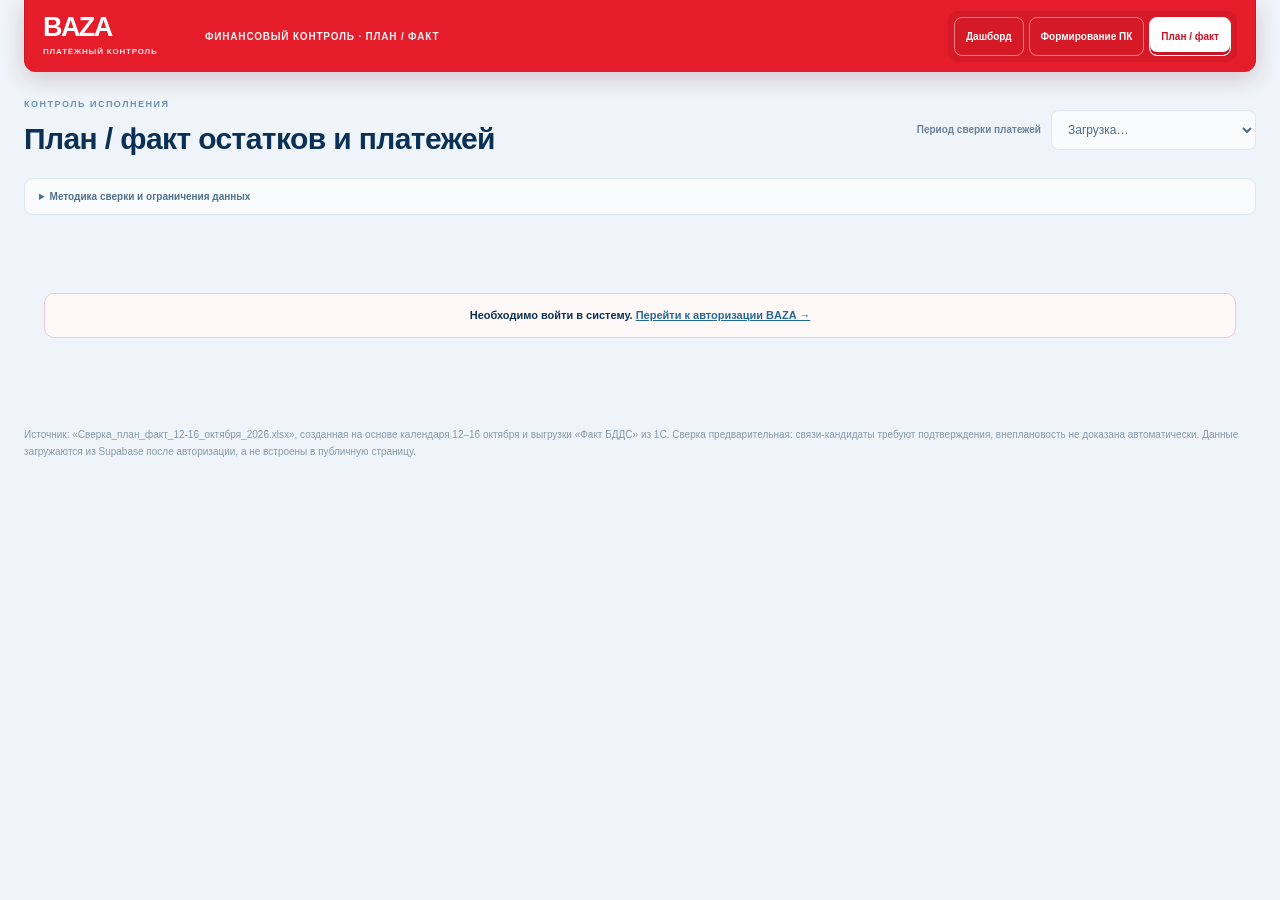
<file: plan-fact.html>
<!doctype html>
<html lang="ru">
<head>
<meta charset="utf-8">
<meta name="viewport" content="width=device-width,initial-scale=1">
<meta name="robots" content="noindex,nofollow">
<title>BAZA · План / факт платежей</title>
<style>
*{box-sizing:border-box}
:root{--bg:#eef4f9;--white:#fff;--ink:#0b3154;--navy:#113e6b;--muted:#7490a7;--border:#d9e5ef;--red:#e21c2a;--green:#428455;--amber:#bd8523;--blue:#3178b9}
body{margin:0;background:var(--bg);color:var(--ink);font:12px/1.5 Arial,Helvetica,sans-serif}
[hidden]{display:none!important}
button,input,select{font:inherit}button{cursor:pointer}button:disabled{cursor:not-allowed;opacity:.6}
a{color:inherit;text-decoration:none}
.page{max-width:1570px;margin:0 auto;padding:0 30px 42px}
.topbar{display:flex;align-items:center;gap:22px;justify-content:space-between;padding:22px 0 19px;border-bottom:1px solid var(--border)}
.brand b{display:block;font-size:28px;font-weight:900;letter-spacing:-1.2px;color:var(--red);line-height:1}
.brand small{display:block;font-weight:900;letter-spacing:1.15px;font-size:9px;color:#7891a7;margin-top:8px}
.period{font-size:10px;letter-spacing:1.2px;font-weight:700;color:var(--muted)}
.nav{display:flex;align-items:center;flex-wrap:wrap;gap:5px}
.nav a{padding:9px 12px;border-radius:8px;color:#547087;font-size:11px;font-weight:700;white-space:nowrap}
.nav a:hover,.nav a.active{background:#dcebf7;color:var(--navy)}
.hero{display:flex;align-items:end;justify-content:space-between;gap:22px;padding:27px 0 22px}
.eyebrow{font-size:9px;letter-spacing:1.6px;font-weight:900;color:#6c93b0;margin-bottom:9px}
h1{font-size:29px;letter-spacing:-.6px;margin:0 0 7px;line-height:1.18}
.hero p{font-size:12px;color:#6b8298;line-height:1.6;margin:0}
.period-control{display:flex;align-items:center;gap:8px;white-space:nowrap}
.period-control select{border:1px solid var(--border);background:#fff;color:var(--ink);border-radius:8px;padding:11px 12px;min-width:205px}
.surface{border:1px solid var(--border);background:#fff;border-radius:14px;padding:20px}
.notice{display:flex;align-items:start;gap:12px;margin-bottom:16px;padding:13px 17px;border:1px solid #d3e3f0;background:#f8fbff;border-radius:10px;color:#53718c;font-size:11px;line-height:1.55}
.notice strong{color:var(--ink)}
.notice .symbol{color:var(--blue);font-weight:800;font-size:19px;line-height:1}
.notice.error{border-color:#f0cacd;background:#fff8f8;color:#a23b42}
.notice.ok{border-color:#cbe6d2;background:#f5fbf7}
.tabs{display:flex;align-items:center;gap:8px;flex-wrap:wrap;margin:4px 0 16px}
.tab{border:1px solid #d4e3ee;background:#fff;color:#58738b;border-radius:9px;padding:11px 15px;font-weight:700;font-size:11px}
.tab:hover{background:#edf6ff}.tab.active{background:var(--navy);border-color:var(--navy);color:#fff}
.tabs .right-label{margin-left:auto;color:var(--muted);font-size:10px}
.kpis{display:grid;grid-template-columns:repeat(4,minmax(0,1fr));gap:12px;margin:0 0 12px}
.kpi{border:1px solid var(--border);border-radius:13px;background:#fff;padding:17px 19px;min-width:0}
.kpi .heading{display:flex;justify-content:space-between;align-items:center;gap:8px;color:#748da3;font-size:10px;font-weight:800;letter-spacing:.7px}
.kpi .value{margin-top:12px;font-size:29px;letter-spacing:-.7px;font-weight:900;line-height:1.12;white-space:nowrap}
.kpi .sub{margin-top:8px;color:#8598aa;font-size:10px}
.kpi.emphasis{background:var(--navy);color:#fff;border-color:var(--navy)}
.kpi.emphasis .heading,.kpi.emphasis .sub{color:#c3d4e4}
.kpi.good .value{color:#2d784c}
.kpi.warn .value{color:#b8801e}
.kpi.bad .value{color:#c04b53}
.kpi.money .value{font-size:23px}
.divider-head{margin:26px 0 13px;display:flex;justify-content:space-between;align-items:center;gap:8px}
.divider-head h2{font-size:17px;margin:0}.divider-head small{font-size:10px;color:#8ba0b2}
.grid{display:grid;grid-template-columns:1fr 1fr;gap:13px}
.board{background:#fff;border:1px solid var(--border);border-radius:14px;padding:18px 20px;min-width:0}
.board h3{font-size:13px;margin:0 0 5px}
.board .hint{font-size:10px;color:#8198a9;margin-bottom:15px}
.board .empty{color:#8295a5;padding:20px 0;font-size:11px}
.barrow{display:grid;grid-template-columns:minmax(115px,180px) minmax(30px,1fr) 104px;gap:11px;align-items:center;padding:7px 5px;border:1px solid transparent;border-radius:8px;width:100%;background:transparent;color:var(--ink);text-align:left}
button.barrow:hover{background:#edf5fc;border-color:#d8e7f2}
button.barrow.selected{background:#e7f2fc;border-color:#a8c9e2}
.barlabel{overflow:hidden;white-space:nowrap;text-overflow:ellipsis;font-size:11px}
.barlabel b{font-weight:800}
.track{display:block;background:#eaf0f5;height:8px;border-radius:10px;overflow:hidden}
.fill{display:block;background:var(--navy);height:100%;border-radius:10px}
.fill.green{background:#528d66}.fill.amber{background:#d1a257}.fill.red{background:#ca6a72}.fill.sky{background:#5b99c8}
.barvalue{text-align:right;font-size:11px;font-weight:800;white-space:nowrap}
.metricline{display:flex;align-items:center;justify-content:space-between;gap:15px;margin-bottom:14px;font-size:11px}
.metricline b{font-size:11px}.metricline span{color:var(--muted)}
.stacked{display:flex;height:16px;border-radius:10px;overflow:hidden;background:#e9eff4;margin:13px 0 18px}
.stacked button{height:100%;border:0;min-width:0;padding:0;transition:opacity .15s}.stacked button:hover{opacity:.75}
.stacked button[data-bucket=confirmed]{background:#4a936b}
.stacked button[data-bucket=review]{background:#d2a04f}
.stacked button[data-bucket=missing]{background:#c7636b}
.legend-status{display:grid;grid-template-columns:repeat(3,1fr);gap:10px}
.legend-status button{background:#f7fafc;border:1px solid #e0e9f0;border-radius:9px;padding:13px 11px;text-align:left;color:var(--ink)}
.legend-status button.selected{background:#e4f2fc;border-color:#9fc3df}
.legend-status b{display:block;font-size:19px;margin:2px 0}
.legend-status small{display:block;color:#728ca1}
.legend-status i{display:inline-block;width:8px;height:8px;border-radius:50%;margin-right:7px}
.topissues{margin-top:13px}
.issue{display:grid;grid-template-columns:26px minmax(130px,1fr) 116px auto;gap:12px;align-items:center;width:100%;border:0;border-bottom:1px solid #edf2f6;padding:11px 2px;background:transparent;text-align:left;color:var(--ink)}
.issue:hover{background:#f4f8fc}
.issue:last-child{border-bottom:0}
.issue .number{color:#a9bbca;font-size:12px;font-weight:900}
.issue .name{font-weight:700;font-size:11px;overflow:hidden;text-overflow:ellipsis;white-space:nowrap}
.issue .second{color:#8299aa;font-size:10px}
.issue .amount{font-weight:900;text-align:right;white-space:nowrap;font-size:11px}
.badge{display:inline-block;max-width:210px;white-space:nowrap;overflow:hidden;text-overflow:ellipsis;border-radius:20px;padding:5px 8px;font-size:9px;font-weight:800}
.badge.paid{background:#edf7ef;color:#398255}.badge.review{background:#fff3dd;color:#a47725}.badge.missing{background:#fff0f0;color:#be4c53}.badge.tech{background:#e9f1fa;color:#45799f}
.chips{display:flex;align-items:center;flex-wrap:wrap;gap:8px;margin:0 0 12px}
.chips:empty{display:none}
.chips .title{color:#7c90a4;font-size:10px;font-weight:800}
.chip{border:1px solid #b4d1e6;border-radius:22px;color:#225b87;background:#eaf3fb;font-size:10px;padding:7px 11px}
.chip:hover{background:#d8eaf7}
.tools{display:flex;flex-wrap:wrap;align-items:center;gap:8px;margin-bottom:14px}
.tools input,.tools select{background:#fff;border:1px solid #cddfec;border-radius:8px;height:39px;padding:7px 10px;color:var(--ink);min-width:130px;max-width:100%}
.tools input{width:340px;flex:1}
.tools label{font-size:10px;color:var(--muted);font-weight:700}
.tools .counter{margin-left:auto;font-size:10px;color:var(--muted)}
.secondary-btn{border:1px solid #ccdfed;background:#fff;color:#225779;border-radius:8px;padding:10px 13px;font-size:10px;font-weight:700}
.secondary-btn:hover{background:#edf5fa}
.table-wrap{overflow-x:auto;border:1px solid #d9e5ef;border-radius:11px}
table{border-collapse:collapse;width:100%;font-size:10.5px;background:#fff}
th{text-align:left;white-space:nowrap;font-size:9px;text-transform:uppercase;letter-spacing:.45px;color:#6c87a1;background:#f4f8fb;padding:13px 10px;position:sticky;top:0}
td{border-top:1px solid #e8eff4;padding:11px 10px;vertical-align:middle}
tbody tr:hover{background:#f6faff}
td.amount{text-align:right;white-space:nowrap;font-weight:800}
td.muted{color:#7e90a0}
.linkish{border:0;background:transparent;color:#1b5c90;font-weight:800;text-align:left;padding:2px;cursor:pointer}
.linkish:hover{text-decoration:underline}
.inline-caption{font-size:10px;color:#6d889d;margin-top:11px}
.table-footer{display:flex;align-items:center;justify-content:space-between;gap:10px;margin-top:13px}
.table-footer span{color:#748ca1;font-size:10px}
.note-panel{display:flex;gap:10px;padding:15px 17px;border-radius:12px;background:#fff9ed;border:1px solid #f0dfb9;color:#99711f;font-size:11px;line-height:1.65;margin-bottom:13px}
.note-panel strong{color:#735013}
dialog{border:1px solid #d5e3ec;border-radius:16px;box-shadow:0 25px 80px rgba(0,28,49,.22);padding:0;width:min(660px,calc(100vw - 28px));max-height:88vh;color:var(--ink)}
dialog::backdrop{background:rgba(11,39,64,.45)}
.dialog-header{padding:19px 22px;background:#f3f8fc;border-bottom:1px solid var(--border);display:flex;align-items:center;justify-content:space-between;gap:10px}
.dialog-header h2{margin:0;font-size:17px}.close{border:0;background:#fff;border-radius:8px;padding:8px 11px;font-size:18px;color:#53738b}
.dialog-body{padding:19px 22px 24px;overflow:auto;max-height:calc(88vh - 75px)}
.detail-grid{display:grid;grid-template-columns:1fr 1fr;gap:14px;margin:15px 0}
.detail dt{color:#8299aa;font-size:9px;letter-spacing:.5px;text-transform:uppercase;margin-bottom:4px}
.detail dd{font-size:12px;font-weight:700;margin:0;overflow-wrap:anywhere}
.detail-block{margin-top:14px;padding:12px 14px;background:#f5f8fc;border-radius:9px;line-height:1.7;white-space:pre-wrap;overflow-wrap:anywhere}
.detail-block label{display:block;margin-bottom:5px;font-weight:900;color:#7792a7;text-transform:uppercase;letter-spacing:.5px;font-size:9px}
.hidden-section{display:none}
.loading-area{padding:64px 20px;text-align:center;color:#7792a8;font-weight:700}
.loading-area .spin{width:25px;height:25px;border:3px solid #d6e4ef;border-top-color:#23699e;border-radius:50%;animation:spin .8s linear infinite;margin:0 auto 14px}
@keyframes spin{to{transform:rotate(360deg)}}
.smallprint{margin:24px 0;color:#869aab;font-size:10px;line-height:1.7}
@media(max-width:1120px){.period{display:none}.grid{grid-template-columns:1fr}}
@media(max-width:900px){.page{padding:0 16px 35px}.topbar{flex-wrap:wrap}.nav{width:100%}.hero{align-items:start;flex-direction:column}.kpis{grid-template-columns:repeat(2,minmax(0,1fr))}.issue{grid-template-columns:20px minmax(70px,1fr) 95px}.issue .badge{display:none}}
@media(max-width:520px){.kpis{gap:8px}.kpi{padding:13px 12px}.kpi .value{font-size:23px}.kpi.money .value{font-size:19px}.tabs .right-label{display:none}.board{padding:14px 12px}.legend-status{grid-template-columns:1fr}.barrow{grid-template-columns:minmax(100px,125px) minmax(30px,1fr) 75px;gap:6px}.barlabel,.barvalue{font-size:9px}.detail-grid{grid-template-columns:1fr}}

.drill-kpi{cursor:pointer;transition:transform .13s,box-shadow .13s}.drill-kpi:hover{transform:translateY(-2px);box-shadow:0 9px 20px #0b36501a}.drill-kpi:focus-visible{outline:3px solid #6ea5cf;outline-offset:2px}.drill-kpi.selected{outline:2px solid #4c94c5}.flow-button{cursor:pointer!important}.flow-button:hover,.flow-button.selected{background:#e8f3fc;border-color:#afcde2}.filter-summary{color:#728ba2;font-size:10px;margin:0 0 12px}

/* BAZA_PLAN_FACT_EXECUTIVE_V2 */
:root{--navy:#123b67;--red:#e51d2a;--ink:#0a3155;--border:#d9e5ef}
.page{max-width:1500px;padding:0 24px 44px}
.topbar{height:auto;min-height:78px;position:sticky;top:0;z-index:35;padding:11px 18px;
  background:#e51d2a;border:1px solid #c31826;border-top:0;border-radius:0 0 12px 12px;
  box-shadow:0 7px 22px rgba(102,15,27,.23);gap:18px}
.brand{flex:none;min-width:140px}
.brand b{font-size:29px;letter-spacing:-1.6px;color:#fff}
.brand small{margin-top:4px;color:#fff;opacity:.88;font-size:8px}
.period{color:#fff;font-size:10px;opacity:.94;flex:1}
.nav{display:flex;align-items:center;gap:5px;flex-wrap:nowrap;background:rgba(102,0,15,.20);padding:6px;border-radius:11px}
.nav a{display:inline-flex;justify-content:center;align-items:center;min-height:39px;margin:0;padding:10px 14px;
  color:#fff;background:rgba(130,0,17,.15);border:1px solid rgba(255,255,255,.38);
  border-radius:8px;font-size:12px;font-weight:800;white-space:nowrap}
.nav a:hover{background:rgba(255,255,255,.2);color:#fff}
.nav a.active,.nav a[aria-current=page]{background:#fff;color:#c41628;border-color:#fff;box-shadow:inset 0 -3px 0 #a90d1f}
.hero{padding:26px 0 16px;align-items:center}
.hero h1{font-size:30px;margin:6px 0}
.hero p{display:none}
.eyebrow{letter-spacing:1.5px}
.period-control{gap:10px}.period-control label{color:#6b8298;font-size:10px;font-weight:800}
.tabs{margin:2px 0 16px;gap:7px}.tab{font-size:11px;padding:10px 13px}
.tab.active{background:var(--navy);border-color:var(--navy)}
.pf-kpi-row{display:grid;grid-template-columns:repeat(4,minmax(0,1fr));gap:12px;margin:0 0 12px}
.kpi{padding:17px 18px;min-height:105px;border-radius:12px}
.kpi .heading{font-size:9px;letter-spacing:1.15px;font-weight:900}
.kpi .value{font-size:25px;line-height:1.15;margin:12px 0 3px}
.kpi .sub{margin-top:6px;font-size:9px;color:#879cae}
.kpi.emphasis{background:#0d3153;border-color:#0d3153}
.kpi.emphasis .value{color:white}
.kpi.pf-confirmed{border-top:3px solid #287e59}
.kpi.pf-pending{border-top:3px solid #d99c22}
.kpi.pf-percent{border-top:3px solid var(--navy)}
.kpi.pf-confirmed .value,.kpi.pf-pending .value,.kpi.pf-percent .value{font-size:25px;color:var(--ink)}
.pf-progress{height:5px;margin:12px 0 0;background:#e8eff4;border-radius:5px;overflow:hidden}
.pf-progress span{display:block;height:100%;background:#287e59;width:0;border-radius:5px;transition:width .2s}
.pf-secondary .kpi{min-height:87px;padding:13px 16px}
.pf-secondary .kpi .value{font-size:24px;margin-top:9px}
.pf-status-good{border-top:3px solid #287e59}.pf-status-review{border-top:3px solid #d59a24}.pf-status-missing{border-top:3px solid var(--red)}
.pf-section-head{display:flex;align-items:center;justify-content:space-between;gap:12px;margin:23px 0 10px}
.pf-section-head h2{font-size:17px;margin:0}
.pf-section-head span{color:#7b94a8;font-size:10px}
.pf-overview-grid{display:grid;grid-template-columns:1fr 1fr;gap:12px}
.pf-overview-grid .board,.pf-money-grid .board{border-radius:13px;padding:17px 18px}
.pf-board-head{display:flex;align-items:center;justify-content:space-between;gap:12px;margin-bottom:14px}
.pf-board-head h3{font-size:13px;margin:0}
.pf-board-head span{font-size:9px;color:#88a0b2}
.pf-status-content{display:flex;align-items:center;gap:20px;min-height:228px}
.pf-status-donut{flex:none;width:170px;height:170px;margin:0;position:relative;border-radius:50%;background:#e9eff4}
.pf-status-donut::after{content:"";position:absolute;inset:27px;background:#fff;border-radius:50%}
.pf-donut-core{position:absolute;inset:0;z-index:1;display:flex;flex-direction:column;align-items:center;justify-content:center}
.pf-donut-core strong{font-size:22px;letter-spacing:-.5px}.pf-donut-core small{font-size:9px;color:#7990a3}
.legend-status{flex:1;min-width:0;display:flex;flex-direction:column;gap:6px}
.legend-status button{padding:9px 11px;display:flex;align-items:center;gap:8px}
.legend-status button b{font-size:14px;margin:0 0 0 auto}
.legend-status button small{font-size:10px}.legend-status button small:last-child{display:none}
.legend-status i{margin-right:4px}
.pf-flow-board #flowChart{display:flex;flex-direction:column;gap:5px;min-height:190px}
.pf-flow-board .barrow{padding:6px 3px;grid-template-columns:minmax(110px,175px) 1fr 106px}
.pf-flow-foot{display:grid;grid-template-columns:1fr 1fr;gap:10px;margin-top:11px}
.pf-flow-stat{background:#f3f8fc;border:1px solid #e0eaf1;border-radius:8px;padding:10px;text-align:left;color:#123b67}
.pf-flow-stat span{display:block;color:#738fa4;font-size:9px;margin-bottom:6px}
.pf-flow-stat b{font-size:14px}
.pf-chart-legend{display:flex;align-items:center;gap:8px;color:#748ca0;font-size:10px}
.pf-chart-legend i{height:8px;width:8px;background:#277e58;border-radius:2px;display:inline-block}
.pf-chart-legend i:nth-of-type(2){background:#dfe7ee}
.pf-money-grid{grid-template-columns:1fr 1fr}
.pf-money-row{display:grid;width:100%;grid-template-columns:minmax(110px,155px) minmax(50px,1fr) 125px;gap:10px;align-items:center;
 padding:10px 6px;border:1px solid transparent;border-radius:8px;background:transparent;text-align:left;color:var(--ink)}
.pf-money-row:hover,.pf-money-row:focus-visible{background:#f0f6fc;border-color:#d4e4ef}
.pf-money-row.selected{background:#e7f2fc;border-color:#aacde5}
.pf-money-label{min-width:0;font-size:10px;font-weight:700;overflow:hidden;text-overflow:ellipsis;white-space:nowrap}
.pf-money-track{height:10px;background:#e7eef4;display:flex;overflow:hidden;border-radius:8px}
.pf-money-confirmed{height:100%;background:#287e59;display:block}
.pf-money-remaining{height:100%;background:#dce5ed;display:block}
.pf-money-total{text-align:right;font-size:11px;font-weight:800;white-space:nowrap}
.pf-money-caption{display:block;font-size:9px;color:#8ba1b1;margin-top:3px}
.pf-money-caption b{color:#277e58}
.pf-money-grid .board{min-height:285px}
#issuesList .issue{padding:10px 4px}
.pf-section-head .secondary-btn{padding:8px 11px}
.notice{margin-bottom:12px}
#filterSummary,.board .hint,.inline-caption{display:none}
@media(max-width:1100px){.topbar{flex-wrap:wrap}.period{flex:1}.nav{width:100%;overflow-x:auto}
 .pf-overview-grid,.pf-money-grid{grid-template-columns:1fr}}
@media(max-width:860px){.page{padding:0 16px 36px}.pf-kpi-row{grid-template-columns:repeat(2,minmax(0,1fr))}}
@media(max-width:530px){.pf-kpi-row{gap:8px}.kpi{padding:12px}.kpi .value,.kpi.pf-confirmed .value,.kpi.pf-pending .value{font-size:19px}
 .pf-status-content{flex-direction:column}.pf-status-donut{width:150px;height:150px}
 .pf-money-row{grid-template-columns:95px 1fr 90px;gap:6px}.pf-money-total{font-size:9px}
 .pf-flow-foot{grid-template-columns:1fr}.pf-chart-legend{font-size:9px}}


.pf-method-note{border:1px solid #dce7ef;background:#f9fbfd;border-radius:9px;padding:10px 14px;font-size:10px;color:#718ba0;margin:0 0 14px}
.pf-method-note summary{cursor:pointer;font-weight:800;color:#50738e}
.pf-method-note div{padding:9px 0 2px;line-height:1.6}


/* BAZA_RECONCILE_AUTO_UI_V1 */
.pf-match-controls{display:flex;align-items:center;gap:12px;flex-wrap:wrap;justify-content:flex-end}
.pf-reconcile-btn{color:#fff;border:1px solid #123b67;background:#123b67;padding:10px 14px;border-radius:8px;font-weight:800;font-size:11px;white-space:nowrap}
.pf-reconcile-btn:hover{background:#23577e}.pf-reconcile-btn:disabled{opacity:.55;cursor:wait}
.pf-match-dialog{width:min(920px,calc(100vw - 25px));max-height:90vh}
.pf-match-dialog .dialog-header{background:#e9f3fa}
.pf-match-dialog .dialog-header small{font-size:10px;color:#8099ac}
.pf-match-dialog .dialog-body{max-height:calc(90vh - 82px)}
.pf-match-dialog h3{margin:20px 0 10px;font-size:14px}
.pf-match-summary{background:#eef5fb;border:1px solid #d6e5f0;padding:14px;border-radius:10px;display:flex;gap:10px 23px;flex-wrap:wrap;font-size:11px}
.pf-match-summary b{color:#113e67}
.pf-match-list{display:grid;gap:7px}
.pf-match-option{display:flex;gap:10px;align-items:start;border:1px solid #e0eaf2;border-radius:9px;padding:11px 13px;background:#fff}
.pf-match-option.auto{border-left:4px solid #368764}.pf-match-option.review{border-left:4px solid #d69b32}
.pf-match-option input{width:17px;height:17px;margin:3px 0 0}
.pf-match-option strong{display:block;font-size:11px}
.pf-match-option .summary{display:block;color:#718da2;font-size:10px;margin-top:3px;line-height:1.6}
.pf-match-option .explain{display:block;color:#59768c;font-size:10px;margin-top:5px}
.pf-match-list .empty{font-size:11px;padding:10px 0}
.pf-match-dialog #matcherApplyAuto,.pf-match-dialog #matcherApproveReview{margin-top:12px}
.pf-match-footnote{margin:17px 0 0;color:#8197a7;font-size:10px;line-height:1.6}
.pf-match-error{color:#b12235;font-weight:700}
.pf-row-notes{margin-top:16px;border-top:1px solid var(--border);padding-top:14px}
.pf-row-notes label,.pf-manual-match label{display:block;font-size:10px;font-weight:800;color:#56738a;margin:0 0 6px}
.pf-row-notes textarea,.pf-manual-match input[type=search]{width:100%;border:1px solid var(--border);border-radius:8px;padding:9px;color:var(--ink);background:#fff}
.pf-row-notes textarea{min-height:72px;resize:vertical}
.pf-row-notes button,.pf-manual-match button{margin-top:8px;border:1px solid #cbdce9;background:#fff;color:var(--navy);border-radius:7px;padding:8px 11px;font-weight:800}
.pf-row-notes button:hover,.pf-manual-match button:hover{background:#edf6fb}
.pf-manual-match{margin-top:14px;padding:12px;border:1px solid #d8e6f0;border-radius:10px;background:#f8fbfd}
.pf-manual-match summary{font-weight:800;cursor:pointer}
.pf-manual-candidates{max-height:300px;overflow:auto;display:grid;gap:6px;margin-top:8px}
.pf-manual-candidate{display:flex;align-items:start;gap:9px;padding:9px;border:1px solid #dce7ef;border-radius:8px;background:#fff}
.pf-manual-candidate input{margin-top:3px}
.pf-manual-candidate strong,.pf-manual-candidate small,.pf-manual-candidate em{display:block}
.pf-manual-candidate strong{font-size:10px}.pf-manual-candidate small{font-size:9px;color:#70899d;margin-top:3px}.pf-manual-candidate em{font-size:9px;color:#56738a;font-style:normal;margin-top:3px}
.pf-manual-summary{font-size:10px;color:#56738a;margin-top:9px}
.pf-manual-match button:disabled,.pf-row-notes button:disabled{opacity:.55;cursor:not-allowed}
@media(max-width:650px){.pf-match-controls{justify-content:flex-start}.pf-match-summary{gap:7px}.pf-match-dialog .dialog-body{padding:13px}}


/* BAZA_LIQUIDITY_PF_ENTITIES_V1 */
.pf-liq-toolbar{display:flex;gap:12px;justify-content:space-between;align-items:end;flex-wrap:wrap;margin:8px 0 14px}
.pf-liq-toolbar label{font-size:9px;color:var(--muted);font-weight:800;letter-spacing:.06em;display:block;margin-bottom:6px}
.pf-liq-toolbar select{padding:10px 12px;color:var(--ink);background:white;border:1px solid var(--border);border-radius:8px;min-width:245px}
.pf-liq-note{padding:12px 15px;border:1px solid #d6e5ee;background:#f5faff;border-radius:9px;color:#526f88;font-size:11px;line-height:1.7;margin:0 0 12px}
.pf-liq-note.warn{background:#fff8ed;border-color:#ecd6ad;color:#906b21}
.pf-liq-kpis{display:grid;grid-template-columns:repeat(4,minmax(0,1fr));gap:11px;margin:12px 0 15px}
.pf-liq-kpi{background:white;border:1px solid var(--border);border-radius:12px;padding:15px 17px;min-width:0}
.pf-liq-kpi:first-child{background:#10395f;color:white;border-color:#10395f}
.pf-liq-kpi span{display:block;font-size:9px;letter-spacing:.09em;font-weight:800;color:#7591a7}
.pf-liq-kpi:first-child span{color:#aec7dd}
.pf-liq-kpi strong{display:block;font-size:21px;margin:9px 0 5px;letter-spacing:-.5px;white-space:nowrap}
.pf-liq-kpi small{font-size:10px;color:#8299ab}
.pf-liq-kpi:first-child small{color:#a9c6db}
.pf-liq-kpi .neg{color:#c32837}.pf-liq-kpi .pos{color:#267a55}
.pf-liq-table{min-width:1120px}
.pf-liq-pair{display:flex;justify-content:flex-end;gap:13px;white-space:nowrap}.pf-liq-pair>span{display:inline-flex;align-items:baseline;gap:4px}.pf-liq-pair small{font-size:9px;color:#718ba0;font-weight:700}.pf-liq-click{border:0;background:transparent;padding:0;color:#155c8f;font:inherit;font-weight:800;text-decoration:underline;text-decoration-style:dotted;text-underline-offset:3px;cursor:pointer}.pf-liq-click:hover{color:#0d3f67}.pf-liq-expense-dialog{width:min(1020px,calc(100vw - 28px));max-height:90vh}.pf-liq-expense-dialog .dialog-body{max-height:calc(90vh - 82px)}.pf-liq-expense-table{min-width:650px;width:100%;border-collapse:collapse}.pf-liq-expense-table th,.pf-liq-expense-table td{padding:9px;border-bottom:1px solid #e1e9f0;text-align:left;vertical-align:top}.pf-liq-expense-table th{background:#f4f8fb;color:#66829a;font-size:10px}.pf-liq-expense-table td{font-size:11px}.pf-liq-expense-table td.num,.pf-liq-expense-table th.num{text-align:right;white-space:nowrap;font-weight:800}.pf-liq-expense-summary{font-weight:800;color:#173e60;margin-bottom:10px}.pf-liq-expense-dialog .pf-liq-legend{margin-top:12px}
.pf-liq-table th,.pf-liq-table td{padding:11px 9px}
.pf-liq-table td{font-variant-numeric:tabular-nums}
.pf-liq-table td.num,.pf-liq-table th.num{text-align:right;white-space:nowrap}
.pf-liq-table td:first-child{font-weight:800;min-width:175px}
.pf-liq-table .negative{font-weight:900;color:#bc3a46}
.pf-liq-table .positive{font-weight:900;color:#278056}
.pf-liq-table .unknown{font-size:10px;color:#a07c41}
.pf-liq-table .unloaded{font-size:10px;color:#8aa0b2}
.pf-liq-form{margin-top:16px;border:1px solid #d5e5ef;border-radius:12px;padding:16px 18px;background:#fbfdff}
.pf-liq-form h3{font-size:14px;margin:0 0 7px}
.pf-liq-form p{margin:0 0 11px;font-size:10px;color:#718ca1;line-height:1.7}
.pf-liq-form textarea{width:100%;min-height:117px;background:#fff;border:1px solid #c9dce9;border-radius:9px;padding:12px;color:#173b5c;font:11px/1.6 monospace;resize:vertical}
.pf-liq-actions{display:flex;gap:9px;align-items:end;flex-wrap:wrap;margin:12px 0}
.pf-liq-actions label{font-size:10px;color:#638199;display:flex;flex-direction:column;gap:6px}
.pf-liq-actions input[type=text]{height:37px;border:1px solid #c8daea;border-radius:8px;min-width:275px;padding:8px 10px}
.pf-liq-actions input[type=file]{font-size:10px;max-width:260px}
.pf-liq-actions button{height:37px;padding:8px 14px;border:1px solid #123b67;border-radius:8px;color:#fff;background:#123b67;font-size:11px;font-weight:800}
.pf-liq-actions button:disabled{opacity:.6}
.pf-liq-status{font-size:11px;white-space:pre-line;color:#5b778d}
.pf-liq-status.error{color:#b02b3a}.pf-liq-status.success{color:#257449}
.pf-liq-legend{font-size:10px;color:#738da3;line-height:1.8;margin-top:12px}
@media(max-width:940px){.pf-liq-kpis{grid-template-columns:repeat(2,minmax(0,1fr))}}
@media(max-width:530px){.pf-liq-kpi strong{font-size:17px}.pf-liq-actions input[type=text]{min-width:0;width:100%}}

  .rejected-plan-notice{margin:10px 0;padding:10px 13px;border:1px solid #ecd59c;border-radius:9px;background:#fffaf0;color:#795b1e;font-size:11px;line-height:1.5}
 
/* Shared BAZA red navigation header */
.topbar{min-height:72px;height:auto;max-width:1500px;margin:0 auto;display:flex;align-items:center;gap:12px;padding:10px 18px;background:#e51d2a!important;color:#fff;position:sticky;top:0;z-index:50;border-radius:0 0 12px 12px;box-shadow:0 7px 22px #66101b30;border-bottom:0}
.topbar .brand{flex:none;width:auto;min-width:150px;color:#fff;text-decoration:none}
.topbar .brand b{display:block;color:#fff!important;font-size:27px;line-height:1;letter-spacing:-1.6px}
.topbar .brand small{display:block;color:#fff!important;font-size:8px;font-weight:900;letter-spacing:.1em;margin-top:5px}
.topbar .period{flex:1;min-width:145px;color:#fff!important;opacity:.94;font-size:10px;font-weight:800;letter-spacing:.08em}
.topbar .nav{display:flex;align-items:center;gap:5px;padding:6px;border-radius:10px;background:#82001126;overflow-x:auto;scrollbar-width:thin;flex:0 1 auto}
.topbar .nav a{display:inline-flex;align-items:center;justify-content:center;white-space:nowrap;padding:9px 11px;border:1px solid #ffffff70;border-radius:8px;background:transparent;color:#fff!important;text-decoration:none;font-size:10px;font-weight:800;margin:0}
.topbar .nav a:hover{background:#ffffff20}
.topbar .nav a.active,.topbar .nav a[aria-current="page"]{background:#fff!important;color:#c81323!important;border-color:#fff;box-shadow:inset 0 -3px 0 #c81323}
.topbar .user-tools{display:flex;align-items:center;gap:8px;color:#fff;font-size:9px;white-space:nowrap}
.topbar .user-tools button{background:#fff;color:#123b67;border:0;border-radius:6px;padding:7px 9px;cursor:pointer}
@media(max-width:1240px){.topbar{flex-wrap:wrap}.topbar .period{order:2}.topbar .nav{order:3;flex:1 0 100%;max-width:100%}.topbar .user-tools{margin-left:auto}}
@media(max-width:560px){.topbar{padding:9px 10px;gap:8px}.topbar .brand{min-width:118px}.topbar .period{min-width:0;font-size:8px}.topbar .nav{width:100%}.topbar .nav a{padding:8px 9px;font-size:9px}}
</style>
</head>
<body>
<div class="page">
<header class="topbar"><a href="index.html#dashboard" class="brand" aria-label="BAZA, платёжный контроль"><b>BAZA</b><small>ПЛАТЁЖНЫЙ КОНТРОЛЬ</small></a><div class="period">ФИНАНСОВЫЙ КОНТРОЛЬ · ПЛАН / ФАКТ</div><nav class="nav"><a href="index.html#dashboard">Дашборд</a><a href="calendar.html">Формирование ПК</a><a href="plan-fact.html" class="active" aria-current="page">План / факт</a><a id="usersLink" href="users.html" hidden>Пользователи</a></nav></header>
<section class="hero">
 <div><div class="eyebrow">КОНТРОЛЬ ИСПОЛНЕНИЯ</div><h1>План / факт остатков и платежей</h1><p>Сначала сравните остатки по юрлицам; детализация расходов и сверка заявок доступны по нажатию.</p></div>
 <div class="period-control"><label for="periodSelect">Период сверки платежей</label><select id="periodSelect" disabled><option>Загрузка…</option></select></div>
</section>
<details id="notice" class="pf-method-note"><summary>Методика сверки и ограничения данных</summary><div>Данные 1С сверяются с плановыми заявками. Частичные и вероятные совпадения не признаются оплаченными без подтверждения. Депозиты, займы, ВГО и аккредитивное покрытие показываются отдельно от обычных расходов.</div></details>
<div id="loadState" class="loading-area"><div class="spin"></div>Загружаем защищённые данные из Supabase…</div>
<div id="app" hidden>
 <div class="tabs" role="tablist" aria-label="Разделы план-факт">
  <button class="tab active" data-tab="liquidity" role="tab" aria-selected="true">Остатки · План / факт</button>
  <button class="tab" data-tab="overview" role="tab" aria-selected="false">Обзор платежей</button>
  <button class="tab" data-tab="plan" role="tab" aria-selected="false">Реестр план / факт <span id="tabPlanCount"></span></button>
  <button class="tab" data-tab="unlinked" role="tab" aria-selected="false">Факт без связи <span id="tabUnlinkedCount"></span></button>
  <button class="tab" data-tab="offcalendar" role="tab" aria-selected="false">Вне ПК <span id="tabOffCount"></span></button>
  <span class="right-label" id="loadedAs"></span>
 </div>
 <div id="chips" class="chips"></div><div id="filterSummary" class="filter-summary" hidden></div><div id="rejectedPlanNotice" class="rejected-plan-notice" hidden></div>
 <section id="overviewSection" hidden>
   <div class="pf-kpi-row pf-primary">
     <div class="kpi emphasis drill-kpi" data-kpi="plan" role="button" tabindex="0" aria-label="Открыть реестр плановых платежей">
       <div class="heading">ПЛАН СПИСАНИЙ</div><div class="value" id="metricPlan">—</div><div class="sub">Заявки по текущему платёжному календарю</div>
     </div>
     <div class="kpi pf-confirmed drill-kpi" data-kpi="matched" role="button" tabindex="0" aria-label="Показать подтверждённые платежи">
       <div class="heading">ПОДТВЕРЖДЕНО ПО 1С</div><div class="value" id="metricMatched">—</div><div class="sub">Сопоставлено с фактическими операциями</div>
     </div>
     <div class="kpi pf-pending drill-kpi" data-kpi="pendingAmount" role="button" tabindex="0" aria-label="Перейти к неподтверждённым платежам">
       <div class="heading">ОСТАЛОСЬ ПОДТВЕРДИТЬ</div><div class="value" id="metricRemaining">—</div><div class="sub">Разница плана и подтверждённого факта</div>
     </div>
     <div class="kpi pf-percent" aria-label="Процент подтверждения плана">
       <div class="heading">ИСПОЛНЕНИЕ ПЛАНА</div><div class="value" id="metricCompletion">—</div><div class="sub">По сумме списаний, а не по количеству заявок</div>
       <div class="pf-progress" aria-hidden="true"><span id="metricCompletionBar"></span></div>
     </div>
   </div>
   <div class="pf-kpi-row pf-secondary">
     <div class="kpi drill-kpi" data-kpi="all" role="button" tabindex="0"><div class="heading">ЗАЯВОК В ПЛАНЕ</div><div class="value" id="metricTotal">—</div><div class="sub">Всего в выбранном срезе</div></div>
     <div class="kpi drill-kpi pf-status-good" data-kpi="confirmed" role="button" tabindex="0"><div class="heading">ПОДТВЕРЖДЕНО ЗАЯВОК</div><div class="value" id="metricConfirmed">—</div><div class="sub" id="confirmedPct">—</div></div>
     <div class="kpi drill-kpi pf-status-review" data-kpi="review" role="button" tabindex="0"><div class="heading">НА ПРОВЕРКЕ</div><div class="value" id="metricReview">—</div><div class="sub">Требуется подтвердить совпадение</div></div>
     <div class="kpi drill-kpi pf-status-missing" data-kpi="missing" role="button" tabindex="0"><div class="heading">НЕ НАЙДЕНО В 1С</div><div class="value" id="metricMissing">—</div><div class="sub">По данным загруженной сверки</div></div>
   </div>
   <div class="pf-section-head"><h2>Структура исполнения</h2><div class="pf-match-controls"><span id="overviewScope">План / факт · текущий период</span><button id="runMatcher" type="button" class="pf-reconcile-btn">Автосверка 1С</button></div></div>
   <div class="pf-overview-grid">
     <div class="board pf-status-board">
       <div class="pf-board-head"><h3>Статусы заявок</h3><span>по количеству</span></div>
       <div class="pf-status-content">
         <div class="pf-status-donut" id="statusStack" role="img" aria-label="Распределение статусов">
           <div class="pf-donut-core"><strong id="statusDonutPct">—</strong><small>подтверждено</small></div>
         </div>
         <div id="statusLegend" class="legend-status"></div>
       </div>
     </div>
     <div class="board pf-flow-board">
       <div class="pf-board-head"><h3>Движения по 1С</h3><span>валовые списания</span></div>
       <div id="flowChart"></div>
       <div class="pf-flow-foot">
         <button type="button" data-kpi="other" class="pf-flow-stat"><span>Подтверждено «Прочих»</span><b id="metricOther">—</b></button>
         <button type="button" data-kpi="unlinked" class="pf-flow-stat"><span>Факт без связи с планом</span><b id="metricUnlinked">—</b></button>
       </div>
     </div>
   </div>
   <div class="pf-section-head"><h2>Исполнение по направлениям и проектам</h2><div class="pf-chart-legend"><i></i>Подтверждено <i></i>Осталось по плану</div></div>
   <div class="grid pf-money-grid">
     <div class="board"><div class="pf-board-head"><h3>По направлениям</h3><span>план / подтверждено</span></div><div id="directionChart"></div></div>
     <div class="board"><div class="pf-board-head"><h3>По проектам</h3><span>план / подтверждено</span></div><div id="projectChart"></div></div>
   </div>
   <div class="pf-section-head"><h2>Приоритетные расхождения</h2><button class="secondary-btn" id="showAllIssues">Открыть полный реестр →</button></div>
   <div class="board topissues"><div id="issuesList"></div></div>
 </section>
 <section id="planSection" hidden>
  <div class="divider-head"><h2>План / факт по заявкам</h2><small>122 строки · ссылки на операции 1С и основания сверки</small></div>
  <div class="surface">
   <div class="tools">
    <input id="planSearch" type="search" placeholder="Контрагент, плательщик, проект, назначение или номер 1С…" aria-label="Поиск по заявкам">
    <select id="planStatus" aria-label="Фильтр по результату"><option value="">Все результаты</option><option value="confirmed">Подтверждено</option><option value="review">На проверку</option><option value="missing">Не найдено</option><option value="unconfirmed">Не подтверждено</option></select>
    <select id="planDirection" aria-label="Направление"><option value="">Все направления</option></select>
    <select id="planProject" aria-label="Проект"><option value="">Все проекты</option></select>
    <select id="planFlow" aria-label="Тип потока"><option value="">Все типы потоков</option></select>
    <button id="clearFilters" class="secondary-btn" type="button">Сбросить</button>
    <span class="counter" id="planTableCount"></span>
   </div>
   <div class="table-wrap"><table><thead><tr><th>Строка</th><th>Юрлицо / плательщик</th><th>Контрагент</th><th>Проект</th><th>План</th><th>Подтверждено</th><th>Статус</th><th>1С</th></tr></thead><tbody id="planTbody"></tbody></table></div>
   <p class="inline-caption">Нажмите на контрагента, чтобы посмотреть направление, подстатью, дату, кандидатов и назначение платежа.</p>
   <div class="table-footer"><span id="planPaging"></span><button class="secondary-btn" id="planMore" type="button">Показать ещё</button></div>
  </div>
 </section>
 <section id="unlinkedSection" hidden>
  <div class="divider-head"><h2>Факт без подтверждённой связи с планом</h2><small id="unlinkedSumLabel"></small></div>
  <div class="note-panel"><span>!</span><span><strong>Не все эти оплаты внеплановые.</strong> Здесь также находятся платежи, для которых обнаружена возможная связь с заявкой, но её нельзя утверждать автоматически (например, ООО ПСГ / ПГС). Нужно проверить назначение и документы.</span></div>
  <div class="surface">
   <div class="tools"><input id="unlinkedSearch" type="search" placeholder="Поиск по операции, контрагенту, назначению…" aria-label="Поиск фактических платежей"><span class="counter" id="unlinkedTableCount"></span></div>
   <div class="table-wrap"><table><thead><tr><th>Строка 1С</th><th>Дата</th><th>Наше юрлицо</th><th>Контрагент</th><th>Сумма</th><th>Назначение / пояснение</th></tr></thead><tbody id="unlinkedTbody"></tbody></table></div>
   <div class="table-footer"><span id="unlinkedPaging"></span><button class="secondary-btn" id="unlinkedMore">Показать ещё</button></div>
  </div>
 </section>
 <section id="offcalendarSection" hidden>
  <div class="divider-head"><h2>Отдельный раздел «Вне ПК»</h2><small>14 строк исходного календаря 12–16 октября</small></div>
  <div class="note-panel"><span>!</span><span><strong>Не смешивать с недельным планом.</strong> Эти заявки были вынесены отдельно в исходном Excel. Факт их исполнения указан для контроля, но не добавляется в показатель согласованного недельного календаря.</span></div>
  <div class="surface">
   <div class="table-wrap"><table><thead><tr><th>Строка</th><th>Наше юрлицо</th><th>Контрагент</th><th>Тип / проект</th><th>Заявлено</th><th>Факт 1С</th><th>Результат</th></tr></thead><tbody id="outsideTbody"></tbody></table></div>
   <p class="inline-caption">Нажмите на контрагента, чтобы посмотреть пояснения и номера операций 1С.</p>
  </div>
 </section>

 <section id="liquiditySection">
  <div class="pf-section-head"><div><h2>Остатки денежных средств по юрлицам</h2><small>Отклонение конечного остатка показывает, сколько денег больше или меньше плана.</small></div>
   <span>Нажмите на фактический расход или изменение, чтобы открыть списания</span></div>
  <div class="pf-liq-toolbar">
   <div><label for="liquidityWeekSelect">НЕДЕЛЯ КОНТРОЛЯ ОСТАТКОВ</label>
    <select id="liquidityWeekSelect" aria-label="Неделя остатков"><option value="">Загрузка периодов…</option></select></div>
   <button class="secondary-btn" id="liquidityReload" type="button">Обновить остатки</button>
  </div>
  <div id="liquidityNote" class="pf-liq-note">Плановые и фактические остатки загружаются отдельно от сверки платежей.</div>
  <div class="pf-liq-kpis">
   <div class="pf-liq-kpi"><span>ПЛАНОВЫЙ ОСТАТОК</span><strong id="liqPlanTotal">—</strong><small>Только сопоставимые юрлица</small></div>
   <div class="pf-liq-kpi"><span>ФАКТИЧЕСКИЙ ОСТАТОК</span><strong id="liqFactTotal">—</strong><small>Факт 1С на конец периода</small></div>
   <div class="pf-liq-kpi"><span>ОТКЛОНЕНИЕ</span><strong id="liqVariance">—</strong><small>Факт − план</small></div>
   <div class="pf-liq-kpi"><span>СРАВНЕНО ЮРЛИЦ</span><strong id="liqCoverage">—</strong><small id="liqCoverageHint">Не загружен факт</small></div>
  </div>
  <div class="surface">
   <div class="table-wrap"><table class="pf-liq-table"><thead>
   <tr><th>Наше юрлицо</th><th class="num">Начальный остаток</th><th class="num">Расходы · план / факт</th>
    <th class="num">Изменение остатка · план / факт</th><th class="num">Остаток на конец · план / факт</th><th class="num">Отклонение остатка</th></tr>
   </thead><tbody id="liquidityBody"><tr><td colspan="6">Загрузка…</td></tr></tbody></table></div>
   <div id="liquidityLegend" class="pf-liq-legend"></div>
  </div>
  <div id="liquidityImportForm" class="pf-liq-form" hidden>
   <h3>Загрузить фактические остатки из 1С</h3>
   <p>Загрузите отчёт 1С «Плоский» в XLSX напрямую: суммируются собственные средства по расчётным счетам, депозитам/РЕПО, 76.05 и кассе. Кассовые строки попадут в юрлицо «Наличные». Также можно вставить две колонки: <b>Юрлицо</b> и <b>Остаток на конец недели</b>, или загрузить CSV/TSV. Строки с ошибками будут пропущены, остальные можно загрузить. Перед сохранением покажем список пропусков; уже сохранённые факты по пропущенным юрлицам не изменятся.</p>
   <textarea id="liquidityPaste" placeholder="ООО «БАЗА»&#9;12 345 678,90&#10;ООО СК «БАЗА»&#9;1 234 567,00" aria-label="Две колонки из 1С: юридическое лицо и конечный остаток"></textarea>
   <div class="pf-liq-actions">
    <label>Или файл XLSX / CSV / TSV <input type="file" id="liquidityFile" accept=".xlsx,.csv,.tsv,.txt,application/vnd.openxmlformats-officedocument.spreadsheetml.sheet,text/csv,text/plain"></label>
    <label>Источник и дата выгрузки<input type="text" id="liquiditySource" maxlength="250" placeholder="1С · остатки на 25.10.2026" value="1С · остатки на конец недели"></label>
    <button type="button" id="liquidityImport">Проверить и сохранить факт</button>
   </div>
   <div id="liquidityImportStatus" class="pf-liq-status" role="status"></div>
  </div>
 </section>
</div>
<p class="smallprint">Источник: «Сверка_план_факт_12-16_октября_2026.xlsx», созданная на основе календаря 12–16 октября и выгрузки «Факт БДДС» из 1С. Сверка предварительная: связи-кандидаты требуют подтверждения, внеплановость не доказана автоматически. Данные загружаются из Supabase после авторизации, а не встроены в публичную страницу.</p>
</div>
<dialog id="matcherDialog" class="pf-match-dialog" aria-labelledby="matcherTitle">
  <div class="dialog-header"><div><h2 id="matcherTitle">Автоматическая сверка 1С</h2><small id="matcherPeriod"></small></div><button class="close" id="matcherClose" aria-label="Закрыть">×</button></div>
  <div class="dialog-body">
    <div id="matcherMessage" role="status">Готовим предложения по факту БДДС…</div>
    <div id="matcherResults" hidden>
      <div id="matcherStats" class="pf-match-summary"></div>
      <h3>Однозначные совпадения</h3><div id="matcherAuto" class="pf-match-list"></div>
      <button id="matcherApplyAuto" class="pf-reconcile-btn" type="button" hidden>Применить надёжные совпадения</button>
      <h3>Требуют проверки</h3><div id="matcherReview" class="pf-match-list"></div>
      <button id="matcherApproveReview" class="secondary-btn" type="button" hidden>Подтвердить выбранные вручную</button>
      <p class="pf-match-footnote">Повторное использование проводок заблокировано. Неоднозначные совпадения не изменяют цифры, пока согласователь их не подтвердит.</p>
    </div>
  </div>
</dialog>
<dialog id="detailModal" aria-labelledby="detailTitle">
 <div class="dialog-header"><h2 id="detailTitle">Карточка сверки</h2><button class="close" id="closeDetail" aria-label="Закрыть">×</button></div>
 <div class="dialog-body" id="detailBody"></div>
</dialog>
<dialog id="liquidityExpenseDialog" class="pf-liq-expense-dialog" aria-labelledby="liquidityExpenseTitle">
 <div class="dialog-header"><div><h2 id="liquidityExpenseTitle">Фактические расходы</h2><small id="liquidityExpensePeriod"></small></div><button class="close" id="liquidityExpenseClose" aria-label="Закрыть">×</button></div>
 <div class="dialog-body"><div class="pf-liq-expense-summary" id="liquidityExpenseSummary"></div><div class="table-wrap"><table class="pf-liq-expense-table"><thead><tr><th>Дата</th><th>Контрагент</th><th>Статья / назначение</th><th class="num">Сумма</th></tr></thead><tbody id="liquidityExpenseRows"></tbody></table></div><p id="liquidityExpenseNote" class="pf-liq-legend"></p></div>
</dialog>
<script src="auth-session.js?v=3"></script>
<script src="opening-xlsx.js?v=3"></script>
<script>
(function(){
 'use strict';
 const BASE='https://duvdlpzwxtuwbwyggpla.supabase.co';
 const KEY='sb_publishable_WBg9viktHBpz9lw1Nwqtyw_49Src_lU';
 const session=window.BazaSession;
 session.configure({url:BASE,key:KEY});session.start();
 const MAX_ROWS=35;
 let manualPlanRow=null,manualSelectedFacts=new Set();
 const STATUS={confirmed:['Оплачено','Оплачено с расхождением','Группа оплачена','Техпоток исполнен'],review:['Проверить совпадение','Проверить группу оплат','Возможна частичная оплата','Частично подтверждено по 1С']};
 const STATUS_TITLE={confirmed:'Подтверждено',review:'На проверку',missing:'Не найдено',unconfirmed:'Не подтверждено'};
 const LABELS={bucket:'Результат',direction:'Направление',project:'Проект',flow:'Тип потока'};
 const el=id=>document.getElementById(id);
 const esc=value=>String(value==null?'':value).replace(/[&<>"']/g,ch=>({'&':'&amp;','<':'&lt;','>':'&gt;','"':'&quot;',"'":'&#39;'}[ch]));
 const money=value=>new Intl.NumberFormat('ru-RU',{maximumFractionDigits:0}).format(Number(value)||0)+' ₽';
 const money2=value=>new Intl.NumberFormat('ru-RU',{minimumFractionDigits:2,maximumFractionDigits:2}).format(Number(value)||0)+' ₽';
 const int=value=>new Intl.NumberFormat('ru-RU').format(Number(value)||0);
 const pct=(a,b)=>b?new Intl.NumberFormat('ru-RU',{maximumFractionDigits:1}).format(100*a/b)+'%':'0%';
 const statusBucket=status=>STATUS.confirmed.includes(status)?'confirmed':status==='Не найден'?'missing':'review';
 const badge=status=>{const type=statusBucket(status);const kind=status==='Техпоток исполнен'?'tech':type==='confirmed'?'paid':type;return '<span class="badge '+kind+'" title="'+esc(status)+'">'+esc(status)+'</span>'};
 // Keep every named project instead of silently omitting Infrastructure / М73.
 const projectBucket=value=>{
   const x=String(value||'').trim();
   if(!x)return 'Без проекта';
   if(x.split(/[,;]/).map(s=>s.trim()).filter(Boolean).length>1)return 'Несколько проектов';
   if(x.toLowerCase()==='бренд')return 'Бренд BAZA';
   if(x.toLowerCase()==='инвест направления')return 'Инвест';
   return x;
 };
 const st={user:null,token:'',periods:[],period:null,plans:[],excludedPlans:[],unlinked:[],outside:[],tab:'liquidity',bucket:'',direction:'',project:'',query:'',flow:'',planShown:MAX_ROWS,unlinkedShown:MAX_ROWS,unlinkedQuery:''};
 const note=(message,error=false)=>{el('loadState').innerHTML='<div class="notice'+(error?' error':'')+'" style="display:inline-flex;margin:0"><span class="symbol">'+(error?'!':'i')+'</span><span>'+esc(message)+'</span></div>'};
 function authHeaders(token){return {apikey:KEY,Authorization:'Bearer '+token,Accept:'application/json'};}
 async function refresh(){return session.refresh({force:true,previousToken:st.token});}
 async function identify(){
  if(!session.token()&&!session.refreshToken())return null;
  const response=await session.fetch(BASE+'/auth/v1/user',{headers:authHeaders(session.token())});
  if(response.status===401)return null;
  if(!response.ok)throw Error('Ошибка авторизации Supabase: '+response.status);
  const user=await response.json();
  const profileRes=await session.fetch(BASE+'/rest/v1/user_profiles?select=role,is_active,full_name,email&id=eq.'+encodeURIComponent(user.id),{headers:authHeaders(session.token())});
  if(!profileRes.ok)throw Error('Не удалось проверить права: HTTP '+profileRes.status);
  const profiles=await profileRes.json();
  const profile=profiles[0];
  if(!profile||profile.is_active!==true||!['admin','approver','viewer'].includes(profile.role))return null;
  return {token:session.token(),user,profile};
 }
 async function rest(table,search){
  const response=await session.fetch(BASE+'/rest/v1/'+table+'?'+search,{headers:{...authHeaders(session.token()),Prefer:'count=exact'}});
  if(!response.ok){const error=await response.json().catch(()=>({}));throw Error('Supabase: '+(error.message||'HTTP '+response.status))}
  st.token=session.token();
  return response.json();
 }
 function approvalKey(entity,counterparty,project,amount){
  const normalize=x=>String(x||'').toLocaleLowerCase('ru-RU').replace(/ё/g,'е').replace(/[^а-яa-z0-9]+/g,' ').trim();
  return [normalize(entity),normalize(counterparty),normalize(project),Math.round(Number(amount||0)*100)].join('|');
 }
 function rejectedPlanRowsFromApprovals(plans,payments,approvals){
  const statusById=new Map((approvals||[]).map(x=>[String(x.payment_id),String(x.status||'')]));
  const paymentsByKey=new Map();
  for(const payment of payments||[]){
   const status=statusById.get(String(payment.id));
   if(!status)continue;
   const key=approvalKey(payment.entity,payment.counterparty,payment.project,payment.amount);
   if(!key||key.startsWith('|||'))continue;
   const list=paymentsByKey.get(key)||[];list.push(status);paymentsByKey.set(key,list);
  }
  const debits=(plans||[]).filter(x=>x.flow_sign==='-');
  if(!debits.length)return [];
  let covered=0;
  const rejected=[];
  for(const plan of debits){
   const candidates=paymentsByKey.get(approvalKey(plan.payer,plan.counterparty,plan.project,plan.plan_amount))||[];
   if(!candidates.length)continue;
   covered++;
   if(candidates.every(status=>status==='rejected'))rejected.push(plan);
  }
  // The payment registry is week-specific. Only apply its statuses when it matches
  // most of this reconciliation period; this prevents a later/older registry from
  // incorrectly excluding unrelated historical plan rows.
  return covered/debits.length>=0.8?rejected:[];
 }
 function subtractRejectedPlanFromSummary(source,rejected){
  const summary={...(source||{})};
  const amount=rejected.reduce((n,r)=>n+Number(r.plan_amount||0),0);
  const confirmed=rejected.reduce((n,r)=>n+Number(r.confirmed_amount||0),0);
  const otherConfirmed=rejected.filter(r=>r.flow_type==='Прочие платежи').reduce((n,r)=>n+Number(r.confirmed_amount||0),0);
  summary.rows=Math.max(0,Number(summary.rows||0)-rejected.length);
  summary.plan_debits=Math.max(0,Number(summary.plan_debits||0)-amount);
  summary.confirmed_total=Math.max(0,Number(summary.confirmed_total||0)-confirmed);
  summary.confirmed_other_plan=Math.max(0,Number(summary.confirmed_other_plan||0)-otherConfirmed);
  summary.without_confirmed=Math.max(0,Number(summary.plan_debits||0)-Number(summary.confirmed_total||0));
  const removed={confirmed:0,review:0,missing:0};
  for(const row of rejected){
   const bucket=statusBucket(row.match_status);
   removed[bucket]=(removed[bucket]||0)+1;
  }
  summary.confirmed=Math.max(0,Number(summary.confirmed||0)-removed.confirmed);
  summary.review=Math.max(0,Number(summary.review||0)-removed.review);
  summary.unfound=Math.max(0,Number(summary.unfound||0)-removed.missing);
  if(Array.isArray(summary.statuses))summary.statuses=summary.statuses.map(item=>{
   const bucket=statusBucket(item.status);
   return {...item,count:Math.max(0,Number(item.count||0)-(removed[bucket]||0))};
  }).filter(item=>item.count>0);
  return summary;
 }
 async function loadPeriod(){
  const p=st.period;
  if(!p)return;
  note('Загружаем заявки и фактические платежи…');
  const key=encodeURIComponent(p.period_id);
  const [sourcePlans,unlinked,outside,payments,approvals]=await Promise.all([
    rest('reconciliation_plan_rows','select=*&period_id=eq.'+key+'&order=plan_row.asc&limit=1000'),
    rest('reconciliation_unlinked_facts','select=*&period_id=eq.'+key+'&order=amount.desc&limit=1000'),
    rest('reconciliation_offcalendar','select=*&period_id=eq.'+key+'&order=calendar_row.asc&limit=1000'),
    rest('payments','select=id,entity,counterparty,project,amount&limit=5000&order=id.asc'),
    rest('payment_approvals','select=payment_id,status&limit=5000&order=payment_id.asc')
  ]);
  const expected=Number(p.summary&&p.summary.rows);
  if(expected&&sourcePlans.length!==expected)throw Error('Выгрузка сверки неполная: получено '+sourcePlans.length+' из '+expected+' заявок.');
  st.excludedPlans=rejectedPlanRowsFromApprovals(sourcePlans,payments,approvals);
  const excludedRows=new Set(st.excludedPlans.map(r=>Number(r.plan_row)));
  st.plans=sourcePlans.filter(r=>!excludedRows.has(Number(r.plan_row)));
  st.period={...p,summary:subtractRejectedPlanFromSummary(p.summary,st.excludedPlans)};
  st.unlinked=unlinked;st.outside=outside;
  const excludedTotal=st.excludedPlans.reduce((n,r)=>n+Number(r.plan_amount||0),0);
  const rejectionNote=el('rejectedPlanNotice');
  rejectionNote.hidden=!st.excludedPlans.length;
  rejectionNote.textContent=st.excludedPlans.length
   ?'Из сверки исключены '+int(st.excludedPlans.length)+' несогласованные заявки на '+money(excludedTotal)+'. Они не сопоставляются с фактами; если платёж прошёл, его можно проверить во вкладке «Факт без связи».':'';
  el('tabPlanCount').textContent='· '+int(st.plans.length);
  el('tabUnlinkedCount').textContent='· '+int(unlinked.length);
  el('tabOffCount').textContent='· '+int(outside.length);
  st.bucket='';st.direction='';st.project='';st.query='';st.flow='';st.planShown=MAX_ROWS;st.unlinkedShown=MAX_ROWS;st.unlinkedQuery='';
  el('planSearch').value='';el('planStatus').value='';el('unlinkedSearch').value='';
  fillSelections();
  el('loadState').hidden=true;el('app').hidden=false;
  renderAll();
 }
 function group(rows,fn){const m=new Map();rows.forEach(x=>{const k=fn(x);if(!k)return;m.set(k,(m.get(k)||0)+1)});return [...m].sort((a,b)=>b[1]-a[1]||a[0].localeCompare(b[0],'ru'));}
 function matchPlan(r,{search=true}={}){
  if(st.bucket&&(st.bucket==='unconfirmed'?statusBucket(r.match_status)==='confirmed':statusBucket(r.match_status)!==st.bucket))return false;
  if(st.direction&&r.direction!==st.direction)return false;
  if(st.project&&projectBucket(r.project)!==st.project)return false;
  if(st.flow&&r.flow_type!==st.flow)return false;
  if(search&&st.query&&!([r.payer,r.counterparty,r.direction,r.project,r.subcategory,r.flow_type,r.fact_refs,r.candidate_refs,r.payment_purpose,r.notes].join(' ').toLowerCase().includes(st.query.toLowerCase())))return false;
  return true;
 }
 const shownPlan=()=>st.plans.filter(r=>matchPlan(r));
 const statusRows=()=>st.plans.filter(r=>(!st.direction||r.direction===st.direction)&&(!st.project||projectBucket(r.project)===st.project)&&(!st.flow||r.flow_type===st.flow));
 function setFilter(name,value){st[name]=st[name]===value?'':value;st.planShown=MAX_ROWS;renderAll();}
 function selectKpi(key){
  if(key==='unlinked'){chooseTab('unlinked');return;}
  if(key==='pendingAmount'){st.bucket=st.bucket==='unconfirmed'?'':'unconfirmed';st.flow='';st.planShown=MAX_ROWS;chooseTab('plan');renderAll();return;}
  if(key==='all'||key==='plan'){st.bucket='';st.flow='';if(key==='all'){st.direction='';st.project='';st.query='';el('planSearch').value='';}chooseTab('plan');renderAll();return;}
  if(key==='other'){st.bucket='confirmed';st.flow='Прочие платежи';}
  else if(key==='matched'){st.bucket='confirmed';st.flow='';}
  else if(['confirmed','review','missing'].includes(key)){st.bucket=st.bucket===key?'':key;st.flow='';}
  st.planShown=MAX_ROWS;renderAll();
 }
 function contextRows(exclude=''){
  return st.plans.filter(r=>(exclude==='bucket'||!st.bucket||(st.bucket==='unconfirmed'?statusBucket(r.match_status)!=='confirmed':statusBucket(r.match_status)===st.bucket))&&
    (exclude==='direction'||!st.direction||r.direction===st.direction)&&
    (exclude==='project'||!st.project||projectBucket(r.project)===st.project)&&
    (!st.flow||r.flow_type===st.flow));
 }
 function chooseTab(name){
  st.tab=name;
  document.querySelectorAll('[data-tab]').forEach(b=>{const on=b.dataset.tab===name;b.classList.toggle('active',on);b.setAttribute('aria-selected',String(on))});
  ['overview','plan','unlinked','offcalendar','liquidity'].forEach(key=>el(key+'Section').hidden=key!==name);
  if(name==='plan')renderPlanTable();
  if(name==='unlinked')renderUnlinkedTable();
  if(name==='offcalendar')renderOffcalendar();
  if(name==='overview')renderOverview();
  if(name==='liquidity')renderLiquidity();
 }
 function renderChips(){
  const selected=[['bucket',st.bucket?STATUS_TITLE[st.bucket]:''],['direction',st.direction],['project',st.project],['flow',st.flow]].filter(x=>x[1]);
  el('chips').innerHTML=selected.length?'<span class="title">Активные фильтры:</span>'+selected.map(([name,value])=>'<button class="chip" data-clear="'+name+'">'+esc(LABELS[name])+': '+esc(value)+' ×</button>').join('')+'<button class="secondary-btn" data-clear="all">Очистить всё</button>':'';
 }
 function moneyBars(target,items,filterField,options={}){
  const groups=new Map();
  for(const r of items){
    if(r.flow_sign==='+')continue;
    const name=filterField==='project'?projectBucket(r.project):String(r.direction||'Без направления').trim();
    const entry=groups.get(name)||{plan:0,confirmed:0,count:0};
    entry.plan+=Number(r.plan_amount||0);
    entry.confirmed+=Number(r.confirmed_amount||0);
    entry.count++;
    groups.set(name,entry);
  }
  const list=[...groups].sort((a,b)=>b[1].plan-a[1].plan||a[0].localeCompare(b[0],'ru'));
  if(!list.length){el(target).innerHTML='<div class="empty">Для выбранных фильтров нет плановых списаний</div>';return;}
  const max=Math.max(...list.map(([,v])=>v.plan),1);
  el(target).innerHTML=list.slice(0,options.limit||30).map(([name,item])=>{
    const selected=st[filterField]===name;
    const part=Math.min(Math.max(item.confirmed,0),item.plan);
    const remaining=Math.max(0,item.plan-part);
    const width=n=>(100*n/max).toFixed(3)+'%';
    return '<button type="button" class="pf-money-row'+(selected?' selected':'')+'" data-choose="'+filterField+'" data-value="'+esc(name)+'" aria-pressed="'+selected+'" title="'+esc(name)+' · План '+money(item.plan)+' · Подтверждено '+money(item.confirmed)+'">'+
      '<span class="pf-money-label">'+esc(name)+'</span>'+
      '<span><span class="pf-money-track"><span class="pf-money-confirmed" style="width:'+width(part)+'"></span><span class="pf-money-remaining" style="width:'+width(remaining)+'"></span></span>'+
      '<span class="pf-money-caption">Подтверждено <b>'+pct(item.confirmed,item.plan)+'</b> · '+int(item.count)+' заявок</span></span>'+
      '<span class="pf-money-total">'+money(item.plan)+'</span></button>';
  }).join('');
 }
 function renderOverview(){
  const summary=st.period.summary||{};
  const context=contextRows('bucket');
  const filtered=shownPlan();
  const counts={confirmed:0,review:0,missing:0};
  context.forEach(r=>{const k=statusBucket(r.match_status);counts[k]++});
  const sum=(arr,field)=>arr.reduce((total,r)=>total+Number(r[field]||0),0);
  const hasFilters=Boolean(st.bucket||st.direction||st.project||st.flow||st.query);
  const planAmount=hasFilters?sum(filtered.filter(r=>r.flow_sign==='-'),'plan_amount'):Number(summary.plan_debits||0);
  const confirmedAmount=hasFilters?sum(filtered.filter(r=>r.flow_sign==='-'),'confirmed_amount'):Number(summary.confirmed_total||0);
  const remaining=Math.max(0,planAmount-confirmedAmount);
  const progress=planAmount?Math.min(100,Math.max(0,100*confirmedAmount/planAmount)):0;
  const executed=hasFilters?
    sum(filtered.filter(r=>r.flow_type==='Прочие платежи'&&statusBucket(r.match_status)==='confirmed'),'confirmed_amount'):
    Number(summary.confirmed_other_plan||0);
  el('metricPlan').textContent=money(planAmount);
  el('metricMatched').textContent=money(confirmedAmount);
  el('metricRemaining').textContent=money(remaining);
  el('metricCompletion').textContent=pct(confirmedAmount,planAmount);
  el('metricCompletionBar').style.width=progress.toFixed(2)+'%';
  el('metricTotal').textContent=int(context.length);
  el('metricConfirmed').textContent=int(counts.confirmed);
  el('metricReview').textContent=int(counts.review);
  el('metricMissing').textContent=int(counts.missing);
  el('confirmedPct').textContent=pct(counts.confirmed,context.length)+' от числа заявок';
  el('metricOther').textContent=money(executed);
  el('metricUnlinked').textContent=money(summary.fact_operational_unlinked);
  document.querySelectorAll('.drill-kpi').forEach(card=>{
    const selectedKey=card.dataset.kpi==='pendingAmount'?'unconfirmed':card.dataset.kpi;
    card.classList.toggle('selected',selectedKey===st.bucket);
  });
  el('filterSummary').hidden=!hasFilters;
  el('filterSummary').textContent=hasFilters?'Активный срез: '+int(filtered.length)+' из '+int(st.plans.length)+' заявок':'';
  el('overviewScope').textContent=hasFilters?'Отобранные платежи · применены фильтры':'Платёжный календарь · текущий период';
  const total=Object.values(counts).reduce((a,b)=>a+b,0)||1;
  const good=100*counts.confirmed/total;
  const inReview=100*counts.review/total;
  el('statusStack').style.background='conic-gradient(#287e59 0% '+good.toFixed(3)+'%,#d29d33 '+good.toFixed(3)+'% '+(good+inReview).toFixed(3)+'%,#d65b65 '+(good+inReview).toFixed(3)+'% 100%)';
  el('statusStack').setAttribute('aria-label',pct(counts.confirmed,total)+' подтверждено, '+int(counts.review)+' на проверке, '+int(counts.missing)+' не найдено');
  el('statusDonutPct').textContent=pct(counts.confirmed,total);
  const colors={confirmed:'#287e59',review:'#d29d33',missing:'#d65b65'};
  el('statusLegend').innerHTML=['confirmed','review','missing'].map(k=>
    '<button type="button" data-choose="bucket" data-value="'+k+'" class="'+(st.bucket===k?'selected':'')+'" aria-pressed="'+(st.bucket===k)+'">'+
    '<small><i style="background:'+colors[k]+'"></i>'+STATUS_TITLE[k]+'</small><b>'+int(counts[k])+'</b><small>'+pct(counts[k],total)+' заявок</small></button>').join('');
  const flow=Array.isArray(summary.flow_types)?summary.flow_types:[];
  const maxFlow=Math.max(1,...flow.map(x=>Number(x.amount)||0));
  el('flowChart').innerHTML=flow.map(x=>{
    const amount=Number(x.amount)||0;
    return '<button type="button" class="barrow flow-button" data-fact-flow="'+esc(x.type)+'" title="Показать сводку · '+esc(x.type)+'">'+
      '<span class="barlabel">'+esc(x.type)+'</span><span class="track"><span class="fill sky" style="width:'+Math.max(.4,100*amount/maxFlow)+'%"></span></span>'+
      '<span class="barvalue">'+money(amount)+'</span></button>';
  }).join('');
  // Each amount row is internally reconciled: green confirmed + pale remaining = plan.
  moneyBars('directionChart',contextRows('direction'),'direction');
  moneyBars('projectChart',contextRows('project'),'project');
  const issues=filtered.filter(r=>r.flow_sign!=='+'&&statusBucket(r.match_status)!=='confirmed')
    .sort((a,b)=>Number(b.plan_amount)-Number(a.plan_amount)).slice(0,9);
  el('issuesList').innerHTML=issues.map((r,i)=>
    '<button type="button" class="issue" data-open-plan="'+r.plan_row+'"><span class="number">'+(i+1)+'</span>'+
    '<span><span class="name">'+esc(r.counterparty)+'</span><span class="second">'+esc(r.payer)+' · '+esc(projectBucket(r.project))+'</span></span>'+
    '<span class="amount">'+money(r.plan_amount)+'</span>'+badge(r.match_status)+'</button>'
  ).join('')||'<p class="empty">По выбранным фильтрам расхождений нет</p>';
 }
 function fillSelections(){
  const defs=[['planDirection',st.plans.map(x=>x.direction)],['planProject',st.plans.map(x=>projectBucket(x.project)).filter(Boolean)],['planFlow',st.plans.map(x=>x.flow_type)]];
  const defTexts=['Все направления','Все проекты','Все типы потоков'];
  defs.forEach(([id,values],i)=>{const opts=[...new Set(values.filter(Boolean))].sort((a,b)=>a.localeCompare(b,'ru'));el(id).innerHTML='<option value="">'+defTexts[i]+'</option>'+opts.map(x=>'<option value="'+esc(x)+'">'+esc(x)+'</option>').join('')});
 }
 function renderPlanTable(){
  el('planStatus').value=st.bucket;el('planDirection').value=st.direction;el('planProject').value=st.project;el('planFlow').value=st.flow;
  const data=shownPlan(),visible=data.slice(0,st.planShown);
  el('planTableCount').textContent=int(data.length)+' из '+int(st.plans.length)+' заявок';
  el('planTbody').innerHTML=visible.map(r=>'<tr><td class="muted">'+r.plan_row+'</td><td>'+esc(r.payer)+'</td>'+
    '<td><button class="linkish" data-open-plan="'+r.plan_row+'">'+esc(r.counterparty)+'</button></td>'+
    '<td>'+esc(projectBucket(r.project)||r.project||'—')+'</td><td class="amount">'+money2(r.plan_amount)+'</td><td class="amount">'+
    (Number(r.confirmed_amount)>0?money2(r.confirmed_amount):'<span style="color:#adb9c4">—</span>')+'</td><td>'+badge(r.match_status)+'</td>'+
    '<td class="muted">'+esc(r.fact_refs||r.candidate_refs||'—')+'</td></tr>').join('')||'<tr><td colspan="8" class="empty">По фильтрам заявок не найдено</td></tr>';
  el('planPaging').textContent='Показано '+int(visible.length)+' из '+int(data.length);
  el('planMore').hidden=visible.length>=data.length;
 }
 function renderUnlinkedTable(){
  const q=st.unlinkedQuery.toLowerCase().trim();
  const filtered=st.unlinked.filter(x=>!q||[x.payer,x.counterparty,x.fact_row,x.project,x.payment_purpose,x.notes].join(' ').toLowerCase().includes(q));
  const visible=filtered.slice(0,st.unlinkedShown);
  el('unlinkedSumLabel').textContent=int(st.unlinked.length)+' операций · сумма '+money(st.unlinked.reduce((a,x)=>a+Number(x.amount||0),0));
  el('unlinkedTableCount').textContent=int(filtered.length)+' операций';
  el('unlinkedTbody').innerHTML=visible.map(r=>
    '<tr><td class="muted">'+r.fact_row+'</td><td class="muted">'+esc(r.operation_date||'—')+'</td>'+
    '<td>'+esc(r.payer)+'</td><td><button class="linkish" data-open-unlinked="'+r.fact_row+'">'+esc(r.counterparty||'Не указан')+'</button></td>'+
    '<td class="amount">'+money2(r.amount)+'</td><td>'+esc(String(r.payment_purpose||'').slice(0,130))+
    (String(r.payment_purpose||'').length>130?'…':'')+
    (r.duplication_note?'<span class="badge review">Проверить повтор</span>':'')+'</td></tr>').join('')||
    '<tr><td colspan="6" class="empty">Нет платежей по запросу</td></tr>';
  el('unlinkedPaging').textContent='Показано '+int(visible.length)+' из '+int(filtered.length);
  el('unlinkedMore').hidden=visible.length>=filtered.length;
 }
 function renderOffcalendar(){
  el('outsideTbody').innerHTML=st.outside.map(r=>'<tr><td class="muted">'+r.calendar_row+'</td><td>'+esc(r.payer)+'</td>'+
   '<td><button class="linkish" data-open-offcalendar="'+r.calendar_row+'">'+esc(r.counterparty)+'</button></td>'+
   '<td>'+esc(r.category)+(r.project?' · '+esc(r.project):'')+'</td><td class="amount">'+money2(r.plan_amount)+'</td>'+
   '<td class="amount">'+(Number(r.fact_amount)>0?money2(r.fact_amount):'—')+'</td><td>'+badge(r.match_status)+'</td></tr>').join('');
 }
 function renderAll(){renderChips();renderOverview();if(st.tab==='plan')renderPlanTable();if(st.tab==='unlinked')renderUnlinkedTable();if(st.tab==='offcalendar')renderOffcalendar()}
 function showFlowDetails(type){
  const entry=(st.period.summary?.flow_types||[]).find(x=>x.type===type);if(!entry)return;
  el('detailTitle').textContent='Фактические движения · '+type;
  el('detailBody').innerHTML='<dl class="detail-grid">'+labeled('Количество операций',int(entry.count))+labeled('Сумма',money2(entry.amount))+'</dl>'+
    block('Пояснение',type==='Прочие фактические списания'?
      'Сводка включает в том числе оплаченные по плану суммы. Подраздел «Факт без связи» содержит только операции без подтверждённого соответствия.':
      'Отдельно классифицированный денежный поток 1С; его нельзя автоматически считать управленческим расходом.');
  el('detailModal').showModal();
 }
 function labeled(label,val){return '<div class="detail"><dt>'+label+'</dt><dd>'+esc(val==null?'—':val)+'</dd></div>'}
 function block(label,content){return content?'<div class="detail-block"><label>'+label+'</label>'+esc(content)+'</div>':'';}
 function openDetail(id,type){
  let content='',title='';
  if(type==='plan'){
   const r=st.plans.find(x=>String(x.plan_row)===String(id));if(!r)return;
   title='Заявка из плана · строка '+r.plan_row;
   content='<div>'+badge(r.match_status)+'</div><dl class="detail-grid">'+
    labeled('Юрлицо / плательщик',r.payer)+labeled('Контрагент',r.counterparty)+
    labeled('Направление',r.direction)+labeled('Проект',r.project)+
    labeled('План',money2(r.plan_amount)+(r.flow_sign==='+'?' · поступление':' · списание'))+
    labeled('Факт подтверждён',money2(r.confirmed_amount))+
    labeled('Не подтверждено',money2(r.unverified_amount))+
    labeled('Дата факта',r.fact_date)+
    labeled('Строка(и) 1С',r.fact_refs)+labeled('Возможные строки 1С',r.candidate_refs)+
    labeled('Тип потока',r.flow_type)+labeled('Подстатья',r.subcategory)+
    labeled('Исторический факт в календаре',r.manual_fact_amount==null?'—':money2(r.manual_fact_amount))+
    labeled('Уверенность',r.confidence)+'</dl>'+
    block('Основание сверки / что проверить',r.notes)+block('Назначение подтверждённых платежей',r.payment_purpose)+
    '<div class="pf-row-notes"><label for="planUserComment">Пометка по расхождению</label><textarea id="planUserComment" maxlength="2000" '+(canConfirmMatches()?'':'readonly')+' placeholder="Например: ждём акт, платежи объединены, расход не относится к плану…">'+esc(r.user_comment||'')+'</textarea>'+
    (canConfirmMatches()?'<button type="button" id="savePlanUserComment" data-plan-row="'+r.plan_row+'">Сохранить пометку</button>':'')+'</div>'+
    (canConfirmMatches()&&Number(r.unverified_amount)>0?'<details class="pf-manual-match" id="manualMatchPanel"><summary>Связать с операцией 1С вручную</summary><p>Выберите одну или несколько нераспределённых расходных операций. Каждая операция будет распределена полностью.</p><label for="manualFactSearch">Поиск по юрлицу, контрагенту, назначению или номеру 1С</label><input type="search" id="manualFactSearch" placeholder="Введите часть названия или назначения"><div class="pf-manual-candidates" id="manualFactCandidates"></div><div class="pf-manual-summary" id="manualLinkSummary"></div><button type="button" id="manualLinkSubmit" data-plan-row="'+r.plan_row+'" disabled>Подтвердить выбранные связи</button></details>':'');
  }else if(type==='unlinked'){
   const r=st.unlinked.find(x=>String(x.fact_row)===String(id));if(!r)return;
   title='Операция 1С · строка '+r.fact_row;
   content='<dl class="detail-grid">'+labeled('Дата',r.operation_date)+labeled('Списано',money2(r.amount))+
    labeled('Наше юрлицо',r.payer)+labeled('Контрагент',r.counterparty)+labeled('Проект в 1С',r.project)+'</dl>'+
    block('Назначение платежа',r.payment_purpose)+block('Что проверить',r.notes)+block('Возможный повтор',r.duplication_note);
  }else{
   const r=st.outside.find(x=>String(x.calendar_row)===String(id));if(!r)return;
   title='Вне ПК · строка '+r.calendar_row;
   content='<div>'+badge(r.match_status)+'</div><dl class="detail-grid">'+labeled('Наше юрлицо',r.payer)+labeled('Контрагент',r.counterparty)+
    labeled('Сумма в календаре',money2(r.plan_amount))+labeled('Факт 1С',money2(r.fact_amount))+
    labeled('Статья',r.category)+labeled('Проект',r.project)+labeled('Строки 1С',r.fact_refs)+'</dl>'+block('Примечание',r.notes);
  }
  el('detailTitle').textContent=title;el('detailBody').innerHTML=content;
  el('detailModal').showModal();
  if(type==='plan'){
   manualPlanRow=Number(id);manualSelectedFacts.clear();
   if(el('manualFactCandidates'))renderManualFactCandidates(manualPlanRow);
  }
 }
 async function init(){
  try{
   const session=await identify();
   if(!session){
    el('loadState').innerHTML='<div class="notice error" style="display:block;margin:0"><strong>Необходимо войти в систему.</strong> <a style="color:#236999;text-decoration:underline" href="dashboard-20261020.html">Перейти к авторизации BAZA →</a></div>';return;
   }
   st.token=session.token;st.user=session.profile;
   el('loadedAs').textContent=(session.profile.full_name||session.profile.email||session.user.email||'')+' · '+session.profile.role;
   el('usersLink').hidden=session.profile.role!=='admin';
   const periods=await rest('reconciliation_periods','select=period_id,title,date_start,date_end,summary&order=date_start.desc&limit=40');
   if(!periods.length)throw Error('Периоды сверки пока не загружены.');
   st.periods=periods;st.period=periods[0];
   el('periodSelect').innerHTML=periods.map(p=>'<option value="'+esc(p.period_id)+'">'+esc(p.title)+'</option>').join('');
   el('periodSelect').disabled=false;
   await loadPeriod();
   await loadLiquidityWeeks();
  }catch(error){console.error(error);note(error.message||'Ошибка загрузки сверки',true)}
 }

 let matcherPreview=null;
 const canConfirmMatches=()=>['admin','approver'].includes(st.user?.role);
 function manualFactScore(plan,fact){
  const normalize=x=>String(x||'').toLocaleLowerCase('ru-RU').replace(/ё/g,'е').replace(/[^а-яa-z0-9]+/g,' ').trim();
  const p=normalize(plan.payer),c=normalize(plan.counterparty),fp=normalize(fact.payer),fc=normalize(fact.counterparty+' '+fact.payment_purpose);
  let score=0;if(p&&fp&&(p===fp||p.includes(fp)||fp.includes(p)))score+=5;
  if(c&&fc&&(fc.includes(c)||c.split(' ').some(w=>w.length>3&&fc.includes(w))))score+=4;
  const left=Math.max(0,Number(plan.unverified_amount)||0),amount=Math.abs(Number(fact.amount)||0);
  score+=Math.max(0,2-Math.abs(left-amount)/Math.max(left,1));
  return score;
 }
 function renderManualFactCandidates(planRow,query=''){
  const plan=st.plans.find(x=>Number(x.plan_row)===Number(planRow));if(!plan)return;
  const limit=Math.max(0,Number(plan.unverified_amount)||0),q=String(query||'').toLocaleLowerCase('ru-RU').trim();
  const rows=st.unlinked.filter(x=>{
   const text=[x.payer,x.counterparty,x.fact_row,x.project,x.payment_purpose].join(' ').toLocaleLowerCase('ru-RU');
   return Number(x.amount)>0&&Number(x.amount)<=limit+0.01&&(!q||text.includes(q));
  }).slice().sort((a,b)=>manualFactScore(plan,b)-manualFactScore(plan,a)||Number(a.fact_row)-Number(b.fact_row));
  el('manualFactCandidates').innerHTML=rows.length?rows.map(x=>
   '<label class="pf-manual-candidate"><input type="checkbox" data-manual-fact="'+x.fact_row+'" '+(manualSelectedFacts.has(Number(x.fact_row))?'checked':'')+'><span><strong>1С №'+x.fact_row+' · '+money2(x.amount)+' · '+esc(x.operation_date||'дата не указана')+'</strong><small>'+esc(x.payer)+' → '+esc(x.counterparty||'контрагент не указан')+(x.project?' · '+esc(x.project):'')+'</small><em>'+esc(x.payment_purpose||'Назначение не указано')+'</em></span></label>'
  ).join(''):'<div class="empty">Подходящих нераспределённых расходов не найдено</div>';
  updateManualLinkSummary(planRow);
 }
 function updateManualLinkSummary(planRow){
  const plan=st.plans.find(x=>Number(x.plan_row)===Number(planRow));if(!plan||!el('manualLinkSummary'))return;
  const facts=[...manualSelectedFacts].map(id=>st.unlinked.find(x=>Number(x.fact_row)===id)).filter(Boolean);
  const total=facts.reduce((sum,x)=>sum+Math.round(Number(x.amount)*100),0)/100;
  const remaining=Math.max(0,Number(plan.unverified_amount)||0);
  el('manualLinkSummary').textContent='Выбрано '+facts.length+' операций на '+money2(total)+' · остаток плана '+money2(remaining)+(total>remaining+0.01?' · сумма превышает остаток!':'');
  const button=el('manualLinkSubmit');if(button)button.disabled=!facts.length||total>remaining+0.01;
 }
 async function matcherRequest(action,selectedIds=[],extra={}){
  const response=await session.fetch(BASE+'/functions/v1/baza-reconcile',{method:'POST',
    headers:{...authHeaders(session.token()),'Content-Type':'application/json'},
    body:JSON.stringify({period_id:st.period.period_id,action,selected_ids:selectedIds,...extra})});
  const data=await response.json().catch(()=>({}));
  st.token=session.token();
  if(!response.ok||!data.ok)throw Error(data.error||'Ошибка сервиса сверки: HTTP '+response.status);
  return data;
 }
 function drawMatcher(){
  const data=matcherPreview?.result;
  if(!data)return;
  const stats=data.stats||{};
  el('matcherStats').innerHTML='<span>Новых однозначных групп: <b>'+int(stats.auto_groups||0)+'</b></span>'+
   '<span>Операций в группах: <b>'+int(stats.auto_allocations||0)+'</b></span>'+
   '<span>На ручную проверку: <b>'+int(stats.review_groups||0)+'</b></span>'+
   '<span>Защищено уже связанных или повторных операций: <b>'+int(stats.protected_facts||0)+'</b></span>';
  const planByRow=new Map(st.plans.map(p=>[p.plan_row,p]));
  const renderSuggestion=(x,mode)=>{
   const first=planByRow.get(x.plan_rows[0]);
   const title=first?first.payer+' → '+first.counterparty:'Заявка';
   const labels=x.plan_rows.length>1?'Заявки №'+x.plan_rows.join(', '):'Заявка №'+x.plan_rows[0];
   const lines=x.entries.map(e=>'1С №'+e.fact_row+' · '+money2(e.amount)).join('; ');
   const check=mode==='review'&&canConfirmMatches()?'<input type="checkbox" name="matcherReviewItem" value="'+esc(x.id)+'" aria-label="Выбрать '+esc(labels)+'">':'';
   return '<label class="pf-match-option '+mode+'">'+check+'<span><strong>'+esc(labels)+' · '+money2(x.amount)+
    '</strong><span class="summary">'+esc(title)+' · '+esc(lines)+'</span><span class="explain">'+esc(x.reason)+'</span></span></label>';
  };
  el('matcherAuto').innerHTML=data.auto.length?data.auto.map(x=>renderSuggestion(x,'auto')).join(''):'<div class="empty">Новых однозначных совпадений не обнаружено</div>';
  el('matcherReview').innerHTML=data.review.length?data.review.map(x=>renderSuggestion(x,'review')).join(''):'<div class="empty">Нет новых предложений для проверки</div>';
  el('matcherApplyAuto').hidden=!canConfirmMatches()||!data.auto.length;
  el('matcherApproveReview').hidden=!canConfirmMatches()||!data.review.length;
  el('matcherResults').hidden=false;
 }
 async function openMatcher(){
  matcherPreview=null;
  el('matcherResults').hidden=true;el('matcherMessage').className='';
  el('matcherMessage').textContent='Сопоставляем заявки и операции 1С…';
  el('matcherPeriod').textContent=st.period?.title||'';
  if(!el('matcherDialog').open)el('matcherDialog').showModal();
  el('runMatcher').disabled=true;
  try{
   matcherPreview=await matcherRequest('preview');
   el('matcherMessage').textContent='Предварительная сверка завершена. Никакие записи пока не изменены.';
   drawMatcher();
  }catch(e){el('matcherMessage').textContent=e.message;el('matcherMessage').className='pf-match-error';}
  finally{el('runMatcher').disabled=false;}
 }
 async function applyMatcher(mode){
  if(!matcherPreview||!canConfirmMatches())return;
  const ids=mode==='auto'?matcherPreview.result.auto.map(x=>x.id):
    [...document.querySelectorAll('input[name="matcherReviewItem"]:checked')].map(i=>i.value);
  if(!ids.length){alert('Выберите хотя бы одно предложение');return;}
  const message=mode==='auto'?'Применить '+ids.length+' однозначных сопоставлений?':'Подтвердить вручную '+ids.length+' спорных сопоставлений? Проверьте все суммы и основания.';
  if(!confirm(message))return;
  const btn=el(mode==='auto'?'matcherApplyAuto':'matcherApproveReview');
  btn.disabled=true;el('matcherMessage').textContent='Проверяем суммы и сохраняем связи в Supabase…';
  try{
   const data=await matcherRequest(mode==='auto'?'apply_auto':'approve_review',ids);
   el('matcherMessage').textContent='Сохранено '+(data.applied?.allocations||0)+' распределений. Обновляем план / факт…';
   const updated=await rest('reconciliation_periods','select=*&period_id=eq.'+encodeURIComponent(st.period.period_id));
   if(updated[0]){st.period=updated[0];st.periods=st.periods.map(p=>p.period_id===updated[0].period_id?updated[0]:p);}
   await loadPeriod();
   el('matcherDialog').close();
   chooseTab('overview');
  }catch(e){el('matcherMessage').textContent=e.message;el('matcherMessage').className='pf-match-error';}
  finally{btn.disabled=false;}
 }
 el('runMatcher').addEventListener('click',openMatcher);
 el('matcherClose').addEventListener('click',()=>el('matcherDialog').close());
 el('matcherApplyAuto').addEventListener('click',()=>applyMatcher('auto'));
 el('matcherApproveReview').addEventListener('click',()=>applyMatcher('review'));
 el('matcherDialog').addEventListener('click',e=>{if(e.target===el('matcherDialog'))el('matcherDialog').close()});


 /* BAZA_LIQUIDITY_BY_ENTITY_V1 */
 const liquidity={week:'',weeks:[],snapshot:[],preview:[],actual:[],operations:[],operationsLoaded:false,loaded:false,loading:false};
 let liquidityImportWarnings=[];
 const legalEntityNoise=new Set(['ооо','ао','пао','зао','оао','ип']);
 const normalizeEntity=x=>String(x||'').toLocaleLowerCase('ru-RU').replace(/ё/g,'е').replace(/специализированный\s+застройщик/g,' сз ').replace(/[«»\"'.,:()]/g,' ').split(/[^a-zа-я0-9]+/).filter(token=>token&&token.length>1&&!legalEntityNoise.has(token)).sort().join(' ');
 const liqWeekEnd=x=>{const d=new Date(x+'T12:00:00Z');d.setUTCDate(d.getUTCDate()+6);return d.toISOString().slice(0,10)};
 const liqDate=x=>new Intl.DateTimeFormat('ru-RU',{day:'2-digit',month:'2-digit',year:'numeric'}).format(new Date(x+'T12:00:00Z'));
 const liqCurrency=value=>new Intl.NumberFormat('ru-RU',{minimumFractionDigits:2,maximumFractionDigits:2}).format(Number(value))+' ₽';
 const liqMissing=x=>x===null||x===undefined;
 const liqMoney=x=>liqMissing(x)?'<span class="unknown">Нет данных</span>':liqCurrency(x);
 function setLiqStatus(message,kind=''){const e=el('liquidityImportStatus');e.textContent=message;e.className='pf-liq-status '+kind;}
 async function loadLiquidityWeeks(){
  const [forecast,locked]=await Promise.all([
   rest('weekly_cash_balances','select=week_start&order=week_start.desc&limit=1000'),
   rest('liquidity_plan_snapshots','select=week_start&order=week_start.desc&limit=1000')
  ]);
  liquidity.weeks=[...new Set([...forecast,...locked].map(x=>x.week_start))].sort().reverse();
  const preferred=st.period?.date_start;
  liquidity.week=liquidity.weeks.includes(preferred)?preferred:liquidity.weeks[0]||'';
  const selector=el('liquidityWeekSelect');
  if(!liquidity.week){
   selector.innerHTML='<option value="">Нет недель с планом остатков</option>';selector.disabled=true;
   el('liquidityNote').textContent='В базе ещё нет плановых остатков по юрлицам. Добавьте прогноз начальных остатков и поступлений, после чего появится сравнение.';
   return;
  }
  selector.innerHTML=liquidity.weeks.map(w=>'<option value="'+esc(w)+'">'+liqDate(w)+' — '+liqDate(liqWeekEnd(w))+'</option>').join('');
  selector.value=liquidity.week;selector.disabled=false;
  await loadLiquidity();
 }
 async function loadLiquidity(){
  if(!liquidity.week||liquidity.loading)return;
  liquidity.loading=true;
  try{
   const w=encodeURIComponent(liquidity.week);
   const factPeriod=st.periods.find(p=>p.date_start===liquidity.week);
   const [snapshots,facts,preview,operations]=await Promise.all([
    rest('liquidity_plan_snapshots','select=*&week_start=eq.'+w+'&order=entity_name.asc&limit=1000'),
    rest('liquidity_actual_balances','select=entity_key,actual_closing,source_note,updated_at&week_start=eq.'+w+'&limit=1000'),
    rest('rpc/liquidity_preview_week','p_week_start='+w),
    factPeriod?rest('reconciliation_fact_operations','select=fact_row,operation_date,payer,counterparty,amount_signed,flow_type,accounting_category,accounting_subcategory,payment_purpose,invoice_no,reconciliation_status&period_id=eq.'+encodeURIComponent(factPeriod.period_id)+'&order=operation_date.asc&limit=1000'):Promise.resolve([])
   ]);
   if(w!==liquidity.week)return;
   liquidity.snapshot=snapshots;
   liquidity.actual=facts;
   liquidity.preview=preview;
   liquidity.operations=operations;
   liquidity.operationsLoaded=Boolean(factPeriod);
   liquidity.loaded=true;
   renderLiquidity();
  }catch(error){
   liquidity.loaded=false;
   el('liquidityNote').textContent='Не удалось загрузить остатки: '+error.message;
   el('liquidityNote').className='pf-liq-note warn';
  }finally{liquidity.loading=false}
 }
  function renderLiquidity(){
  if(!liquidity.week||!liquidity.loaded)return;
  const stored=liquidity.snapshot.length>0;
  const plan=stored?liquidity.snapshot:liquidity.preview;
  const actualByKey=new Map(liquidity.actual.map(x=>[x.entity_key,x]));
  const expensesByEntity=new Map();
  if(liquidity.operationsLoaded){
   for(const operation of liquidity.operations){
    const amount=Number(operation.amount_signed||0),key=normalizeEntity(operation.payer);
    if(!key||amount>=0)continue;
    expensesByEntity.set(key,(expensesByEntity.get(key)||0)+Math.round(Math.abs(amount)*100));
   }
  }
  const paired=plan.filter(p=>p.is_complete===true&&!liqMissing(p.planned_closing)&&actualByKey.has(p.entity_key));
  const incomplete=plan.filter(p=>p.is_complete!==true||liqMissing(p.planned_closing));
  const missing=plan.filter(p=>p.is_complete===true&&!actualByKey.has(p.entity_key));
  const totals=paired.reduce((a,p)=>{
   const planCents=Math.round(Number(p.planned_closing)*100),factCents=Math.round(Number(actualByKey.get(p.entity_key).actual_closing)*100);
   a.plan+=planCents;a.fact+=factCents;return a;
  },{plan:0,fact:0});
  const delta=totals.fact-totals.plan;
  el('liqPlanTotal').textContent=paired.length?liqCurrency(totals.plan/100):'—';
  el('liqFactTotal').textContent=paired.length?liqCurrency(totals.fact/100):'—';
  el('liqVariance').textContent=paired.length?(delta>0?'+':'')+liqCurrency(delta/100):'—';
  el('liqVariance').className=paired.length?(delta>0?'pos':delta<0?'neg':''):'';
  el('liqCoverage').textContent=paired.length+' / '+plan.length;
  el('liqCoverageHint').textContent=incomplete.length+' неполных планов · '+missing.length+' без факта';
  const selectedPeriod='Неделя '+liqDate(liquidity.week)+' — '+liqDate(liqWeekEnd(liquidity.week));
  const independent=st.period?.date_start!==liquidity.week;
  const base=stored?'Зафиксированный плановый остаток сохранён при утверждении ПК.':
    'Предварительный прогноз остатков: недельный ПК для этой недели не зафиксирован в новой системе. План пересчитывается по текущим исходным данным и не является утверждённым снимком.';
  el('liquidityNote').textContent=selectedPeriod+'. '+base+
    (independent?' Платёжная сверка и остатки выбраны за разные недели.':'')+
    (incomplete.length?' Есть '+incomplete.length+' юрлиц с неполными плановыми данными.':'');
  el('liquidityNote').className='pf-liq-note'+(!stored||incomplete.length?' warn':'');
  const rows=plan.slice().sort((a,b)=>{
   const pa=actualByKey.get(a.entity_key),pb=actualByKey.get(b.entity_key);
   const da=pa&&!liqMissing(a.planned_closing)?Math.abs(Number(pa.actual_closing)-Number(a.planned_closing)):-1;
   const db=pb&&!liqMissing(b.planned_closing)?Math.abs(Number(pb.actual_closing)-Number(b.planned_closing)):-1;
   return db-da||a.entity_name.localeCompare(b.entity_name,'ru');
  });
  const changeLabel=value=>{
   const cents=Math.round(Number(value)*100);
   return (cents>0?'+':cents<0?'−':'')+liqCurrency(Math.abs(cents)/100);
  };
  const pairCell=(planned,fact,kind,entityKey)=>{
   const planHtml=liqMissing(planned)?'<span class="unknown">Нет данных</span>':liqCurrency(planned);
   let factHtml='<span class="unloaded">Не загружен</span>';
   if(!liqMissing(fact)){
    const shown=kind==='change'?changeLabel(fact):liqCurrency(fact);
    factHtml='<button type="button" class="pf-liq-click" data-liq-expenses="'+esc(entityKey)+'">'+shown+'</button>';
   }
   return '<div class="pf-liq-pair"><span><small>План</small> '+planHtml+'</span><span><small>Факт</small> '+factHtml+'</span></div>';
  };
  el('liquidityBody').innerHTML=rows.map(p=>{
   const fact=actualByKey.get(p.entity_key);
   const opening=liqMissing(p.opening_balance)?null:Number(p.opening_balance);
   const plannedClosing=p.is_complete&&!liqMissing(p.planned_closing)?Number(p.planned_closing):null;
   const actualClosing=fact&&!liqMissing(fact.actual_closing)?Number(fact.actual_closing):null;
   const plannedChange=opening!==null&&plannedClosing!==null?Math.round((plannedClosing-opening)*100)/100:null;
   const actualChange=opening!==null&&actualClosing!==null?Math.round((actualClosing-opening)*100)/100:null;
   const plannedExpense=p.is_complete&&!liqMissing(p.planned_payments)?Number(p.planned_payments):null;
   const factExpense=liquidity.operationsLoaded?(expensesByEntity.get(normalizeEntity(p.entity_name))||0)/100:null;
   const comparable=plannedClosing!==null&&actualClosing!==null;
   const difference=comparable?Math.round(actualClosing*100-plannedClosing*100)/100:null;
   const varianceClass=!comparable?'':difference<0?'negative':difference>0?'positive':'';
   const entityCell='<td title="'+esc(p.entity_key)+'">'+esc(p.entity_name)+
    (p.entity_key.startsWith('unmapped:')?'<div class="unknown">Не сопоставлено с юрлицом</div>':'')+'</td>';
   return '<tr>'+entityCell+
    '<td class="num">'+liqMoney(opening)+'</td>'+
    '<td class="num">'+pairCell(plannedExpense,factExpense,'expense',p.entity_key)+'</td>'+
    '<td class="num">'+pairCell(plannedChange,actualChange,'change',p.entity_key)+'</td>'+
    '<td class="num">'+pairCell(plannedClosing,actualClosing,'closing',p.entity_key)+'</td>'+
    '<td class="num '+varianceClass+'">'+(comparable?(difference>0?'+':'')+liqCurrency(difference):'—')+'</td></tr>';
  }).join('')||'<tr><td colspan="6">По этой неделе плановых остатков нет</td></tr>';
  el('liquidityLegend').textContent='Плановое изменение = конечный плановый остаток − начальный остаток. Фактическое изменение = фактический остаток на конец − начальный остаток из 1С; оно учитывает не только расходы, но и поступления. Для проверки перерасхода сравните расходы план/факт. Нажмите на сумму фактических расходов или изменения, чтобы увидеть списания. В фактические расходы входят операции из загруженной сверки, в том числе ВГО; технические проводки из неё исключены.';
  const canImport=['admin','approver'].includes(st.user?.role);
  el('liquidityImportForm').hidden=!canImport;
 }
  function parseLiqAmount(text){
  let value=String(text??'').trim().replace(/[\s\u00a0\u202f₽]/g,'');
  if(!value)return null;
  if(value.includes(',')&&value.includes('.')){
   if(value.lastIndexOf(',')>value.lastIndexOf('.'))value=value.replace(/\./g,'').replace(',','.');
   else value=value.replace(/,/g,'');
  }else if(value.includes(','))value=value.replace(',','.');
  if(!/^-?\d{1,15}(\.\d{1,2})?$/.test(value))return null;
  return Number(value);
 }
 function mapLiqXlsxGroups(groups,plans){
  const exact=new Map(),withoutDeveloperForm=new Map(),normalizedAliases=new Map();
  const add=(map,key,value)=>{
   if(!key)return;
   const current=map.get(key)||[];
   if(!current.some(x=>x===value))current.push(value);
   map.set(key,current);
  };
  const collapsePerovo=key=>key.replace(/\bперов(?:о|ское)\b/g,'перов');
  for(const plan of plans){
   const name=normalizeEntity(plan.entity_name),key=plan.entity_key;
   add(exact,name,key);
   add(exact,normalizeEntity(plan.entity_key),key);
   add(withoutDeveloperForm,name.split(' ').filter(token=>token!=='сз').join(' '),key);
   add(normalizedAliases,collapsePerovo(name),key);
  }
  const resolve=(label)=>{
   const name=normalizeEntity(label),candidates=exact.get(name)||[];
   if(candidates.length===1)return candidates[0];
   if(candidates.length>1)return null;
   const developer=withoutDeveloperForm.get(name.split(' ').filter(token=>token!=='сз').join(' '))||[];
   if(developer.length===1)return developer[0];
   const regional=normalizedAliases.get(collapsePerovo(name))||[];
   return regional.length===1?regional[0]:null;
  };
  const rows=[],errors=[],seen=new Set();
  for(const group of groups||[]){
   const key=resolve(group.name);
   if(!key){errors.push('Не удалось однозначно сопоставить юрлицо «'+group.name+'»');continue}
   if(seen.has(key)){errors.push('Несколько строк отчёта сопоставились с одним юрлицом «'+group.name+'»');continue}
   const plan=plans.find(item=>item.entity_key===key);
   if(!plan){errors.push('Юрлицо «'+group.name+'» отсутствует в плане выбранной недели');continue}
   seen.add(key);
   rows.push({entity_key:key,label:plan.entity_name,cents:Number(group.cents)});
  }
  if(!rows.length&&!errors.length)errors.push('В отчёте не найдены строки с подходящими счетами и собственными средствами.');
  return {rows,errors};
 }
 function parseLiqRows(input,plans){
  const lookup=new Map();
  for(const p of plans){
   lookup.set(normalizeEntity(p.entity_name),p.entity_key);
   lookup.set(normalizeEntity(p.entity_key),p.entity_key);
  }
  const matched=new Map(),errors=[];
  const lines=input.split(/\r?\n/).filter(line=>line.trim());
  for(const [idx,line] of lines.entries()){
   const delim=line.includes('\t')?'\t':line.includes(';')?';':null;
   if(!delim){errors.push('Строка '+(idx+1)+': ожидаются две колонки, разделённые табуляцией или точкой с запятой');continue}
   const cells=line.split(delim).map(x=>x.trim().replace(/^"|"$/g,'').replace(/""/g,'"'));
   const label=cells[0]||'',amount=cells[1];
   const normalized=normalizeEntity(label);
   if(idx===0&&/(юрлицо|организац|контрагент|наименование)/i.test(label)&&/(остаток|сумма|конец|факт)/i.test(amount||''))continue;
   const key=lookup.get(normalized);
   if(!key){errors.push('Строка '+(idx+1)+': не найдено юрлицо «'+label+'»');continue}
   const parsed=parseLiqAmount(amount);
   if(parsed===null){errors.push('Строка '+(idx+1)+': неверный остаток «'+amount+'»');continue}
   if(matched.has(key)){errors.push('Строка '+(idx+1)+': повторное юрлицо «'+label+'»');continue}
   matched.set(key,{entity_key:key,actual_closing:parsed});
  }
  if(matched.size===0&&errors.length===0)errors.push('Нет заполненных строк для загрузки');
  return {rows:[...matched.values()],errors};
 }
 async function importLiquidity(){
  const btn=el('liquidityImport');btn.disabled=true;
  try{
   if(!['admin','approver'].includes(st.user?.role))throw Error('Нет прав на загрузку факта');
   if(!liquidity.week||!liquidity.loaded)throw Error('Сначала выберите неделю с планом');
   const source=el('liquiditySource').value.trim();
   if(source.length<5)throw Error('Укажите источник и дату выгрузки из 1С');
   const current=liquidity.snapshot.length?liquidity.snapshot:liquidity.preview;
   const parsed=parseLiqRows(el('liquidityPaste').value,current);
   const skipped=[...liquidityImportWarnings,...parsed.errors];
   if(!parsed.rows.length)throw Error(skipped.slice(0,10).join('\n')+(skipped.length>10?'\nЕсть и другие ошибки':'')||'Нет корректных строк для загрузки.');
   const skippedDetails=skipped.length?'\n\nБудут пропущены '+skipped.length+' строк(и):\n'+skipped.slice(0,5).join('\n')+(skipped.length>5?'\nЕсть и другие ошибки':''):'';
   if(!confirm('Загрузить корректные остатки '+parsed.rows.length+' юрлиц за неделю '+liqDate(liquidity.week)+' — '+liqDate(liqWeekEnd(liquidity.week))+'?'+skippedDetails+'\n\nУже сохранённые значения по загружаемым юрлицам могут измениться.'))return;
   const response=await session.fetch(BASE+'/rest/v1/rpc/liquidity_import_actuals',{
    method:'POST',headers:{...authHeaders(session.token()),'Content-Type':'application/json'},
    body:JSON.stringify({p_week_start:liquidity.week,p_rows:parsed.rows,p_source_note:source})
   });
   const answer=await response.json().catch(()=>({}));
   if(!response.ok||answer.ok!==true)throw Error(answer.message||answer.error||'Не удалось загрузить фактические остатки');
   el('liquidityPaste').value='';
   liquidityImportWarnings=[];
   await loadLiquidity();
   setLiqStatus('Факт 1С сохранён: '+answer.submitted+' юрлиц; обновлено '+answer.changed+'. Пропущено строк: '+skipped.length+'. Сравнение пересчитано.'+(skipped.length?' Пропуски: '+skipped.slice(0,3).join(' · ')+(skipped.length>3?' · есть другие':''):''),'success');
  }catch(e){setLiqStatus(e.message,'error')}finally{btn.disabled=false}
 }
 function showLiquidityExpenses(entityKey){
  const plan=liquidity.snapshot.length?liquidity.snapshot:liquidity.preview;
  const entity=plan.find(p=>p.entity_key===entityKey);
  if(!entity)return;
  const key=normalizeEntity(entity.entity_name);
  const operations=liquidity.operations.filter(op=>normalizeEntity(op.payer)===key&&Number(op.amount_signed)<0)
   .sort((a,b)=>String(a.operation_date||'').localeCompare(String(b.operation_date||'')));
  const total=operations.reduce((sum,op)=>sum+Math.round(Math.abs(Number(op.amount_signed||0))*100),0);
  el('liquidityExpenseTitle').textContent='Фактические расходы · '+entity.entity_name;
  el('liquidityExpensePeriod').textContent='Неделя '+liqDate(liquidity.week)+' — '+liqDate(liqWeekEnd(liquidity.week));
  el('liquidityExpenseSummary').textContent=operations.length
   ?operations.length+' операций · всего '+liqCurrency(total/100)
   :'В загруженной сверке расходов по этому юрлицу нет.';
  el('liquidityExpenseRows').innerHTML=operations.map(op=>{
   const purpose=[op.accounting_category,op.accounting_subcategory,op.payment_purpose].filter(Boolean).join(' · ');
   return '<tr><td>'+liqDate(op.operation_date)+'</td><td>'+esc(op.counterparty||'Не указан')+'</td>'+
    '<td>'+esc(purpose||'Назначение не указано')+(op.invoice_no?'<div class="unknown">Документ '+esc(op.invoice_no)+'</div>':'')+'</td>'+
    '<td class="num">'+liqCurrency(Math.abs(Number(op.amount_signed||0)))+'</td></tr>';
  }).join('')||'<tr><td colspan="4">Нет фактических списаний по загруженному факту.</td></tr>';
  el('liquidityExpenseNote').textContent='Список взят из фактических операций сверки за выбранную неделю. ВГО показаны как расход юрлица-отправителя; технические проводки исключены из сверки.';
  el('liquidityExpenseDialog').showModal();
 }
 el('liquidityBody').addEventListener('click',event=>{
  const button=event.target.closest('[data-liq-expenses]');
  if(button)showLiquidityExpenses(button.dataset.liqExpenses);
 });
 el('liquidityExpenseClose').addEventListener('click',()=>el('liquidityExpenseDialog').close());
 el('liquidityExpenseDialog').addEventListener('click',event=>{
  if(event.target===el('liquidityExpenseDialog'))el('liquidityExpenseDialog').close();
 });
 el('liquidityWeekSelect').addEventListener('change',e=>{
  liquidity.week=e.target.value;
  liquidity.loaded=false;
  liquidity.operationsLoaded=false;
  el('liquidityBody').innerHTML='<tr><td colspan="6">Загружаем неделю…</td></tr>';
  loadLiquidity();
 });
 el('liquidityReload').addEventListener('click',loadLiquidity);
 el('liquidityImport').addEventListener('click',importLiquidity);
 el('liquidityPaste').addEventListener('input',()=>{liquidityImportWarnings=[]});
 el('liquidityFile').addEventListener('change',async e=>{
  const file=e.target.files?.[0];if(!file)return;
  liquidityImportWarnings=[];
  if(file.size>5*1024*1024){setLiqStatus('Файл больше 5 МБ.','error');e.target.value='';return}
  try{
   if(/\.xlsx$/i.test(file.name)){
    if(!window.BazaOpeningXlsx)throw Error('Не загрузился разбор XLSX. Обновите страницу.');
    const current=liquidity.snapshot.length?liquidity.snapshot:liquidity.preview;
    const report=await window.BazaOpeningXlsx.parse(file);
    const mapped=mapLiqXlsxGroups(report.groups,current);
    if(!mapped.rows.length)throw Error(mapped.errors.slice(0,10).join('\n')+(mapped.errors.length>10?'\nЕсть и другие ошибки':'')||'Нет корректных строк для загрузки.');
    liquidityImportWarnings=mapped.errors;
    el('liquidityPaste').value=mapped.rows.map(row=>row.label+'\t'+(row.cents/100).toFixed(2).replace('.',',')).join('\n');
    if(report.reportDate)el('liquiditySource').value='1С · '+file.name+' · '+report.reportDate;
    const skipped=report.excluded.restricted+report.excluded.otherAccounts+report.excluded.missing;
    const warningText=mapped.errors.length?' Не сопоставлено строк: '+mapped.errors.length+'. '+mapped.errors.slice(0,3).join(' · '):'';
    setLiqStatus('Отчёт 1С прочитан: '+mapped.rows.length+' юрлиц, суммы по поддерживаемым счетам сложены. Пропущено по типу/сумме: '+skipped+'.'+warningText+' Проверьте данные; корректные строки можно сохранить.');

   }else{
    const data=await file.arrayBuffer();let value;
    try{value=new TextDecoder('utf-8',{fatal:true}).decode(data)}
    catch{value=new TextDecoder('windows-1251').decode(data)}
    el('liquidityPaste').value=value.replace(/^\uFEFF/,'');
    setLiqStatus('Файл '+file.name+' прочитан. Проверьте две колонки и нажмите «Проверить и сохранить факт».');
   }
  }
  catch(error){setLiqStatus('Не удалось прочитать файл: '+error.message,'error')}
  finally{e.target.value=''}
 });

 document.addEventListener('keydown',event=>{const card=event.target.closest?.('[data-kpi]');if(card&&(event.key==='Enter'||event.key===' ')){event.preventDefault();selectKpi(card.dataset.kpi)}});
 document.addEventListener('click',event=>{
  const tab=event.target.closest('[data-tab]');
  if(tab){chooseTab(tab.dataset.tab);return;}
  const card=event.target.closest('[data-kpi]');if(card){selectKpi(card.dataset.kpi);return;}
  const flowButton=event.target.closest('[data-fact-flow]');if(flowButton){showFlowDetails(flowButton.dataset.factFlow);return;}
  const filter=event.target.closest('[data-choose]');
  if(filter){setFilter(filter.dataset.choose,filter.dataset.value);return;}
  const chip=event.target.closest('[data-clear]');
  if(chip){if(chip.dataset.clear==='all'){st.bucket='';st.direction='';st.project='';st.flow='';}else st[chip.dataset.clear]='';renderAll();return;}
  const plan=event.target.closest('[data-open-plan]');
  if(plan){openDetail(plan.dataset.openPlan,'plan');return;}
  const fact=event.target.closest('[data-open-unlinked]');
  if(fact){openDetail(fact.dataset.openUnlinked,'unlinked');return;}
  const outside=event.target.closest('[data-open-offcalendar]');
  if(outside){openDetail(outside.dataset.openOffcalendar,'outside');return;}
 });
 el('showAllIssues').onclick=()=>{st.bucket='';st.planShown=MAX_ROWS;chooseTab('plan');renderAll();};
 el('planSearch').oninput=e=>{st.query=e.target.value;st.planShown=MAX_ROWS;renderPlanTable()};
 el('planStatus').onchange=e=>{st.bucket=e.target.value;st.planShown=MAX_ROWS;renderAll()};
 el('planDirection').onchange=e=>{st.direction=e.target.value;st.planShown=MAX_ROWS;renderAll()};
 el('planProject').onchange=e=>{st.project=e.target.value;st.planShown=MAX_ROWS;renderAll()};
 el('planFlow').onchange=e=>{st.flow=e.target.value;st.planShown=MAX_ROWS;renderAll()};
 el('clearFilters').onclick=()=>{st.bucket='';st.direction='';st.project='';st.flow='';st.query='';st.planShown=MAX_ROWS;el('planSearch').value='';renderAll()};
 el('planMore').onclick=()=>{st.planShown+=MAX_ROWS;renderPlanTable()};
 el('unlinkedSearch').oninput=e=>{st.unlinkedQuery=e.target.value;st.unlinkedShown=MAX_ROWS;renderUnlinkedTable()};
 el('unlinkedMore').onclick=()=>{st.unlinkedShown+=MAX_ROWS;renderUnlinkedTable()};
 el('periodSelect').onchange=async e=>{const p=st.periods.find(x=>x.period_id===e.target.value);if(!p)return;st.period=p;el('app').hidden=true;el('loadState').hidden=false;try{await loadPeriod()}catch(err){note(err.message,true)}};
 el('detailBody').addEventListener('input',event=>{
  if(event.target.id==='manualFactSearch')renderManualFactCandidates(manualPlanRow,event.target.value);
 });
 el('detailBody').addEventListener('change',event=>{
  const box=event.target.closest('[data-manual-fact]');if(!box)return;
  const id=Number(box.dataset.manualFact);if(box.checked)manualSelectedFacts.add(id);else manualSelectedFacts.delete(id);
  updateManualLinkSummary(manualPlanRow);
 });
 el('detailBody').addEventListener('click',async event=>{
  const save=event.target.closest('#savePlanUserComment');
  if(save){
   const row=Number(save.dataset.planRow),comment=el('planUserComment').value.trim();
   save.disabled=true;save.textContent='Сохраняем…';
   try{await matcherRequest('save_note',[],{plan_row:row,user_comment:comment});await loadPeriod();openDetail(row,'plan');note('Пометка сохранена.')}
   catch(error){note(error.message||'Не удалось сохранить пометку',true);save.disabled=false;save.textContent='Сохранить пометку'}
   return;
  }
  const link=event.target.closest('#manualLinkSubmit');
  if(link){
   const row=Number(link.dataset.planRow),factRows=[...manualSelectedFacts];
   link.disabled=true;link.textContent='Сохраняем связи…';
   try{await matcherRequest('manual_link',[],{plan_row:row,fact_rows:factRows});await loadPeriod();openDetail(row,'plan');note('Связи сохранены, показатели обновлены.')}
   catch(error){note(error.message||'Не удалось сохранить связи',true);link.disabled=false;link.textContent='Подтвердить выбранные связи'}
  }
 });
 el('closeDetail').onclick=()=>el('detailModal').close();
 el('detailModal').addEventListener('click',e=>{if(e.target===el('detailModal'))el('detailModal').close()});
 init();
})();
</script>
</body>
</html>
</file>
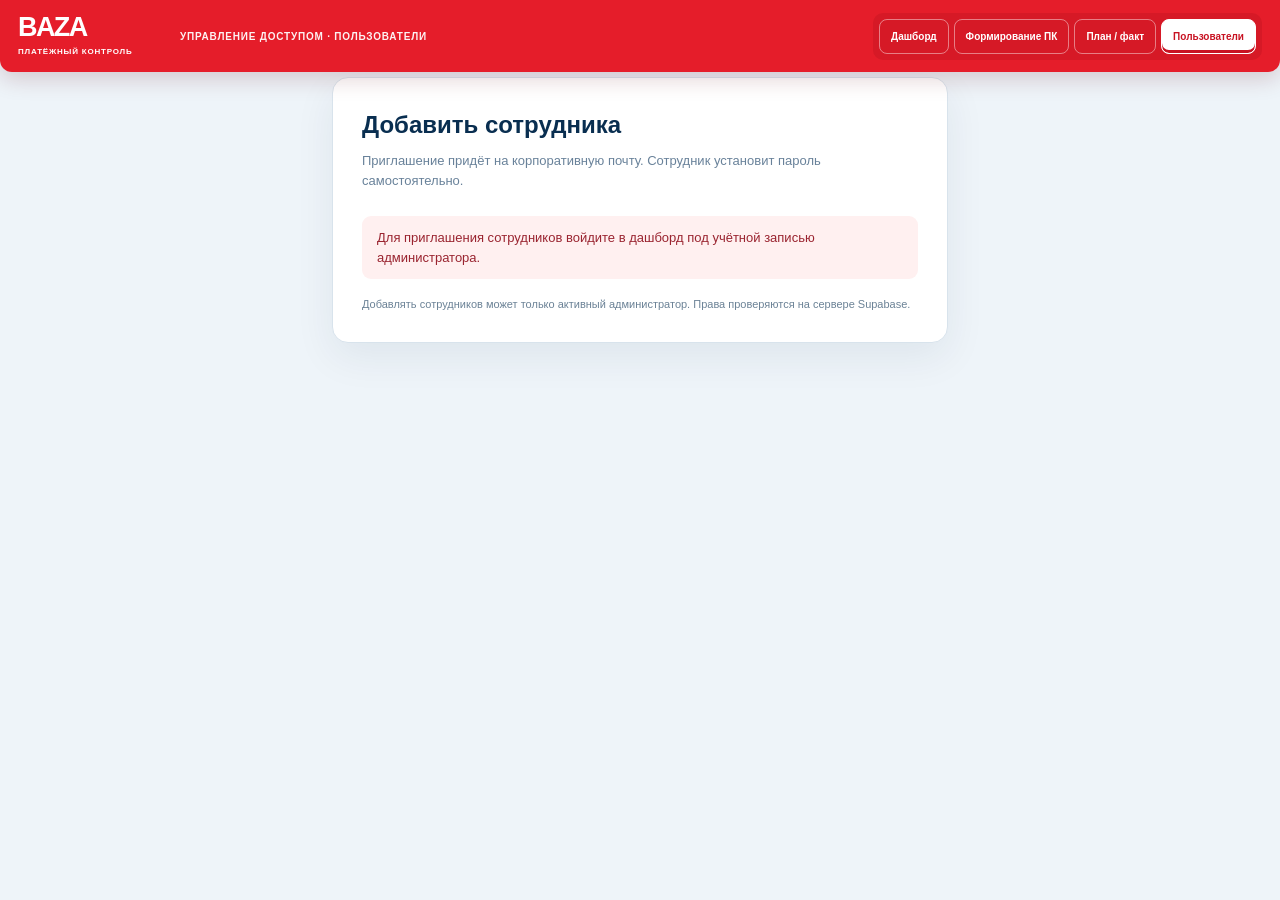
<file: users.html>
<!doctype html>
<html lang="ru">
<head>
<meta charset="utf-8">
<meta name="viewport" content="width=device-width, initial-scale=1">
<meta name="robots" content="noindex,nofollow">
<title>BAZA — Пользователи</title>
<style>
*{box-sizing:border-box}body{margin:0;background:#eef4f9;font-family:Arial,Helvetica,sans-serif;color:#092e50;line-height:1.5}
header{display:flex;justify-content:space-between;gap:12px;align-items:center;margin:auto;max-width:900px;padding:25px 22px}
.brand{font-size:31px;font-weight:900;letter-spacing:-2px;color:#df1a2a}.brand small{display:block;font-size:9px;letter-spacing:1.6px;color:#6a829a}
a{color:#215d91;text-decoration:none;font-size:13px}a:hover{text-decoration:underline}
main{max-width:660px;padding:0 22px 42px;margin:5px auto}
.card{padding:29px;background:#fff;border:1px solid #d8e3ec;box-shadow:0 14px 40px rgba(6,40,70,.07);border-radius:16px}
h1{font-size:24px;margin:0 0 8px}.sub{font-size:13px;color:#69829a;margin:0 0 26px}
label{display:block;font-weight:700;font-size:11px;text-transform:uppercase;color:#5c758c;letter-spacing:.06em;margin:16px 0 5px}
input,select{width:100%;height:43px;border:1px solid #c9d9e7;border-radius:8px;padding:8px 11px;color:#103857;background:#fff;font-size:14px}
input:focus,select:focus{outline:2px solid #a6c8e8}
button{background:#092f53;color:#fff;border:0;border-radius:9px;padding:13px 20px;font-weight:700;cursor:pointer;font-size:13px;margin-top:22px;width:100%}
button:hover{background:#174c77}button:disabled{opacity:.6;cursor:wait}
.note{padding:12px 15px;border-radius:9px;background:#f0f5f9;color:#55748d;margin:16px 0;font-size:13px}
.success{background:#e9f6ed;color:#1f683c}.error{background:#fff0f0;color:#9a2430}
[hidden]{display:none!important}.small{margin-top:17px;color:#6b8296;font-size:11px}

.preset-panel{border-top:1px solid #e0eaf2;margin-top:25px;padding-top:20px}
.preset-panel h2{font-size:18px;margin:0 0 5px}
.preset-panel p{font-size:12px;color:#70879a;margin:0 0 12px}
.preset-row{display:flex;justify-content:space-between;align-items:center;gap:12px;border:1px solid #d9e6ee;border-radius:10px;padding:13px;margin:9px 0}
.preset-row strong{display:block;font-size:13px}.preset-row small{display:block;color:#6c8194;font-size:11px;margin:5px 0}
.preset-row .preset-state{display:block;color:#55768e;font-size:11px}
.preset-row .preset-state.sent{color:#1e7546}.preset-row .preset-state.failed{color:#a51f31}
.preset-row button{width:auto;margin:0;flex:none;padding:9px 14px}
#inviteBoth{margin-top:11px;background:#e51d2a}
@media(max-width:620px){.preset-row{align-items:stretch;flex-direction:column}.preset-row button{width:100%}}


/* Shared BAZA red navigation header */
.topbar{min-height:72px;height:auto;max-width:1500px;margin:0 auto;display:flex;align-items:center;gap:12px;padding:10px 18px;background:#e51d2a!important;color:#fff;position:sticky;top:0;z-index:50;border-radius:0 0 12px 12px;box-shadow:0 7px 22px #66101b30;border-bottom:0}
.topbar .brand{flex:none;width:auto;min-width:150px;color:#fff;text-decoration:none}
.topbar .brand b{display:block;color:#fff!important;font-size:27px;line-height:1;letter-spacing:-1.6px}
.topbar .brand small{display:block;color:#fff!important;font-size:8px;font-weight:900;letter-spacing:.1em;margin-top:5px}
.topbar .period{flex:1;min-width:145px;color:#fff!important;opacity:.94;font-size:10px;font-weight:800;letter-spacing:.08em}
.topbar .nav{display:flex;align-items:center;gap:5px;padding:6px;border-radius:10px;background:#82001126;overflow-x:auto;scrollbar-width:thin;flex:0 1 auto}
.topbar .nav a{display:inline-flex;align-items:center;justify-content:center;white-space:nowrap;padding:9px 11px;border:1px solid #ffffff70;border-radius:8px;background:transparent;color:#fff!important;text-decoration:none;font-size:10px;font-weight:800;margin:0}
.topbar .nav a:hover{background:#ffffff20}
.topbar .nav a.active,.topbar .nav a[aria-current="page"]{background:#fff!important;color:#c81323!important;border-color:#fff;box-shadow:inset 0 -3px 0 #c81323}
.topbar .user-tools{display:flex;align-items:center;gap:8px;color:#fff;font-size:9px;white-space:nowrap}
.topbar .user-tools button{background:#fff;color:#123b67;border:0;border-radius:6px;padding:7px 9px;cursor:pointer}
@media(max-width:1240px){.topbar{flex-wrap:wrap}.topbar .period{order:2}.topbar .nav{order:3;flex:1 0 100%;max-width:100%}.topbar .user-tools{margin-left:auto}}
@media(max-width:560px){.topbar{padding:9px 10px;gap:8px}.topbar .brand{min-width:118px}.topbar .period{min-width:0;font-size:8px}.topbar .nav{width:100%}.topbar .nav a{padding:8px 9px;font-size:9px}}
</style>
</head>
<body>
<header class="topbar"><a href="index.html#dashboard" class="brand" aria-label="BAZA, платёжный контроль"><b>BAZA</b><small>ПЛАТЁЖНЫЙ КОНТРОЛЬ</small></a><div class="period">УПРАВЛЕНИЕ ДОСТУПОМ · ПОЛЬЗОВАТЕЛИ</div><nav class="nav"><a href="index.html#dashboard">Дашборд</a><a href="calendar.html">Формирование ПК</a><a href="plan-fact.html">План / факт</a><a id="usersLink" href="users.html" class="active" aria-current="page">Пользователи</a></nav></header>
<main>
 <section class="card">
  <h1>Добавить сотрудника</h1>
  <p class="sub">Приглашение придёт на корпоративную почту. Сотрудник установит пароль самостоятельно.</p>
  <div class="note" id="state" role="status">Проверяем права администратора…</div>
  <form id="userForm" hidden>
   <label for="fullName">Имя и фамилия</label>
   <input id="fullName" name="fullName" type="text" placeholder="Имя и фамилия" required minlength="3" maxlength="140" autocomplete="name">
   <label for="email">Корпоративная почта</label>
   <input id="email" name="email" type="email" placeholder="user@baza.bz" required autocomplete="email">
   <label for="role">Роль</label>
   <select id="role" name="role">
    <option value="approver" selected>Согласующий — просмотр и согласование платежей</option>
    <option value="viewer">Наблюдатель — только просмотр</option>
   </select>
   <button id="sendInvite" type="submit">Создать пользователя и отправить приглашение</button>
  </form>

 <div class="preset-panel" id="presetInvites" hidden>
  <h2>Новые сотрудники</h2>
  <p>Отправьте приглашения на рабочую почту. Пароль сотрудники зададут по ссылке из письма.</p>
  <div class="preset-row" data-preset="mukina">
    <div><strong>Светлана Мукина</strong><small>s.mukina@baza.bz · Просмотр: дашборды и реестр без права согласования</small><span class="preset-state" id="statusMukina">Ожидает приглашения</span></div>
    <button type="button" data-invite="mukina">Пригласить</button>
  </div>
  <div class="preset-row" data-preset="reshetova">
    <div><strong>Ольга Решетова</strong><small>o.reshetova@baza.bz · Согласователь: просмотр и согласование платежей</small><span class="preset-state" id="statusReshetova">Ожидает приглашения</span></div>
    <button type="button" data-invite="reshetova">Пригласить</button>
  </div>
  <button type="button" id="inviteBoth">Отправить оба приглашения</button>
 </div>
  <div class="small">Добавлять сотрудников может только активный администратор. Права проверяются на сервере Supabase.</div>
 </section>
</main>
<script src="auth-session.js?v=3"></script>
<script>
(function(){
 const SUPABASE_URL="https://duvdlpzwxtuwbwyggpla.supabase.co";
 const PUBLISHABLE_KEY="sb_publishable_WBg9viktHBpz9lw1Nwqtyw_49Src_lU";
 const session=window.BazaSession;session.configure({url:SUPABASE_URL,key:PUBLISHABLE_KEY});session.start();
 const state=document.getElementById('state'),form=document.getElementById('userForm');
 const submit=document.getElementById('sendInvite');
 const authHeaders=t=>({apikey:PUBLISHABLE_KEY,Authorization:'Bearer '+t});
 function show(message,kind){
  state.textContent=message;state.className='note'+(kind?' '+kind:'');
 }
 async function adminToken(){
  if(!session.token()&&!session.refreshToken())return null;
  const response=await session.fetch(SUPABASE_URL+'/auth/v1/user',{headers:authHeaders(session.token())});
  if(response.status===401)return null;
  if(!response.ok)throw Error('Supabase: ошибка подтверждения входа HTTP '+response.status);
  const user=await response.json();
  const profileRes=await session.fetch(SUPABASE_URL+'/rest/v1/user_profiles?select=role,is_active&id=eq.'+encodeURIComponent(user.id),{headers:authHeaders(session.token())});
  if(!profileRes.ok)throw Error('Supabase: ошибка чтения профиля HTTP '+profileRes.status);
  const profiles=await profileRes.json();
  if(profiles[0]?.role!=='admin'||profiles[0]?.is_active!==true)return null;
  return session.token();
 }
 async function init(){
  try{
   if(!(await adminToken())){show('Для приглашения сотрудников войдите в дашборд под учётной записью администратора.', 'error');return;}
   show('Права администратора подтверждены. Можно отправить подготовленные приглашения или добавить другого сотрудника.','success');
   form.hidden=false;
   document.getElementById('presetInvites').hidden=false;
  }catch(err){show('Не удалось проверить сессию: '+(err.message||'ошибка соединения'), 'error');}
 }
 form.addEventListener('submit',async event=>{
  event.preventDefault();
  submit.disabled=true;submit.textContent='Отправляем приглашение…';
  try{
   const token=await adminToken();
   if(!token)throw new Error('Сессия администратора недействительна. Откройте дашборд и войдите снова.');
   const input={full_name:document.getElementById('fullName').value.trim(),email:document.getElementById('email').value.trim(),role:document.getElementById('role').value};
   const res=await session.fetch(SUPABASE_URL+'/functions/v1/baza-invite-user',{
    method:'POST',headers:{...authHeaders(token),'Content-Type':'application/json'},
    body:JSON.stringify(input)
   });
   const result=await res.json().catch(()=>({}));
   if(!res.ok)throw new Error(result.error||'Не удалось создать пользователя: HTTP '+res.status);
   if(!result.ok)throw new Error('Supabase не подтвердил создание приглашения.');
   const roleName=input.role==='approver'?'Согласующий':'Наблюдатель';
   show('Приглашение создано для '+input.full_name+' ('+input.email+'). Роль: '+roleName+'. Supabase принял отправку письма. Доставку в почтовый ящик необходимо проверить.', 'success');
   form.hidden=true;
  }catch(err){
   show(err.message||'Ошибка отправки приглашения','error');
  }finally{submit.disabled=false;submit.textContent='Создать пользователя и отправить приглашение';}
 });

 const presets={
  mukina:{full_name:'Светлана Мукина',email:'s.mukina@baza.bz',role:'viewer',status:'statusMukina'},
  reshetova:{full_name:'Ольга Решетова',email:'o.reshetova@baza.bz',role:'approver',status:'statusReshetova'}
 };
 const successfullyInvited=new Set();
 async function sendPreset(code){
  const p=presets[code];if(!p||successfullyInvited.has(code))return true;
  const button=document.querySelector('[data-invite="'+code+'"]');
  const message=document.getElementById(p.status);
  button.disabled=true;button.textContent='Отправляем…';
  message.className='preset-state';message.textContent='Отправка приглашения…';
  try{
   const token=await adminToken();
   if(!token)throw new Error('Войдите в систему под администратором.');
   const res=await session.fetch(SUPABASE_URL+'/functions/v1/baza-invite-user',{
    method:'POST',headers:{...authHeaders(token),'Content-Type':'application/json'},
    body:JSON.stringify({full_name:p.full_name,email:p.email,role:p.role})
   });
   const result=await res.json().catch(()=>({}));
   if(!res.ok||result.ok!==true)throw new Error(result.error||'Приглашение не подтверждено (HTTP '+res.status+')');
   successfullyInvited.add(code);
   button.textContent='Отправлено';
   message.textContent='Приглашение принято Supabase; проверьте доставку письма.';
   message.className='preset-state sent';
   return true;
  }catch(err){
   message.textContent=err.message||'Ошибка отправки';
   message.className='preset-state failed';
   button.disabled=false;button.textContent='Повторить';
   return false;
  }
 }
 document.querySelectorAll('[data-invite]').forEach(btn=>btn.addEventListener('click',()=>sendPreset(btn.dataset.invite)));
 document.getElementById('inviteBoth').addEventListener('click',async e=>{
  const btn=e.currentTarget;btn.disabled=true;btn.textContent='Отправляем…';
  try{
   await sendPreset('mukina');
   await sendPreset('reshetova');
   btn.textContent=successfullyInvited.size===2?'Оба приглашения отправлены':'Повторить неотправленные';
  }finally{btn.disabled=false;}
 });

 init();
})();
</script>
</body>
</html>
</file>
<file: group-cash-main.css>
/* Group cash movement bridge for main BAZA dashboard */
body.auth-locked #groupCashBridge{display:none!important}
#groupCashBridge{margin:18px 0;padding:18px 19px;background:#fff;border:1px solid #cfdfed;border-radius:13px}
#groupCashBridge .gcb-heading{display:flex;gap:14px;justify-content:space-between;align-items:start;flex-wrap:wrap}
#groupCashBridge .gcb-eyebrow{font-size:9px;letter-spacing:.1em;font-weight:900;color:#61839f}
#groupCashBridge h3{font-size:16px;color:#173e60;margin:5px 0}
#groupCashBridge p{font-size:10px;color:#738da4;line-height:1.6;margin:6px 0}
#groupCashBridge .gcb-week{display:flex;align-items:center;gap:8px;flex-wrap:wrap}
#groupCashBridge label{font-size:10px;font-weight:800;color:#4f7899}
#groupCashBridge select{background:white;border:1px solid #cbdfeb;padding:9px;border-radius:8px;color:#173f60;font-size:11px}
#groupCashBridge .gcb-week button{border:1px solid #bcd5e7;background:#f4f9fd;border-radius:8px;padding:9px 12px;cursor:pointer;color:#22577e;font-size:10px;font-weight:800}
#groupCashBridge .gcb-cards{display:grid;grid-template-columns:repeat(4,minmax(0,1fr));gap:10px;margin:14px 0}
#groupCashBridge .gcb-card{display:flex;flex-direction:column;gap:8px;min-width:0;text-align:left;border:1px solid #d6e5ef;background:#f9fcfe;border-radius:11px;padding:15px 12px;cursor:pointer;color:#153c59}
#groupCashBridge .gcb-card:hover,#groupCashBridge .gcb-card:focus-visible{outline:2px solid #b9d5e8}
#groupCashBridge .gcb-card span{font-size:9px;font-weight:900;color:#6b8aa1;display:flex;justify-content:space-between;gap:5px;letter-spacing:.04em}
#groupCashBridge .gcb-card strong{font-size:clamp(15px,1.7vw,22px);white-space:nowrap}
#groupCashBridge .gcb-card small{font-size:9px;color:#7c95a9;line-height:1.5}
#groupCashBridge .gcb-card[data-kind=income]{background:#f2faf5;border-color:#cfe6d8}
#groupCashBridge .gcb-card[data-kind=income] strong{color:#23744c}
#groupCashBridge .gcb-card[data-kind=expense]{background:#fff6f7;border-color:#eed0d6}
#groupCashBridge .gcb-card[data-kind=expense] strong{color:#b83246}
#groupCashBridge .gcb-card[data-kind=closing]{background:#153d62;color:white;border-color:#153d62}
#groupCashBridge .gcb-card[data-kind=closing] span,#groupCashBridge .gcb-card[data-kind=closing] small{color:#b5cfe0}
#groupCashBridge .gcb-bottom{display:flex;align-items:center;gap:12px;flex-wrap:wrap;border-top:1px solid #e1eaf1;padding-top:11px}
#groupCashBridge .gcb-net{font-size:11px;color:#17476d;font-weight:900}
#groupCashBridge .gcb-vgo{padding:7px 10px;background:#f2f7fc;border:1px solid #c9ddeb;border-radius:8px;cursor:pointer;color:#1d5c89;font-size:10px;font-weight:800}
#groupCashBridge .gcb-coverage{font-size:10px;color:#66849a}
#groupCashBridge .gcb-alert{background:#fff8e9;border:1px solid #e8d4ae;border-radius:8px;padding:10px 12px;color:#835f2a;font-size:10px;line-height:1.7;margin-top:11px}
#groupCashBridge .gcb-alert[hidden]{display:none}
.gcb-modal{position:fixed;inset:0;z-index:9900;background:rgba(5,27,48,.68);display:none;align-items:center;justify-content:center;padding:18px}
.gcb-modal.open{display:flex}
.gcb-modal-box{width:min(1100px,100%);max-height:90vh;display:flex;flex-direction:column;background:white;border-radius:14px;overflow:hidden;box-shadow:0 25px 70px #071b3355}
.gcb-modal-head{display:flex;align-items:start;justify-content:space-between;gap:12px;padding:18px 19px;border-bottom:1px solid #e0e9f1}
.gcb-modal-head h3{font-size:17px;color:#174166;margin:0}
.gcb-modal-head p{font-size:11px;color:#6b88a0;margin:7px 0 0}
.gcb-modal-head button{background:#fff;border:1px solid #cbdce7;border-radius:8px;padding:7px 13px;cursor:pointer;font-size:15px}
.gcb-modal-tools{background:#f8fbfe;padding:11px 18px;display:flex;gap:10px;align-items:center;justify-content:space-between;flex-wrap:wrap}
.gcb-modal-tools input{border:1px solid #c6d9e8;border-radius:8px;background:white;color:#1a4869;padding:9px 10px;min-width:230px;flex:1;font-size:11px}
.gcb-modal-tools strong{color:#214e70;font-size:12px}
.gcb-modal-table{flex:1;overflow:auto;padding:0 12px}
.gcb-modal table{width:100%;min-width:850px;border-collapse:collapse}
.gcb-modal th{position:sticky;top:0;z-index:1;padding:11px 8px;background:#f1f7fb;color:#5e7e95;font-size:9px;text-align:left}
.gcb-modal td{border-bottom:1px solid #e5edf3;color:#204764;padding:10px 8px;font-size:10px;vertical-align:top}
.gcb-modal th:last-child,.gcb-modal td:last-child{text-align:right;white-space:nowrap;font-weight:800}
.gcb-modal .gcb-unmatched{color:#ab6b21}
.gcb-modal-foot{padding:11px 18px;font-size:10px;line-height:1.65;color:#778fa3;border-top:1px solid #e5edf3}
@media(max-width:890px){#groupCashBridge .gcb-cards{grid-template-columns:repeat(2,minmax(0,1fr))}}
@media(max-width:520px){#groupCashBridge .gcb-cards{grid-template-columns:1fr}#groupCashBridge .gcb-card strong{font-size:20px}}
</file>
